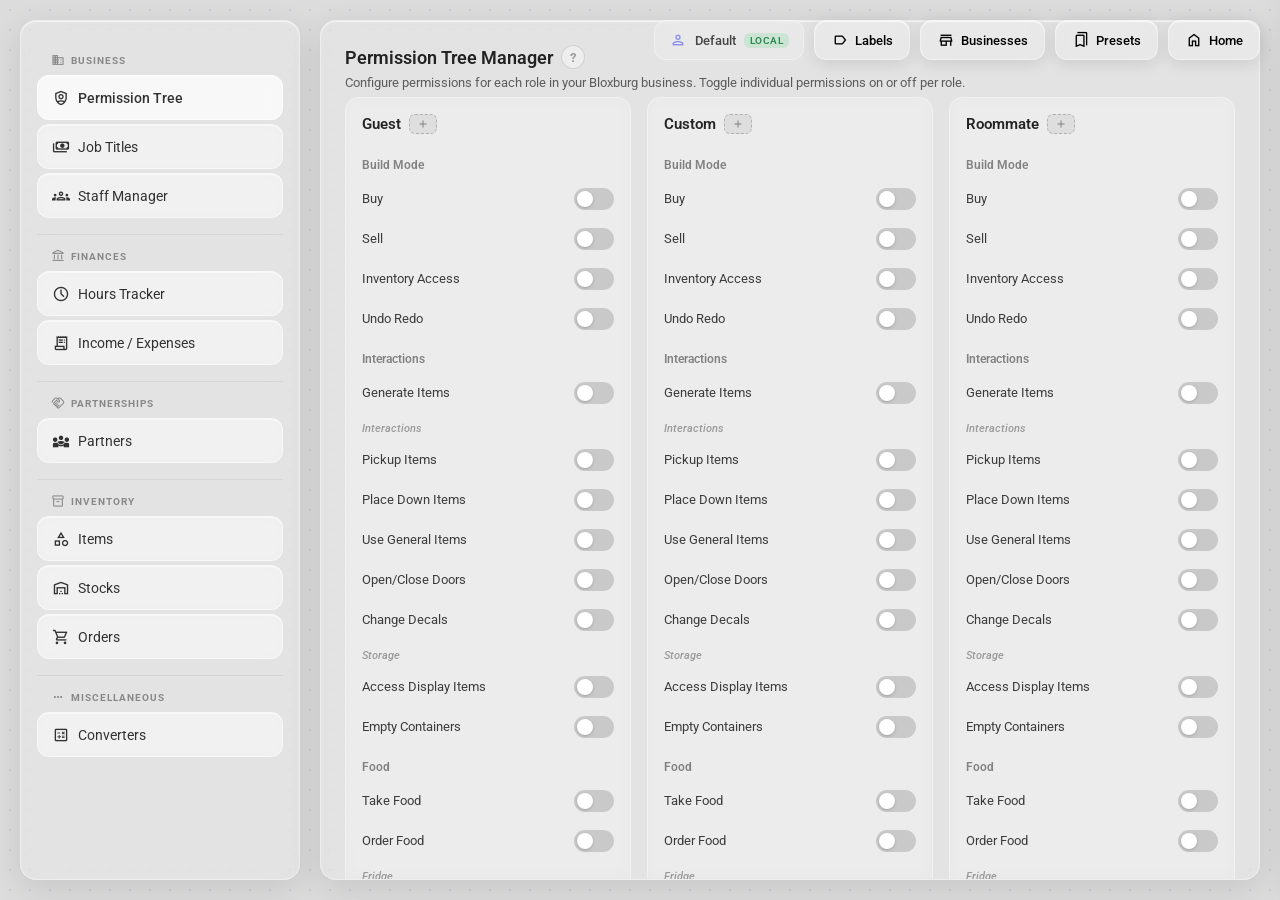
<file: bbbusinessman/index.html>
<!DOCTYPE html>
<html lang="en">

<head>
    <meta charset="UTF-8">
    <meta name="viewport" content="width=device-width, initial-scale=1.0">
    <title>Bloxburg Business Manager</title>

    <link rel="shortcut icon" href="/media/100006.png" type="image/x-icon">
    
    <link rel="stylesheet" href="https://fonts.googleapis.com/css2?family=Roboto:wght@300;400;500;600;700&display=swap" />
    <link rel="stylesheet" href="https://fonts.googleapis.com/css2?family=Material+Symbols+Outlined:opsz,wght,FILL,GRAD@20..48,100..700,0..1,-50..200" />
    <style>
        * {
            box-sizing: border-box;
            margin: 0;
            padding: 0;
            font-family: 'Roboto', sans-serif;
        }

        body {
            background: #DCDCDC url('https://cdn.ecxogames.ca/ecxogames/assets/794037.png') no-repeat center center / cover;
            color: black;
            display: flex;
            flex-direction: column;
            height: 100vh;
            overflow: hidden;
            position: relative;
        }

        .gridOverlay {
            position: absolute;
            top: 0;
            left: 0;
            width: 100vw;
            height: 100vh;
            z-index: 1;
            background-image: radial-gradient(circle, rgba(99, 102, 241, 0.15) 1px, transparent 1px);
            background-size: 20px 20px;
            pointer-events: none;
        }

        /* Themed UI controls */
        .GTextBtn {
            padding: 10px 16px;
            font-size: 13px;
            font-weight: 500;
            border: 1px solid rgba(255, 255, 255, 0.4);
            border-radius: 12px;
            background: rgba(255, 255, 255, 0.2);
            backdrop-filter: blur(12px);
            -webkit-backdrop-filter: blur(12px);
            color: black;
            cursor: pointer;
            transition: transform 0.2s ease, background 0.2s ease, box-shadow 0.2s ease;
            box-shadow: 0 4px 16px rgba(0, 0, 0, 0.1), inset 0 1px 1px rgba(255, 255, 255, 0.6);
            display: flex;
            align-items: center;
            gap: 6px;
            justify-content: center;
            white-space: nowrap;
        }

        .GTextBtn:hover {
            transform: scale(1.05);
            background: rgba(255, 255, 255, 0.35);
            box-shadow: 0 6px 20px rgba(0, 0, 0, 0.15), inset 0 1px 1px rgba(255, 255, 255, 0.8);
        }

        .GTextBtn .material-symbols-outlined {
            font-size: 18px;
        }

        .GTextBtn.primary {
            background: rgba(99, 102, 241, 0.3);
            border-color: rgba(99, 102, 241, 0.5);
        }

        .GTextBtn.primary:hover {
            background: rgba(99, 102, 241, 0.45);
        }

        .GTextBtn.danger {
            background: rgba(239, 68, 68, 0.2);
            border-color: rgba(239, 68, 68, 0.4);
        }

        .GTextBtn.danger:hover {
            background: rgba(239, 68, 68, 0.35);
        }

        /* Layout structure */
        .MainLayout {
            display: flex;
            width: 100%;
            height: 100vh;
            z-index: 10;
            position: relative;
        }

        /* Sidebar */
        .Sidebar {
            width: 280px;
            margin: 20px;
            height: calc(100vh - 40px);
            border-radius: 16px;
            background: rgba(255, 255, 255, 0.2);
            backdrop-filter: blur(16px);
            -webkit-backdrop-filter: blur(16px);
            border: 1px solid rgba(255, 255, 255, 0.4);
            box-shadow: 0 8px 32px rgba(0, 0, 0, 0.1), inset 0 1px 1px rgba(255, 255, 255, 0.6);
            padding: 24px 16px;
            display: flex;
            flex-direction: column;
            gap: 10px;
            overflow-y: auto;
            position: relative;
            z-index: 10;
            flex-shrink: 0;
        }

        .Sidebar::-webkit-scrollbar {
            width: 6px;
        }

        .Sidebar::-webkit-scrollbar-track {
            background: transparent;
        }

        .Sidebar::-webkit-scrollbar-thumb {
            background: rgba(0, 0, 0, 0.15);
            border-radius: 4px;
        }

        .SidebarTab {
            padding: 12px 14px;
            font-size: 14px;
            font-weight: 400;
            border: 1px solid rgba(255, 255, 255, 0.5);
            border-top-width: 2px;
            border-radius: 12px;
            background: rgba(255, 255, 255, 0.4);
            backdrop-filter: blur(8px);
            -webkit-backdrop-filter: blur(8px);
            color: rgba(0, 0, 0, 0.8);
            cursor: pointer;
            transition: all 0.2s ease;
            display: flex;
            align-items: center;
            gap: 8px;
        }

        .SidebarTab:hover {
            background: rgba(255, 255, 255, 0.55);
        }

        .SidebarTab.active {
            background: rgba(255, 255, 255, 0.7);
            border-color: rgba(255, 255, 255, 0.75);
            font-weight: 500;
        }

        .SidebarTab.inactive {
            opacity: 0.5;
        }

        /* Content Area */
        .ContentArea {
            flex: 1;
            margin: 20px 20px 20px 0;
            border-radius: 16px;
            background: rgba(255, 255, 255, 0.2);
            backdrop-filter: blur(16px);
            -webkit-backdrop-filter: blur(16px);
            border: 1px solid rgba(255, 255, 255, 0.4);
            box-shadow: 0 8px 32px rgba(0, 0, 0, 0.1), inset 0 1px 1px rgba(255, 255, 255, 0.6);
            padding: 24px;
            display: flex;
            flex-direction: column;
            gap: 16px;
            overflow-y: auto;
            position: relative;
            z-index: 10;
        }

        .ContentArea::-webkit-scrollbar {
            width: 6px;
        }

        .ContentArea::-webkit-scrollbar-track {
            background: transparent;
        }

        .ContentArea::-webkit-scrollbar-thumb {
            background: rgba(0, 0, 0, 0.15);
            border-radius: 4px;
        }

        .ContentTitle {
            font-size: 18px;
            font-weight: 600;
            color: rgba(0, 0, 0, 0.85);
        }

        .ContentDesc {
            font-size: 13px;
            color: rgba(0, 0, 0, 0.6);
            line-height: 1.5;
        }

        /* Page visibility */
        .page {
            display: none;
            flex-direction: column;
            gap: 16px;
            flex: 1;
        }

        .page.active {
            display: flex;
            gap: 4px;
        }

        /* ===== PERMISSION TREE MANAGER ===== */
        .PermissionGrid {
            display: grid;
            grid-template-columns: repeat(auto-fit, minmax(220px, 1fr));
            gap: 16px;
            flex: 1;
        }

        .RoleColumn {
            background: rgba(255, 255, 255, 0.15);
            border: 1px solid rgba(255, 255, 255, 0.35);
            border-radius: 14px;
            padding: 16px;
            display: flex;
            flex-direction: column;
            gap: 6px;
            backdrop-filter: blur(6px);
            -webkit-backdrop-filter: blur(6px);
        }

        .RoleHeader {
            display: flex;
            align-items: center;
            gap: 8px;
            margin-bottom: 8px;
            position: relative;
        }

        .RoleName {
            font-size: 15px;
            font-weight: 600;
            color: rgba(0, 0, 0, 0.85);
        }

        .RoleLabel {
            font-size: 11px;
            padding: 2px 8px;
            border-radius: 6px;
            background: rgba(255, 255, 255, 0.45);
            border: 1px solid rgba(255, 255, 255, 0.6);
            color: rgba(0, 0, 0, 0.6);
            font-weight: 500;
        }

        .PermCategory {
            font-size: 12px;
            font-weight: 600;
            color: rgba(0, 0, 0, 0.45);
            margin-top: 10px;
            margin-bottom: 4px;
            text-transform: capitalize;
        }

        .PermCategory:first-of-type {
            margin-top: 0;
        }

        .PermRow {
            display: flex;
            align-items: center;
            justify-content: space-between;
            padding: 6px 0;
        }

        .PermName {
            font-size: 13px;
            color: rgba(0, 0, 0, 0.75);
        }

        /* Toggle Switch */
        .toggle {
            position: relative;
            width: 40px;
            height: 22px;
            flex-shrink: 0;
        }

        .toggle input {
            opacity: 0;
            width: 0;
            height: 0;
        }

        .toggle-slider {
            position: absolute;
            cursor: pointer;
            top: 0;
            left: 0;
            right: 0;
            bottom: 0;
            background-color: rgba(0, 0, 0, 0.15);
            transition: 0.3s;
            border-radius: 22px;
        }

        .toggle-slider:before {
            position: absolute;
            content: "";
            height: 16px;
            width: 16px;
            left: 3px;
            bottom: 3px;
            background-color: white;
            transition: 0.3s;
            border-radius: 50%;
            box-shadow: 0 1px 3px rgba(0, 0, 0, 0.2);
        }

        .toggle input:checked + .toggle-slider {
            background-color: rgba(99, 102, 241, 0.7);
        }

        .toggle input:checked + .toggle-slider:before {
            transform: translateX(18px);
        }

        .PermSubCategory {
            font-size: 11px;
            color: rgba(0, 0, 0, 0.35);
            margin-top: 6px;
            margin-bottom: 2px;
            font-weight: 500;
            font-style: italic;
        }

        /* ===== SALARY MANAGER ===== */
        .SalarySection {
            display: flex;
            flex-direction: column;
            gap: 16px;
        }

        .form-group {
            display: flex;
            flex-direction: column;
            gap: 6px;
        }

        .form-group label {
            font-size: 13px;
            font-weight: 600;
            color: rgba(0, 0, 0, 0.7);
        }

        .form-group input,
        .form-group select {
            background: rgba(255, 255, 255, 0.3);
            border: 1px solid rgba(255, 255, 255, 0.5);
            color: black;
            padding: 10px 12px;
            border-radius: 8px;
            font-size: 13px;
            outline: none;
            backdrop-filter: blur(4px);
            transition: all 0.2s ease;
            font-family: 'Roboto', sans-serif;
        }

        .form-group input:focus,
        .form-group select:focus {
            background: rgba(255, 255, 255, 0.5);
            border-color: rgba(99, 102, 241, 0.6);
            box-shadow: 0 0 0 3px rgba(99, 102, 241, 0.2);
        }

        .form-group input::placeholder {
            color: rgba(0, 0, 0, 0.35);
        }

        .InputRow {
            display: flex;
            gap: 8px;
            align-items: flex-end;
        }

        .InputRow .form-group {
            flex: 1;
            min-width: 0;
        }

        .JobTitleList {
            display: flex;
            flex-direction: column;
            gap: 8px;
        }

        .JobTitleItem {
            display: flex;
            align-items: center;
            justify-content: space-between;
            background: rgba(255, 255, 255, 0.3);
            border: 1px solid rgba(255, 255, 255, 0.5);
            border-radius: 12px;
            padding: 12px 16px;
            backdrop-filter: blur(4px);
            -webkit-backdrop-filter: blur(4px);
            transition: all 0.2s ease;
        }

        .JobTitleItem:hover {
            background: rgba(255, 255, 255, 0.4);
        }

        .JobTitleItem.editing {
            border-color: rgba(99, 102, 241, 0.5);
            background: rgba(255, 255, 255, 0.45);
        }

        .JobTitleInfo {
            display: flex;
            flex-direction: column;
            gap: 2px;
        }

        .JobTitleName {
            font-size: 14px;
            font-weight: 500;
            color: rgba(0, 0, 0, 0.85);
        }

        .JobTitleLevel {
            font-size: 12px;
            color: rgba(0, 0, 0, 0.5);
        }

        .JobTitleWage {
            font-size: 16px;
            font-weight: 600;
            color: rgba(99, 102, 241, 0.9);
            min-width: 80px;
            text-align: right;
        }

        .JobTitleActions {
            display: flex;
            align-items: center;
            gap: 10px;
        }

        .RemoveJobBtn {
            background: none;
            border: none;
            cursor: pointer;
            color: rgba(239, 68, 68, 0.7);
            padding: 4px;
            border-radius: 6px;
            display: flex;
            align-items: center;
            justify-content: center;
            transition: all 0.2s;
        }

        .RemoveJobBtn:hover {
            background: rgba(239, 68, 68, 0.1);
            color: rgba(239, 68, 68, 0.9);
        }

        .JobActionBtn {
            background: none;
            border: none;
            cursor: pointer;
            color: rgba(0, 0, 0, 0.35);
            padding: 4px;
            border-radius: 6px;
            display: flex;
            align-items: center;
            justify-content: center;
            transition: all 0.2s;
        }

        .JobActionBtn:hover {
            background: rgba(99, 102, 241, 0.1);
            color: rgba(99, 102, 241, 0.8);
        }

        .JobCountBadge {
            display: inline-flex;
            align-items: center;
            justify-content: center;
            min-width: 22px;
            height: 22px;
            font-size: 11px;
            font-weight: 600;
            border-radius: 6px;
            background: rgba(99, 102, 241, 0.12);
            color: rgba(99, 102, 241, 0.85);
            border: 1px solid rgba(99, 102, 241, 0.2);
            padding: 0 5px;
        }

        .JobTotalCost {
            font-size: 11px;
            color: rgba(0, 0, 0, 0.4);
            text-align: right;
        }

        /* Budget Progress Bar */
        .BudgetBar {
            position: relative;
            height: 10px;
            background: rgba(0, 0, 0, 0.08);
            border-radius: 5px;
            overflow: hidden;
            display: flex;
        }

        .BudgetBarSegment {
            height: 100%;
            transition: width 0.4s ease;
            position: relative;
        }

        .BudgetBarSegment:first-child {
            border-radius: 5px 0 0 5px;
        }

        .BudgetBarSegment:last-child {
            border-radius: 0 5px 5px 0;
        }

        .BudgetBarSegment:first-child:last-child {
            border-radius: 5px;
        }

        .BudgetBarSegment + .BudgetBarSegment {
            border-left: 1px solid rgba(255, 255, 255, 0.5);
        }

        .BudgetBarFill {
            height: 100%;
            border-radius: 5px;
            transition: width 0.4s ease, background 0.4s ease;
            background: rgba(99, 102, 241, 0.6);
        }

        .BudgetBarFill.warning {
            background: rgba(245, 158, 11, 0.7);
        }

        .BudgetBarFill.over {
            background: rgba(239, 68, 68, 0.7);
        }

        .BudgetBarLabels {
            display: flex;
            justify-content: space-between;
            font-size: 11px;
            color: rgba(0, 0, 0, 0.45);
            margin-top: 4px;
        }

        .BudgetBarLabels .pct {
            font-weight: 600;
        }

        .BudgetDayTicks {
            display: flex;
            justify-content: space-between;
            margin-top: 2px;
            padding: 0 1px;
        }

        .BudgetDayTick {
            font-size: 9px;
            color: rgba(0, 0, 0, 0.35);
            text-align: center;
            flex: 1;
        }

        .HourlyRate {
            font-size: 11px;
            color: rgba(0, 0, 0, 0.45);
            font-weight: 400;
        }

        /* Inline editing */
        .InlineEditRow {
            display: flex;
            gap: 6px;
            align-items: center;
            padding: 4px 0;
        }

        .InlineEditRow input,
        .InlineEditRow select {
            background: rgba(255, 255, 255, 0.5);
            border: 1px solid rgba(99, 102, 241, 0.3);
            color: black;
            padding: 5px 8px;
            border-radius: 6px;
            font-size: 12px;
            outline: none;
            font-family: 'Roboto', sans-serif;
        }

        .InlineEditRow input:focus,
        .InlineEditRow select:focus {
            border-color: rgba(99, 102, 241, 0.6);
            box-shadow: 0 0 0 2px rgba(99, 102, 241, 0.15);
        }

        .PayStatusLabel {
            font-size: 11px;
            font-weight: 600;
            padding: 2px 8px;
            border-radius: 6px;
            text-transform: uppercase;
            letter-spacing: 0.3px;
            white-space: nowrap;
        }

        .PayStatusLabel.average {
            background: rgba(99, 102, 241, 0.15);
            color: rgba(99, 102, 241, 0.9);
            border: 1px solid rgba(99, 102, 241, 0.3);
        }

        .PayStatusLabel.underpaid {
            background: rgba(239, 68, 68, 0.12);
            color: rgba(220, 38, 38, 0.9);
            border: 1px solid rgba(239, 68, 68, 0.3);
        }

        .PayStatusLabel.overpaid {
            background: rgba(34, 197, 94, 0.12);
            color: rgba(22, 163, 74, 0.9);
            border: 1px solid rgba(34, 197, 94, 0.3);
        }

        .JobTitleRange {
            font-size: 11px;
            color: rgba(0, 0, 0, 0.4);
        }

        .SalaryModeToggle {
            display: flex;
            gap: 4px;
            background: rgba(255, 255, 255, 0.25);
            border: 1px solid rgba(255, 255, 255, 0.45);
            border-radius: 10px;
            padding: 3px;
            align-self: flex-start;
        }

        .SalaryModeToggle button {
            padding: 6px 14px;
            font-size: 12px;
            font-weight: 500;
            border: none;
            border-radius: 8px;
            background: transparent;
            color: rgba(0, 0, 0, 0.6);
            cursor: pointer;
            transition: all 0.2s ease;
            font-family: 'Roboto', sans-serif;
        }

        .SalaryModeToggle button.active {
            background: rgba(255, 255, 255, 0.6);
            color: rgba(0, 0, 0, 0.85);
            box-shadow: 0 2px 8px rgba(0, 0, 0, 0.08);
        }

        .SectionHeader {
            font-size: 14px;
            font-weight: 600;
            color: rgba(0, 0, 0, 0.8);
            margin-top: 4px;
            padding-bottom: 8px;
            border-bottom: 1px solid rgba(0, 0, 0, 0.1);
            text-transform: uppercase;
            letter-spacing: 0.5px;
        }

        .ResultsSummary {
            display: flex;
            gap: 12px;
            flex-wrap: wrap;
        }

        .SummaryCard {
            flex: 1;
            min-width: 140px;
            background: rgba(255, 255, 255, 0.3);
            border: 1px solid rgba(255, 255, 255, 0.5);
            border-radius: 12px;
            padding: 14px 16px;
            backdrop-filter: blur(4px);
            -webkit-backdrop-filter: blur(4px);
        }

        .SummaryCard .label {
            font-size: 11px;
            color: rgba(0, 0, 0, 0.5);
            font-weight: 500;
            text-transform: uppercase;
            letter-spacing: 0.3px;
        }

        .SummaryCard .value {
            font-size: 20px;
            font-weight: 700;
            color: rgba(0, 0, 0, 0.85);
            margin-top: 4px;
        }

        .SummaryCard .sub {
            font-size: 11px;
            color: rgba(0, 0, 0, 0.4);
            margin-top: 2px;
        }

        .EmptyState {
            text-align: center;
            padding: 40px 20px;
            color: rgba(0, 0, 0, 0.4);
            font-size: 14px;
        }

        .EmptyState .material-symbols-outlined {
            font-size: 48px;
            margin-bottom: 12px;
            opacity: 0.4;
        }

        /* Modal Overlay */
        .ModalOverlay {
            position: fixed;
            top: 0; left: 0;
            width: 100vw; height: 100vh;
            background: rgba(0, 0, 0, 0.25);
            backdrop-filter: blur(4px);
            -webkit-backdrop-filter: blur(4px);
            z-index: 1000;
            display: flex;
            align-items: center;
            justify-content: center;
            opacity: 0;
            pointer-events: none;
            transition: opacity 0.25s ease;
        }

        .ModalOverlay.open {
            opacity: 1;
            pointer-events: all;
        }

        .ModalContent {
            background: rgba(255, 255, 255, 0.65);
            backdrop-filter: blur(24px);
            -webkit-backdrop-filter: blur(24px);
            border: 1px solid rgba(255, 255, 255, 0.6);
            border-radius: 18px;
            box-shadow: 0 12px 48px rgba(0, 0, 0, 0.15), inset 0 1px 1px rgba(255, 255, 255, 0.8);
            padding: 28px;
            min-width: 420px;
            max-width: 600px;
            max-height: 80vh;
            overflow-y: auto;
            display: flex;
            flex-direction: column;
            gap: 16px;
        }

        .ModalContent::-webkit-scrollbar { width: 6px; }
        .ModalContent::-webkit-scrollbar-track { background: transparent; }
        .ModalContent::-webkit-scrollbar-thumb { background: rgba(0,0,0,0.12); border-radius: 4px; }

        .ModalTitle {
            font-size: 18px;
            font-weight: 600;
            color: rgba(0, 0, 0, 0.85);
            display: flex;
            align-items: center;
            justify-content: space-between;
        }

        .ModalClose {
            background: none;
            border: none;
            cursor: pointer;
            color: rgba(0, 0, 0, 0.5);
            padding: 4px;
            border-radius: 8px;
            display: flex;
            align-items: center;
            transition: all 0.2s;
        }

        .ModalClose:hover {
            background: rgba(0, 0, 0, 0.06);
            color: rgba(0, 0, 0, 0.8);
        }

        /* Label pills */
        .LabelPill {
            display: inline-flex;
            align-items: center;
            font-size: 11px;
            padding: 2px 8px;
            border-radius: 6px;
            font-weight: 500;
            color: white;
            white-space: nowrap;
            text-shadow: 0 1px 2px rgba(0, 0, 0, 0.2);
        }

        .LabelPills {
            display: flex;
            flex-wrap: wrap;
            gap: 4px;
            align-items: center;
        }

        .AddLabelBtn {
            background: rgba(0, 0, 0, 0.06);
            border: 1px dashed rgba(0, 0, 0, 0.2);
            border-radius: 6px;
            padding: 2px 6px;
            font-size: 11px;
            color: rgba(0, 0, 0, 0.4);
            cursor: pointer;
            display: flex;
            align-items: center;
            transition: all 0.2s;
        }

        .AddLabelBtn:hover {
            background: rgba(0, 0, 0, 0.1);
            color: rgba(0, 0, 0, 0.6);
        }

        /* Label editor rows */
        .LabelEditorRow {
            display: flex;
            align-items: center;
            gap: 8px;
            padding: 8px 12px;
            background: rgba(255, 255, 255, 0.3);
            border: 1px solid rgba(255, 255, 255, 0.5);
            border-radius: 10px;
        }

        .LabelEditorRow input[type="color"] {
            width: 28px;
            height: 28px;
            border: none;
            border-radius: 6px;
            cursor: pointer;
            padding: 0;
            background: none;
        }

        .LabelEditorRow input[type="text"] {
            flex: 1;
            background: rgba(255, 255, 255, 0.4);
            border: 1px solid rgba(255, 255, 255, 0.5);
            color: black;
            padding: 6px 10px;
            border-radius: 6px;
            font-size: 13px;
            outline: none;
            font-family: 'Roboto', sans-serif;
        }

        .LabelEditorRow input[type="text"]:focus {
            border-color: rgba(99, 102, 241, 0.5);
            box-shadow: 0 0 0 2px rgba(99, 102, 241, 0.15);
        }

        /* Range editor rows */
        .RangeEditorRow {
            display: flex;
            align-items: flex-end;
            gap: 8px;
            padding: 10px 12px;
            background: rgba(255, 255, 255, 0.3);
            border: 1px solid rgba(255, 255, 255, 0.5);
            border-radius: 10px;
        }

        .RangeEditorRow .form-group { min-width: 0; }
        .RangeEditorRow label { font-size: 10px !important; color: rgba(0,0,0,0.45) !important; }
        .RangeEditorRow input { width: 100%; }

        /* Label assign dropdown */
        .LabelDropdown {
            position: absolute;
            top: 100%;
            left: 0;
            min-width: 160px;
            background: rgba(255, 255, 255, 0.75);
            backdrop-filter: blur(20px);
            -webkit-backdrop-filter: blur(20px);
            border: 1px solid rgba(255, 255, 255, 0.6);
            border-radius: 10px;
            box-shadow: 0 6px 24px rgba(0, 0, 0, 0.12);
            padding: 6px;
            z-index: 50;
            display: flex;
            flex-direction: column;
            gap: 2px;
        }

        .LabelDropdownItem {
            display: flex;
            align-items: center;
            gap: 8px;
            padding: 6px 10px;
            border-radius: 6px;
            cursor: pointer;
            font-size: 13px;
            color: rgba(0, 0, 0, 0.75);
            transition: background 0.15s;
        }

        .LabelDropdownItem:hover {
            background: rgba(0, 0, 0, 0.06);
        }

        .LabelDropdownItem .check {
            font-size: 16px;
            width: 18px;
            color: rgba(99, 102, 241, 0.8);
        }

        .LabelColorDot {
            width: 12px;
            height: 12px;
            border-radius: 50%;
            flex-shrink: 0;
        }

        /* Preset items */
        .PresetItem {
            display: flex;
            justify-content: space-between;
            align-items: center;
            background: rgba(255, 255, 255, 0.3);
            padding: 12px 16px;
            border-radius: 12px;
            border: 1px solid rgba(255, 255, 255, 0.5);
            backdrop-filter: blur(4px);
        }

        .PresetItem span {
            font-weight: 500;
            font-size: 14px;
        }

        .PresetActions {
            display: flex;
            gap: 6px;
        }

        /* Modal Tabs */
        .ModalTabBar {
            display: flex;
            gap: 4px;
            background: rgba(255, 255, 255, 0.25);
            border: 1px solid rgba(255, 255, 255, 0.45);
            border-radius: 10px;
            padding: 3px;
            align-self: flex-start;
        }

        .ModalTabBtn {
            padding: 6px 14px;
            font-size: 12px;
            font-weight: 500;
            border: none;
            border-radius: 8px;
            background: transparent;
            color: rgba(0, 0, 0, 0.6);
            cursor: pointer;
            transition: all 0.2s ease;
            font-family: 'Roboto', sans-serif;
        }

        .ModalTabBtn.active {
            background: rgba(255, 255, 255, 0.6);
            color: rgba(0, 0, 0, 0.85);
            box-shadow: 0 2px 8px rgba(0, 0, 0, 0.08);
        }

        /* Range slider rows (Customize tab) */
        .RangeSliderRow {
            display: flex;
            align-items: center;
            gap: 12px;
            padding: 12px;
            background: rgba(255, 255, 255, 0.3);
            border: 1px solid rgba(255, 255, 255, 0.5);
            border-radius: 10px;
        }

        .RangeSliderRow .lvl-num {
            font-weight: 600;
            font-size: 13px;
            color: rgba(0, 0, 0, 0.6);
            min-width: 16px;
            text-align: center;
        }

        .RangeSliderRow .slider-block {
            flex: 1;
            display: flex;
            flex-direction: column;
            gap: 6px;
        }

        .RangeSliderRow input[type="range"] {
            width: 100%;
            height: 6px;
            -webkit-appearance: none;
            appearance: none;
            background: rgba(0, 0, 0, 0.1);
            border-radius: 3px;
            outline: none;
        }

        .RangeSliderRow input[type="range"]::-webkit-slider-thumb {
            -webkit-appearance: none;
            width: 18px;
            height: 18px;
            border-radius: 50%;
            background: rgba(99, 102, 241, 0.8);
            cursor: pointer;
            box-shadow: 0 2px 6px rgba(0, 0, 0, 0.2);
        }

        .RangeSliderRow .range-info {
            display: flex;
            justify-content: space-between;
            font-size: 11px;
            color: rgba(0, 0, 0, 0.45);
        }

        .RangeSliderRow .range-mid {
            font-weight: 600;
            color: rgba(99, 102, 241, 0.8);
            font-size: 13px;
        }

        /* ===== BUSINESS LABELS ===== */
        .BusinessLabelPill {
            display: inline-flex;
            align-items: center;
            font-size: 11px;
            padding: 2px 8px;
            border-radius: 6px;
            font-weight: 500;
            color: white;
            white-space: nowrap;
            text-shadow: 0 1px 2px rgba(0, 0, 0, 0.2);
        }

        .BusinessLabelFilter {
            display: flex;
            flex-wrap: wrap;
            gap: 6px;
            align-items: center;
        }

        .BusinessLabelFilterBtn {
            padding: 4px 10px;
            font-size: 11px;
            font-weight: 500;
            border: 1px solid rgba(255, 255, 255, 0.4);
            border-radius: 8px;
            background: rgba(255, 255, 255, 0.2);
            cursor: pointer;
            transition: all 0.2s;
            display: flex;
            align-items: center;
            gap: 4px;
        }

        .BusinessLabelFilterBtn.active {
            background: rgba(255, 255, 255, 0.5);
            border-color: rgba(255, 255, 255, 0.6);
            box-shadow: 0 2px 8px rgba(0, 0, 0, 0.08);
        }

        .BusinessLabelFilterBtn:hover {
            background: rgba(255, 255, 255, 0.35);
        }

        /* ===== STAFF MANAGER ===== */
        .StaffGrid {
            display: grid;
            grid-template-columns: repeat(auto-fill, minmax(200px, 1fr));
            gap: 14px;
        }

        .StaffCard {
            background: rgba(255, 255, 255, 0.3);
            border: 1px solid rgba(255, 255, 255, 0.5);
            border-radius: 14px;
            padding: 16px;
            backdrop-filter: blur(6px);
            -webkit-backdrop-filter: blur(6px);
            display: flex;
            flex-direction: column;
            align-items: center;
            gap: 8px;
            text-align: center;
            transition: all 0.2s ease;
            position: relative;
        }

        .StaffCard:hover {
            background: rgba(255, 255, 255, 0.4);
        }

        .StaffAvatar {
            width: 64px;
            height: 64px;
            border-radius: 50%;
            object-fit: cover;
            border: 2px solid rgba(255, 255, 255, 0.6);
            box-shadow: 0 2px 10px rgba(0, 0, 0, 0.1);
            background: rgba(255, 255, 255, 0.3);
        }

        .StaffAvatarPlaceholder {
            width: 64px;
            height: 64px;
            border-radius: 50%;
            border: 2px solid rgba(255, 255, 255, 0.6);
            box-shadow: 0 2px 10px rgba(0, 0, 0, 0.1);
            background: rgba(99, 102, 241, 0.12);
            display: flex;
            align-items: center;
            justify-content: center;
            color: rgba(99, 102, 241, 0.6);
        }

        .StaffName {
            font-size: 14px;
            font-weight: 600;
            color: rgba(0, 0, 0, 0.85);
        }

        .StaffUsername {
            font-size: 12px;
            color: rgba(0, 0, 0, 0.45);
        }

        .StaffJob {
            font-size: 12px;
            font-weight: 500;
            color: rgba(99, 102, 241, 0.85);
            background: rgba(99, 102, 241, 0.1);
            border: 1px solid rgba(99, 102, 241, 0.2);
            padding: 2px 8px;
            border-radius: 6px;
        }

        .StaffSalary {
            font-size: 13px;
            font-weight: 600;
            color: rgba(0, 0, 0, 0.7);
        }

        .StaffCardActions {
            position: absolute;
            top: 8px;
            right: 8px;
            display: flex;
            gap: 4px;
            opacity: 0;
            transition: opacity 0.2s;
        }

        .StaffCard:hover .StaffCardActions {
            opacity: 1;
        }

        .StaffCardBtn {
            background: rgba(255, 255, 255, 0.5);
            border: 1px solid rgba(255, 255, 255, 0.6);
            border-radius: 6px;
            cursor: pointer;
            padding: 3px;
            display: flex;
            align-items: center;
            justify-content: center;
            transition: all 0.2s;
        }

        .StaffCardBtn:hover {
            background: rgba(255, 255, 255, 0.7);
        }

        .StaffCardBtn.danger:hover {
            background: rgba(239, 68, 68, 0.15);
        }

        .AddStaffCard {
            background: rgba(255, 255, 255, 0.15);
            border: 2px dashed rgba(0, 0, 0, 0.15);
            border-radius: 14px;
            padding: 16px;
            display: flex;
            flex-direction: column;
            align-items: center;
            justify-content: center;
            gap: 8px;
            cursor: pointer;
            transition: all 0.2s ease;
            min-height: 160px;
            color: rgba(0, 0, 0, 0.35);
        }

        .AddStaffCard:hover {
            background: rgba(255, 255, 255, 0.25);
            border-color: rgba(99, 102, 241, 0.3);
            color: rgba(99, 102, 241, 0.6);
        }

        /* Avatar preview in modal */
        .AvatarPreview {
            width: 80px;
            height: 80px;
            border-radius: 50%;
            object-fit: cover;
            border: 2px solid rgba(255, 255, 255, 0.6);
            box-shadow: 0 2px 10px rgba(0, 0, 0, 0.1);
            align-self: center;
        }

        .AvatarPreviewPlaceholder {
            width: 80px;
            height: 80px;
            border-radius: 50%;
            border: 2px dashed rgba(0, 0, 0, 0.15);
            display: flex;
            align-items: center;
            justify-content: center;
            align-self: center;
            color: rgba(0, 0, 0, 0.3);
            background: rgba(255, 255, 255, 0.2);
            cursor: pointer;
        }

        .AvatarPreviewPlaceholder:hover {
            border-color: rgba(99, 102, 241, 0.3);
            color: rgba(99, 102, 241, 0.5);
        }

        /* Top Buttons */
        .TopButtons {
            position: absolute;
            top: 20px;
            right: 20px;
            display: flex;
            gap: 10px;
            z-index: 100;
        }

        /* ===== SIDEBAR CATEGORIES ===== */
        .SidebarCategory {
            display: flex;
            flex-direction: column;
            gap: 4px;
        }

        .SidebarCategoryHeader {
            font-size: 10px;
            font-weight: 700;
            text-transform: uppercase;
            letter-spacing: 1px;
            color: rgba(0, 0, 0, 0.4);
            padding: 8px 14px 4px;
            display: flex;
            align-items: center;
            gap: 6px;
        }

        .SidebarCategoryHeader .material-symbols-outlined {
            font-size: 14px;
        }

        .SidebarCategory + .SidebarCategory {
            margin-top: 6px;
            padding-top: 6px;
            border-top: 1px solid rgba(0, 0, 0, 0.06);
        }

        /* Job disabled state */
        .JobTitleItem.disabled {
            opacity: 0.45;
        }

        .JobTitleItem.disabled .JobTitleName {
            text-decoration: line-through;
        }

        .JobAvailableSlots {
            font-size: 10px;
            font-weight: 500;
            padding: 2px 6px;
            border-radius: 5px;
            white-space: nowrap;
        }

        .JobAvailableSlots.full {
            background: rgba(34, 197, 94, 0.12);
            color: rgba(22, 163, 74, 0.85);
            border: 1px solid rgba(34, 197, 94, 0.25);
        }

        .JobAvailableSlots.partial {
            background: rgba(245, 158, 11, 0.12);
            color: rgba(180, 110, 0, 0.85);
            border: 1px solid rgba(245, 158, 11, 0.25);
        }

        .JobAvailableSlots.empty {
            background: rgba(99, 102, 241, 0.08);
            color: rgba(99, 102, 241, 0.65);
            border: 1px solid rgba(99, 102, 241, 0.2);
        }

        .StaffSalaryBreakdown {
            font-size: 11px;
            color: rgba(0, 0, 0, 0.4);
        }

        /* ===== CONVERTERS ===== */
        .ConverterCard {
            background: rgba(255, 255, 255, 0.3);
            border: 1px solid rgba(255, 255, 255, 0.5);
            border-radius: 14px;
            padding: 20px;
            backdrop-filter: blur(6px);
            display: flex;
            flex-direction: column;
            gap: 14px;
        }

        .ConverterCard .converter-title {
            font-size: 15px;
            font-weight: 600;
            color: rgba(0, 0, 0, 0.85);
            display: flex;
            align-items: center;
            gap: 8px;
        }

        .ConverterRow {
            display: flex;
            align-items: center;
            gap: 12px;
        }

        .ConverterRow .form-group { flex: 1; min-width: 0; }

        .ConverterRow .swap-icon {
            color: rgba(99, 102, 241, 0.6);
            margin-top: 18px;
        }

        .ConverterRate {
            font-size: 12px;
            color: rgba(0, 0, 0, 0.45);
            font-style: italic;
        }

        /* ===== RECORD VIEWS (Hours/Finance) ===== */
        .RecordGrid {
            display: grid;
            grid-template-columns: repeat(auto-fill, minmax(260px, 1fr));
            gap: 14px;
        }

        .RecordCard {
            background: rgba(255, 255, 255, 0.3);
            border: 1px solid rgba(255, 255, 255, 0.5);
            border-radius: 14px;
            padding: 18px;
            backdrop-filter: blur(6px);
            cursor: pointer;
            transition: all 0.2s ease;
            display: flex;
            flex-direction: column;
            gap: 8px;
            position: relative;
        }

        .RecordCard:hover { background: rgba(255, 255, 255, 0.4); }

        .RecordCardTitle {
            font-size: 15px;
            font-weight: 600;
            color: rgba(0, 0, 0, 0.85);
        }

        .RecordCardMeta {
            font-size: 12px;
            color: rgba(0, 0, 0, 0.5);
            display: flex;
            align-items: center;
            gap: 4px;
        }

        .RecordCardStats {
            display: flex;
            gap: 12px;
            font-size: 12px;
            color: rgba(0, 0, 0, 0.5);
        }

        .RecordCardActions {
            position: absolute;
            top: 10px;
            right: 10px;
            display: flex;
            gap: 4px;
            opacity: 0;
            transition: opacity 0.2s;
        }

        .RecordCard:hover .RecordCardActions { opacity: 1; }

        .AddRecordCard {
            background: rgba(255, 255, 255, 0.15);
            border: 2px dashed rgba(0, 0, 0, 0.15);
            border-radius: 14px;
            padding: 18px;
            display: flex;
            flex-direction: column;
            align-items: center;
            justify-content: center;
            gap: 8px;
            cursor: pointer;
            transition: all 0.2s ease;
            min-height: 120px;
            color: rgba(0, 0, 0, 0.35);
        }

        .AddRecordCard:hover {
            background: rgba(255, 255, 255, 0.25);
            border-color: rgba(99, 102, 241, 0.3);
            color: rgba(99, 102, 241, 0.6);
        }

        .BackBtn {
            background: none;
            border: none;
            cursor: pointer;
            padding: 4px;
            border-radius: 8px;
            display: flex;
            align-items: center;
            transition: all 0.2s;
            color: rgba(0, 0, 0, 0.5);
        }

        .BackBtn:hover {
            background: rgba(0, 0, 0, 0.06);
            color: rgba(0, 0, 0, 0.8);
        }

        .TimeEntryRow {
            display: flex;
            align-items: center;
            gap: 10px;
            background: rgba(255, 255, 255, 0.3);
            border: 1px solid rgba(255, 255, 255, 0.5);
            border-radius: 12px;
            padding: 12px 16px;
            backdrop-filter: blur(4px);
        }

        .TimeEntryRow .emp-info { flex: 1; min-width: 0; }

        .TimeEntryRow .emp-name {
            font-size: 14px;
            font-weight: 500;
            color: rgba(0, 0, 0, 0.85);
        }

        .TimeEntryRow .emp-job {
            font-size: 12px;
            color: rgba(99, 102, 241, 0.8);
        }

        .TimeEntryRow input[type="time"] {
            background: rgba(255, 255, 255, 0.5);
            border: 1px solid rgba(255, 255, 255, 0.6);
            color: black;
            padding: 6px 8px;
            border-radius: 6px;
            font-size: 12px;
            outline: none;
            font-family: 'Roboto', sans-serif;
        }

        .TimeEntryRow input[type="time"]:focus {
            border-color: rgba(99, 102, 241, 0.5);
            box-shadow: 0 0 0 2px rgba(99, 102, 241, 0.15);
        }

        .TimeEntryRow .hours-badge {
            font-size: 12px;
            font-weight: 600;
            color: rgba(99, 102, 241, 0.85);
            min-width: 40px;
            text-align: center;
        }

        .TimeEntryRow .pay-badge {
            font-size: 13px;
            font-weight: 600;
            color: rgba(0, 0, 0, 0.7);
            min-width: 60px;
            text-align: right;
        }

        .FinanceEntryRow {
            display: flex;
            align-items: center;
            gap: 10px;
            background: rgba(255, 255, 255, 0.3);
            border: 1px solid rgba(255, 255, 255, 0.5);
            border-radius: 12px;
            padding: 12px 16px;
            backdrop-filter: blur(4px);
        }

        .FinanceEntryRow .entry-type {
            font-size: 11px;
            font-weight: 600;
            padding: 2px 8px;
            border-radius: 6px;
            text-transform: uppercase;
            white-space: nowrap;
        }

        .FinanceEntryRow .entry-type.income {
            background: rgba(34, 197, 94, 0.12);
            color: rgba(22, 163, 74, 0.9);
            border: 1px solid rgba(34, 197, 94, 0.3);
        }

        .FinanceEntryRow .entry-type.expense {
            background: rgba(239, 68, 68, 0.12);
            color: rgba(220, 38, 38, 0.9);
            border: 1px solid rgba(239, 68, 68, 0.3);
        }

        .FinanceEntryRow .entry-desc {
            flex: 1;
            font-size: 14px;
            color: rgba(0, 0, 0, 0.8);
        }

        .FinanceEntryRow .entry-amount {
            font-size: 14px;
            font-weight: 600;
            min-width: 70px;
            text-align: right;
        }

        .FinanceEntryRow .entry-amount.income { color: rgba(22, 163, 74, 0.9); }
        .FinanceEntryRow .entry-amount.expense { color: rgba(220, 38, 38, 0.9); }

        /* ===== PARTNERSHIPS ===== */
        .PartnerGrid {
            display: grid;
            grid-template-columns: repeat(auto-fill, minmax(280px, 1fr));
            gap: 14px;
        }

        .PartnerCard {
            background: rgba(255, 255, 255, 0.3);
            border: 1px solid rgba(255, 255, 255, 0.5);
            border-radius: 14px;
            padding: 18px;
            backdrop-filter: blur(6px);
            cursor: pointer;
            transition: all 0.2s ease;
            display: flex;
            gap: 14px;
            align-items: flex-start;
            position: relative;
        }

        .PartnerCard:hover { background: rgba(255, 255, 255, 0.4); }

        .PartnerLogo {
            width: 52px;
            height: 52px;
            border-radius: 12px;
            object-fit: cover;
            border: 1px solid rgba(255, 255, 255, 0.5);
            background: rgba(255, 255, 255, 0.3);
            flex-shrink: 0;
        }

        .PartnerLogoPlaceholder {
            width: 52px;
            height: 52px;
            border-radius: 12px;
            border: 1px solid rgba(255, 255, 255, 0.5);
            background: rgba(99, 102, 241, 0.08);
            display: flex;
            align-items: center;
            justify-content: center;
            color: rgba(99, 102, 241, 0.5);
            flex-shrink: 0;
        }

        .PartnerInfo {
            flex: 1;
            min-width: 0;
            display: flex;
            flex-direction: column;
            gap: 4px;
        }

        .PartnerName {
            font-size: 15px;
            font-weight: 600;
            color: rgba(0, 0, 0, 0.85);
        }

        .PartnerOwner {
            font-size: 12px;
            color: rgba(0, 0, 0, 0.5);
        }

        .PartnerDesc {
            font-size: 12px;
            color: rgba(0, 0, 0, 0.5);
            line-height: 1.4;
            overflow: hidden;
            text-overflow: ellipsis;
            display: -webkit-box;
            -webkit-line-clamp: 2;
            line-clamp: 2;
            -webkit-box-orient: vertical;
        }

        .PartnerNetWorth {
            font-size: 13px;
            font-weight: 600;
            color: rgba(99, 102, 241, 0.85);
        }

        .PartnerCardActions {
            position: absolute;
            top: 10px;
            right: 10px;
            display: flex;
            gap: 4px;
            opacity: 0;
            transition: opacity 0.2s;
        }

        .PartnerCard:hover .PartnerCardActions { opacity: 1; }

        .TransactionRow {
            display: flex;
            align-items: center;
            gap: 10px;
            background: rgba(255, 255, 255, 0.3);
            border: 1px solid rgba(255, 255, 255, 0.5);
            border-radius: 12px;
            padding: 12px 16px;
            backdrop-filter: blur(4px);
        }

        .TransactionRow .tx-date {
            font-size: 11px;
            color: rgba(0, 0, 0, 0.4);
            min-width: 70px;
        }

        .TransactionRow .tx-type {
            font-size: 11px;
            font-weight: 600;
            padding: 2px 8px;
            border-radius: 6px;
            text-transform: uppercase;
            white-space: nowrap;
        }

        .TransactionRow .tx-type.investment {
            background: rgba(99, 102, 241, 0.12);
            color: rgba(99, 102, 241, 0.9);
            border: 1px solid rgba(99, 102, 241, 0.3);
        }

        .TransactionRow .tx-type.income {
            background: rgba(34, 197, 94, 0.12);
            color: rgba(22, 163, 74, 0.9);
            border: 1px solid rgba(34, 197, 94, 0.3);
        }

        .TransactionRow .tx-type.expense {
            background: rgba(239, 68, 68, 0.12);
            color: rgba(220, 38, 38, 0.9);
            border: 1px solid rgba(239, 68, 68, 0.3);
        }

        .TransactionRow .tx-desc {
            flex: 1;
            font-size: 14px;
            color: rgba(0, 0, 0, 0.8);
        }

        .TransactionRow .tx-amount {
            font-size: 14px;
            font-weight: 600;
            min-width: 70px;
            text-align: right;
        }

        /* ===== INVENTORY ===== */
        .InventoryGrid {
            display: grid;
            grid-template-columns: repeat(auto-fill, minmax(220px, 1fr));
            gap: 12px;
            margin-top: 16px;
        }

        .InventoryGrid.view-grid {
            grid-template-columns: repeat(6, 1fr);
        }

        .InventoryGrid.view-rows {
            display: flex;
            flex-direction: column;
            gap: 6px;
        }

        .InventoryGrid.view-rows .ItemCard {
            flex-direction: row;
            align-items: center;
            overflow: visible;
        }

        .InventoryGrid.view-rows .ItemCardImage {
            width: 48px;
            height: 48px;
            min-width: 48px;
            border-radius: 10px;
            margin: 10px;
            margin-right: 0;
        }

        .InventoryGrid.view-rows .ItemCardBody {
            flex-direction: row;
            align-items: center;
            gap: 12px;
            flex: 1;
            padding: 10px 14px;
        }

        .InventoryGrid.view-rows .ItemCardName { flex: 1; min-width: 0; }
        .InventoryGrid.view-rows .ItemCardPrice { font-size: 13px; }
        .InventoryGrid.view-rows .ItemCardActions {
            position: static;
            opacity: 0;
            margin: 0 8px;
        }

        .InventoryGrid.view-rows .ItemCard:hover .ItemCardActions { opacity: 1; }

        .InventoryGrid.view-rows .AddItemCard {
            flex-direction: row;
            min-height: auto;
            padding: 12px 16px;
            gap: 8px;
        }

        .InventoryGrid.view-rows .AddItemCard .material-symbols-outlined {
            font-size: 20px !important;
        }

        .ItemCardTypeBadge {
            font-size: 10px;
            font-weight: 600;
            text-transform: uppercase;
            letter-spacing: 0.3px;
            padding: 2px 6px;
            border-radius: 5px;
            align-self: flex-start;
        }

        .ItemCardTypeBadge.resell {
            background: rgba(16, 185, 129, 0.12);
            color: rgba(5, 120, 80, 0.8);
        }

        .ItemCardTypeBadge.rental {
            background: rgba(245, 158, 11, 0.12);
            color: rgba(180, 110, 0, 0.8);
        }

        .ItemCardPricing {
            font-size: 11px;
            color: rgba(0, 0, 0, 0.4);
            line-height: 1.3;
        }

        .ViewToggleBar {
            display: flex;
            align-items: center;
            gap: 6px;
            margin-bottom: 4px;
        }

        .ViewToggleBtn {
            background: rgba(255, 255, 255, 0.2);
            border: 1px solid rgba(255, 255, 255, 0.3);
            border-radius: 8px;
            padding: 4px 8px;
            cursor: pointer;
            display: flex;
            align-items: center;
            gap: 4px;
            font-size: 11px;
            font-weight: 500;
            color: rgba(0, 0, 0, 0.4);
            transition: all 0.15s;
        }

        .ViewToggleBtn:hover { background: rgba(255, 255, 255, 0.35); }

        .ViewToggleBtn.active {
            background: rgba(99, 102, 241, 0.12);
            border-color: rgba(99, 102, 241, 0.3);
            color: rgba(99, 102, 241, 0.8);
        }

        .CategoryGroup {
            margin-bottom: 12px;
        }

        .CategoryGroupTitle {
            font-size: 12px;
            font-weight: 700;
            text-transform: uppercase;
            letter-spacing: 0.5px;
            color: rgba(0, 0, 0, 0.4);
            padding: 6px 0;
            margin-bottom: 6px;
            border-bottom: 1px solid rgba(0, 0, 0, 0.06);
            display: flex;
            align-items: center;
            gap: 6px;
            cursor: pointer;
        }

        .CategoryGroupTitle:hover { color: rgba(0, 0, 0, 0.6); }

        .CategoryGroupTitle .cat-count {
            font-size: 10px;
            font-weight: 600;
            padding: 1px 6px;
            border-radius: 4px;
            background: rgba(0, 0, 0, 0.06);
            color: rgba(0, 0, 0, 0.35);
        }

        .CategoryGroupContent.collapsed {
            display: none;
        }

        .ItemCard {
            background: rgba(255, 255, 255, 0.25);
            border: 1px solid rgba(255, 255, 255, 0.4);
            border-radius: 14px;
            padding: 0;
            backdrop-filter: blur(10px);
            -webkit-backdrop-filter: blur(10px);
            box-shadow: 0 4px 16px rgba(0, 0, 0, 0.06);
            display: flex;
            flex-direction: column;
            gap: 0;
            position: relative;
            transition: transform 0.15s, box-shadow 0.15s;
            overflow: hidden;
        }

        .ItemCard:hover {
            transform: translateY(-2px);
            box-shadow: 0 6px 20px rgba(0, 0, 0, 0.1);
        }

        .ItemCardImage {
            width: 100%;
            height: 120px;
            object-fit: cover;
            background: rgba(0, 0, 0, 0.04);
        }

        .ItemCardBody {
            padding: 14px 16px;
            display: flex;
            flex-direction: column;
            gap: 6px;
        }

        .ItemCardActions {
            position: absolute;
            top: 8px;
            right: 8px;
            display: flex;
            gap: 4px;
            opacity: 0;
            transition: opacity 0.2s;
        }

        .ItemCard:hover .ItemCardActions {
            opacity: 1;
        }

        .ItemCardName {
            font-size: 15px;
            font-weight: 600;
            color: rgba(0, 0, 0, 0.85);
        }

        .ItemCardCategory {
            font-size: 11px;
            font-weight: 600;
            text-transform: uppercase;
            letter-spacing: 0.5px;
            color: rgba(99, 102, 241, 0.8);
            background: rgba(99, 102, 241, 0.1);
            padding: 2px 8px;
            border-radius: 6px;
            align-self: flex-start;
        }

        .ItemCardPrice {
            font-size: 14px;
            font-weight: 600;
        }

        .AddItemCard {
            background: rgba(255, 255, 255, 0.15);
            border: 2px dashed rgba(0, 0, 0, 0.15);
            border-radius: 14px;
            padding: 16px;
            display: flex;
            flex-direction: column;
            align-items: center;
            justify-content: center;
            gap: 8px;
            cursor: pointer;
            transition: all 0.2s ease;
            min-height: 120px;
            color: rgba(0, 0, 0, 0.35);
        }

        .AddItemCard:hover {
            background: rgba(255, 255, 255, 0.25);
            border-color: rgba(99, 102, 241, 0.3);
            color: rgba(99, 102, 241, 0.6);
        }

        /* Item Charts */
        .OrderBusinessBadge {
            font-size: 11px;
            font-weight: 600;
            padding: 3px 10px;
            border-radius: 8px;
            display: inline-block;
            align-self: flex-start;
        }

        .ItemImagePreview {
            width: 100%;
            max-height: 160px;
            object-fit: cover;
            border-radius: 10px;
        }

        .ItemImagePreviewPlaceholder {
            width: 100%;
            height: 80px;
            border: 2px dashed rgba(0, 0, 0, 0.15);
            border-radius: 10px;
            display: flex;
            flex-direction: column;
            align-items: center;
            justify-content: center;
            gap: 4px;
            color: rgba(0, 0, 0, 0.3);
            font-size: 12px;
            cursor: pointer;
            transition: all 0.2s;
        }

        .ItemImagePreviewPlaceholder:hover {
            border-color: rgba(99, 102, 241, 0.3);
            color: rgba(99, 102, 241, 0.6);
        }

        /* Help Button */
        .HelpBtn {
            width: 24px;
            height: 24px;
            border-radius: 50%;
            border: 1px solid rgba(0, 0, 0, 0.12);
            background: rgba(255, 255, 255, 0.3);
            backdrop-filter: blur(8px);
            color: rgba(0, 0, 0, 0.35);
            font-size: 13px;
            font-weight: 700;
            cursor: pointer;
            display: inline-flex;
            align-items: center;
            justify-content: center;
            transition: all 0.2s;
            flex-shrink: 0;
        }

        .HelpBtn:hover {
            background: rgba(99, 102, 241, 0.15);
            border-color: rgba(99, 102, 241, 0.3);
            color: rgba(99, 102, 241, 0.8);
        }

        .HelpPopover {
            position: fixed;
            width: 380px;
            max-width: 90vw;
            background: rgba(255, 255, 255, 0.85);
            backdrop-filter: blur(20px);
            -webkit-backdrop-filter: blur(20px);
            border: 1px solid rgba(255, 255, 255, 0.6);
            border-radius: 14px;
            padding: 16px;
            box-shadow: 0 8px 32px rgba(0, 0, 0, 0.15);
            z-index: 10000;
            font-size: 13px;
            line-height: 1.6;
            color: rgba(0, 0, 0, 0.7);
            animation: helpFadeIn 0.15s ease;
        }

        @keyframes helpFadeIn {
            from { opacity: 0; transform: translateY(-4px); }
            to { opacity: 1; transform: translateY(0); }
        }

        .HelpPopover strong {
            color: rgba(0, 0, 0, 0.85);
        }

        .HelpPopover .help-example {
            margin-top: 8px;
            padding: 8px 12px;
            background: rgba(99, 102, 241, 0.06);
            border-left: 3px solid rgba(99, 102, 241, 0.3);
            border-radius: 0 8px 8px 0;
            font-size: 12px;
            color: rgba(0, 0, 0, 0.55);
        }

        /* Stock/Inventory Cards */
        .StockCard {
            background: rgba(255, 255, 255, 0.25);
            border: 1px solid rgba(255, 255, 255, 0.4);
            border-radius: 14px;
            padding: 16px;
            backdrop-filter: blur(10px);
            -webkit-backdrop-filter: blur(10px);
            box-shadow: 0 4px 16px rgba(0, 0, 0, 0.06);
            cursor: pointer;
            transition: transform 0.15s, box-shadow 0.15s;
            position: relative;
            display: flex;
            flex-direction: column;
            gap: 6px;
        }

        .StockCard:hover {
            transform: translateY(-2px);
            box-shadow: 0 6px 20px rgba(0, 0, 0, 0.1);
        }

        .StockCardActions {
            position: absolute;
            top: 8px;
            right: 8px;
            display: flex;
            gap: 4px;
            opacity: 0;
            transition: opacity 0.2s;
        }

        .StockCard:hover .StockCardActions {
            opacity: 1;
        }

        .StockCardName {
            font-size: 15px;
            font-weight: 600;
            color: rgba(0, 0, 0, 0.85);
        }

        .StockCardMeta {
            font-size: 12px;
            color: rgba(0, 0, 0, 0.45);
        }

        .StockCardValue {
            font-size: 14px;
            font-weight: 600;
            color: rgba(99, 102, 241, 0.8);
            margin-top: 2px;
        }

        .AddStockCard {
            background: rgba(255, 255, 255, 0.15);
            border: 2px dashed rgba(0, 0, 0, 0.15);
            border-radius: 14px;
            padding: 16px;
            display: flex;
            flex-direction: column;
            align-items: center;
            justify-content: center;
            gap: 8px;
            cursor: pointer;
            transition: all 0.2s ease;
            min-height: 100px;
            color: rgba(0, 0, 0, 0.35);
        }

        .AddStockCard:hover {
            background: rgba(255, 255, 255, 0.25);
            border-color: rgba(99, 102, 241, 0.3);
            color: rgba(99, 102, 241, 0.6);
        }

        .StockItemRow {
            display: flex;
            align-items: center;
            gap: 10px;
            padding: 10px 12px;
            background: rgba(255, 255, 255, 0.2);
            border-radius: 10px;
        }

        .StockItemRow img {
            width: 36px;
            height: 36px;
            border-radius: 6px;
            object-fit: cover;
            flex-shrink: 0;
        }

        .StockItemRow .si-name {
            flex: 1;
            font-size: 14px;
            color: rgba(0, 0, 0, 0.8);
        }

        .StockItemRow .si-price {
            font-size: 13px;
            color: rgba(0, 0, 0, 0.5);
            min-width: 60px;
            text-align: right;
        }

        .StockItemRow .si-stock {
            display: flex;
            align-items: center;
            gap: 4px;
        }

        .StockItemRow .si-stock input {
            width: 64px;
            text-align: center;
            padding: 6px 4px;
            border-radius: 8px;
            border: 1px solid rgba(255, 255, 255, 0.5);
            background: rgba(255, 255, 255, 0.3);
            backdrop-filter: blur(4px);
            font-size: 13px;
            font-weight: 600;
            font-family: 'Roboto', sans-serif;
            color: rgba(0, 0, 0, 0.7);
            outline: none;
            transition: all 0.2s;
            -moz-appearance: textfield;
        }

        .StockItemRow .si-stock input::-webkit-inner-spin-button,
        .StockItemRow .si-stock input::-webkit-outer-spin-button {
            -webkit-appearance: none;
            margin: 0;
        }

        .StockItemRow .si-stock input:focus {
            background: rgba(255, 255, 255, 0.5);
            border-color: rgba(99, 102, 241, 0.6);
            box-shadow: 0 0 0 3px rgba(99, 102, 241, 0.15);
        }

        .StockItemRow .si-stock.low input {
            border-color: rgba(239, 68, 68, 0.4);
            background: rgba(239, 68, 68, 0.06);
            color: rgba(239, 68, 68, 0.8);
        }

        .StockItemRow .si-stock.low input:focus {
            box-shadow: 0 0 0 3px rgba(239, 68, 68, 0.12);
        }

        .StockItemRow .si-value {
            font-size: 13px;
            font-weight: 600;
            color: rgba(0, 0, 0, 0.7);
            min-width: 70px;
            text-align: right;
        }

        .StockItemRow .si-remove {
            background: none;
            border: none;
            cursor: pointer;
            color: rgba(239, 68, 68, 0.5);
            padding: 2px;
            display: flex;
            transition: color 0.2s;
        }

        .StockItemRow .si-remove:hover {
            color: rgba(239, 68, 68, 0.9);
        }

        /* Business Detail */
        .BusinessDetailGrid {
            display: grid;
            grid-template-columns: repeat(auto-fill, minmax(280px, 1fr));
            gap: 12px;
        }

        .BusinessDetailCard {
            background: rgba(255, 255, 255, 0.25);
            border: 1px solid rgba(255, 255, 255, 0.4);
            border-radius: 14px;
            padding: 0;
            overflow: hidden;
            backdrop-filter: blur(10px);
            -webkit-backdrop-filter: blur(10px);
            box-shadow: 0 4px 16px rgba(0, 0, 0, 0.06);
            cursor: pointer;
            transition: transform 0.15s, box-shadow 0.15s;
            position: relative;
        }

        .BusinessDetailCard:hover {
            transform: translateY(-2px);
            box-shadow: 0 6px 20px rgba(0, 0, 0, 0.1);
        }

        .BusinessDetailCard .bdc-banner {
            height: 6px;
            width: 100%;
        }

        .BusinessDetailCard .bdc-body {
            padding: 14px 16px;
            display: flex;
            flex-direction: column;
            gap: 6px;
        }

        .BusinessDetailCard .bdc-header {
            display: flex;
            align-items: center;
            gap: 10px;
        }

        .BusinessDetailCard .bdc-logo {
            width: 40px;
            height: 40px;
            border-radius: 10px;
            object-fit: cover;
            background: rgba(0, 0, 0, 0.05);
            flex-shrink: 0;
        }

        .BusinessDetailCard .bdc-logo-placeholder {
            width: 40px;
            height: 40px;
            border-radius: 10px;
            background: rgba(0, 0, 0, 0.06);
            display: flex;
            align-items: center;
            justify-content: center;
            color: rgba(0, 0, 0, 0.25);
            flex-shrink: 0;
        }

        .BusinessDetailCard .bdc-name {
            font-size: 15px;
            font-weight: 600;
            color: rgba(0, 0, 0, 0.85);
        }

        .BusinessDetailCard .bdc-owner {
            font-size: 12px;
            color: rgba(0, 0, 0, 0.45);
        }

        .BusinessDetailCard .bdc-desc {
            font-size: 12px;
            color: rgba(0, 0, 0, 0.5);
            line-height: 1.4;
        }

        .BusinessDetailCard .bdc-actions {
            position: absolute;
            top: 12px;
            right: 8px;
            display: flex;
            gap: 4px;
            opacity: 0;
            transition: opacity 0.2s;
        }

        .BusinessDetailCard:hover .bdc-actions {
            opacity: 1;
        }

        .AddBusinessDetailCard {
            background: rgba(255, 255, 255, 0.15);
            border: 2px dashed rgba(0, 0, 0, 0.15);
            border-radius: 14px;
            padding: 16px;
            display: flex;
            flex-direction: column;
            align-items: center;
            justify-content: center;
            gap: 8px;
            cursor: pointer;
            transition: all 0.2s ease;
            min-height: 100px;
            color: rgba(0, 0, 0, 0.35);
        }

        .AddBusinessDetailCard:hover {
            background: rgba(255, 255, 255, 0.25);
            border-color: rgba(99, 102, 241, 0.3);
            color: rgba(99, 102, 241, 0.6);
        }

        /* Image preview in item modal */
        .ItemImagePreview {
            width: 100%;
            height: 100px;
            border-radius: 10px;
            object-fit: cover;
            border: 1px solid rgba(255, 255, 255, 0.4);
        }

        .ItemImagePreviewPlaceholder {
            width: 100%;
            height: 80px;
            border-radius: 10px;
            border: 2px dashed rgba(0, 0, 0, 0.12);
            display: flex;
            align-items: center;
            justify-content: center;
            color: rgba(0, 0, 0, 0.25);
            background: rgba(255, 255, 255, 0.15);
            cursor: pointer;
            gap: 6px;
            font-size: 13px;
            transition: all 0.2s;
        }

        .ItemImagePreviewPlaceholder:hover {
            border-color: rgba(99, 102, 241, 0.3);
            color: rgba(99, 102, 241, 0.5);
        }

        /* Orders */
        .OrderGrid {
            display: grid;
            grid-template-columns: repeat(auto-fill, minmax(280px, 1fr));
            gap: 12px;
            margin-top: 16px;
        }

        .OrderCard {
            background: rgba(255, 255, 255, 0.25);
            border: 1px solid rgba(255, 255, 255, 0.4);
            border-radius: 14px;
            padding: 16px;
            backdrop-filter: blur(10px);
            -webkit-backdrop-filter: blur(10px);
            box-shadow: 0 4px 16px rgba(0, 0, 0, 0.06);
            display: flex;
            flex-direction: column;
            gap: 8px;
            position: relative;
            cursor: pointer;
            transition: transform 0.15s, box-shadow 0.15s;
        }

        .OrderCard:hover {
            transform: translateY(-2px);
            box-shadow: 0 6px 20px rgba(0, 0, 0, 0.1);
        }

        .OrderCardActions {
            position: absolute;
            top: 8px;
            right: 8px;
            display: flex;
            gap: 4px;
            opacity: 0;
            transition: opacity 0.2s;
        }

        .OrderCard:hover .OrderCardActions {
            opacity: 1;
        }

        .OrderCardHeader {
            display: flex;
            align-items: center;
            justify-content: space-between;
            gap: 8px;
        }

        .OrderCardId {
            font-size: 14px;
            font-weight: 600;
            color: rgba(0, 0, 0, 0.85);
        }

        .OrderStatusBadge {
            font-size: 11px;
            font-weight: 600;
            text-transform: uppercase;
            letter-spacing: 0.5px;
            padding: 3px 10px;
            border-radius: 8px;
        }

        .OrderStatusBadge.pending {
            background: rgba(245, 158, 11, 0.15);
            color: rgba(180, 110, 0, 0.9);
        }

        .OrderStatusBadge.completed {
            background: rgba(34, 197, 94, 0.15);
            color: rgba(22, 130, 62, 0.9);
        }

        .OrderStatusBadge.cancelled {
            background: rgba(239, 68, 68, 0.15);
            color: rgba(180, 40, 40, 0.9);
        }

        .OrderCardMeta {
            font-size: 12px;
            color: rgba(0, 0, 0, 0.5);
        }

        .OrderCardTotal {
            font-size: 16px;
            font-weight: 700;
            color: rgba(0, 0, 0, 0.8);
        }

        .OrderItemRow {
            display: flex;
            align-items: center;
            justify-content: space-between;
            padding: 8px 12px;
            background: rgba(255, 255, 255, 0.2);
            border-radius: 8px;
            font-size: 13px;
        }

        .OrderItemRow .oir-name {
            flex: 1;
            color: rgba(0, 0, 0, 0.8);
        }

        .OrderItemRow .oir-qty {
            min-width: 40px;
            text-align: center;
            color: rgba(0, 0, 0, 0.5);
        }

        .OrderItemRow .oir-price {
            min-width: 70px;
            text-align: right;
            font-weight: 600;
            color: rgba(0, 0, 0, 0.7);
        }

        .OrderLineItemRow {
            display: flex;
            align-items: center;
            gap: 8px;
            padding: 6px 0;
        }

        .OrderLineItemRow select,
        .OrderLineItemRow input {
            flex: 1;
        }

        .OrderLineItemRow .remove-line-btn {
            background: none;
            border: none;
            cursor: pointer;
            color: rgba(239, 68, 68, 0.6);
            padding: 4px;
            display: flex;
            align-items: center;
            transition: color 0.2s;
        }

        .OrderLineItemRow .remove-line-btn:hover {
            color: rgba(239, 68, 68, 0.9);
        }

        .InventoryStats {
            display: flex;
            gap: 12px;
            flex-wrap: wrap;
            margin-top: 8px;
        }

        .InventoryStat {
            background: rgba(255, 255, 255, 0.2);
            border: 1px solid rgba(255, 255, 255, 0.4);
            border-radius: 12px;
            padding: 12px 18px;
            backdrop-filter: blur(10px);
            display: flex;
            flex-direction: column;
            gap: 2px;
            min-width: 120px;
        }

        .InventoryStat .stat-label {
            font-size: 11px;
            text-transform: uppercase;
            letter-spacing: 0.5px;
            color: rgba(0, 0, 0, 0.4);
            font-weight: 600;
        }

        .InventoryStat .stat-value {
            font-size: 20px;
            font-weight: 700;
            color: rgba(0, 0, 0, 0.8);
        }

        /* Mobile responsive */
        @media (max-width: 768px) {

            .HelpPopover {
                top: auto !important;
                bottom: 10px !important;
                left: 10px !important;
                right: 10px !important;
                max-width: none !important;
                width: auto !important;
            }

            .MainLayout {
                flex-direction: column;
            }

            .Sidebar {
                width: auto;
                height: auto;
                margin: 10px;
                padding: 12px;
                flex-direction: row;
                flex-wrap: wrap;
                gap: 6px;
                overflow-x: auto;
                overflow-y: hidden;
            }

            .SidebarCategory {
                display: flex;
                align-items: center;
                gap: 4px;
                flex-wrap: nowrap;
            }

            .SidebarCategory h3 {
                font-size: 10px;
                margin: 0;
                writing-mode: vertical-rl;
                text-orientation: mixed;
            }

            .SidebarTab {
                padding: 8px 12px;
                font-size: 12px;
                white-space: nowrap;
            }

            .ContentArea {
                margin: 0 10px 10px;
                padding: 16px;
                height: auto;
                min-height: 0;
                flex: 1;
                overflow-y: auto;
            }

            .StaffGrid,
            .RecordGrid,
            .PartnerGrid,
            .InventoryGrid,
            .OrderGrid {
                grid-template-columns: 1fr !important;
            }

            .InputRow {
                flex-direction: column;
            }

            .InputRow .InputGroup {
                width: 100%;
            }

            .ModalOverlay .ModalContent {
                width: 95% !important;
                max-width: none !important;
                margin: 10px;
                max-height: 85vh;
            }

            .TopBar {
                flex-wrap: wrap;
                gap: 6px;
            }

            .TopBar input[type="text"],
            .TopBar input[type="search"] {
                width: 100%;
                min-width: 0;
            }

            .ConverterCard {
                padding: 16px;
            }
        }

        /* ===== PROFILE SYSTEM ===== */
        .ProfileBar {
            display: flex;
            align-items: center;
            gap: 8px;
            padding: 8px 14px;
            background: rgba(255, 255, 255, 0.18);
            border: 1px solid rgba(255, 255, 255, 0.35);
            border-radius: 12px;
            backdrop-filter: blur(12px);
            -webkit-backdrop-filter: blur(12px);
            cursor: pointer;
            transition: all 0.2s;
            max-width: 220px;
        }

        .ProfileBar:hover {
            background: rgba(255, 255, 255, 0.28);
        }

        .ProfileBar .profile-icon {
            font-size: 18px;
            color: rgba(99, 102, 241, 0.7);
        }

        .ProfileBar .profile-name {
            font-size: 13px;
            font-weight: 500;
            color: rgba(0, 0, 0, 0.7);
            white-space: nowrap;
            overflow: hidden;
            text-overflow: ellipsis;
            flex: 1;
        }

        .ProfileBar .profile-type {
            font-size: 10px;
            font-weight: 600;
            text-transform: uppercase;
            letter-spacing: 0.5px;
            padding: 2px 6px;
            border-radius: 6px;
        }

        .ProfileBar .profile-type.local {
            background: rgba(34, 197, 94, 0.15);
            color: rgba(22, 130, 62, 0.9);
        }

        .ProfileBar .profile-type.shared {
            background: rgba(99, 102, 241, 0.15);
            color: rgba(79, 70, 229, 0.9);
        }

        .ProfilePanel {
            position: fixed;
            top: 0;
            right: -420px;
            width: 400px;
            height: 100vh;
            background: rgba(245, 245, 250, 0.85);
            backdrop-filter: blur(24px);
            -webkit-backdrop-filter: blur(24px);
            border-left: 1px solid rgba(255, 255, 255, 0.4);
            box-shadow: -8px 0 32px rgba(0, 0, 0, 0.12);
            z-index: 1000;
            transition: right 0.3s ease;
            display: flex;
            flex-direction: column;
            overflow-y: auto;
        }

        .ProfilePanel.open {
            right: 0;
        }

        .ProfilePanel .panel-header {
            display: flex;
            align-items: center;
            justify-content: space-between;
            padding: 20px;
            border-bottom: 1px solid rgba(0, 0, 0, 0.06);
        }

        .ProfilePanel .panel-header h3 {
            font-size: 16px;
            font-weight: 600;
            color: rgba(0, 0, 0, 0.8);
        }

        .ProfilePanel .panel-section {
            padding: 16px 20px;
        }

        .ProfilePanel .panel-section-title {
            font-size: 11px;
            font-weight: 700;
            text-transform: uppercase;
            letter-spacing: 0.8px;
            color: rgba(0, 0, 0, 0.4);
            margin-bottom: 10px;
        }

        .ProfileCard {
            display: flex;
            align-items: center;
            gap: 10px;
            padding: 10px 12px;
            background: rgba(255, 255, 255, 0.3);
            border: 1px solid rgba(255, 255, 255, 0.4);
            border-radius: 10px;
            cursor: pointer;
            transition: all 0.15s;
            margin-bottom: 6px;
        }

        .ProfileCard:hover {
            background: rgba(255, 255, 255, 0.45);
        }

        .ProfileCard.active {
            border-color: rgba(99, 102, 241, 0.4);
            background: rgba(99, 102, 241, 0.08);
        }

        .ProfileCard .pc-icon {
            width: 32px;
            height: 32px;
            border-radius: 8px;
            display: flex;
            align-items: center;
            justify-content: center;
            font-size: 16px;
            flex-shrink: 0;
        }

        .ProfileCard .pc-icon.local {
            background: rgba(34, 197, 94, 0.12);
            color: rgba(22, 130, 62, 0.8);
        }

        .ProfileCard .pc-icon.shared {
            background: rgba(99, 102, 241, 0.12);
            color: rgba(79, 70, 229, 0.8);
        }

        .ProfileCard .pc-info {
            flex: 1;
            min-width: 0;
        }

        .ProfileCard .pc-name {
            font-size: 13px;
            font-weight: 600;
            color: rgba(0, 0, 0, 0.8);
            white-space: nowrap;
            overflow: hidden;
            text-overflow: ellipsis;
        }

        .ProfileCard .pc-meta {
            font-size: 11px;
            color: rgba(0, 0, 0, 0.4);
        }

        .ProfileCard .pc-actions {
            display: flex;
            gap: 4px;
            opacity: 0;
            transition: opacity 0.15s;
        }

        .ProfileCard:hover .pc-actions {
            opacity: 1;
        }

        .ProfileCard .pc-actions button {
            background: none;
            border: none;
            cursor: pointer;
            padding: 4px;
            border-radius: 6px;
            color: rgba(0, 0, 0, 0.4);
            display: flex;
            transition: all 0.15s;
        }

        .ProfileCard .pc-actions button:hover {
            background: rgba(0, 0, 0, 0.06);
            color: rgba(0, 0, 0, 0.7);
        }

        .ProfileCard .pc-actions button.danger:hover {
            color: rgba(239, 68, 68, 0.8);
        }

        .AddProfileCard {
            display: flex;
            align-items: center;
            justify-content: center;
            gap: 6px;
            padding: 10px;
            border: 1.5px dashed rgba(0, 0, 0, 0.12);
            border-radius: 10px;
            cursor: pointer;
            color: rgba(0, 0, 0, 0.3);
            font-size: 12px;
            font-weight: 500;
            transition: all 0.15s;
            margin-bottom: 6px;
        }

        .AddProfileCard:hover {
            border-color: rgba(99, 102, 241, 0.3);
            color: rgba(99, 102, 241, 0.6);
            background: rgba(99, 102, 241, 0.04);
        }

        .ProfileOverlay {
            position: fixed;
            top: 0;
            left: 0;
            right: 0;
            bottom: 0;
            background: rgba(0, 0, 0, 0.2);
            z-index: 999;
            opacity: 0;
            pointer-events: none;
            transition: opacity 0.3s;
        }

        .ProfileOverlay.open {
            opacity: 1;
            pointer-events: auto;
        }

        .SyncIndicator {
            display: inline-flex;
            align-items: center;
            gap: 4px;
            font-size: 10px;
            font-weight: 600;
            text-transform: uppercase;
            letter-spacing: 0.5px;
            padding: 2px 8px;
            border-radius: 6px;
        }

        .SyncIndicator.synced {
            background: rgba(34, 197, 94, 0.12);
            color: rgba(22, 130, 62, 0.8);
        }

        .SyncIndicator.syncing {
            background: rgba(245, 158, 11, 0.12);
            color: rgba(180, 110, 0, 0.8);
        }

        .SyncIndicator.offline {
            background: rgba(239, 68, 68, 0.12);
            color: rgba(180, 40, 40, 0.8);
        }

        .SyncIndicator .sync-dot {
            width: 6px;
            height: 6px;
            border-radius: 50%;
        }

        .SyncIndicator.synced .sync-dot { background: rgba(34, 197, 94, 0.8); }
        .SyncIndicator.syncing .sync-dot { background: rgba(245, 158, 11, 0.8); animation: pulse 1s infinite; }
        .SyncIndicator.offline .sync-dot { background: rgba(239, 68, 68, 0.8); }

        @keyframes pulse {
            0%, 100% { opacity: 1; }
            50% { opacity: 0.3; }
        }

        .RemoteCursor {
            position: fixed;
            pointer-events: none;
            z-index: 900;
            transition: left 0.3s ease, top 0.3s ease;
        }

        .RemoteCursor .cursor-pointer {
            width: 0;
            height: 0;
            border-left: 6px solid transparent;
            border-right: 6px solid transparent;
            border-top: 10px solid var(--cursor-color, #6366f1);
        }

        .RemoteCursor .cursor-label {
            background: var(--cursor-color, #6366f1);
            color: white;
            font-size: 10px;
            font-weight: 600;
            padding: 1px 6px;
            border-radius: 4px;
            white-space: nowrap;
            margin-top: 2px;
            margin-left: 6px;
        }

        .RemoteTypingIndicator {
            position: absolute;
            top: -18px;
            left: 0;
            font-size: 10px;
            font-weight: 600;
            color: var(--cursor-color, #6366f1);
            white-space: nowrap;
            animation: fadeInOut 2s ease infinite;
        }

        @keyframes fadeInOut {
            0%, 100% { opacity: 0.5; }
            50% { opacity: 1; }
        }

        .CollaboratorBubbles {
            display: flex;
            margin-left: 2px;
        }

        .CollaboratorBubble {
            width: 24px;
            height: 24px;
            border-radius: 50%;
            display: flex;
            align-items: center;
            justify-content: center;
            font-size: 10px;
            font-weight: 700;
            color: white;
            border: 2px solid rgba(255, 255, 255, 0.6);
            margin-left: -6px;
        }

        .CollaboratorBubble:first-child {
            margin-left: 0;
        }

        .SyncCollabCount {
            font-size: 10px;
            font-weight: 700;
            margin-left: 4px;
            opacity: 0.7;
        }

        .CollabPopover {
            position: fixed;
            width: 280px;
            background: rgba(255, 255, 255, 0.85);
            backdrop-filter: blur(20px);
            -webkit-backdrop-filter: blur(20px);
            border: 1px solid rgba(255, 255, 255, 0.6);
            border-radius: 14px;
            padding: 12px;
            box-shadow: 0 8px 32px rgba(0, 0, 0, 0.15);
            z-index: 10000;
            animation: helpFadeIn 0.15s ease;
        }

        .CollabPopover .collab-title {
            font-size: 11px;
            font-weight: 700;
            text-transform: uppercase;
            letter-spacing: 0.5px;
            color: rgba(0, 0, 0, 0.4);
            margin-bottom: 8px;
        }

        .CollabPopover .collab-item {
            display: flex;
            align-items: center;
            gap: 10px;
            padding: 8px;
            border-radius: 10px;
            transition: background 0.15s;
        }

        .CollabPopover .collab-item:hover {
            background: rgba(99, 102, 241, 0.06);
        }

        .CollabPopover .collab-avatar {
            width: 28px;
            height: 28px;
            border-radius: 50%;
            overflow: hidden;
            flex-shrink: 0;
            background: rgba(99, 102, 241, 0.12);
            display: flex;
            align-items: center;
            justify-content: center;
        }

        .CollabPopover .collab-avatar img {
            width: 100%;
            height: 100%;
            object-fit: cover;
        }

        .CollabPopover .collab-info {
            flex: 1;
            min-width: 0;
        }

        .CollabPopover .collab-name {
            font-size: 13px;
            font-weight: 600;
            color: rgba(0, 0, 0, 0.8);
            white-space: nowrap;
            overflow: hidden;
            text-overflow: ellipsis;
        }

        .CollabPopover .collab-username {
            font-size: 11px;
            color: rgba(0, 0, 0, 0.4);
            white-space: nowrap;
            overflow: hidden;
            text-overflow: ellipsis;
        }

        .CollabPopover .collab-username a {
            color: rgba(99, 102, 241, 0.7);
            text-decoration: none;
        }

        .CollabPopover .collab-username a:hover {
            text-decoration: underline;
        }

        .CollabPopover .collab-status {
            width: 8px;
            height: 8px;
            border-radius: 50%;
            flex-shrink: 0;
        }

        .CollabPopover .collab-status.online {
            background: rgba(34, 197, 94, 0.8);
            box-shadow: 0 0 6px rgba(34, 197, 94, 0.4);
        }

        .CollabPopover .collab-status.offline {
            background: rgba(0, 0, 0, 0.15);
        }

        @media (max-width: 768px) {
            .ProfilePanel {
                width: 100%;
                right: -100%;
            }

            .ProfileBar {
                max-width: 160px;
            }

            .ProfileBar .profile-name {
                font-size: 12px;
            }
        }
    </style>
    <style>
        @media (max-width: 768px) {
            .MobileBlock { display: flex !important; }
            body > *:not(.MobileBlock) { display: none !important; }
        }
    </style>
</head>

<body>
    <div class="MobileBlock" style="display:none;position:fixed;inset:0;z-index:999999;flex-direction:column;align-items:center;justify-content:center;padding:2rem;text-align:center;font-family:'Roboto',sans-serif;">
        <div style="background:rgba(255,255,255,0.2);backdrop-filter:blur(16px);-webkit-backdrop-filter:blur(16px);border:1px solid rgba(255,255,255,0.4);border-radius:20px;padding:2.5rem 2rem;max-width:380px;width:100%;box-shadow:0 8px 32px rgba(0,0,0,0.1);">
            <span style="font-size:48px;display:block;margin-bottom:16px;">🖥️</span>
            <h2 style="font-size:20px;font-weight:600;margin-bottom:8px;color:rgba(0,0,0,0.8);">Desktop Only</h2>
            <p style="font-size:14px;color:rgba(0,0,0,0.5);line-height:1.6;">Sorry, this site is currently only available on desktop devices.</p>
        </div>
    </div>
    <div class="gridOverlay"></div>

    <div class="TopButtons">
        <div class="ProfileBar" onclick="toggleProfilePanel()" id="profileBarBtn">
            <span class="material-symbols-outlined profile-icon">person</span>
            <span class="profile-name" id="profileBarName">Default</span>
            <span class="profile-type local" id="profileBarType">Local</span>
        </div>
        <button class="GTextBtn" id="syncIndicatorWrapper" style="display:none;padding:6px 12px;cursor:pointer;gap:8px;position:relative;" onmouseenter="showCollabPopover()" onmouseleave="hideCollabPopover()">
            <div class="SyncIndicator synced" id="syncIndicator">
                <span class="sync-dot"></span>
                <span id="syncStatusText">Synced</span>
                <span class="SyncCollabCount" id="syncCollabCount"></span>
            </div>
            <div class="CollaboratorBubbles" id="collaboratorBubbles"></div>
        </button>
        <button class="GTextBtn" id="labelsTopBtn" onclick="openModal('labelManager')" title="Manage Labels">
            <span class="material-symbols-outlined">label</span>
            Labels
        </button>
        <button class="GTextBtn" onclick="openModal('businessLabels')" title="Business Labels">
            <span class="material-symbols-outlined">store</span>
            Businesses
        </button>
        <button class="GTextBtn" onclick="openModal('presets')" title="Presets">
            <span class="material-symbols-outlined">bookmarks</span>
            Presets
        </button>
        <button class="GTextBtn" onclick="window.location.href='../'" title="Back to Desktop">
            <span class="material-symbols-outlined">home</span>
            Home
        </button>
    </div>

    <div class="MainLayout">
        <!-- Sidebar -->
        <div class="Sidebar">
            <div class="SidebarCategory">
                <div class="SidebarCategoryHeader">
                    <span class="material-symbols-outlined">business</span>
                    Business
                </div>
                <div class="SidebarTab active" data-page="permissions" onclick="switchPage('permissions')">
                    <span class="material-symbols-outlined" style="font-size: 18px;">shield_person</span>
                    Permission Tree
                </div>
                <div class="SidebarTab" data-page="salary" onclick="switchPage('salary')">
                    <span class="material-symbols-outlined" style="font-size: 18px;">payments</span>
                    Job Titles
                </div>
                <div class="SidebarTab" data-page="staff" onclick="switchPage('staff')">
                    <span class="material-symbols-outlined" style="font-size: 18px;">groups</span>
                    Staff Manager
                </div>
            </div>
            <div class="SidebarCategory">
                <div class="SidebarCategoryHeader">
                    <span class="material-symbols-outlined">account_balance</span>
                    Finances
                </div>
                <div class="SidebarTab" data-page="hours" onclick="switchPage('hours')">
                    <span class="material-symbols-outlined" style="font-size: 18px;">schedule</span>
                    Hours Tracker
                </div>
                <div class="SidebarTab" data-page="finance" onclick="switchPage('finance')">
                    <span class="material-symbols-outlined" style="font-size: 18px;">receipt_long</span>
                    Income / Expenses
                </div>
            </div>
            <div class="SidebarCategory">
                <div class="SidebarCategoryHeader">
                    <span class="material-symbols-outlined">handshake</span>
                    Partnerships
                </div>
                <div class="SidebarTab" data-page="partnerships" onclick="switchPage('partnerships')">
                    <span class="material-symbols-outlined" style="font-size: 18px;">diversity_3</span>
                    Partners
                </div>
            </div>
            <div class="SidebarCategory">
                <div class="SidebarCategoryHeader">
                    <span class="material-symbols-outlined">inventory_2</span>
                    Inventory
                </div>
                <div class="SidebarTab" data-page="inventory" onclick="switchPage('inventory')">
                    <span class="material-symbols-outlined" style="font-size: 18px;">category</span>
                    Items
                </div>
                <div class="SidebarTab" data-page="stocks" onclick="switchPage('stocks')">
                    <span class="material-symbols-outlined" style="font-size: 18px;">warehouse</span>
                    Stocks
                </div>
                <div class="SidebarTab" data-page="orders" onclick="switchPage('orders')">
                    <span class="material-symbols-outlined" style="font-size: 18px;">shopping_cart</span>
                    Orders
                </div>
            </div>
            <div class="SidebarCategory">
                <div class="SidebarCategoryHeader">
                    <span class="material-symbols-outlined">more_horiz</span>
                    Miscellaneous
                </div>
                <div class="SidebarTab" data-page="converters" onclick="switchPage('converters')">
                    <span class="material-symbols-outlined" style="font-size: 18px;">calculate</span>
                    Converters
                </div>
            </div>
        </div>

        <!-- Content Area -->
        <div class="ContentArea">
            <!-- Permission Tree Manager Page -->
            <div class="page active" id="page-permissions">
                <div style="display:flex;align-items:center;gap:8px;position:relative;">
                    <div class="ContentTitle">Permission Tree Manager</div>
                    <button class="HelpBtn" onclick="toggleHelp(this, 'permissions')">?</button>
                </div>
                <div class="ContentDesc">Configure permissions for each role in your Bloxburg business. Toggle individual permissions on or off per role.</div>
                <div class="PermissionGrid" id="permissionGrid">
                    <!-- Generated by JS -->
                </div>
            </div>

            <!-- Salary Manager Page -->
            <div class="page" id="page-salary">
                <div style="display:flex;align-items:center;gap:8px;position:relative;">
                    <div class="ContentTitle">Job Titles</div>
                    <button class="HelpBtn" onclick="toggleHelp(this, 'salary')">?</button>
                </div>
                <div class="ContentDesc">Wages update in real time as you add jobs and set a budget. Each level maps to a salary range and jobs are labeled as average, underpaid, or overpaid relative to your budget.</div>

                <div class="SalarySection">
                    <div class="SectionHeader">Configuration</div>
                    <div class="InputRow">
                        <div class="form-group" style="flex: 1;">
                            <label>Total Budget ($)</label>
                            <input type="number" id="budgetInput" placeholder="e.g. 10000" min="0" step="100" oninput="recalcWages()">
                        </div>
                        <div class="form-group" style="max-width: 100px;">
                            <label>Hours / Day</label>
                            <input type="number" id="hoursPerDayInput" value="24" min="1" max="24" step="1" oninput="recalcWages()">
                        </div>
                        <div class="form-group" style="max-width: 80px;">
                            <label>Days</label>
                            <input type="number" id="daysInput" value="1" min="1" max="365" step="1" oninput="recalcWages()">
                        </div>
                    </div>
                    <div id="budgetBarContainer" style="display: none;">
                        <div class="BudgetBar" id="budgetBar"></div>
                        <div class="BudgetDayTicks" id="budgetDayTicks"></div>
                        <div class="BudgetBarLabels">
                            <span id="budgetBarUsed">$0 used</span>
                            <span class="pct" id="budgetBarPct">0%</span>
                        </div>
                    </div>

                    <div class="ResultsSummary" id="resultsSummary" style="display: none;"></div>

                    <div class="SectionHeader" style="display: flex; justify-content: space-between; align-items: center;">
                        <span>Job Titles</span>
                        <button class="GTextBtn danger" onclick="clearAllJobs()" style="padding: 4px 10px; font-size: 12px;">
                            <span class="material-symbols-outlined" style="font-size: 14px;">delete</span>
                            Clear
                        </button>
                    </div>
                    <div class="InputRow">
                        <div class="form-group">
                            <label>Job Title</label>
                            <input type="text" id="jobTitleInput" placeholder="e.g. Manager">
                        </div>
                        <div class="form-group" style="max-width: 70px;">
                            <label>Count</label>
                            <input type="number" id="jobCountInput" value="1" min="1" max="99" step="1">
                        </div>
                        <div class="form-group" style="max-width: 160px;">
                            <label>Pay Type</label>
                            <div class="SalaryModeToggle" id="salaryModeToggle">
                                <button class="active" data-mode="level" onclick="setSalaryMode('level')">Level</button>
                                <button data-mode="fixed" onclick="setSalaryMode('fixed')">Fixed</button>
                            </div>
                        </div>
                        <div class="form-group" style="max-width: 230px;" id="levelSelectGroup">
                            <label>Level</label>
                            <select id="jobLevelInput" onchange="handleLevelSelect(this)">
                                <!-- Populated by JS -->
                            </select>
                        </div>
                        <div class="form-group" style="max-width: 130px; display: none;" id="fixedSalaryGroup">
                            <label>Salary ($)</label>
                            <input type="number" id="fixedSalaryInput" placeholder="e.g. 500" min="0" step="5">
                        </div>
                        <button class="GTextBtn" onclick="addJobTitle()" style="margin-bottom: 0; height: 38px; align-self: flex-end;">
                            <span class="material-symbols-outlined">add</span>
                            Add
                        </button>
                    </div>

                    <div class="JobTitleList" id="jobTitleList">
                        <div class="EmptyState" id="jobEmptyState">
                            <span class="material-symbols-outlined">work</span>
                            <div>No job titles added yet. Add one above to get started.</div>
                        </div>
                    </div>
                </div>
            </div>

            <!-- Staff Manager Page -->
            <div class="page" id="page-staff">
                <div style="display:flex;align-items:center;gap:8px;position:relative;">
                    <div class="ContentTitle">Staff Manager</div>
                    <button class="HelpBtn" onclick="toggleHelp(this, 'staff')">?</button>
                </div>
                <div class="ContentDesc">Manage your employee roster. Assign job titles and business labels to each employee.</div>

                <div class="BusinessLabelFilter" id="staffBusinessFilter"></div>

                <div class="StaffGrid" id="staffGrid">
                    <div class="AddStaffCard" onclick="openAddEmployeeModal()">
                        <span class="material-symbols-outlined" style="font-size: 36px;">person_add</span>
                        <span style="font-size: 13px; font-weight: 500;">Add Employee</span>
                    </div>
                </div>
            </div>

            <!-- Hours Tracker Page -->
            <div class="page" id="page-hours">
                <div id="hoursListView">
                    <div style="display:flex;align-items:center;gap:8px;position:relative;">
                        <div class="ContentTitle">Hours Tracker</div>
                        <button class="HelpBtn" onclick="toggleHelp(this, 'hours')">?</button>
                    </div>
                    <div class="ContentDesc">Track employee work hours and generate pay reports. Create a workday record, add employee clock-in/out times, and see calculated pay.</div>
                    <div class="RecordGrid" id="hoursRecordGrid"></div>
                </div>
                <div id="hoursDetailView" style="display: none;">
                    <div style="display: flex; align-items: center; gap: 12px;">
                        <button class="BackBtn" onclick="closeHoursDetail()">
                            <span class="material-symbols-outlined">arrow_back</span>
                        </button>
                        <div class="ContentTitle" id="hoursDetailTitle">Workday</div>
                    </div>
                    <div class="ContentDesc" id="hoursDetailMeta"></div>
                    <div class="ResultsSummary" id="hoursDetailSummary"></div>
                    <div class="SectionHeader" style="display: flex; justify-content: space-between; align-items: center;">
                        <span>Time Entries</span>
                        <button class="GTextBtn" onclick="openAddTimeEntry()" style="padding: 4px 10px; font-size: 12px;">
                            <span class="material-symbols-outlined" style="font-size: 14px;">add</span>
                            Add Entry
                        </button>
                    </div>
                    <div id="timeEntryList" style="display: flex; flex-direction: column; gap: 8px;"></div>
                </div>
            </div>

            <!-- Income / Expenses Page -->
            <div class="page" id="page-finance">
                <div id="financeListView">
                    <div style="display:flex;align-items:center;gap:8px;position:relative;">
                        <div class="ContentTitle">Income / Expenses</div>
                        <button class="HelpBtn" onclick="toggleHelp(this, 'finance')">?</button>
                    </div>
                    <div class="ContentDesc">Track all income and expenses for each day. Create daily records and log individual transactions.</div>
                    <div class="RecordGrid" id="financeRecordGrid"></div>
                </div>
                <div id="financeDetailView" style="display: none;">
                    <div style="display: flex; align-items: center; gap: 12px;">
                        <button class="BackBtn" onclick="closeFinanceDetail()">
                            <span class="material-symbols-outlined">arrow_back</span>
                        </button>
                        <div class="ContentTitle" id="financeDetailTitle">Daily Record</div>
                    </div>
                    <div class="ContentDesc" id="financeDetailMeta"></div>
                    <div class="ResultsSummary" id="financeDetailSummary"></div>
                    <div class="SectionHeader" style="display: flex; justify-content: space-between; align-items: center;">
                        <span>Entries</span>
                        <button class="GTextBtn" onclick="openAddFinanceEntry()" style="padding: 4px 10px; font-size: 12px;">
                            <span class="material-symbols-outlined" style="font-size: 14px;">add</span>
                            Add Entry
                        </button>
                    </div>
                    <div id="financeEntryList" style="display: flex; flex-direction: column; gap: 8px;"></div>
                </div>
            </div>

            <!-- Partnerships Page -->
            <div class="page" id="page-partnerships">
                <div id="partnershipsListView">
                    <div style="display:flex;align-items:center;gap:8px;position:relative;">
                        <div class="ContentTitle">Partnerships</div>
                        <button class="HelpBtn" onclick="toggleHelp(this, 'partnerships')">?</button>
                    </div>
                    <div class="ContentDesc">Manage your business partnerships. Track partner information, investments, and shared transactions.</div>
                    <div class="PartnerGrid" id="partnerGrid"></div>
                </div>
                <div id="partnerDetailView" style="display: none;">
                    <div style="display: flex; align-items: center; gap: 12px;">
                        <button class="BackBtn" onclick="closePartnerDetail()">
                            <span class="material-symbols-outlined">arrow_back</span>
                        </button>
                        <div class="ContentTitle" id="partnerDetailTitle">Partner</div>
                    </div>
                    <div class="ResultsSummary" id="partnerDetailInfo"></div>
                    <div class="SectionHeader" style="display: flex; justify-content: space-between; align-items: center;">
                        <span>Transactions</span>
                        <button class="GTextBtn" onclick="openAddTransaction()" style="padding: 4px 10px; font-size: 12px;">
                            <span class="material-symbols-outlined" style="font-size: 14px;">add</span>
                            Add Transaction
                        </button>
                    </div>
                    <div id="transactionList" style="display: flex; flex-direction: column; gap: 8px;"></div>
                </div>
            </div>

            <!-- Inventory Items Page -->
            <div class="page" id="page-inventory">
                <div style="display:flex;align-items:center;gap:8px;position:relative;">
                    <div class="ContentTitle">Items Catalog</div>
                    <button class="HelpBtn" onclick="toggleHelp(this, 'items')">?</button>
                </div>
                <div class="ContentDesc">Define your product catalog. Create items here, then add them to inventories in the Stocks tab.</div>
                <div class="InventoryStats" id="inventoryStats"></div>
                <div class="ViewToggleBar">
                    <button class="ViewToggleBtn active" id="viewRowBtn" onclick="setInventoryView('rows')" title="Row view">
                        <span class="material-symbols-outlined" style="font-size:16px;">view_list</span>
                    </button>
                    <button class="ViewToggleBtn" id="viewGridBtn" onclick="setInventoryView('grid')" title="Grid view">
                        <span class="material-symbols-outlined" style="font-size:16px;">grid_view</span>
                    </button>
                    <div style="flex:1;"></div>
                    <select id="inventoryCategoryFilter" onchange="renderInventoryGrid()" style="padding:4px 10px;border-radius:8px;border:1px solid rgba(255,255,255,0.4);background:rgba(255,255,255,0.2);backdrop-filter:blur(10px);font-size:12px;cursor:pointer;">
                        <option value="all">All Categories</option>
                    </select>
                    <label style="display:flex;align-items:center;gap:4px;font-size:11px;color:rgba(0,0,0,0.4);cursor:pointer;">
                        <input type="checkbox" id="inventoryGroupByCategory" onchange="renderInventoryGrid()" style="accent-color:#6366f1;">
                        Group
                    </label>
                </div>
                <div class="InventoryGrid" id="inventoryGrid">
                    <div class="AddItemCard" onclick="openAddItemModal()">
                        <span class="material-symbols-outlined" style="font-size: 36px;">add_shopping_cart</span>
                        <span style="font-size: 13px; font-weight: 500;">Add Item</span>
                    </div>
                </div>
            </div>

            <!-- Stocks / Inventories Page -->
            <div class="page" id="page-stocks">
                <div id="stocksListView">
                    <div style="display:flex;align-items:center;gap:8px;position:relative;">
                        <div class="ContentTitle">Stocks</div>
                        <button class="HelpBtn" onclick="toggleHelp(this, 'stocks')">?</button>
                    </div>
                    <div class="ContentDesc">Create named inventories for your businesses and track stock levels per item. Total value is calculated per inventory.</div>
                    <div class="InventoryGrid" id="stocksGrid" style="margin-top:12px;"></div>
                </div>
                <div id="stockDetailView" style="display: none;">
                    <div style="display: flex; align-items: center; gap: 12px;">
                        <button class="BackBtn" onclick="closeStockDetail()">
                            <span class="material-symbols-outlined">arrow_back</span>
                        </button>
                        <div class="ContentTitle" id="stockDetailTitle">Inventory</div>
                    </div>
                    <div class="InventoryStats" id="stockDetailStats"></div>
                    <div style="display: flex; gap: 8px; flex-wrap: wrap; margin-bottom: 4px; align-items: center;">
                        <div style="position:relative;flex:1;min-width:140px;max-width:260px;">
                            <span class="material-symbols-outlined" style="position:absolute;left:10px;top:50%;transform:translateY(-50%);font-size:18px;color:rgba(0,0,0,0.25);pointer-events:none;">search</span>
                            <input type="text" id="stockSearchInput" placeholder="Search items..." oninput="renderStockDetail()" style="width:100%;padding:7px 12px 7px 34px;border-radius:10px;border:1px solid rgba(255,255,255,0.5);background:rgba(255,255,255,0.25);backdrop-filter:blur(10px);font-size:13px;font-family:'Roboto',sans-serif;outline:none;transition:all 0.2s;box-sizing:border-box;" onfocus="this.style.background='rgba(255,255,255,0.5)';this.style.borderColor='rgba(99,102,241,0.6)';this.style.boxShadow='0 0 0 3px rgba(99,102,241,0.15)'" onblur="this.style.background='rgba(255,255,255,0.25)';this.style.borderColor='rgba(255,255,255,0.5)';this.style.boxShadow='none'">
                        </div>
                        <button class="GTextBtn" onclick="openAddItemToStock()" style="padding: 4px 10px; font-size: 12px;">
                            <span class="material-symbols-outlined" style="font-size: 14px;">add</span>
                            Add Item
                        </button>
                    </div>
                    <div id="stockDetailItems" style="display: flex; flex-direction: column; gap: 6px;"></div>
                </div>
            </div>

            <!-- Orders Page -->
            <div class="page" id="page-orders">
                <div id="ordersListView">
                    <div style="display:flex;align-items:center;gap:8px;position:relative;">
                        <div class="ContentTitle">Orders</div>
                        <button class="HelpBtn" onclick="toggleHelp(this, 'orders')">?</button>
                    </div>
                    <div class="ContentDesc">Create and manage customer orders. Track order status, discounts, and payment methods.</div>
                    <div style="display: flex; gap: 8px; flex-wrap: wrap; margin-bottom: 8px;">
                        <button class="GTextBtn primary" onclick="openCreateOrderModal()">
                            <span class="material-symbols-outlined">add</span>
                            New Order
                        </button>
                        <select id="orderStatusFilter" onchange="renderOrderGrid()" style="padding: 6px 12px; border-radius: 10px; border: 1px solid rgba(255,255,255,0.4); background: rgba(255,255,255,0.2); backdrop-filter: blur(10px); font-size: 13px; cursor: pointer;">
                            <option value="all">All Status</option>
                            <option value="pending">Pending</option>
                            <option value="completed">Completed</option>
                            <option value="cancelled">Cancelled</option>
                        </select>
                        <select id="orderBusinessFilter" onchange="renderOrderGrid()" style="padding: 6px 12px; border-radius: 10px; border: 1px solid rgba(255,255,255,0.4); background: rgba(255,255,255,0.2); backdrop-filter: blur(10px); font-size: 13px; cursor: pointer;">
                            <option value="all">All Businesses</option>
                        </select>
                    </div>
                    <div class="OrderGrid" id="orderGrid"></div>
                </div>
                <div id="orderDetailView" style="display: none;">
                    <div style="display: flex; align-items: center; gap: 12px;">
                        <button class="BackBtn" onclick="closeOrderDetail()">
                            <span class="material-symbols-outlined">arrow_back</span>
                        </button>
                        <div class="ContentTitle" id="orderDetailTitle">Order</div>
                    </div>
                    <div class="ResultsSummary" id="orderDetailSummary"></div>
                    <div class="SectionHeader">Items</div>
                    <div id="orderDetailItems" style="display: flex; flex-direction: column; gap: 6px;"></div>
                </div>
            </div>

            <!-- Converters Page -->
            <div class="page" id="page-converters">
                <div style="display:flex;align-items:center;gap:8px;position:relative;">
                    <div class="ContentTitle">Converters</div>
                    <button class="HelpBtn" onclick="toggleHelp(this, 'converters')">?</button>
                </div>
                <div class="ContentDesc">Quick conversion tools for Bloxburg values.</div>

                <div style="display: flex; flex-direction: column; gap: 16px;">
                    <div class="ConverterCard">
                        <div class="converter-title">
                            <span class="material-symbols-outlined" style="font-size: 20px;">currency_exchange</span>
                            Dollar ↔ Blockbux
                        </div>
                        <div class="ConverterRate">1 Blockbux = $20</div>
                        <div class="ConverterRow">
                            <div class="form-group">
                                <label>Dollars ($)</label>
                                <input type="number" id="convDollars" placeholder="0" min="0" step="1" oninput="convertDollarToBlockbux()">
                            </div>
                            <span class="material-symbols-outlined swap-icon">sync_alt</span>
                            <div class="form-group">
                                <label>Blockbux (B$)</label>
                                <input type="number" id="convBlockbux" placeholder="0" min="0" step="0.01" oninput="convertBlockbuxToDollar()">
                            </div>
                        </div>
                    </div>

                    <div class="ConverterCard">
                        <div class="converter-title">
                            <span class="material-symbols-outlined" style="font-size: 20px;">schedule</span>
                            Bloxburg Time ↔ Real Time
                        </div>
                        <div class="ConverterRate">1 in-game day = 72 real minutes</div>
                        <div class="ConverterRow">
                            <div class="form-group">
                                <label>In-Game Days</label>
                                <input type="number" id="convGameDays" placeholder="0" min="0" step="0.01" oninput="convertGameToReal()">
                            </div>
                            <span class="material-symbols-outlined swap-icon">sync_alt</span>
                            <div class="form-group">
                                <label>Real Time</label>
                                <input type="text" id="convRealTime" placeholder="0h 0m" oninput="convertRealToGame()">
                            </div>
                        </div>
                    </div>
                </div>
            </div>
        </div>
    </div>

    <!-- Label Manager Modal -->
    <div class="ModalOverlay" id="labelManagerModal" onclick="if(event.target===this)closeModal('labelManager')">
        <div class="ModalContent">
            <div class="ModalTitle">
                <span>Manage Labels</span>
                <button class="ModalClose" onclick="closeModal('labelManager')">
                    <span class="material-symbols-outlined">close</span>
                </button>
            </div>
            <div class="ContentDesc">Create labels with custom colors to tag roles in the Permission Tree.</div>
            <div id="labelEditorList" style="display: flex; flex-direction: column; gap: 8px;"></div>
            <button class="GTextBtn" onclick="addLabel()" style="align-self: flex-start;">
                <span class="material-symbols-outlined">add</span>
                Add Label
            </button>
        </div>
    </div>

    <!-- Range Customizer Modal -->
    <div class="ModalOverlay" id="rangeCustomizerModal" onclick="if(event.target===this)closeModal('rangeCustomizer')">
        <div class="ModalContent">
            <div class="ModalTitle">
                <span>Customize Salary Ranges</span>
                <button class="ModalClose" onclick="closeModal('rangeCustomizer')">
                    <span class="material-symbols-outlined">close</span>
                </button>
            </div>
            <div class="ModalTabBar">
                <button class="ModalTabBtn active" data-tab="customize" onclick="setRangeEditorTab('customize')">Customize</button>
                <button class="ModalTabBtn" data-tab="advanced" onclick="setRangeEditorTab('advanced')">Advanced</button>
            </div>
            <div class="ContentDesc" id="rangeEditorDesc">Drag the sliders to set the typical salary for each level. Min and max are calculated automatically.</div>
            <div id="rangeEditorList" style="display: flex; flex-direction: column; gap: 8px;"></div>
            <div style="display: flex; gap: 8px;">
                <button class="GTextBtn" onclick="addRangeLevel()" style="flex: 1;">
                    <span class="material-symbols-outlined">add</span>
                    Add Level
                </button>
                <button class="GTextBtn primary" onclick="saveRanges()">
                    <span class="material-symbols-outlined">save</span>
                    Save
                </button>
            </div>
        </div>
    </div>

    <!-- Presets Modal -->
    <div class="ModalOverlay" id="presetsModal" onclick="if(event.target===this)closeModal('presets')">
        <div class="ModalContent">
            <div class="ModalTitle">
                <span>Presets</span>
                <button class="ModalClose" onclick="closeModal('presets')">
                    <span class="material-symbols-outlined">close</span>
                </button>
            </div>
            <div class="ContentDesc">Save and load different configurations of your business settings.</div>
            <div class="form-group">
                <label>Save Current Preset</label>
                <div class="InputRow">
                    <div class="form-group" style="flex: 1;">
                        <input type="text" id="presetNameInput" placeholder="Preset Name...">
                    </div>
                    <button class="GTextBtn" onclick="savePreset()" style="height: 38px; align-self: flex-end;">Save</button>
                </div>
            </div>
            <div class="SectionHeader" style="display: flex; justify-content: space-between; align-items: center;">
                <span>Saved Presets</span>
                <div style="display: flex; gap: 6px;">
                    <button class="GTextBtn" onclick="document.getElementById('importPresetFile').click()" style="padding: 4px 8px; font-size: 12px;">
                        <span class="material-symbols-outlined" style="font-size: 14px;">upload</span> Import
                    </button>
                    <input type="file" id="importPresetFile" accept=".json" style="display:none;" onchange="importPreset(event)">
                </div>
            </div>
            <div id="presetsList" style="display: flex; flex-direction: column; gap: 8px;"></div>
        </div>
    </div>

    <!-- Business Labels Modal -->
    <div class="ModalOverlay" id="businessLabelsModal" onclick="if(event.target===this)closeModal('businessLabels')">
        <div class="ModalContent" style="max-width: 480px;">
            <div class="ModalTitle">
                <span id="businessModalTitle">Manage Businesses</span>
                <button class="ModalClose" onclick="closeModal('businessLabels')">
                    <span class="material-symbols-outlined">close</span>
                </button>
            </div>
            <div id="businessListView">
                <div class="ContentDesc">Create and manage your businesses. Each business has a name, color, logo, and owner details.</div>
                <div class="BusinessDetailGrid" id="businessDetailGrid"></div>
            </div>
            <div id="businessEditView" style="display:none;">
                <div style="display:flex;align-items:center;gap:10px;margin-bottom:12px;">
                    <button class="BackBtn" onclick="closeBusinessEdit()" style="width:28px;height:28px;">
                        <span class="material-symbols-outlined" style="font-size:18px;">arrow_back</span>
                    </button>
                    <span style="font-weight:600;font-size:15px;" id="businessEditTitle">Edit Business</span>
                </div>
                <div style="display: flex; flex-direction: column; gap: 12px;">
                    <div class="InputRow">
                        <div class="form-group" style="flex: 1;">
                            <label>Business Name</label>
                            <input type="text" id="businessNameInput" placeholder="e.g. Golhem Markets">
                        </div>
                        <div class="form-group" style="max-width: 60px;">
                            <label>Color</label>
                            <input type="color" id="businessColorInput" value="#6366f1" style="width:100%;height:38px;border:none;padding:0;cursor:pointer;">
                        </div>
                    </div>
                    <div class="form-group">
                        <label>Logo</label>
                        <div id="businessLogoPreview" class="ItemImagePreviewPlaceholder" onclick="document.getElementById('businessLogoFile').click()" style="height:60px;">
                            <span class="material-symbols-outlined" style="font-size: 20px;">image</span>
                            Click to upload or enter URL
                        </div>
                        <input type="file" id="businessLogoFile" accept="image/*" style="display:none" onchange="handleBusinessLogoFile(this)">
                        <input type="text" id="businessLogoUrlInput" placeholder="Or paste logo URL" oninput="previewBusinessLogo(this.value)" style="margin-top: 4px;">
                    </div>
                    <div class="form-group">
                        <label>Owner Name</label>
                        <input type="text" id="businessOwnerInput" placeholder="e.g. Techtoby">
                    </div>
                    <div class="form-group">
                        <label>Owner Profile URL</label>
                        <input type="text" id="businessOwnerProfileInput" placeholder="e.g. roblox.com/users/...">
                    </div>
                    <div class="form-group">
                        <label>Description</label>
                        <textarea id="businessDescInput" placeholder="What does this business do?" rows="2" style="resize:vertical;"></textarea>
                    </div>
                    <div class="form-group">
                        <label>Type / Category</label>
                        <input type="text" id="businessTypeInput" placeholder="e.g. Restaurant, Shop, Café">
                    </div>
                </div>
                <input type="hidden" id="editBusinessId" value="">
                <div style="display: flex; justify-content: flex-end; gap: 8px; margin-top: 8px;">
                    <button class="GTextBtn" onclick="closeBusinessEdit()">Cancel</button>
                    <button class="GTextBtn primary" onclick="saveBusinessDetail()">
                        <span class="material-symbols-outlined">check</span>
                        <span id="saveBusinessBtnText">Save</span>
                    </button>
                </div>
            </div>
        </div>
    </div>

    <!-- Add/Edit Employee Modal -->
    <div class="ModalOverlay" id="addEmployeeModal" onclick="if(event.target===this)closeModal('addEmployee')">
        <div class="ModalContent">
            <div class="ModalTitle">
                <span id="employeeModalTitle">Add Employee</span>
                <button class="ModalClose" onclick="closeModal('addEmployee')">
                    <span class="material-symbols-outlined">close</span>
                </button>
            </div>
            <div id="employeeAvatarPreview" class="AvatarPreviewPlaceholder" onclick="document.getElementById('employeeAvatarFile').click()" style="cursor:pointer;">
                <span class="material-symbols-outlined" style="font-size: 32px;">add_a_photo</span>
            </div>
            <div class="form-group">
                <label>Profile Picture URL</label>
                <div class="InputRow">
                    <div class="form-group" style="flex: 1;">
                        <input type="text" id="employeeAvatarUrl" placeholder="Paste image URL..." oninput="previewEmployeeAvatar()">
                    </div>
                    <button class="GTextBtn" onclick="document.getElementById('employeeAvatarFile').click()" style="height: 38px; align-self: flex-end;">
                        <span class="material-symbols-outlined" style="font-size: 16px;">upload_file</span>
                    </button>
                    <input type="file" id="employeeAvatarFile" accept="image/*" style="display:none;" onchange="handleEmployeeAvatarFile(event)">
                </div>
            </div>
            <div class="InputRow">
                <div class="form-group" style="flex: 1;">
                    <label>Display Name</label>
                    <input type="text" id="employeeName" placeholder="e.g. John Smith">
                </div>
                <div class="form-group" style="flex: 1;">
                    <label>Username</label>
                    <input type="text" id="employeeUsername" placeholder="e.g. JohnSmith123">
                </div>
            </div>
            <div class="InputRow">
                <div class="form-group" style="flex: 1;">
                    <label>Job Title</label>
                    <select id="employeeJobSelect">
                        <option value="">— None —</option>
                    </select>
                </div>
                <div class="form-group" style="flex: 1;">
                    <label>Business</label>
                    <select id="employeeBusinessSelect">
                        <option value="">— None —</option>
                    </select>
                </div>
            </div>
            <div style="display: flex; justify-content: flex-end; gap: 8px;">
                <button class="GTextBtn" onclick="closeModal('addEmployee')">Cancel</button>
                <button class="GTextBtn primary" onclick="saveEmployee()">
                    <span class="material-symbols-outlined">check</span>
                    Save
                </button>
            </div>
        </div>
    </div>

    <!-- Workday Record Modal -->
    <div class="ModalOverlay" id="workdayRecordModal" onclick="if(event.target===this)closeModal('workdayRecord')">
        <div class="ModalContent" style="min-width:360px;">
            <div class="ModalTitle">
                <span id="workdayRecordModalTitle">New Workday Record</span>
                <button class="ModalClose" onclick="closeModal('workdayRecord')">
                    <span class="material-symbols-outlined">close</span>
                </button>
            </div>
            <div class="form-group">
                <label>Date</label>
                <input type="date" id="workdayDate">
            </div>
            <div class="form-group">
                <label>In-Game Day</label>
                <select id="workdayInGameDay">
                    <option value="Monday">Monday</option>
                    <option value="Tuesday">Tuesday</option>
                    <option value="Wednesday">Wednesday</option>
                    <option value="Thursday">Thursday</option>
                    <option value="Friday">Friday</option>
                    <option value="Saturday">Saturday</option>
                    <option value="Sunday">Sunday</option>
                </select>
            </div>
            <div style="display: flex; justify-content: flex-end; gap: 8px;">
                <button class="GTextBtn" onclick="closeModal('workdayRecord')">Cancel</button>
                <button class="GTextBtn primary" onclick="saveWorkdayRecord()">
                    <span class="material-symbols-outlined">check</span> Save
                </button>
            </div>
        </div>
    </div>

    <!-- Time Entry Modal -->
    <div class="ModalOverlay" id="timeEntryModal" onclick="if(event.target===this)closeModal('timeEntry')">
        <div class="ModalContent" style="min-width:360px;">
            <div class="ModalTitle">
                <span>Add Time Entry</span>
                <button class="ModalClose" onclick="closeModal('timeEntry')">
                    <span class="material-symbols-outlined">close</span>
                </button>
            </div>
            <div class="form-group">
                <label>Employee</label>
                <select id="timeEntryEmployee"></select>
            </div>
            <div class="InputRow">
                <div class="form-group" style="flex: 1;">
                    <label>Clock In</label>
                    <input type="time" id="timeEntryClockIn" value="09:00">
                </div>
                <div class="form-group" style="flex: 1;">
                    <label>Clock Out</label>
                    <input type="time" id="timeEntryClockOut" value="17:00">
                </div>
            </div>
            <div style="display: flex; justify-content: flex-end; gap: 8px;">
                <button class="GTextBtn" onclick="closeModal('timeEntry')">Cancel</button>
                <button class="GTextBtn primary" onclick="saveTimeEntry()">
                    <span class="material-symbols-outlined">check</span> Add
                </button>
            </div>
        </div>
    </div>

    <!-- Finance Record Modal -->
    <div class="ModalOverlay" id="financeRecordModal" onclick="if(event.target===this)closeModal('financeRecord')">
        <div class="ModalContent" style="min-width:360px;">
            <div class="ModalTitle">
                <span id="financeRecordModalTitle">New Daily Record</span>
                <button class="ModalClose" onclick="closeModal('financeRecord')">
                    <span class="material-symbols-outlined">close</span>
                </button>
            </div>
            <div class="form-group">
                <label>Record Name</label>
                <input type="text" id="financeRecordName" placeholder="e.g. Opening Day Sales">
            </div>
            <div class="form-group">
                <label>Date</label>
                <input type="date" id="financeRecordDate">
            </div>
            <div class="form-group">
                <label>In-Game Day</label>
                <select id="financeRecordInGameDay">
                    <option value="Monday">Monday</option>
                    <option value="Tuesday">Tuesday</option>
                    <option value="Wednesday">Wednesday</option>
                    <option value="Thursday">Thursday</option>
                    <option value="Friday">Friday</option>
                    <option value="Saturday">Saturday</option>
                    <option value="Sunday">Sunday</option>
                </select>
            </div>
            <div style="display: flex; justify-content: flex-end; gap: 8px;">
                <button class="GTextBtn" onclick="closeModal('financeRecord')">Cancel</button>
                <button class="GTextBtn primary" onclick="saveFinanceRecord()">
                    <span class="material-symbols-outlined">check</span> Save
                </button>
            </div>
        </div>
    </div>

    <!-- Finance Entry Modal -->
    <div class="ModalOverlay" id="financeEntryModal" onclick="if(event.target===this)closeModal('financeEntry')">
        <div class="ModalContent" style="min-width:360px;">
            <div class="ModalTitle">
                <span>Add Entry</span>
                <button class="ModalClose" onclick="closeModal('financeEntry')">
                    <span class="material-symbols-outlined">close</span>
                </button>
            </div>
            <div class="form-group">
                <label>Type</label>
                <select id="financeEntryType">
                    <option value="income">Income</option>
                    <option value="expense">Expense</option>
                </select>
            </div>
            <div class="form-group">
                <label>Description</label>
                <input type="text" id="financeEntryDesc" placeholder="e.g. Sold 10 pizzas">
            </div>
            <div class="InputRow">
                <div class="form-group" style="flex: 1;">
                    <label>Amount ($)</label>
                    <input type="number" id="financeEntryAmount" placeholder="0" min="0" step="1">
                </div>
                <div class="form-group" style="flex: 1;">
                    <label>Category</label>
                    <select id="financeEntryCategory">
                        <option value="Sales">Sales</option>
                        <option value="Tips">Tips</option>
                        <option value="Salary">Salary</option>
                        <option value="Supplies">Supplies</option>
                        <option value="Rent">Rent</option>
                        <option value="Utilities">Utilities</option>
                        <option value="Investment">Investment</option>
                        <option value="Other">Other</option>
                    </select>
                </div>
            </div>
            <div style="display: flex; justify-content: flex-end; gap: 8px;">
                <button class="GTextBtn" onclick="closeModal('financeEntry')">Cancel</button>
                <button class="GTextBtn primary" onclick="saveFinanceEntry()">
                    <span class="material-symbols-outlined">check</span> Add
                </button>
            </div>
        </div>
    </div>

    <!-- Partnership Modal -->
    <div class="ModalOverlay" id="partnershipModal" onclick="if(event.target===this)closeModal('partnership')">
        <div class="ModalContent">
            <div class="ModalTitle">
                <span id="partnershipModalTitle">Add Partner</span>
                <button class="ModalClose" onclick="closeModal('partnership')">
                    <span class="material-symbols-outlined">close</span>
                </button>
            </div>
            <div class="form-group">
                <label>Business Name</label>
                <input type="text" id="partnerName" placeholder="e.g. Bob's Burgers">
            </div>
            <div class="InputRow">
                <div class="form-group" style="flex: 1;">
                    <label>Owner Username</label>
                    <input type="text" id="partnerOwner" placeholder="e.g. BobTheBuilder">
                </div>
                <div class="form-group" style="flex: 1;">
                    <label>Owner Profile URL</label>
                    <input type="text" id="partnerProfileUrl" placeholder="https://roblox.com/users/...">
                </div>
            </div>
            <div class="form-group">
                <label>Logo URL</label>
                <input type="text" id="partnerLogoUrl" placeholder="Paste image URL...">
            </div>
            <div class="form-group">
                <label>Description</label>
                <input type="text" id="partnerDescription" placeholder="Brief description...">
            </div>
            <div class="form-group">
                <label>Net Worth ($)</label>
                <input type="number" id="partnerNetWorth" placeholder="0" min="0" step="100">
            </div>
            <div style="display: flex; justify-content: flex-end; gap: 8px;">
                <button class="GTextBtn" onclick="closeModal('partnership')">Cancel</button>
                <button class="GTextBtn primary" onclick="savePartnership()">
                    <span class="material-symbols-outlined">check</span> Save
                </button>
            </div>
        </div>
    </div>

    <!-- Transaction Modal -->
    <div class="ModalOverlay" id="transactionModal" onclick="if(event.target===this)closeModal('transaction')">
        <div class="ModalContent" style="min-width:360px;">
            <div class="ModalTitle">
                <span>Add Transaction</span>
                <button class="ModalClose" onclick="closeModal('transaction')">
                    <span class="material-symbols-outlined">close</span>
                </button>
            </div>
            <div class="form-group">
                <label>Date</label>
                <input type="date" id="transactionDate">
            </div>
            <div class="form-group">
                <label>Type</label>
                <select id="transactionType">
                    <option value="investment">Investment</option>
                    <option value="income">Income</option>
                    <option value="expense">Expense</option>
                </select>
            </div>
            <div class="form-group">
                <label>Description</label>
                <input type="text" id="transactionDesc" placeholder="e.g. Initial investment">
            </div>
            <div class="form-group">
                <label>Amount ($)</label>
                <input type="number" id="transactionAmount" placeholder="0" min="0" step="1">
            </div>
            <div style="display: flex; justify-content: flex-end; gap: 8px;">
                <button class="GTextBtn" onclick="closeModal('transaction')">Cancel</button>
                <button class="GTextBtn primary" onclick="saveTransaction()">
                    <span class="material-symbols-outlined">check</span> Add
                </button>
            </div>
        </div>
    </div>

    <!-- Add/Edit Item Modal -->
    <div class="ModalOverlay" id="addItemModal" onclick="if(event.target===this)closeModal('addItem')">
        <div class="ModalContent" style="max-width: 420px;">
            <div class="ModalTitle">
                <span id="addItemModalTitle">Add Item</span>
                <button class="ModalClose" onclick="closeModal('addItem')">
                    <span class="material-symbols-outlined">close</span>
                </button>
            </div>
            <div style="display: flex; flex-direction: column; gap: 12px;">
                <div class="form-group">
                    <label>Image</label>
                    <div id="itemImagePreviewArea">
                        <div class="ItemImagePreviewPlaceholder" onclick="document.getElementById('itemImageFileInput').click()">
                            <span class="material-symbols-outlined" style="font-size: 20px;">image</span>
                            Click to upload or enter URL below
                        </div>
                    </div>
                    <input type="file" id="itemImageFileInput" accept="image/*" style="display:none" onchange="handleItemImageFile(this)">
                    <input type="text" id="itemImageUrlInput" placeholder="Or paste image URL" oninput="previewItemImageUrl(this.value)" style="margin-top: 6px;">
                </div>
                <div class="form-group">
                    <label>Item Name</label>
                    <input type="text" id="itemNameInput" placeholder="e.g. Bloxy Cola">
                </div>
                <div class="InputRow">
                    <div class="form-group" style="flex: 1;">
                        <label>Category</label>
                        <input type="text" id="itemCategoryInput" placeholder="e.g. Drinks" list="itemCategoryList">
                        <datalist id="itemCategoryList"></datalist>
                    </div>
                    <div class="form-group" style="max-width: 130px;">
                        <label>Type</label>
                        <select id="itemTypeInput" onchange="updateItemTypeFields()">
                            <option value="">Standard</option>
                            <option value="resell">Resell</option>
                            <option value="rental">Rental</option>
                        </select>
                    </div>
                </div>
                <div class="InputRow">
                    <div class="form-group" style="max-width:150px;">
                        <label>Currency</label>
                        <select id="itemCurrencyInput" onchange="updateItemCurrencyFields()">
                            <option value="money">Money ($)</option>
                            <option value="blockbux">Blockbux (B$)</option>
                        </select>
                    </div>
                </div>
                <div id="itemStandardPriceFields">
                    <div class="InputRow">
                        <div class="form-group" style="flex:1;">
                            <label id="itemPriceLabel">Price ($)</label>
                            <input type="number" id="itemPriceInput" placeholder="0" min="0" step="1">
                        </div>
                        <div class="form-group" style="flex:1;display:none;" id="itemSecondaryPriceGroup">
                            <label id="itemSecondaryPriceLabel">Secondary (B$)</label>
                            <input type="number" id="itemSecondaryPriceInput" placeholder="0" min="0" step="1">
                        </div>
                    </div>
                </div>
                <div id="itemResellFields" style="display:none;">
                    <div class="InputRow">
                        <div class="form-group" style="flex:1;">
                            <label id="itemResellCostLabel">Original Cost ($)</label>
                            <input type="number" id="itemOriginalCostInput" placeholder="0" min="0" step="1" oninput="calcItemPricing()">
                        </div>
                        <div class="form-group" style="flex:1;">
                            <label>Profit (%)</label>
                            <input type="number" id="itemProfitPctInput" placeholder="0" min="0" step="1" oninput="calcItemPricing()">
                        </div>
                    </div>
                    <div class="form-group" style="display:none;" id="itemResellSecondaryGroup">
                        <label id="itemResellSecondaryLabel">Secondary (B$)</label>
                        <input type="number" id="itemResellSecondaryInput" placeholder="0" min="0" step="1">
                    </div>
                    <div id="itemResellPreview" style="font-size:12px;color:rgba(0,0,0,0.45);padding:4px 0;"></div>
                </div>
                <div id="itemRentalFields" style="display:none;">
                    <div class="InputRow">
                        <div class="form-group" style="flex:1;">
                            <label id="itemRentalCostLabel">Original Cost ($)</label>
                            <input type="number" id="itemRentalCostInput" placeholder="0" min="0" step="1" oninput="calcItemPricing()">
                        </div>
                        <div class="form-group" style="flex:1;">
                            <label>Profit (%)</label>
                            <input type="number" id="itemRentalProfitInput" placeholder="0" min="0" step="1" oninput="calcItemPricing()">
                        </div>
                        <div class="form-group" style="flex:1;">
                            <label>ROI (periods)</label>
                            <input type="number" id="itemRoiInput" placeholder="1" min="1" step="1" oninput="calcItemPricing()">
                        </div>
                    </div>
                    <div class="form-group" style="display:none;" id="itemRentalSecondaryGroup">
                        <label id="itemRentalSecondaryLabel">Secondary (B$)</label>
                        <input type="number" id="itemRentalSecondaryInput" placeholder="0" min="0" step="1">
                    </div>
                    <div id="itemRentalPreview" style="font-size:12px;color:rgba(0,0,0,0.45);padding:4px 0;"></div>
                </div>
                <div class="form-group">
                    <label>Notes</label>
                    <input type="text" id="itemNotesInput" placeholder="Optional notes">
                </div>
            </div>
            <input type="hidden" id="editItemId" value="">
            <div style="display: flex; justify-content: flex-end; gap: 8px; margin-top: 8px;">
                <button class="GTextBtn" onclick="closeModal('addItem')">Cancel</button>
                <button class="GTextBtn primary" onclick="saveItem()">
                    <span class="material-symbols-outlined">check</span>
                    <span id="saveItemBtnText">Add</span>
                </button>
            </div>
        </div>
    </div>

    <!-- Create Order Modal -->
    <div class="ModalOverlay" id="createOrderModal" onclick="if(event.target===this)closeModal('createOrder')">
        <div class="ModalContent" style="max-width: 560px;">
            <div class="ModalTitle">
                <span id="createOrderModalTitle">New Order</span>
                <button class="ModalClose" onclick="closeModal('createOrder')">
                    <span class="material-symbols-outlined">close</span>
                </button>
            </div>
            <div style="display: flex; flex-direction: column; gap: 12px;">
                <div class="InputRow">
                    <div class="form-group" style="flex: 1;">
                        <label>Customer Name</label>
                        <input type="text" id="orderCustomerInput" placeholder="e.g. Player123">
                    </div>
                    <div class="form-group" style="max-width: 160px;">
                        <label>Business</label>
                        <select id="orderBusinessInput">
                            <option value="">None</option>
                        </select>
                    </div>
                </div>
                <div class="InputRow">
                    <div class="form-group" style="flex: 1;">
                        <label>Payment Method</label>
                        <select id="orderPaymentInput">
                            <option value="cash">Cash ($)</option>
                            <option value="blockbux">Blockbux (B$)</option>
                            <option value="card">Card</option>
                        </select>
                    </div>
                </div>
                <div class="SectionHeader" style="display: flex; justify-content: space-between; align-items: center;">
                    <span>Line Items</span>
                    <button class="GTextBtn" onclick="addOrderLineItem()" style="padding: 4px 10px; font-size: 12px;">
                        <span class="material-symbols-outlined" style="font-size: 14px;">add</span>
                        Add Item
                    </button>
                </div>
                <div id="orderLineItems" style="display: flex; flex-direction: column; gap: 6px;"></div>
                <div class="InputRow">
                    <div class="form-group" style="max-width: 120px;">
                        <label>Discount (%)</label>
                        <input type="number" id="orderDiscountInput" value="0" min="0" max="100" step="1" oninput="updateOrderPreview()">
                    </div>
                    <div class="form-group" style="flex: 1;">
                        <label>Notes</label>
                        <input type="text" id="orderNotesInput" placeholder="Optional">
                    </div>
                </div>
                <div class="ResultsSummary" id="orderPreviewSummary" style="display: none;"></div>
            </div>
            <input type="hidden" id="editOrderId" value="">
            <div style="display: flex; justify-content: flex-end; gap: 8px; margin-top: 8px;">
                <button class="GTextBtn" onclick="closeModal('createOrder')">Cancel</button>
                <button class="GTextBtn primary" onclick="saveOrder()">
                    <span class="material-symbols-outlined">check</span>
                    <span id="saveOrderBtnText">Create</span>
                </button>
            </div>
        </div>
    </div>

    <!-- Profile Panel Overlay -->
    <div class="ProfileOverlay" id="profileOverlay" onclick="toggleProfilePanel()"></div>

    <!-- Profile Side Panel -->
    <div class="ProfilePanel" id="profilePanel">
        <div class="panel-header">
            <h3>Profiles</h3>
            <button class="ModalClose" onclick="toggleProfilePanel()">
                <span class="material-symbols-outlined">close</span>
            </button>
        </div>
        <div class="panel-section">
            <div class="panel-section-title">Personal Profiles</div>
            <div id="localProfilesList"></div>
            <a href="../settings/" style="display:flex;align-items:center;justify-content:center;gap:6px;padding:8px;font-size:12px;color:rgba(99,102,241,0.7);text-decoration:none;font-weight:500;border-radius:8px;transition:background 0.2s;" onmouseover="this.style.background='rgba(99,102,241,0.06)'" onmouseout="this.style.background='transparent'">
                <span class="material-symbols-outlined" style="font-size:14px;">settings</span>
                Manage in Settings
            </a>
        </div>
        <div class="panel-section" style="border-top: 1px solid rgba(0,0,0,0.06);">
            <div class="panel-section-title" style="display:flex;align-items:center;gap:6px;position:relative;">
                Shared Profiles
                <span style="font-size:9px;font-weight:700;text-transform:uppercase;letter-spacing:0.5px;padding:2px 6px;border-radius:4px;background:rgba(245,158,11,0.15);color:rgba(180,110,0,0.8);">Experimental</span>
                <button class="HelpBtn" onclick="toggleHelp(this, 'sharedProfiles')" style="margin-left:auto;">?</button>
            </div>
            <div id="sharedProfilesList"></div>
            <div style="display: flex; gap: 6px;">
                <div class="AddProfileCard" onclick="createSharedProfile()" style="flex:1;">
                    <span class="material-symbols-outlined" style="font-size:16px;">add</span>
                    Create
                </div>
                <div class="AddProfileCard" onclick="joinSharedProfile()" style="flex:1;">
                    <span class="material-symbols-outlined" style="font-size:16px;">login</span>
                    Join
                </div>
            </div>
        </div>
    </div>

    <!-- Create Profile Modal -->
    <div class="ModalOverlay" id="createProfileModal" onclick="if(event.target===this)closeModal('createProfile')">
        <div class="ModalContent" style="max-width: 420px;">
            <div class="ModalTitle">
                <span id="createProfileModalTitle">Create Shared Profile</span>
                <button class="ModalClose" onclick="closeModal('createProfile')">
                    <span class="material-symbols-outlined">close</span>
                </button>
            </div>
            <div style="display: flex; flex-direction: column; gap: 12px;">
                <div class="form-group">
                    <label>Profile Name</label>
                    <input type="text" id="newProfileNameInput" placeholder="e.g. My Café Business">
                </div>
                <div class="form-group" id="sharedProfileFields">
                    <label>Business Label</label>
                    <input type="text" id="newProfileBusinessInput" placeholder="e.g. Golhem Markets">
                    <div style="font-size:11px;color:rgba(0,0,0,0.4);margin-top:4px;">This label will show to users when they join your session.</div>
                </div>
                <div class="form-group" id="sharedProfileAffiliate">
                    <label>Use Profile</label>
                    <select id="newProfileAffiliateSelect">
                        <option value="">— Choose a profile —</option>
                    </select>
                    <div style="font-size:11px;color:rgba(0,0,0,0.4);margin-top:4px;">Select which profile's data to use for this shared session.</div>
                </div>
                <div class="form-group" id="sharedProfileMaxField">
                    <label>Max Collaborators</label>
                    <input type="number" id="newProfileMaxInput" value="3" min="1" max="10">
                </div>
            </div>
            <input type="hidden" id="createProfileType" value="shared">
            <div style="display: flex; justify-content: flex-end; gap: 8px; margin-top: 8px;">
                <button class="GTextBtn" onclick="closeModal('createProfile')">Cancel</button>
                <button class="GTextBtn primary" onclick="confirmCreateProfile()">
                    <span class="material-symbols-outlined">check</span>
                    Create
                </button>
            </div>
        </div>
    </div>

    <!-- Join Shared Profile Modal -->
    <div class="ModalOverlay" id="joinProfileModal" onclick="if(event.target===this)closeModal('joinProfile')">
        <div class="ModalContent" style="max-width: 380px;">
            <div class="ModalTitle">
                <span>Join Shared Profile</span>
                <button class="ModalClose" onclick="closeModal('joinProfile')">
                    <span class="material-symbols-outlined">close</span>
                </button>
            </div>
            <div style="display: flex; flex-direction: column; gap: 12px;">
                <div class="form-group">
                    <label>Session Code</label>
                    <input type="text" id="joinProfileCodeInput" placeholder="Enter the unique word" style="text-transform: lowercase;">
                </div>
                <div class="form-group">
                    <label>Join with Profile</label>
                    <select id="joinProfileAffiliateSelect">
                        <option value="">— Choose a profile —</option>
                    </select>
                </div>
                <div id="joinProfilePreview" style="display:none;padding:10px;background:rgba(99,102,241,0.06);border-radius:10px;">
                    <div style="font-size:13px;font-weight:600;" id="joinPreviewBusiness"></div>
                    <div style="font-size:12px;color:rgba(0,0,0,0.5);" id="joinPreviewMeta"></div>
                </div>
                <div id="joinProfileError" style="display:none;padding:8px 10px;background:rgba(239,68,68,0.08);border-radius:8px;font-size:12px;color:rgba(239,68,68,0.8);"></div>
            </div>
            <div style="display: flex; justify-content: flex-end; gap: 8px; margin-top: 8px;">
                <button class="GTextBtn" onclick="closeModal('joinProfile')">Cancel</button>
                <button class="GTextBtn primary" onclick="confirmJoinProfile()">
                    <span class="material-symbols-outlined">login</span>
                    Join
                </button>
            </div>
        </div>
    </div>

    <!-- Shared Profile Settings Modal -->
    <div class="ModalOverlay" id="sharedSettingsModal" onclick="if(event.target===this)closeModal('sharedSettings')">
        <div class="ModalContent" style="max-width: 420px;">
            <div class="ModalTitle">
                <span>Shared Profile Settings</span>
                <button class="ModalClose" onclick="closeModal('sharedSettings')">
                    <span class="material-symbols-outlined">close</span>
                </button>
            </div>
            <div style="display: flex; flex-direction: column; gap: 12px;">
                <div class="form-group">
                    <label>Session Code</label>
                    <div style="display:flex;gap:6px;align-items:center;">
                        <input type="text" id="sharedSettingsCodeInput" readonly style="flex:1;font-weight:600;letter-spacing:1px;">
                        <button class="GTextBtn" onclick="copySessionCode()" style="padding:6px 10px;">
                            <span class="material-symbols-outlined" style="font-size:16px;">content_copy</span>
                        </button>
                        <button class="GTextBtn" onclick="regenerateSessionCode()" style="padding:6px 10px;" title="Generate new code">
                            <span class="material-symbols-outlined" style="font-size:16px;">refresh</span>
                        </button>
                    </div>
                </div>
                <div class="form-group">
                    <label>Custom Code (optional)</label>
                    <div style="display:flex;gap:6px;">
                        <input type="text" id="sharedSettingsCustomCode" placeholder="Choose a custom word" style="flex:1;text-transform:lowercase;">
                        <button class="GTextBtn primary" onclick="applyCustomCode()" style="padding:6px 10px;">Apply</button>
                    </div>
                </div>
                <div class="form-group">
                    <label>Max Collaborators</label>
                    <input type="number" id="sharedSettingsMaxInput" min="1" max="10" onchange="updateSharedMax(this.value)">
                </div>
                <div class="form-group">
                    <label>Collaborators</label>
                    <div id="sharedSettingsCollaborators" style="display:flex;flex-direction:column;gap:4px;"></div>
                </div>
                <div style="display:flex;gap:8px;margin-top:8px;">
                    <button class="GTextBtn danger" onclick="kickAllCollaborators()" style="flex:1;">
                        <span class="material-symbols-outlined" style="font-size:16px;">group_remove</span>
                        Kick All
                    </button>
                </div>
            </div>
        </div>
    </div>

    <script>
        // ===== PROFILE SYSTEM =====
        const API_BASE = 'https://api.shawnyxx.dev';
        const DB_PARAMS = 'db=techtoby&table=sessions';

        // Roblox-safe words for session codes
        const SAFE_WORDS = [
            'apple','banana','cherry','dolphin','eagle','falcon','garden','harbor','island','jungle',
            'kitten','lemon','mountain','neptune','ocean','panda','quartz','rainbow','sunset','tiger',
            'umbrella','valley','waterfall','yellow','zephyr','anchor','bridge','castle','diamond','ember',
            'forest','glacier','horizon','ivory','jasper','knight','lantern','marble','nebula','orchid',
            'phoenix','crystal','ripple','silver','thunder','velvet','willow','cobalt','breeze','coral',
            'desert','eclipse','feather','galaxy','harvest','indigo','jewel','krypton','lotus','meadow',
            'nimbus','oasis','prism','redwood','sapphire','tulip','voyage','whisper','zenith','aurora',
            'blizzard','canyon','dusk','evergreen','flame','grove','hemlock','icicle','jade','kayak',
            'lightning','mosaic','nucleus','onyx','plateau','quasar','riviera','summit','tornado','unity',
            'vortex','wildfire','blossom','compass','dragonfly','emerald','frostbite','golden','haven',
            'inferno','jetstream','kindle','lunar','mirage','nova','osprey','pinnacle','rapids','starlight',
            'timber','ultraviolet','vapor','windmill','amber','basalt','crimson','dewdrop','element'
        ];

        // All localStorage keys used by the app
        const PROFILE_DATA_KEYS = [
            'bbBusinessPermissions','bbSalaryMode','bbBusinessJobs','bbBudget','bbHoursPerDay','bbDays',
            'bbPermLabels','bbRoleLabels','bbCustomRanges','bbBusinessPresets','bbBusinessLabels',
            'bbBusinessEmployees','bbWorkdayRecords','bbFinanceRecords','bbPartnerships',
            'bbInventoryItems','bbInventories','bbOrders','bbWhiteboards'
        ];

        // Settings profile integration
        const TTC_PROFILES_KEY = 'ttcProfiles';
        const TTC_ACTIVE_KEY = 'ttcActiveProfile';
        const TTC_DATA_PREFIX = 'ttcData_';
        const BB_SHARED_KEY = 'bbSharedProfiles';

        let profiles = [];
        let activeProfileId = null;
        let syncInterval = null;
        let presenceInterval = null;
        let lastSyncHash = '';
        let remotePresences = {};
        let remoteCursorEls = {};
        let myPresence = { x: 0, y: 0, page: '', typing: null };

        function loadProfiles() {
            // Read personal profiles from Settings app
            const settingsProfiles = (JSON.parse(localStorage.getItem(TTC_PROFILES_KEY) || '[]')).map(p => ({
                ...p,
                id: String(p.id),
                type: 'local',
                name: p.name || 'Unnamed'
            }));

            // Read shared profiles
            const sharedProfiles = JSON.parse(localStorage.getItem(BB_SHARED_KEY) || '[]');

            profiles = [...settingsProfiles, ...sharedProfiles];
            activeProfileId = localStorage.getItem('bbActiveProfileId');

            // Default to Settings active profile if current doesn't match
            if (!activeProfileId || !profiles.find(p => String(p.id) === String(activeProfileId))) {
                const settingsActive = localStorage.getItem(TTC_ACTIVE_KEY);
                if (settingsActive && profiles.find(p => String(p.id) === String(settingsActive))) {
                    activeProfileId = String(settingsActive);
                } else if (profiles.length > 0) {
                    activeProfileId = String(profiles[0].id);
                }
                if (activeProfileId) localStorage.setItem('bbActiveProfileId', activeProfileId);
            }

            updateProfileBar();
        }

        function saveProfiles() {
            // Only save shared profiles — Settings profiles are managed by the Settings app
            const sharedOnly = profiles.filter(p => p.type === 'shared').map(p => {
                const { data, ...rest } = p;
                return rest;
            });
            localStorage.setItem(BB_SHARED_KEY, JSON.stringify(sharedOnly));
            localStorage.setItem('bbActiveProfileId', activeProfileId);
        }

        function getActiveProfile() {
            return profiles.find(p => String(p.id) === String(activeProfileId));
        }

        function saveCurrentDataToProfile() {
            const profile = getActiveProfile();
            if (!profile) return;
            const data = {};
            PROFILE_DATA_KEYS.forEach(key => {
                const val = localStorage.getItem(key);
                if (val) data[key] = val;
            });

            if (profile.type === 'shared') {
                localStorage.setItem('bbProfileData_' + profile.id, JSON.stringify(data));
                if (profile.sessionId) debouncedCloudSync();
            } else {
                // Merge BB data into Settings profile data store
                const existing = JSON.parse(localStorage.getItem(TTC_DATA_PREFIX + profile.id) || '{}');
                PROFILE_DATA_KEYS.forEach(key => {
                    if (data[key]) existing[key] = data[key];
                    else delete existing[key];
                });
                localStorage.setItem(TTC_DATA_PREFIX + profile.id, JSON.stringify(existing));
            }
        }

        function loadProfileData(profileId) {
            const profile = profiles.find(p => String(p.id) === String(profileId));
            if (profile && profile.type === 'shared') {
                const saved = localStorage.getItem('bbProfileData_' + profileId);
                return saved ? JSON.parse(saved) : {};
            }
            // Settings profile — read from ttcData_
            const saved = localStorage.getItem(TTC_DATA_PREFIX + profileId);
            if (!saved) return {};
            const allData = JSON.parse(saved);
            const bbData = {};
            Object.keys(allData).forEach(key => {
                if (PROFILE_DATA_KEYS.includes(key)) bbData[key] = allData[key];
            });
            return bbData;
        }

        function switchProfile(profileId) {
            // Save current profile data first
            saveCurrentDataToProfile();

            // Stop sync if was shared
            stopSync();

            // Clear current data keys
            PROFILE_DATA_KEYS.forEach(key => localStorage.removeItem(key));

            // Load new profile data
            activeProfileId = profileId;
            localStorage.setItem('bbActiveProfileId', profileId);
            const data = loadProfileData(profileId);
            Object.entries(data).forEach(([key, val]) => {
                localStorage.setItem(key, val);
            });

            // Reload all app data
            reloadAllData();

            // Start sync if shared
            const profile = getActiveProfile();
            if (profile && profile.type === 'shared' && profile.sessionId) {
                startSync();
            }

            updateProfileBar();
            renderProfilePanel();
        }

        function reloadAllData() {
            loadLabels();
            loadBusinessLabels();
            initPermissions();
            loadPermissions();
            renderPermissions();
            loadCustomRanges();
            loadJobTitles();
            loadEmployees();
            loadWorkdayRecords();
            loadFinanceRecords();
            loadPartnerships();
            loadInventoryItems();
            loadOrders();
            renderLevelDropdown();

            const savedBudget = localStorage.getItem('bbBudget');
            if (savedBudget !== null) document.getElementById('budgetInput').value = savedBudget;
            const savedHpd = localStorage.getItem('bbHoursPerDay');
            if (savedHpd !== null) document.getElementById('hoursPerDayInput').value = savedHpd;
            const savedDays = localStorage.getItem('bbDays');
            if (savedDays !== null) document.getElementById('daysInput').value = savedDays;
            const savedMode = localStorage.getItem('bbSalaryMode');
            if (savedMode) setSalaryMode(savedMode);

            recalcWages();

            const savedPage = localStorage.getItem('bbActivePage');
            if (savedPage) switchPage(savedPage);
            else switchPage('permissions');
        }

        function updateProfileBar() {
            const profile = getActiveProfile();
            if (!profile) return;
            document.getElementById('profileBarName').textContent = profile.name || 'Unnamed';
            const typeEl = document.getElementById('profileBarType');
            typeEl.textContent = profile.type === 'shared' ? 'Shared' : 'Local';
            typeEl.className = 'profile-type ' + (profile.type === 'shared' ? 'shared' : 'local');

            const syncWrapper = document.getElementById('syncIndicatorWrapper');
            syncWrapper.style.display = profile.type === 'shared' ? '' : 'none';
        }

        function toggleProfilePanel() {
            const panel = document.getElementById('profilePanel');
            const overlay = document.getElementById('profileOverlay');
            const isOpen = panel.classList.contains('open');
            panel.classList.toggle('open');
            overlay.classList.toggle('open');
            if (!isOpen) renderProfilePanel();
        }

        function renderProfilePanel() {
            const localList = document.getElementById('localProfilesList');
            const sharedList = document.getElementById('sharedProfilesList');
            const settingsProfiles = profiles.filter(p => p.type === 'local');
            const sharedProfiles = profiles.filter(p => p.type === 'shared');

            if (settingsProfiles.length === 0) {
                localList.innerHTML = '<div style="padding:12px;text-align:center;font-size:12px;color:rgba(0,0,0,0.3);">No profiles yet. Create one in <a href="../settings/" style="color:rgba(99,102,241,0.8);text-decoration:none;font-weight:500;">Settings</a>.</div>';
            } else {
                localList.innerHTML = settingsProfiles.map(p => `
                    <div class="ProfileCard ${String(p.id) === String(activeProfileId) ? 'active' : ''}" onclick="switchProfile('${p.id}')">
                        ${p.avatarUrl
                            ? `<div class="pc-icon local" style="background:none;border:none;width:24px;height:24px;overflow:hidden;border-radius:50%;"><img src="${escapeHtml(p.avatarUrl)}" style="width:100%;height:100%;object-fit:cover;" onerror="this.parentElement.innerHTML='<span class=\\'material-symbols-outlined\\' style=\\'font-size:16px;\\'>person</span>';this.parentElement.style.background='rgba(99,102,241,0.12)';"></div>`
                            : '<div class="pc-icon local"><span class="material-symbols-outlined" style="font-size:16px;">person</span></div>'
                        }
                        <div class="pc-info">
                            <div class="pc-name">${escapeHtml(p.name)}</div>
                            <div class="pc-meta">${p.username ? '@' + escapeHtml(p.username) : 'No username'}</div>
                        </div>
                    </div>
                `).join('');
            }

            sharedList.innerHTML = sharedProfiles.map(p => `
                <div class="ProfileCard ${p.id === activeProfileId ? 'active' : ''}" onclick="switchProfile('${p.id}')">
                    <div class="pc-icon shared"><span class="material-symbols-outlined" style="font-size:16px;">cloud</span></div>
                    <div class="pc-info">
                        <div class="pc-name">${escapeHtml(p.name)}</div>
                        <div class="pc-meta">${p.sessionId ? 'Code: ' + p.sessionId : 'Syncing...'} · ${p.business || ''}</div>
                    </div>
                    <div class="pc-actions">
                        ${p.isOwner ? `<button onclick="event.stopPropagation();mergeLocalIntoShared('${p.id}')" title="Merge local profile">
                            <span class="material-symbols-outlined" style="font-size:16px;">merge</span>
                        </button>` : ''}
                        ${p.isOwner ? `<button onclick="event.stopPropagation();openSharedSettings('${p.id}')" title="Settings">
                            <span class="material-symbols-outlined" style="font-size:16px;">settings</span>
                        </button>` : ''}
                        <button class="danger" onclick="event.stopPropagation();leaveSharedProfile('${p.id}')" title="${p.isOwner ? 'Delete' : 'Leave'}">
                            <span class="material-symbols-outlined" style="font-size:16px;">${p.isOwner ? 'delete' : 'logout'}</span>
                        </button>
                    </div>
                </div>
            `).join('');

            if (sharedProfiles.length === 0) {
                sharedList.innerHTML = '<div style="padding:12px;text-align:center;font-size:12px;color:rgba(0,0,0,0.3);">No shared profiles yet. Create or join one!</div>';
            }
        }

        // ===== LOCAL PROFILE MANAGEMENT =====
        // Personal profiles are managed in Settings — no local CRUD needed here

        function createSharedProfile() {
            const settingsProfiles = profiles.filter(p => p.type === 'local');
            if (settingsProfiles.length === 0) {
                return alert('You need to create a profile in Settings first.');
            }

            document.getElementById('createProfileModalTitle').textContent = 'Create Shared Profile';
            document.getElementById('newProfileNameInput').value = '';
            document.getElementById('newProfileBusinessInput').value = '';

            // Populate affiliate dropdown with Settings profiles
            const sel = document.getElementById('newProfileAffiliateSelect');
            sel.innerHTML = '<option value="">— Choose a profile —</option>';
            settingsProfiles.forEach(p => {
                sel.innerHTML += `<option value="${p.id}">${escapeHtml(p.name)}${p.username ? ' (@' + escapeHtml(p.username) + ')' : ''}</option>`;
            });

            openModal('createProfile');
        }

        async function confirmCreateProfile() {
            const name = document.getElementById('newProfileNameInput').value.trim();
            if (!name) return alert('Please enter a profile name.');

            // Shared profile creation only
            const business = document.getElementById('newProfileBusinessInput').value.trim();
            if (!business) return alert('Please enter a business label.');
            const affiliateId = document.getElementById('newProfileAffiliateSelect').value;
            if (!affiliateId) return alert('Please select a profile to use.');
            const max = parseInt(document.getElementById('newProfileMaxInput').value) || 3;

            // Get affiliate profile data as owner identity
            const affiliateData = loadProfileData(affiliateId);
            const ownerB64 = btoa(unescape(encodeURIComponent(JSON.stringify(affiliateData))));

            // Pick a unique word
            const sessionId = await generateUniqueCode();
            if (!sessionId) return alert('Could not generate a session code. Try again.');

            setSyncStatus('syncing');

            // Bootstrap: ensure sessions table exists
            await fetch(`${API_BASE}/db?${DB_PARAMS}&action=create-table`).catch(() => {});

            // Create on the cloud
            try {
                const resp = await fetch(`${API_BASE}/db?${DB_PARAMS}`, {
                    method: 'POST',
                    headers: { 'Content-Type': 'application/json' },
                    body: JSON.stringify({
                        id: sessionId,
                        data: '',
                        owner: ownerB64.substring(0, 50000),
                        max: max,
                        collaborators: '',
                        business: business,
                        memory: ''
                    })
                });
                if (!resp.ok) throw new Error('Failed to create session');

                const profile = {
                    id: 'shared_' + Date.now(),
                    name,
                    type: 'shared',
                    created: Date.now(),
                    sessionId,
                    business,
                    affiliateProfileId: affiliateId,
                    isOwner: true,
                    max
                };
                profiles.push(profile);
                saveProfiles();
                localStorage.setItem('bbProfileData_' + profile.id, JSON.stringify({}));
                switchProfile(profile.id);
                closeModal('createProfile');
                renderProfilePanel();
                setSyncStatus('synced');
            } catch (err) {
                console.error('Create shared profile error:', err);
                alert('Failed to create shared profile: ' + err.message);
                setSyncStatus('offline');
            }
        }

        async function generateUniqueCode() {
            // Try random words until we find one that's not taken
            const shuffled = [...SAFE_WORDS].sort(() => Math.random() - 0.5);
            for (const word of shuffled.slice(0, 20)) {
                try {
                    const resp = await fetch(`${API_BASE}/db?${DB_PARAMS}&key=${word}`);
                    const data = await resp.json();
                    if (!data || !data.id) return word;
                } catch (e) {
                    continue;
                }
            }
            // Fallback: word + random digits
            return shuffled[0] + Math.floor(Math.random() * 99);
        }

        function renameProfile(id) {
            const profile = profiles.find(p => p.id === id);
            if (!profile || profile.type === 'local') return; // Settings profiles are managed in Settings
            const name = prompt('Rename profile:', profile.name);
            if (!name || !name.trim()) return;
            profile.name = name.trim();
            saveProfiles();
            updateProfileBar();
            renderProfilePanel();
        }

        function deleteProfile(id) {
            const profile = profiles.find(p => p.id === id);
            if (!profile || profile.type === 'local') return; // Settings profiles are managed in Settings
            if (!confirm('Delete profile "' + profile.name + '"? All data will be lost.')) return;

            localStorage.removeItem('bbProfileData_' + id);
            profiles = profiles.filter(p => p.id !== id);

            if (activeProfileId === id) {
                const fallback = profiles.find(p => p.type === 'local') || profiles[0];
                if (fallback) activeProfileId = String(fallback.id);
            }
            saveProfiles();
            switchProfile(activeProfileId);
            renderProfilePanel();
        }

        // ===== SHARED PROFILE: JOIN =====
        function joinSharedProfile() {
            document.getElementById('joinProfileCodeInput').value = '';
            document.getElementById('joinProfileError').style.display = 'none';
            document.getElementById('joinProfilePreview').style.display = 'none';

            const sel = document.getElementById('joinProfileAffiliateSelect');
            sel.innerHTML = '<option value="">— Choose a profile —</option>';
            profiles.filter(p => p.type === 'local').forEach(p => {
                sel.innerHTML += `<option value="${p.id}">${escapeHtml(p.name)}${p.username ? ' (@' + escapeHtml(p.username) + ')' : ''}</option>`;
            });

            openModal('joinProfile');

            // Auto-lookup on typing
            document.getElementById('joinProfileCodeInput').oninput = debounce(async function() {
                const code = this.value.trim().toLowerCase();
                if (code.length < 2) {
                    document.getElementById('joinProfilePreview').style.display = 'none';
                    return;
                }
                try {
                    const resp = await fetch(`${API_BASE}/db?${DB_PARAMS}&key=${code}`);
                    const data = await resp.json();
                    if (data && data.id) {
                        document.getElementById('joinPreviewBusiness').textContent = data.business;
                        const collabCount = data.collaborators ? data.collaborators.split(',').filter(Boolean).length : 0;
                        document.getElementById('joinPreviewMeta').textContent = `${collabCount}/${data.max} collaborators`;
                        document.getElementById('joinProfilePreview').style.display = '';
                        document.getElementById('joinProfileError').style.display = 'none';
                    } else {
                        document.getElementById('joinProfilePreview').style.display = 'none';
                        document.getElementById('joinProfileError').textContent = 'No session found with this code.';
                        document.getElementById('joinProfileError').style.display = '';
                    }
                } catch (e) {
                    document.getElementById('joinProfileError').textContent = 'Error looking up session.';
                    document.getElementById('joinProfileError').style.display = '';
                }
            }, 500);
        }

        async function confirmJoinProfile() {
            const code = document.getElementById('joinProfileCodeInput').value.trim().toLowerCase();
            if (!code) return alert('Please enter a session code.');
            const affiliateId = document.getElementById('joinProfileAffiliateSelect').value;
            if (!affiliateId) return alert('Please select a profile to join with.');

            try {
                setSyncStatus('syncing');
                const resp = await fetch(`${API_BASE}/db?${DB_PARAMS}&key=${code}`);
                const session = await resp.json();

                if (!session || !session.id) {
                    document.getElementById('joinProfileError').textContent = 'Session not found.';
                    document.getElementById('joinProfileError').style.display = '';
                    setSyncStatus('offline');
                    return;
                }

                // Check capacity
                const currentCollabs = session.collaborators ? session.collaborators.split(',').filter(Boolean) : [];
                if (currentCollabs.length >= session.max) {
                    document.getElementById('joinProfileError').textContent = 'This session is full.';
                    document.getElementById('joinProfileError').style.display = '';
                    setSyncStatus('offline');
                    return;
                }

                // Check if already joined
                if (profiles.some(p => p.type === 'shared' && p.sessionId === code)) {
                    document.getElementById('joinProfileError').textContent = 'You have already joined this session.';
                    document.getElementById('joinProfileError').style.display = '';
                    setSyncStatus('offline');
                    return;
                }

                // Add our profile to collaborators
                const affiliateData = loadProfileData(affiliateId);
                const myB64 = btoa(unescape(encodeURIComponent(JSON.stringify(affiliateData))));
                const shortB64 = myB64.substring(0, 50000);

                currentCollabs.push(shortB64);
                await fetch(`${API_BASE}/db?${DB_PARAMS}&key=${code}`, {
                    method: 'PUT',
                    headers: { 'Content-Type': 'application/json' },
                    body: JSON.stringify({ collaborators: currentCollabs.join(',') })
                });

                // Create local shared profile
                const profile = {
                    id: 'shared_' + Date.now(),
                    name: session.business,
                    type: 'shared',
                    created: Date.now(),
                    sessionId: code,
                    business: session.business,
                    affiliateProfileId: affiliateId,
                    isOwner: false,
                    max: session.max,
                    collabIndex: currentCollabs.length - 1
                };

                profiles.push(profile);
                saveProfiles();

                // Load session data
                if (session.data) {
                    try {
                        const decoded = JSON.parse(decodeURIComponent(escape(atob(session.data))));
                        localStorage.setItem('bbProfileData_' + profile.id, JSON.stringify(decoded));
                    } catch (e) {
                        localStorage.setItem('bbProfileData_' + profile.id, JSON.stringify({}));
                    }
                } else {
                    localStorage.setItem('bbProfileData_' + profile.id, JSON.stringify({}));
                }

                switchProfile(profile.id);
                closeModal('joinProfile');
                renderProfilePanel();
                setSyncStatus('synced');
            } catch (err) {
                console.error('Join error:', err);
                document.getElementById('joinProfileError').textContent = 'Error joining session: ' + err.message;
                document.getElementById('joinProfileError').style.display = '';
                setSyncStatus('offline');
            }
        }

        async function leaveSharedProfile(id) {
            const profile = profiles.find(p => p.id === id);
            if (!profile) return;
            const msg = profile.isOwner ? 'Delete this shared session? All collaborators will lose access.' : 'Leave this shared session?';
            if (!confirm(msg)) return;

            if (profile.isOwner && profile.sessionId) {
                // Delete from cloud
                try {
                    await fetch(`${API_BASE}/db?${DB_PARAMS}&key=${profile.sessionId}`, { method: 'DELETE' });
                } catch (e) {}
            }

            localStorage.removeItem('bbProfileData_' + id);
            profiles = profiles.filter(p => p.id !== id);

            if (activeProfileId === id) {
                const fallback = profiles.find(p => p.type === 'local') || profiles[0];
                activeProfileId = fallback.id;
            }
            saveProfiles();
            switchProfile(activeProfileId);
            renderProfilePanel();
        }

        function silentLeaveProfile(id) {
            stopSync();
            localStorage.removeItem('bbProfileData_' + id);
            profiles = profiles.filter(p => p.id !== id);

            if (activeProfileId === id) {
                const fallback = profiles.find(p => p.type === 'local') || profiles[0];
                activeProfileId = fallback ? fallback.id : null;
            }
            saveProfiles();
            if (activeProfileId) switchProfile(activeProfileId);
            renderProfilePanel();
        }

        function mergeLocalIntoShared(sharedId) {
            const sharedProfile = profiles.find(p => p.id === sharedId);
            if (!sharedProfile || sharedProfile.type !== 'shared' || !sharedProfile.isOwner) return;

            const settingsProfiles = profiles.filter(p => p.type === 'local');
            if (settingsProfiles.length === 0) return alert('No profiles to merge from. Create one in Settings first.');

            // Build pick list
            const overlay = document.createElement('div');
            overlay.className = 'ModalOverlay open';
            overlay.onclick = (e) => { if (e.target === overlay) overlay.remove(); };
            overlay.innerHTML = `
                <div class="ModalContent" style="min-width:360px;">
                    <div class="ModalTitle">
                        <span>Merge Profile → ${escapeHtml(sharedProfile.name)}</span>
                        <button class="ModalClose" onclick="this.closest('.ModalOverlay').remove()">
                            <span class="material-symbols-outlined">close</span>
                        </button>
                    </div>
                    <div style="font-size:13px;color:rgba(0,0,0,0.5);margin-bottom:12px;">
                        Select a profile whose data will be copied into the shared profile. The shared profile's current data will be overwritten with the selected profile's data.
                    </div>
                    <div id="mergeProfileList" style="display:flex;flex-direction:column;gap:6px;">
                        ${settingsProfiles.map(p => `
                            <div class="ProfileCard" style="cursor:pointer;" onclick="executeMerge('${p.id}','${sharedId}');this.closest('.ModalOverlay').remove();">
                                ${p.avatarUrl
                                    ? `<div class="pc-icon local" style="background:none;border:none;width:24px;height:24px;overflow:hidden;border-radius:50%;"><img src="${escapeHtml(p.avatarUrl)}" style="width:100%;height:100%;object-fit:cover;"></div>`
                                    : '<div class="pc-icon local"><span class="material-symbols-outlined" style="font-size:16px;">person</span></div>'
                                }
                                <div class="pc-info">
                                    <div class="pc-name">${escapeHtml(p.name)}</div>
                                    <div class="pc-meta">${p.username ? '@' + escapeHtml(p.username) : 'No username'}</div>
                                </div>
                            </div>
                        `).join('')}
                    </div>
                </div>
            `;
            document.body.appendChild(overlay);
        }

        function executeMerge(localId, sharedId) {
            if (!confirm('Copy all data from the local profile into the shared profile? The shared profile\'s current data will be overwritten.')) return;
            const localData = loadProfileData(localId);
            // Save local data to the shared profile
            localStorage.setItem('bbProfileData_' + sharedId, JSON.stringify(localData));
            // If this shared profile is active, apply it to localStorage
            if (activeProfileId === sharedId) {
                PROFILE_DATA_KEYS.forEach(key => {
                    if (localData[key] !== undefined) localStorage.setItem(key, localData[key]);
                    else localStorage.removeItem(key);
                });
                reloadAllData();
            }
            // Push to cloud
            const profile = profiles.find(p => p.id === sharedId);
            if (profile && profile.sessionId) {
                pushToCloud();
            }
            renderProfilePanel();
        }

        // ===== SHARED SETTINGS =====
        function openSharedSettings(id) {
            const profile = profiles.find(p => p.id === id);
            if (!profile || !profile.isOwner) return;

            document.getElementById('sharedSettingsCodeInput').value = profile.sessionId || '';
            document.getElementById('sharedSettingsMaxInput').value = profile.max || 3;
            document.getElementById('sharedSettingsCustomCode').value = '';

            // Store which profile we're configuring
            document.getElementById('sharedSettingsModal').dataset.profileId = id;

            loadCollaboratorsList(profile);
            openModal('sharedSettings');
        }

        async function loadCollaboratorsList(profile) {
            const el = document.getElementById('sharedSettingsCollaborators');
            if (!profile.sessionId) { el.innerHTML = '<div style="font-size:12px;color:rgba(0,0,0,0.4);">No session.</div>'; return; }

            try {
                const resp = await fetch(`${API_BASE}/db?${DB_PARAMS}&key=${profile.sessionId}`);
                const session = await resp.json();
                if (!session) { el.innerHTML = '<div style="font-size:12px;color:rgba(0,0,0,0.4);">Session not found.</div>'; return; }

                const collabs = session.collaborators ? session.collaborators.split(',').filter(Boolean) : [];
                if (collabs.length === 0) {
                    el.innerHTML = '<div style="font-size:12px;color:rgba(0,0,0,0.4);">No collaborators yet.</div>';
                    return;
                }

                // Get member metadata from memory
                let members = {};
                if (session.memory) {
                    try {
                        const mem = JSON.parse(decodeURIComponent(escape(atob(session.memory))));
                        members = mem.members || {};
                    } catch (e) {}
                }

                // Match collaborators to member entries by index
                // Members are keyed by profile ID; build ordered list of non-owner members
                const ownerIds = profiles.filter(p => p.type === 'shared' && p.sessionId === profile.sessionId && p.isOwner).map(p => p.id);
                const memberEntries = Object.entries(members).filter(([id]) => !ownerIds.includes(id));

                el.innerHTML = collabs.map((c, i) => {
                    const memberInfo = memberEntries[i];
                    const name = memberInfo ? escapeHtml(memberInfo[1].name || 'Unknown') : 'Collaborator ' + (i + 1);
                    const avatarUrl = memberInfo ? memberInfo[1].avatarUrl : '';
                    const username = memberInfo ? memberInfo[1].username : '';
                    const memberId = memberInfo ? memberInfo[0] : '';
                    const avatarHtml = avatarUrl
                        ? `<div style="width:24px;height:24px;border-radius:50%;overflow:hidden;flex-shrink:0;"><img src="${escapeHtml(avatarUrl)}" style="width:100%;height:100%;object-fit:cover;" onerror="this.parentElement.innerHTML='<span class=\'material-symbols-outlined\' style=\'font-size:16px;color:rgba(99,102,241,0.6);\'>person</span>';"></div>`
                        : '<span class="material-symbols-outlined" style="font-size:16px;color:rgba(99,102,241,0.6);">person</span>';
                    const usernameHtml = username ? `<span style="font-size:11px;color:rgba(0,0,0,0.35);">@${escapeHtml(username)}</span>` : '';

                    return `
                        <div style="display:flex;align-items:center;gap:8px;padding:6px 8px;background:rgba(255,255,255,0.2);border-radius:8px;">
                            ${avatarHtml}
                            <div style="flex:1;min-width:0;">
                                <div style="font-size:13px;font-weight:500;">${name}</div>
                                ${usernameHtml}
                            </div>
                            <button class="StaffCardBtn danger" onclick="kickCollaborator(${i},'${memberId}')" style="padding:2px;" title="Kick">
                                <span class="material-symbols-outlined" style="font-size:14px;">person_remove</span>
                            </button>
                        </div>
                    `;
                }).join('');
            } catch (e) {
                el.innerHTML = '<div style="font-size:12px;color:rgba(239,68,68,0.6);">Error loading collaborators.</div>';
            }
        }

        async function kickCollaborator(index, memberId) {
            const profileId = document.getElementById('sharedSettingsModal').dataset.profileId;
            const profile = profiles.find(p => p.id === profileId);
            if (!profile || !profile.sessionId) return;

            try {
                const resp = await fetch(`${API_BASE}/db?${DB_PARAMS}&key=${profile.sessionId}`);
                const session = await resp.json();
                const collabs = session.collaborators ? session.collaborators.split(',').filter(Boolean) : [];
                collabs.splice(index, 1);

                // Add to kicked list in memory so the collaborator gets notified
                let mem = {};
                if (session.memory) {
                    try { mem = JSON.parse(decodeURIComponent(escape(atob(session.memory)))); } catch (e) { mem = {}; }
                }
                if (!mem.kicked) mem.kicked = [];
                if (memberId && !mem.kicked.includes(memberId)) mem.kicked.push(memberId);

                // Clean up member entry
                if (memberId && mem.members) delete mem.members[memberId];
                if (memberId && mem.presences) delete mem.presences[memberId];

                const memB64 = btoa(unescape(encodeURIComponent(JSON.stringify(mem))));

                await fetch(`${API_BASE}/db?${DB_PARAMS}&key=${profile.sessionId}`, {
                    method: 'PUT',
                    headers: { 'Content-Type': 'application/json' },
                    body: JSON.stringify({ collaborators: collabs.join(','), memory: memB64 })
                });
                loadCollaboratorsList(profile);
            } catch (e) {
                alert('Error kicking collaborator.');
            }
        }

        async function kickAllCollaborators() {
            const profileId = document.getElementById('sharedSettingsModal').dataset.profileId;
            const profile = profiles.find(p => p.id === profileId);
            if (!profile || !profile.sessionId) return;
            if (!confirm('Kick all collaborators?')) return;

            try {
                const resp = await fetch(`${API_BASE}/db?${DB_PARAMS}&key=${profile.sessionId}`);
                const session = await resp.json();

                // Add all non-owner members to kicked list
                let mem = {};
                if (session.memory) {
                    try { mem = JSON.parse(decodeURIComponent(escape(atob(session.memory)))); } catch (e) { mem = {}; }
                }
                if (!mem.kicked) mem.kicked = [];
                if (mem.members) {
                    Object.keys(mem.members).forEach(id => {
                        if (id !== profile.id && !mem.kicked.includes(id)) mem.kicked.push(id);
                    });
                    // Clear non-owner members and presences
                    Object.keys(mem.members).forEach(id => {
                        if (id !== profile.id) {
                            delete mem.members[id];
                            if (mem.presences) delete mem.presences[id];
                        }
                    });
                }

                const memB64 = btoa(unescape(encodeURIComponent(JSON.stringify(mem))));

                await fetch(`${API_BASE}/db?${DB_PARAMS}&key=${profile.sessionId}`, {
                    method: 'PUT',
                    headers: { 'Content-Type': 'application/json' },
                    body: JSON.stringify({ collaborators: '', memory: memB64 })
                });
                loadCollaboratorsList(profile);
            } catch (e) {
                alert('Error kicking collaborators.');
            }
        }

        function copySessionCode() {
            const code = document.getElementById('sharedSettingsCodeInput').value;
            navigator.clipboard.writeText(code);
        }

        async function regenerateSessionCode() {
            const profileId = document.getElementById('sharedSettingsModal').dataset.profileId;
            const profile = profiles.find(p => p.id === profileId);
            if (!profile || !profile.sessionId) return;

            const keepMembers = confirm('Keep current collaborators?');
            const newCode = await generateUniqueCode();
            if (!newCode) return alert('Could not generate a new code.');

            try {
                // Get current data
                const resp = await fetch(`${API_BASE}/db?${DB_PARAMS}&key=${profile.sessionId}`);
                const session = await resp.json();

                // Create new entry
                await fetch(`${API_BASE}/db?${DB_PARAMS}`, {
                    method: 'POST',
                    headers: { 'Content-Type': 'application/json' },
                    body: JSON.stringify({
                        id: newCode,
                        data: session.data || '',
                        owner: session.owner || '',
                        max: session.max || 3,
                        collaborators: keepMembers ? (session.collaborators || '') : '',
                        business: session.business || '',
                        memory: ''
                    })
                });

                // Delete old entry
                await fetch(`${API_BASE}/db?${DB_PARAMS}&key=${profile.sessionId}`, { method: 'DELETE' });

                profile.sessionId = newCode;
                saveProfiles();
                document.getElementById('sharedSettingsCodeInput').value = newCode;
                loadCollaboratorsList(profile);
            } catch (e) {
                alert('Error regenerating code: ' + e.message);
            }
        }

        async function applyCustomCode() {
            const profileId = document.getElementById('sharedSettingsModal').dataset.profileId;
            const profile = profiles.find(p => p.id === profileId);
            if (!profile || !profile.sessionId) return;

            const customCode = document.getElementById('sharedSettingsCustomCode').value.trim().toLowerCase().replace(/[^a-z0-9]/g, '');
            if (!customCode || customCode.length < 3) return alert('Code must be at least 3 characters (letters/numbers only).');

            try {
                // Check if taken
                const checkResp = await fetch(`${API_BASE}/db?${DB_PARAMS}&key=${customCode}`);
                const existing = await checkResp.json();
                if (existing && existing.id) return alert('This code is already taken.');

                // Get current data
                const resp = await fetch(`${API_BASE}/db?${DB_PARAMS}&key=${profile.sessionId}`);
                const session = await resp.json();

                // Create new entry
                await fetch(`${API_BASE}/db?${DB_PARAMS}`, {
                    method: 'POST',
                    headers: { 'Content-Type': 'application/json' },
                    body: JSON.stringify({
                        id: customCode,
                        data: session.data || '',
                        owner: session.owner || '',
                        max: session.max || 3,
                        collaborators: session.collaborators || '',
                        business: session.business || '',
                        memory: ''
                    })
                });

                // Delete old entry
                await fetch(`${API_BASE}/db?${DB_PARAMS}&key=${profile.sessionId}`, { method: 'DELETE' });

                profile.sessionId = customCode;
                saveProfiles();
                document.getElementById('sharedSettingsCodeInput').value = customCode;
                document.getElementById('sharedSettingsCustomCode').value = '';
            } catch (e) {
                alert('Error: ' + e.message);
            }
        }

        async function updateSharedMax(val) {
            const profileId = document.getElementById('sharedSettingsModal').dataset.profileId;
            const profile = profiles.find(p => p.id === profileId);
            if (!profile || !profile.sessionId) return;
            const max = parseInt(val) || 3;
            profile.max = max;
            saveProfiles();
            try {
                await fetch(`${API_BASE}/db?${DB_PARAMS}&key=${profile.sessionId}`, {
                    method: 'PUT',
                    headers: { 'Content-Type': 'application/json' },
                    body: JSON.stringify({ max })
                });
            } catch (e) {}
        }

        // ===== CLOUD SYNC ENGINE =====
        let lastSessionMemberCount = 1;
        let lastPresenceData = {};
        let lastMembersData = {};

        function setSyncStatus(status) {
            const el = document.getElementById('syncIndicator');
            const textEl = document.getElementById('syncStatusText');
            el.className = 'SyncIndicator ' + status;
            textEl.textContent = status === 'synced' ? 'Synced' : status === 'syncing' ? 'Syncing' : 'Offline';
        }

        let syncDebounceTimer = null;
        function debouncedCloudSync() {
            clearTimeout(syncDebounceTimer);
            syncDebounceTimer = setTimeout(() => pushToCloud(), 2000);
        }

        async function pushToCloud() {
            const profile = getActiveProfile();
            if (!profile || profile.type !== 'shared' || !profile.sessionId) return;

            setSyncStatus('syncing');
            try {
                const data = {};
                PROFILE_DATA_KEYS.forEach(key => {
                    const val = localStorage.getItem(key);
                    if (val) data[key] = val;
                });
                const compressed = btoa(unescape(encodeURIComponent(JSON.stringify(data))));
                const hash = simpleHash(compressed);

                if (hash === lastSyncHash) {
                    setSyncStatus('synced');
                    return;
                }

                await fetch(`${API_BASE}/db?${DB_PARAMS}&key=${profile.sessionId}`, {
                    method: 'PUT',
                    headers: { 'Content-Type': 'application/json' },
                    body: JSON.stringify({ data: compressed })
                });

                lastSyncHash = hash;
                setSyncStatus('synced');
            } catch (err) {
                console.error('Push sync error:', err);
                setSyncStatus('offline');
            }
        }

        async function pullFromCloud() {
            const profile = getActiveProfile();
            if (!profile || profile.type !== 'shared' || !profile.sessionId) return;

            try {
                const resp = await fetch(`${API_BASE}/db?${DB_PARAMS}&key=${profile.sessionId}`);
                const session = await resp.json();

                // Check if session was deleted
                if (!session || !session.id) {
                    alert('This shared session has been deleted by the owner.');
                    silentLeaveProfile(profile.id);
                    return;
                }

                // Check if we've been kicked (before processing data)
                if (session.memory) {
                    try {
                        const mem = JSON.parse(decodeURIComponent(escape(atob(session.memory))));
                        if (mem.kicked && mem.kicked.includes(profile.id)) {
                            alert('You have been removed from this shared session by the owner.');
                            silentLeaveProfile(profile.id);
                            return;
                        }
                    } catch (e) {}
                }

                if (!session.data) {
                    // Still check memory for presence even with no data
                    if (session.memory) {
                        try {
                            const mem = JSON.parse(decodeURIComponent(escape(atob(session.memory))));
                            handleMemoryUpdate(mem);
                        } catch (e) {}
                    }
                    return;
                }

                const hash = simpleHash(session.data);
                if (hash === lastSyncHash) {
                    // Data unchanged, but still process memory for presence updates
                    if (session.memory) {
                        try {
                            const mem = JSON.parse(decodeURIComponent(escape(atob(session.memory))));
                            handleMemoryUpdate(mem);
                        } catch (e) {}
                    }
                    const totalCollabs = session.collaborators ? session.collaborators.split(',').filter(Boolean).length : 0;
                    lastSessionMemberCount = 1 + totalCollabs;
                    return;
                }

                // Decode cloud data
                const decoded = JSON.parse(decodeURIComponent(escape(atob(session.data))));

                // Apply to localStorage
                PROFILE_DATA_KEYS.forEach(key => {
                    if (decoded[key] !== undefined) {
                        localStorage.setItem(key, decoded[key]);
                    } else {
                        localStorage.removeItem(key);
                    }
                });

                // Save locally
                localStorage.setItem('bbProfileData_' + profile.id, JSON.stringify(decoded));
                lastSyncHash = hash;

                // Reload UI without full page reset
                reloadAllData();

                // Parse memory for presence
                if (session.memory) {
                    try {
                        const mem = JSON.parse(decodeURIComponent(escape(atob(session.memory))));
                        handleMemoryUpdate(mem);
                    } catch (e) {}
                }

                // Track total session members for collaborator count
                const totalCollabs = session.collaborators ? session.collaborators.split(',').filter(Boolean).length : 0;
                lastSessionMemberCount = 1 + totalCollabs; // owner + collaborators
            } catch (err) {
                console.error('Pull sync error:', err);
                setSyncStatus('offline');
            }
        }

        function startSync() {
            stopSync();
            const profile = getActiveProfile();
            if (!profile || profile.type !== 'shared') return;

            setSyncStatus('synced');

            // Pull every 5 seconds
            syncInterval = setInterval(() => pullFromCloud(), 5000);

            // Send presence every 5 seconds
            presenceInterval = setInterval(() => sendPresence(), 5000);

            // Initial push
            pushToCloud();
        }

        function stopSync() {
            if (syncInterval) { clearInterval(syncInterval); syncInterval = null; }
            if (presenceInterval) { clearInterval(presenceInterval); presenceInterval = null; }
            clearRemoteCursors();
            setSyncStatus('synced');
        }

        // ===== PRESENCE & CURSOR SHARING =====
        let lastMouseX = 0, lastMouseY = 0, lastMouseMoved = false;

        document.addEventListener('mousemove', (e) => {
            lastMouseX = e.clientX;
            lastMouseY = e.clientY;
            lastMouseMoved = true;
        });

        async function sendPresence() {
            const profile = getActiveProfile();
            if (!profile || profile.type !== 'shared' || !profile.sessionId) return;
            if (!lastMouseMoved && !myPresence.typing) return;
            lastMouseMoved = false;

            // Get display info from affiliated Settings profile
            const affiliateProfile = profiles.find(p => p.id === profile.affiliateProfileId);
            const displayName = affiliateProfile ? affiliateProfile.name : profile.name;
            const avatarUrl = affiliateProfile ? (affiliateProfile.avatarUrl || '') : '';
            const username = affiliateProfile ? (affiliateProfile.username || '') : '';

            const activePage = localStorage.getItem('bbActivePage') || 'permissions';
            const presenceData = {
                id: profile.id,
                name: displayName,
                avatarUrl: avatarUrl,
                username: username,
                x: lastMouseX,
                y: lastMouseY,
                page: activePage,
                typing: myPresence.typing,
                ts: Date.now()
            };

            try {
                const resp = await fetch(`${API_BASE}/db?${DB_PARAMS}&key=${profile.sessionId}`);
                const session = await resp.json();
                if (!session) return;

                // Update total member count
                const totalCollabs = session.collaborators ? session.collaborators.split(',').filter(Boolean).length : 0;
                lastSessionMemberCount = 1 + totalCollabs;

                let mem = {};
                if (session.memory) {
                    try { mem = JSON.parse(decodeURIComponent(escape(atob(session.memory)))); } catch (e) { mem = {}; }
                }

                if (!mem.presences) mem.presences = {};
                mem.presences[profile.id] = presenceData;

                // Store persistent member metadata
                if (!mem.members) mem.members = {};
                mem.members[profile.id] = {
                    name: displayName,
                    avatarUrl: avatarUrl,
                    username: username
                };

                // Clean stale presences (older than 15s)
                const now = Date.now();
                Object.keys(mem.presences).forEach(k => {
                    if (now - mem.presences[k].ts > 15000) delete mem.presences[k];
                });

                const memB64 = btoa(unescape(encodeURIComponent(JSON.stringify(mem))));
                await fetch(`${API_BASE}/db?${DB_PARAMS}&key=${profile.sessionId}`, {
                    method: 'PUT',
                    headers: { 'Content-Type': 'application/json' },
                    body: JSON.stringify({ memory: memB64 })
                });
            } catch (e) {}
        }

        function handleMemoryUpdate(mem) {
            if (!mem.presences) return;
            const profile = getActiveProfile();
            if (!profile) return;
            const myPage = localStorage.getItem('bbActivePage') || 'permissions';

            // Clean old remote cursors
            const now = Date.now();
            Object.entries(mem.presences).forEach(([id, presence]) => {
                if (id === profile.id) return; // Skip self
                if (now - presence.ts > 15000) return; // Stale

                if (presence.page === myPage) {
                    showRemoteCursor(id, presence);
                } else {
                    hideRemoteCursor(id);
                }
            });

            // Store persistent members data
            if (mem.members) lastMembersData = mem.members;

            // Update collaborator bubbles
            updateCollaboratorBubbles(mem.presences, profile.id);
        }

        const CURSOR_COLORS = ['#6366f1', '#ec4899', '#f59e0b', '#10b981', '#ef4444', '#8b5cf6', '#06b6d4', '#84cc16'];

        function showRemoteCursor(id, presence) {
            let el = remoteCursorEls[id];
            if (!el) {
                el = document.createElement('div');
                el.className = 'RemoteCursor';
                const colorIdx = Object.keys(remoteCursorEls).length % CURSOR_COLORS.length;
                el.style.setProperty('--cursor-color', CURSOR_COLORS[colorIdx]);
                el.innerHTML = `
                    <div class="cursor-pointer"></div>
                    <div class="cursor-label">${escapeHtml(presence.name || 'User')}</div>
                `;
                document.body.appendChild(el);
                remoteCursorEls[id] = el;
            }

            el.style.left = presence.x + 'px';
            el.style.top = presence.y + 'px';
            el.style.display = '';

            // Show typing indicator
            if (presence.typing) {
                let typingEl = el.querySelector('.RemoteTypingIndicator');
                if (!typingEl) {
                    typingEl = document.createElement('div');
                    typingEl.className = 'RemoteTypingIndicator';
                    el.appendChild(typingEl);
                }
                typingEl.textContent = 'typing in ' + (presence.typing || '...');
                typingEl.style.display = '';
            } else {
                const typingEl = el.querySelector('.RemoteTypingIndicator');
                if (typingEl) typingEl.style.display = 'none';
            }
        }

        function hideRemoteCursor(id) {
            if (remoteCursorEls[id]) remoteCursorEls[id].style.display = 'none';
        }

        function clearRemoteCursors() {
            Object.values(remoteCursorEls).forEach(el => el.remove());
            remoteCursorEls = {};
            document.getElementById('collaboratorBubbles').innerHTML = '';
            document.getElementById('syncCollabCount').textContent = '';
            lastPresenceData = {};
            lastMembersData = {};
        }

        function updateCollaboratorBubbles(presences, myId) {
            const bubblesEl = document.getElementById('collaboratorBubbles');
            const countEl = document.getElementById('syncCollabCount');
            const now = Date.now();
            const allActive = Object.entries(presences).filter(([, p]) => now - p.ts < 15000);
            const others = allActive.filter(([id]) => id !== myId);

            // Store all presence data for the popover (including self)
            lastPresenceData = {};
            allActive.forEach(([id, p]) => { lastPresenceData[id] = p; });

            // Update count: connected / total members
            const connectedCount = allActive.length;
            if (lastSessionMemberCount > 1) {
                countEl.textContent = connectedCount + '/' + lastSessionMemberCount;
            } else {
                countEl.textContent = '';
            }

            if (others.length === 0) {
                bubblesEl.innerHTML = '';
                return;
            }

            bubblesEl.innerHTML = others.map(([id, p], i) => {
                const color = CURSOR_COLORS[i % CURSOR_COLORS.length];
                if (p.avatarUrl) {
                    return `<div class="CollaboratorBubble" style="background:none;border-color:${color};overflow:hidden;padding:0;"><img src="${escapeHtml(p.avatarUrl)}" style="width:100%;height:100%;object-fit:cover;" onerror="this.parentElement.textContent='${(p.name || 'U')[0].toUpperCase()}';this.parentElement.style.background='${color}';"></div>`;
                }
                const initial = (p.name || 'U')[0].toUpperCase();
                return `<div class="CollaboratorBubble" style="background:${color};">${initial}</div>`;
            }).join('');
        }

        let activeCollabPopover = null;
        let collabPopoverTimer = null;

        function showCollabPopover() {
            clearTimeout(collabPopoverTimer);
            if (activeCollabPopover) return;

            const wrapper = document.getElementById('syncIndicatorWrapper');
            const allMembers = Object.entries(lastMembersData);
            if (allMembers.length === 0) return;

            const profile = getActiveProfile();
            const myId = profile ? profile.id : null;
            const now = Date.now();

            // Build set of currently online IDs
            const onlineIds = new Set();
            Object.entries(lastPresenceData).forEach(([id]) => onlineIds.add(id));

            const popover = document.createElement('div');
            popover.className = 'CollabPopover';

            // Sort: online first, then by name
            const sorted = allMembers.sort(([aId, a], [bId, b]) => {
                const aOnline = onlineIds.has(aId) ? 0 : 1;
                const bOnline = onlineIds.has(bId) ? 0 : 1;
                if (aOnline !== bOnline) return aOnline - bOnline;
                return (a.name || '').localeCompare(b.name || '');
            });

            let html = '<div class="collab-title">Collaborators</div>';
            sorted.forEach(([id, m]) => {
                const isMe = id === myId;
                const isOnline = onlineIds.has(id);
                const name = escapeHtml(m.name || 'Unknown');
                const uname = m.username ? escapeHtml(m.username) : '';
                const avatarHtml = m.avatarUrl
                    ? `<img src="${escapeHtml(m.avatarUrl)}" onerror="this.parentElement.innerHTML='<span class=\\'material-symbols-outlined\\' style=\\'font-size:16px;color:rgba(99,102,241,0.6);\\'>person</span>';">`
                    : `<span class="material-symbols-outlined" style="font-size:16px;color:rgba(99,102,241,0.6);">person</span>`;
                const profileLink = uname
                    ? `<a href="https://www.roblox.com/users/profile?username=${encodeURIComponent(m.username)}" target="_blank" rel="noopener">@${uname}</a>`
                    : 'No username';

                html += `
                    <div class="collab-item"${!isOnline ? ' style="opacity:0.5;"' : ''}>
                        <div class="collab-avatar">${avatarHtml}</div>
                        <div class="collab-info">
                            <div class="collab-name">${name}${isMe ? ' <span style="font-size:10px;opacity:0.5;font-weight:400;">(you)</span>' : ''}</div>
                            <div class="collab-username">${profileLink}</div>
                        </div>
                        <div class="collab-status ${isOnline ? 'online' : 'offline'}" title="${isOnline ? 'Online' : 'Offline'}"></div>
                    </div>
                `;
            });

            popover.innerHTML = html;
            document.body.appendChild(popover);

            // Position below the wrapper
            const rect = wrapper.getBoundingClientRect();
            let top = rect.bottom + 8;
            let left = rect.left;

            const pw = popover.offsetWidth;
            const ph = popover.offsetHeight;
            if (left + pw > window.innerWidth - 12) left = window.innerWidth - pw - 12;
            if (left < 12) left = 12;
            if (top + ph > window.innerHeight - 12) top = rect.top - ph - 8;

            popover.style.top = top + 'px';
            popover.style.left = left + 'px';

            // Keep popover open when hovering over it
            popover.addEventListener('mouseenter', () => clearTimeout(collabPopoverTimer));
            popover.addEventListener('mouseleave', () => hideCollabPopover());

            activeCollabPopover = popover;
        }

        function hideCollabPopover() {
            collabPopoverTimer = setTimeout(() => {
                if (activeCollabPopover) {
                    activeCollabPopover.remove();
                    activeCollabPopover = null;
                }
            }, 150);
        }

        // Track typing for presence
        document.addEventListener('input', (e) => {
            const tag = e.target.tagName;
            if (tag === 'INPUT' || tag === 'TEXTAREA' || tag === 'SELECT') {
                const label = e.target.closest('.form-group')?.querySelector('label')?.textContent || e.target.placeholder || 'a field';
                myPresence.typing = label;
                clearTimeout(myPresence._typingTimer);
                myPresence._typingTimer = setTimeout(() => { myPresence.typing = null; }, 3000);
            }
        });

        // ===== PROFILE-AWARE SAVE WRAPPER =====
        // Override all save functions to also save to current profile
        const _originalSetItem = localStorage.setItem.bind(localStorage);
        const profileDataKeysSet = new Set(PROFILE_DATA_KEYS);

        localStorage.setItem = function(key, value) {
            _originalSetItem(key, value);
            if (profileDataKeysSet.has(key)) {
                // Debounced save to profile
                clearTimeout(localStorage._profileSaveTimer);
                localStorage._profileSaveTimer = setTimeout(() => saveCurrentDataToProfile(), 1000);
            }
        };

        // ===== UTILITY =====
        function simpleHash(str) {
            let hash = 0;
            for (let i = 0; i < str.length; i++) {
                const ch = str.charCodeAt(i);
                hash = ((hash << 5) - hash) + ch;
                hash |= 0;
            }
            return hash.toString(36);
        }

        function debounce(fn, delay) {
            let timer;
            return function(...args) {
                clearTimeout(timer);
                timer = setTimeout(() => fn.apply(this, args), delay);
            };
        }

        // ===== PAGE SWITCHING =====
        function switchPage(pageId) {
            document.querySelectorAll('.page').forEach(p => p.classList.remove('active'));
            document.querySelectorAll('.SidebarTab').forEach(t => {
                t.classList.remove('active');
                t.classList.remove('inactive');
            });

            document.getElementById('page-' + pageId).classList.add('active');
            const activeTab = document.querySelector(`.SidebarTab[data-page="${pageId}"]`);
            activeTab.classList.add('active');

            // Make non-active tabs slightly dimmed
            document.querySelectorAll('.SidebarTab').forEach(t => {
                if (!t.classList.contains('active')) {
                    t.classList.add('inactive');
                }
            });

            // Toggle Labels button visibility
            const labelsBtn = document.getElementById('labelsTopBtn');
            if (labelsBtn) labelsBtn.style.display = pageId === 'permissions' ? '' : 'none';

            // Refresh views when switching
            if (pageId === 'staff') renderStaffGrid();
            if (pageId === 'hours') renderHoursRecordGrid();
            if (pageId === 'finance') renderFinanceRecordGrid();
            if (pageId === 'partnerships') renderPartnerGrid();
            if (pageId === 'inventory') { renderInventoryGrid(); restoreInventoryView(); }
            if (pageId === 'stocks') renderStocksGrid();
            if (pageId === 'orders') renderOrderGrid();

            localStorage.setItem('bbActivePage', pageId);
        }

        // ===== PERMISSION TREE MANAGER =====
        const roles = ['Guest', 'Custom', 'Roommate', 'Co-Owner'];

        const permissionTree = {
            'Build Mode': {
                _perms: ['Buy', 'Sell', 'Inventory Access', 'Undo Redo']
            },
            'Interactions': {
                _perms: ['Generate Items'],
                'Interactions': ['Pickup Items', 'Place Down Items', 'Use General Items', 'Open/Close Doors', 'Change Decals'],
                'Storage': ['Access Display Items', 'Empty Containers']
            },
            'Food': {
                _perms: ['Take Food', 'Order Food'],
                'Fridge': ['Take Quick Meal', 'Take Ingredients', 'Content Access', 'Store Content']
            }
        };

        // Default states: Co-Owner gets everything on, others start off
        const permState = {};

        function initPermissions() {
            roles.forEach(role => {
                permState[role] = {};
                for (const category in permissionTree) {
                    const cat = permissionTree[category];
                    if (cat._perms) {
                        cat._perms.forEach(p => {
                            permState[role][`${category}::${p}`] = role === 'Co-Owner';
                        });
                    }
                    for (const sub in cat) {
                        if (sub === '_perms') continue;
                        cat[sub].forEach(p => {
                            permState[role][`${category}::${sub}::${p}`] = role === 'Co-Owner';
                        });
                    }
                }
            });
        }

        function renderPermissions() {
            const grid = document.getElementById('permissionGrid');
            grid.innerHTML = '';

            roles.forEach(role => {
                const col = document.createElement('div');
                col.className = 'RoleColumn';

                const header = document.createElement('div');
                header.className = 'RoleHeader';

                const nameSpan = document.createElement('span');
                nameSpan.className = 'RoleName';
                nameSpan.textContent = role;
                header.appendChild(nameSpan);

                const pillsDiv = document.createElement('div');
                pillsDiv.className = 'LabelPills';
                (roleLabels[role] || []).forEach(id => {
                    const lbl = permLabels.find(l => l.id === id);
                    if (!lbl) return;
                    const pill = document.createElement('span');
                    pill.className = 'LabelPill';
                    pill.style.background = lbl.color;
                    pill.textContent = lbl.name;
                    pillsDiv.appendChild(pill);
                });
                const addLblBtn = document.createElement('button');
                addLblBtn.className = 'AddLabelBtn';
                addLblBtn.title = 'Assign labels';
                addLblBtn.innerHTML = '<span class="material-symbols-outlined" style="font-size: 14px;">add</span>';
                addLblBtn.onclick = (e) => toggleLabelDropdown(role, e);
                pillsDiv.appendChild(addLblBtn);
                header.appendChild(pillsDiv);

                col.appendChild(header);

                for (const category in permissionTree) {
                    const cat = permissionTree[category];

                    const catLabel = document.createElement('div');
                    catLabel.className = 'PermCategory';
                    catLabel.textContent = category;
                    col.appendChild(catLabel);

                    if (cat._perms) {
                        cat._perms.forEach(perm => {
                            col.appendChild(createPermRow(role, `${category}::${perm}`, perm));
                        });
                    }

                    for (const sub in cat) {
                        if (sub === '_perms') continue;

                        const subLabel = document.createElement('div');
                        subLabel.className = 'PermSubCategory';
                        subLabel.textContent = sub;
                        col.appendChild(subLabel);

                        cat[sub].forEach(perm => {
                            col.appendChild(createPermRow(role, `${category}::${sub}::${perm}`, perm));
                        });
                    }
                }

                grid.appendChild(col);
            });
        }

        function createPermRow(role, key, label) {
            const row = document.createElement('div');
            row.className = 'PermRow';

            const name = document.createElement('span');
            name.className = 'PermName';
            name.textContent = label;

            const toggle = document.createElement('label');
            toggle.className = 'toggle';

            const input = document.createElement('input');
            input.type = 'checkbox';
            input.checked = permState[role][key] || false;
            input.addEventListener('change', () => {
                permState[role][key] = input.checked;
                savePermissions();
            });

            const slider = document.createElement('span');
            slider.className = 'toggle-slider';

            toggle.appendChild(input);
            toggle.appendChild(slider);

            row.appendChild(name);
            row.appendChild(toggle);

            return row;
        }

        function savePermissions() {
            localStorage.setItem('bbBusinessPermissions', JSON.stringify(permState));
        }

        function loadPermissions() {
            const saved = localStorage.getItem('bbBusinessPermissions');
            if (saved) {
                const parsed = JSON.parse(saved);
                for (const role in parsed) {
                    if (permState[role]) {
                        Object.assign(permState[role], parsed[role]);
                    }
                }
            }
        }

        // ===== SALARY MANAGER =====
        let jobTitles = [];
        let currentSalaryMode = 'level';

        // Salary ranges per level (min, mid, max)
        let levelRanges = {
            1: { min: 50,  mid: 100,  max: 200,  label: 'Entry' },
            2: { min: 150, mid: 300,  max: 500,  label: 'Junior' },
            3: { min: 400, mid: 700,  max: 1000, label: 'Senior' },
            4: { min: 800, mid: 1200, max: 1800, label: 'Executive' }
        };

        function setSalaryMode(mode) {
            currentSalaryMode = mode;
            document.querySelectorAll('#salaryModeToggle button').forEach(b => {
                b.classList.toggle('active', b.dataset.mode === mode);
            });
            document.getElementById('levelSelectGroup').style.display = '';
            document.querySelector('#levelSelectGroup label').textContent = mode === 'fixed' ? 'Range' : 'Level';
            document.getElementById('fixedSalaryGroup').style.display = mode === 'fixed' ? '' : 'none';
            localStorage.setItem('bbSalaryMode', mode);
        }

        function loadJobTitles() {
            const saved = localStorage.getItem('bbBusinessJobs');
            if (saved) {
                jobTitles = JSON.parse(saved);
                // Migrate old data
                jobTitles.forEach(j => {
                    if (!j.count) j.count = 1;
                    if (!j.hoursPerDay) j.hoursPerDay = 24;
                    if (j.disabled === undefined) j.disabled = false;
                });
            }
        }

        function saveJobTitles() {
            localStorage.setItem('bbBusinessJobs', JSON.stringify(jobTitles));
        }

        function addJobTitle() {
            const titleInput = document.getElementById('jobTitleInput');
            const title = titleInput.value.trim();
            if (!title) return;
            const count = Math.max(1, parseInt(document.getElementById('jobCountInput').value) || 1);
            const hoursPerDay = Math.max(1, Math.min(24, parseInt(document.getElementById('hoursPerDayInput').value) || 24));

            if (currentSalaryMode === 'level') {
                const level = parseInt(document.getElementById('jobLevelInput').value);
                jobTitles.push({ title, level, fixedSalary: null, wage: null, count, hoursPerDay, disabled: false });
                document.getElementById('jobLevelInput').value = Object.keys(levelRanges).map(Number).sort((a,b) => a-b)[0];
            } else {
                const fixed = parseFloat(document.getElementById('fixedSalaryInput').value);
                if (!fixed || fixed <= 0) {
                    document.getElementById('fixedSalaryInput').focus();
                    return;
                }
                const level = parseInt(document.getElementById('jobLevelInput').value);
                jobTitles.push({ title, level, fixedSalary: fixed, wage: fixed, count, hoursPerDay, disabled: false });
                document.getElementById('fixedSalaryInput').value = '';
            }

            titleInput.value = '';
            document.getElementById('jobCountInput').value = '1';
            titleInput.focus();
            saveJobTitles();
            recalcWages();
        }

        function removeJobTitle(index) {
            jobTitles.splice(index, 1);
            saveJobTitles();
            recalcWages();
        }

        function duplicateJob(index) {
            const job = JSON.parse(JSON.stringify(jobTitles[index]));
            job.wage = null;
            job.payStatus = undefined;
            jobTitles.splice(index + 1, 0, job);
            saveJobTitles();
            recalcWages();
        }

        function clearAllJobs() {
            jobTitles = [];
            saveJobTitles();
            recalcWages();
        }

        let editingJobIndex = -1;

        function startEditJob(index) {
            editingJobIndex = index;
            renderJobTitles();
        }

        function saveEditJob(index) {
            const row = document.querySelector(`[data-edit-index="${index}"]`);
            if (!row) return;
            const titleInput = row.querySelector('[data-field="title"]');
            const countInput = row.querySelector('[data-field="count"]');
            const levelInput = row.querySelector('[data-field="level"]');
            const fixedInput = row.querySelector('[data-field="fixed"]');

            if (titleInput) jobTitles[index].title = titleInput.value.trim() || jobTitles[index].title;
            if (countInput) jobTitles[index].count = Math.max(1, parseInt(countInput.value) || 1);
            if (levelInput) jobTitles[index].level = parseInt(levelInput.value);
            const hpdInput = row.querySelector('[data-field="hoursPerDay"]');
            if (hpdInput) jobTitles[index].hoursPerDay = Math.max(1, Math.min(24, parseInt(hpdInput.value) || 24));
            if (fixedInput && jobTitles[index].fixedSalary !== null) {
                const v = parseFloat(fixedInput.value);
                if (v > 0) { jobTitles[index].fixedSalary = v; jobTitles[index].wage = v; }
            }

            editingJobIndex = -1;
            saveJobTitles();
            recalcWages();
        }

        function cancelEditJob() {
            editingJobIndex = -1;
            renderJobTitles();
        }

        function toggleJobDisabled(index) {
            jobTitles[index].disabled = !jobTitles[index].disabled;
            saveJobTitles();
            recalcWages();
        }

        function getJobEmployeeCounts() {
            const counts = {};
            employees.forEach(emp => {
                if (emp.jobIndex !== null && emp.jobIndex !== undefined) {
                    counts[emp.jobIndex] = (counts[emp.jobIndex] || 0) + 1;
                }
            });
            return counts;
        }

        function renderJobTitles() {
            const list = document.getElementById('jobTitleList');
            const emptyState = document.getElementById('jobEmptyState');

            list.querySelectorAll('.JobTitleItem').forEach(el => el.remove());

            if (jobTitles.length === 0) {
                emptyState.style.display = '';
                return;
            }

            emptyState.style.display = 'none';

            const empCounts = getJobEmployeeCounts();

            jobTitles.forEach((job, i) => {
                const item = document.createElement('div');
                item.className = 'JobTitleItem' + (editingJobIndex === i ? ' editing' : '') + (job.disabled ? ' disabled' : '');

                // Inline edit mode
                if (editingJobIndex === i) {
                    item.dataset.editIndex = i;
                    const editRow = document.createElement('div');
                    editRow.className = 'InlineEditRow';
                    editRow.style.cssText = 'flex: 1; flex-wrap: wrap;';

                    const makeInput = (type, val, field, placeholder, style) => {
                        const inp = document.createElement('input');
                        inp.type = type;
                        inp.value = val;
                        inp.placeholder = placeholder || '';
                        inp.dataset.field = field;
                        inp.style.cssText = style || '';
                        inp.addEventListener('keydown', (e) => {
                            if (e.key === 'Enter') saveEditJob(i);
                            if (e.key === 'Escape') cancelEditJob();
                        });
                        return inp;
                    };

                    editRow.appendChild(makeInput('text', job.title, 'title', 'Job title', 'flex:1;min-width:100px;'));
                    editRow.appendChild(makeInput('number', job.count || 1, 'count', '#', 'width:55px;'));
                    editRow.appendChild(makeInput('number', job.hoursPerDay || 24, 'hoursPerDay', 'h/d', 'width:55px;'));

                    const levelSel = document.createElement('select');
                    levelSel.dataset.field = 'level';
                    levelSel.style.cssText = 'background:rgba(255,255,255,0.5);border:1px solid rgba(99,102,241,0.3);color:black;padding:5px 8px;border-radius:6px;font-size:12px;outline:none;font-family:Roboto,sans-serif;';
                    Object.keys(levelRanges).map(Number).sort((a,b)=>a-b).forEach(lvl => {
                        const opt = document.createElement('option');
                        opt.value = lvl;
                        opt.textContent = 'Lvl ' + lvl + ' — ' + levelRanges[lvl].label;
                        opt.selected = job.level === lvl;
                        levelSel.appendChild(opt);
                    });
                    editRow.appendChild(levelSel);

                    if (job.fixedSalary !== null) {
                        editRow.appendChild(makeInput('number', job.fixedSalary, 'fixed', '$', 'width:80px;'));
                    }

                    const saveBtn = document.createElement('button');
                    saveBtn.className = 'JobActionBtn';
                    saveBtn.title = 'Save';
                    saveBtn.innerHTML = '<span class="material-symbols-outlined" style="font-size:18px;color:rgba(34,197,94,0.8);">check</span>';
                    saveBtn.onclick = () => saveEditJob(i);
                    editRow.appendChild(saveBtn);

                    const cancelBtn = document.createElement('button');
                    cancelBtn.className = 'JobActionBtn';
                    cancelBtn.title = 'Cancel';
                    cancelBtn.innerHTML = '<span class="material-symbols-outlined" style="font-size:18px;">close</span>';
                    cancelBtn.onclick = () => cancelEditJob();
                    editRow.appendChild(cancelBtn);

                    item.appendChild(editRow);
                    list.appendChild(item);
                    // Focus the title input
                    setTimeout(() => editRow.querySelector('[data-field="title"]').select(), 0);
                    return;
                }

                const count = job.count || 1;
                const hpd = job.hoursPerDay || 24;
                const hourlyRate = job.wage !== null ? Math.round(job.wage / 24 * 100) / 100 : null;
                const dailyWage = hourlyRate !== null ? Math.round(hourlyRate * hpd * 100) / 100 : null;

                let subtitle = '';
                if (job.fixedSalary !== null) {
                    const range = job.level && levelRanges[job.level] ? levelRanges[job.level] : null;
                    subtitle = range ? `Fixed $${job.fixedSalary.toLocaleString()}/24h — Level ${job.level} (${range.label})` : `Fixed — $${job.fixedSalary.toLocaleString()}/24h`;
                } else if (job.level) {
                    const range = levelRanges[job.level];
                    subtitle = `Level ${job.level} — ${range.label} ($${range.min}–$${range.max}/24h)`;
                }

                let wageHTML = '';
                if (dailyWage !== null) {
                    const totalCost = count > 1 ? `<div class="JobTotalCost">${count}× = $${(dailyWage * count).toLocaleString()}/day</div>` : '';
                    const hourlyInfo = `<div class="HourlyRate">$${hourlyRate.toLocaleString()}/hr × ${hpd}h</div>`;
                    wageHTML = `<div style="text-align: right;"><span class="JobTitleWage">$${dailyWage.toLocaleString()}</span>${hourlyInfo}${totalCost}</div>`;
                }

                let statusHTML = '';
                if (job.payStatus) {
                    statusHTML = `<span class="PayStatusLabel ${job.payStatus}">${job.payStatus}</span>`;
                }

                const countBadge = count > 1 ? `<span class="JobCountBadge">${count}×</span>` : '';

                const assigned = empCounts[i] || 0;
                const available = count - assigned;
                const slotsClass = available <= 0 ? 'full' : assigned > 0 ? 'partial' : 'empty';
                const slotsHTML = `<span class="JobAvailableSlots ${slotsClass}">${assigned}/${count} filled</span>`;

                item.innerHTML = `
                    <div class="JobTitleInfo">
                        <div class="JobTitleName">${countBadge} ${escapeHtml(job.title)}</div>
                        <div class="JobTitleLevel">${subtitle}</div>
                        ${slotsHTML}
                    </div>
                    <div class="JobTitleActions">
                        ${statusHTML}
                        ${wageHTML}
                        <button class="JobActionBtn" onclick="toggleJobDisabled(${i})" title="${job.disabled ? 'Enable' : 'Disable'}">
                            <span class="material-symbols-outlined" style="font-size: 16px; color: ${job.disabled ? 'rgba(239,68,68,0.6)' : 'rgba(34,197,94,0.6)'};">${job.disabled ? 'toggle_off' : 'toggle_on'}</span>
                        </button>
                        <button class="JobActionBtn" onclick="startEditJob(${i})" title="Edit">
                            <span class="material-symbols-outlined" style="font-size: 16px;">edit</span>
                        </button>
                        <button class="JobActionBtn" onclick="duplicateJob(${i})" title="Duplicate">
                            <span class="material-symbols-outlined" style="font-size: 16px;">content_copy</span>
                        </button>
                        <button class="RemoveJobBtn" onclick="removeJobTitle(${i})" title="Remove">
                            <span class="material-symbols-outlined" style="font-size: 18px;">close</span>
                        </button>
                    </div>
                `;

                list.appendChild(item);
            });
        }

        function updateBudgetBar(dailyTotal, budget, days) {
            const container = document.getElementById('budgetBarContainer');
            const bar = document.getElementById('budgetBar');
            const ticks = document.getElementById('budgetDayTicks');
            const used = document.getElementById('budgetBarUsed');
            const pct = document.getElementById('budgetBarPct');

            if (!budget || budget <= 0) {
                container.style.display = 'none';
                return;
            }
            container.style.display = '';

            const totalCost = dailyTotal * days;
            const ratio = totalCost / budget;

            // Build segmented bar: one segment per day
            bar.innerHTML = '';
            ticks.innerHTML = '';

            const segPct = 100 / days;
            const dayColors = [
                'rgba(99, 102, 241, 0.55)',
                'rgba(79, 82, 221, 0.55)',
                'rgba(99, 102, 241, 0.4)',
                'rgba(79, 82, 221, 0.4)'
            ];

            for (let d = 0; d < days; d++) {
                const seg = document.createElement('div');
                seg.className = 'BudgetBarSegment';
                const dayEnd = dailyTotal * (d + 1);
                const dayStart = dailyTotal * d;
                let segFillPct;
                if (dayEnd <= budget) {
                    segFillPct = 100;
                } else if (dayStart >= budget) {
                    segFillPct = 0;
                } else {
                    segFillPct = ((budget - dayStart) / dailyTotal) * 100;
                }

                const colorIdx = d % dayColors.length;
                const isOver = dayStart >= budget;
                const isPartial = dayEnd > budget && dayStart < budget;

                seg.style.cssText = 'width:' + segPct + '%;background:' + (isOver ? 'rgba(239, 68, 68, 0.2)' : dayColors[colorIdx]) + ';';
                if (isPartial) {
                    seg.style.background = 'linear-gradient(to right, ' + dayColors[colorIdx] + ' ' + segFillPct + '%, rgba(239, 68, 68, 0.25) ' + segFillPct + '%)';
                }

                bar.appendChild(seg);

                const tick = document.createElement('div');
                tick.className = 'BudgetDayTick';
                tick.textContent = days <= 14 ? 'D' + (d + 1) : (d + 1);
                ticks.appendChild(tick);
            }

            ticks.style.display = days > 1 ? '' : 'none';

            used.textContent = '$' + totalCost.toLocaleString() + ' total' + (days > 1 ? ' (' + days + ' days × $' + dailyTotal.toLocaleString() + '/day)' : '');
            pct.textContent = Math.round(ratio * 100) + '%';
            pct.style.color = ratio > 1 ? 'rgba(239, 68, 68, 0.9)' : ratio > 0.85 ? 'rgba(245, 158, 11, 0.9)' : '';
        }

        function recalcWages() {
            const budget = parseFloat(document.getElementById('budgetInput').value) || 0;
            const days = Math.max(1, parseInt(document.getElementById('daysInput').value) || 1);

            // Persist config fields
            localStorage.setItem('bbBudget', document.getElementById('budgetInput').value);
            localStorage.setItem('bbHoursPerDay', document.getElementById('hoursPerDayInput').value);
            localStorage.setItem('bbDays', document.getElementById('daysInput').value);

            if (jobTitles.length === 0 || budget <= 0) {
                jobTitles.forEach(job => { job.wage = job.fixedSalary; job.payStatus = null; });
                saveJobTitles();
                renderJobTitles();
                updateBudgetBar(0, 0, 1);
                document.getElementById('resultsSummary').style.display = 'none';
                return;
            }

            // Budget is the total across all days.
            // Daily budget = budget / days.
            // Wages (levelRanges) are defined as 24h rates.
            // Each job's daily cost = (wage/24) * hoursPerDay * count
            const dailyBudget = budget / days;

            // Calculate fixed salary total first (daily cost with hours)
            let fixedDailyTotal = 0;
            let levelJobs = [];

            jobTitles.forEach(job => {
                const count = job.count || 1;
                const hpd = job.hoursPerDay || 24;
                if (job.disabled) {
                    job.wage = job.fixedSalary;
                    job.payStatus = null;
                    return;
                }
                if (job.fixedSalary !== null) {
                    job.wage = job.fixedSalary; // stored as 24h rate
                    fixedDailyTotal += (job.fixedSalary / 24) * hpd * count;
                } else {
                    levelJobs.push(job);
                }
            });

            // Remaining daily budget for level-based jobs
            const remainingDailyBudget = dailyBudget - fixedDailyTotal;

            if (levelJobs.length > 0) {
                // Scale mid-points to fit remaining daily budget (accounting for hours and count)
                const totalMidDaily = levelJobs.reduce((sum, job) => {
                    const hpd = job.hoursPerDay || 24;
                    return sum + (levelRanges[job.level].mid / 24) * hpd * (job.count || 1);
                }, 0);
                const scale = totalMidDaily > 0 ? remainingDailyBudget / totalMidDaily : 1;

                levelJobs.forEach(job => {
                    const range = levelRanges[job.level];
                    let raw = range.mid * scale;
                    raw = Math.max(range.min, Math.min(range.max, raw));
                    job.wage = Math.round(raw / 5) * 5; // stored as 24h rate
                });
            }

            // Determine pay status + compute daily total
            let dailyTotal = 0;
            let totalEmployees = 0;
            jobTitles.forEach(job => {
                if (job.disabled) return;
                const count = job.count || 1;
                const hpd = job.hoursPerDay || 24;
                const dailyCost = (job.wage / 24) * hpd * count;
                dailyTotal += dailyCost;
                totalEmployees += count;

                const range = job.level && levelRanges[job.level] ? levelRanges[job.level] : null;
                if (range) {
                    const rangeSpan = range.max - range.min;
                    const pos = rangeSpan > 0 ? (job.wage - range.min) / rangeSpan : 0.5;
                    if (pos < 0.3) job.payStatus = 'underpaid';
                    else if (pos > 0.7) job.payStatus = 'overpaid';
                    else job.payStatus = 'average';
                } else {
                    job.payStatus = 'average';
                }
            });

            dailyTotal = Math.round(dailyTotal * 100) / 100;
            const totalCost = Math.round(dailyTotal * days * 100) / 100;

            saveJobTitles();
            renderJobTitles();
            updateBudgetBar(dailyTotal, budget, days);

            // Update inline summary
            const summaryDiv = document.getElementById('resultsSummary');
            summaryDiv.style.display = '';
            const remaining = budget - totalCost;
            const avgPerEmployee = totalEmployees > 0 ? Math.round(dailyTotal / totalEmployees) : 0;

            summaryDiv.innerHTML = `
                <div class="SummaryCard">
                    <div class="label">Budget</div>
                    <div class="value">$${budget.toLocaleString()}</div>
                    <div class="sub">${days > 1 ? '$' + Math.round(dailyBudget).toLocaleString() + '/day' : 'total'}</div>
                </div>
                <div class="SummaryCard">
                    <div class="label">Daily Cost</div>
                    <div class="value">$${dailyTotal.toLocaleString()}</div>
                    <div class="sub">${days} day${days !== 1 ? 's' : ''} = $${totalCost.toLocaleString()}</div>
                </div>
                <div class="SummaryCard">
                    <div class="label">Remaining</div>
                    <div class="value" style="color: ${remaining >= 0 ? 'rgba(34, 197, 94, 0.9)' : 'rgba(239, 68, 68, 0.9)'}">$${remaining.toLocaleString()}</div>
                </div>
                <div class="SummaryCard">
                    <div class="label">Employees</div>
                    <div class="value">${totalEmployees}</div>
                    <div class="sub">${jobTitles.length} title${jobTitles.length !== 1 ? 's' : ''} · avg $${avgPerEmployee.toLocaleString()}/day</div>
                </div>
            `;
        }

        function escapeHtml(text) {
            const div = document.createElement('div');
            div.textContent = text;
            return div.innerHTML;
        }

        // Allow Enter key to add job titles
        document.getElementById('jobTitleInput').addEventListener('keydown', (e) => {
            if (e.key === 'Enter') addJobTitle();
        });
        document.getElementById('fixedSalaryInput').addEventListener('keydown', (e) => {
            if (e.key === 'Enter') addJobTitle();
        });
        document.getElementById('jobCountInput').addEventListener('keydown', (e) => {
            if (e.key === 'Enter') addJobTitle();
        });

        // ===== LABELS SYSTEM =====
        let permLabels = [];
        let roleLabels = {};

        function loadLabels() {
            const s1 = localStorage.getItem('bbPermLabels');
            if (s1) permLabels = JSON.parse(s1);
            const s2 = localStorage.getItem('bbRoleLabels');
            if (s2) roleLabels = JSON.parse(s2);
        }

        function saveLabels() {
            localStorage.setItem('bbPermLabels', JSON.stringify(permLabels));
            localStorage.setItem('bbRoleLabels', JSON.stringify(roleLabels));
        }

        function openModal(id) {
            document.getElementById(id + 'Modal').classList.add('open');
            if (id === 'labelManager') renderLabelEditor();
            if (id === 'businessLabels') {
                document.getElementById('businessListView').style.display = '';
                document.getElementById('businessEditView').style.display = 'none';
                renderBusinessDetailGrid();
            }
            if (id === 'rangeCustomizer') {
                editingRanges = JSON.parse(JSON.stringify(levelRanges));
                renderRangeEditor();
            }
            if (id === 'presets') renderPresetsList();
        }

        function closeModal(id) {
            document.getElementById(id + 'Modal').classList.remove('open');
        }

        function addLabel() {
            permLabels.push({ id: Date.now(), name: 'New Label', color: '#6366f1' });
            saveLabels();
            renderLabelEditor();
        }

        function removeLabel(id) {
            permLabels = permLabels.filter(l => l.id !== id);
            for (const role in roleLabels) {
                roleLabels[role] = roleLabels[role].filter(lid => lid !== id);
            }
            saveLabels();
            renderLabelEditor();
            renderPermissions();
        }

        function updateLabel(id, field, value) {
            const label = permLabels.find(l => l.id === id);
            if (label) {
                label[field] = value;
                saveLabels();
                renderPermissions();
            }
        }

        function renderLabelEditor() {
            const list = document.getElementById('labelEditorList');
            list.innerHTML = '';
            if (permLabels.length === 0) {
                list.innerHTML = '<div class="EmptyState" style="padding: 20px;"><span class="material-symbols-outlined" style="font-size: 32px; margin-bottom: 8px;">label_off</span><div>No labels yet. Add one to get started.</div></div>';
                return;
            }
            permLabels.forEach(label => {
                const row = document.createElement('div');
                row.className = 'LabelEditorRow';
                const colorInput = document.createElement('input');
                colorInput.type = 'color';
                colorInput.value = label.color;
                colorInput.addEventListener('input', () => updateLabel(label.id, 'color', colorInput.value));
                const nameInput = document.createElement('input');
                nameInput.type = 'text';
                nameInput.value = label.name;
                nameInput.placeholder = 'Label name';
                nameInput.addEventListener('change', () => updateLabel(label.id, 'name', nameInput.value));
                const removeBtn = document.createElement('button');
                removeBtn.className = 'RemoveJobBtn';
                removeBtn.title = 'Remove label';
                removeBtn.innerHTML = '<span class="material-symbols-outlined" style="font-size: 18px;">close</span>';
                removeBtn.addEventListener('click', () => removeLabel(label.id));
                row.appendChild(colorInput);
                row.appendChild(nameInput);
                row.appendChild(removeBtn);
                list.appendChild(row);
            });
        }

        function toggleRoleLabel(role, labelId) {
            if (!roleLabels[role]) roleLabels[role] = [];
            const idx = roleLabels[role].indexOf(labelId);
            if (idx >= 0) roleLabels[role].splice(idx, 1);
            else roleLabels[role].push(labelId);
            saveLabels();
            renderPermissions();
        }

        let openLabelDropdownRole = null;

        function toggleLabelDropdown(role, event) {
            event.stopPropagation();
            if (openLabelDropdownRole === role) { closeLabelDropdowns(); return; }
            closeLabelDropdowns();
            openLabelDropdownRole = role;
            const header = event.currentTarget.closest('.RoleHeader');
            const dropdown = document.createElement('div');
            dropdown.className = 'LabelDropdown';
            dropdown.id = 'activeLabelDropdown';
            dropdown.onclick = (e) => e.stopPropagation();
            if (permLabels.length === 0) {
                dropdown.innerHTML = '<div style="padding: 8px 10px; font-size: 12px; color: rgba(0,0,0,0.4);">No labels created yet</div>';
            } else {
                permLabels.forEach(label => {
                    const assigned = (roleLabels[role] || []).includes(label.id);
                    const item = document.createElement('div');
                    item.className = 'LabelDropdownItem';
                    const check = document.createElement('span');
                    check.className = 'check material-symbols-outlined';
                    check.textContent = assigned ? 'check_box' : 'check_box_outline_blank';
                    const dot = document.createElement('span');
                    dot.className = 'LabelColorDot';
                    dot.style.background = label.color;
                    const name = document.createElement('span');
                    name.textContent = label.name;
                    item.appendChild(check);
                    item.appendChild(dot);
                    item.appendChild(name);
                    item.onclick = (e) => { e.stopPropagation(); toggleRoleLabel(role, label.id); };
                    dropdown.appendChild(item);
                });
            }
            header.appendChild(dropdown);
        }

        function closeLabelDropdowns() {
            openLabelDropdownRole = null;
            const el = document.getElementById('activeLabelDropdown');
            if (el) el.remove();
        }

        document.addEventListener('click', closeLabelDropdowns);

        // ===== RANGE CUSTOMIZATION =====
        let editingRanges = {};

        function loadCustomRanges() {
            const saved = localStorage.getItem('bbCustomRanges');
            if (saved) {
                const parsed = JSON.parse(saved);
                for (const k in levelRanges) delete levelRanges[k];
                Object.assign(levelRanges, parsed);
            }
        }

        function saveCustomRanges() {
            localStorage.setItem('bbCustomRanges', JSON.stringify(levelRanges));
        }

        function renderLevelDropdown() {
            const select = document.getElementById('jobLevelInput');
            select.innerHTML = '';
            const keys = Object.keys(levelRanges).map(Number).sort((a, b) => a - b);
            keys.forEach(lvl => {
                const range = levelRanges[lvl];
                const opt = document.createElement('option');
                opt.value = lvl;
                opt.textContent = 'Level ' + lvl + ' ($' + range.min.toLocaleString() + ' \u2013 $' + range.max.toLocaleString() + ')';
                select.appendChild(opt);
            });
            const customOpt = document.createElement('option');
            customOpt.value = 'customize';
            customOpt.textContent = '\u2699 Customize\u2026';
            select.appendChild(customOpt);
        }

        function handleLevelSelect(select) {
            if (select.value === 'customize') {
                const keys = Object.keys(levelRanges).map(Number).sort((a, b) => a - b);
                select.value = keys[0];
                openModal('rangeCustomizer');
            }
        }

        function readRangeEditorValues() {
            document.querySelectorAll('#rangeEditorList [data-level][data-field]').forEach(input => {
                const lvl = parseInt(input.dataset.level);
                const field = input.dataset.field;
                if (!editingRanges[lvl]) return;
                if (field === 'label') editingRanges[lvl][field] = input.value;
                else editingRanges[lvl][field] = parseFloat(input.value) || 0;
            });
            if (rangeEditorTab === 'customize') {
                for (const lvl in editingRanges) {
                    const mid = editingRanges[lvl].mid;
                    editingRanges[lvl].min = Math.round(mid * 0.5 / 5) * 5;
                    editingRanges[lvl].max = Math.round(mid * 1.8 / 5) * 5;
                }
            }
        }

        let rangeEditorTab = 'customize';

        function setRangeEditorTab(tab) {
            readRangeEditorValues();
            rangeEditorTab = tab;
            document.querySelectorAll('#rangeCustomizerModal .ModalTabBtn').forEach(b => b.classList.toggle('active', b.dataset.tab === tab));
            document.getElementById('rangeEditorDesc').textContent = tab === 'customize'
                ? 'Drag the sliders to set the typical salary for each level. Min and max are calculated automatically.'
                : 'Manually set the minimum, midpoint, and maximum salary for each level.';
            renderRangeEditor();
        }

        function renderRangeEditor() {
            if (rangeEditorTab === 'customize') renderCustomizeEditor();
            else renderAdvancedEditor();
        }

        function renderCustomizeEditor() {
            const list = document.getElementById('rangeEditorList');
            list.innerHTML = '';
            const keys = Object.keys(editingRanges).map(Number).sort((a, b) => a - b);
            keys.forEach(lvl => {
                const range = editingRanges[lvl];
                const row = document.createElement('div');
                row.className = 'RangeSliderRow';

                const lvlNum = document.createElement('div');
                lvlNum.className = 'lvl-num';
                lvlNum.textContent = lvl;
                row.appendChild(lvlNum);

                const labelInput = document.createElement('input');
                labelInput.type = 'text';
                labelInput.value = range.label;
                labelInput.placeholder = 'Label';
                labelInput.dataset.level = lvl;
                labelInput.dataset.field = 'label';
                labelInput.style.cssText = 'width:80px;background:rgba(255,255,255,0.4);border:1px solid rgba(255,255,255,0.5);color:black;padding:6px 8px;border-radius:6px;font-size:12px;outline:none;font-family:Roboto,sans-serif;';
                row.appendChild(labelInput);

                const sliderBlock = document.createElement('div');
                sliderBlock.className = 'slider-block';

                const slider = document.createElement('input');
                slider.type = 'range';
                slider.min = '10';
                slider.max = '5000';
                slider.step = '10';
                slider.value = range.mid;
                slider.dataset.level = lvl;
                slider.dataset.field = 'mid';

                const infoDiv = document.createElement('div');
                infoDiv.className = 'range-info';

                const updateInfo = () => {
                    const mid = parseInt(slider.value);
                    const cMin = Math.round(mid * 0.5 / 5) * 5;
                    const cMax = Math.round(mid * 1.8 / 5) * 5;
                    infoDiv.innerHTML = '<span>$' + cMin.toLocaleString() + '</span><span class="range-mid">$' + mid.toLocaleString() + '</span><span>$' + cMax.toLocaleString() + '</span>';
                };
                slider.addEventListener('input', updateInfo);
                updateInfo();

                sliderBlock.appendChild(slider);
                sliderBlock.appendChild(infoDiv);
                row.appendChild(sliderBlock);

                const removeBtn = document.createElement('button');
                removeBtn.className = 'RemoveJobBtn';
                removeBtn.title = 'Remove level';
                removeBtn.innerHTML = '<span class="material-symbols-outlined" style="font-size:18px;">close</span>';
                removeBtn.addEventListener('click', () => removeRangeLevel(lvl));
                row.appendChild(removeBtn);

                list.appendChild(row);
            });
        }

        function renderAdvancedEditor() {
            const list = document.getElementById('rangeEditorList');
            list.innerHTML = '';
            const keys = Object.keys(editingRanges).map(Number).sort((a, b) => a - b);
            keys.forEach(lvl => {
                const range = editingRanges[lvl];
                const row = document.createElement('div');
                row.className = 'RangeEditorRow';

                const lvlLabel = document.createElement('div');
                lvlLabel.style.cssText = 'font-weight:600;font-size:13px;color:rgba(0,0,0,0.6);min-width:16px;text-align:center;margin-bottom:8px;';
                lvlLabel.textContent = lvl;
                row.appendChild(lvlLabel);

                const makeGroup = (lbl, type, val, field) => {
                    const g = document.createElement('div');
                    g.className = 'form-group';
                    g.style.flex = '1';
                    const l = document.createElement('label');
                    l.textContent = lbl;
                    const inp = document.createElement('input');
                    inp.type = type;
                    inp.value = val;
                    if (type === 'number') inp.min = '0';
                    inp.dataset.level = lvl;
                    inp.dataset.field = field;
                    g.appendChild(l);
                    g.appendChild(inp);
                    return g;
                };

                row.appendChild(makeGroup('Label', 'text', range.label, 'label'));
                row.appendChild(makeGroup('Min ($)', 'number', range.min, 'min'));
                row.appendChild(makeGroup('Mid ($)', 'number', range.mid, 'mid'));
                row.appendChild(makeGroup('Max ($)', 'number', range.max, 'max'));

                const removeBtn = document.createElement('button');
                removeBtn.className = 'RemoveJobBtn';
                removeBtn.title = 'Remove level';
                removeBtn.style.cssText = 'align-self:center;';
                removeBtn.innerHTML = '<span class="material-symbols-outlined" style="font-size:18px;">close</span>';
                removeBtn.addEventListener('click', () => removeRangeLevel(lvl));
                row.appendChild(removeBtn);

                list.appendChild(row);
            });
        }

        function addRangeLevel() {
            readRangeEditorValues();
            const keys = Object.keys(editingRanges).map(Number);
            const newLevel = keys.length > 0 ? Math.max(...keys) + 1 : 1;
            const last = keys.length > 0 ? editingRanges[Math.max(...keys)] : { min: 0, mid: 50, max: 100 };
            editingRanges[newLevel] = { min: last.max, mid: Math.round(last.max * 1.5), max: last.max * 2, label: 'New' };
            renderRangeEditor();
        }

        function removeRangeLevel(level) {
            if (Object.keys(editingRanges).length <= 1) return;
            readRangeEditorValues();
            delete editingRanges[level];
            renderRangeEditor();
        }

        function saveRanges() {
            readRangeEditorValues();
            const oldKeys = Object.keys(editingRanges).map(Number).sort((a, b) => a - b);
            const mapping = {};
            const reindexed = {};
            oldKeys.forEach((oldKey, i) => {
                mapping[oldKey] = i + 1;
                reindexed[i + 1] = editingRanges[oldKey];
            });
            for (const k in levelRanges) delete levelRanges[k];
            Object.assign(levelRanges, reindexed);
            const validLevels = Object.keys(levelRanges).map(Number);
            jobTitles.forEach(job => {
                if (job.level !== null) {
                    if (mapping[job.level] !== undefined) job.level = mapping[job.level];
                    else job.level = validLevels[0] || 1;
                }
            });
            saveCustomRanges();
            saveJobTitles();
            renderLevelDropdown();
            recalcWages();
            closeModal('rangeCustomizer');
        }

        // ===== PRESETS =====
        function getAppState() {
            return {
                permState: JSON.parse(JSON.stringify(permState)),
                permLabels: JSON.parse(JSON.stringify(permLabels)),
                roleLabels: JSON.parse(JSON.stringify(roleLabels)),
                jobTitles: JSON.parse(JSON.stringify(jobTitles)),
                levelRanges: JSON.parse(JSON.stringify(levelRanges)),
                budget: document.getElementById('budgetInput').value,
                days: document.getElementById('daysInput').value,
                businessLabels: JSON.parse(JSON.stringify(businessLabels)),
                employees: JSON.parse(JSON.stringify(employees)),
                workdayRecords: JSON.parse(JSON.stringify(workdayRecords)),
                financeRecords: JSON.parse(JSON.stringify(financeRecords)),
                partnerships: JSON.parse(JSON.stringify(partnerships))
            };
        }

        function loadAppState(state) {
            if (state.permState) {
                for (const role in permState) delete permState[role];
                Object.assign(permState, state.permState);
                savePermissions();
            }
            if (state.permLabels) permLabels = state.permLabels;
            if (state.roleLabels) roleLabels = state.roleLabels;
            saveLabels();
            if (state.levelRanges) {
                for (const k in levelRanges) delete levelRanges[k];
                Object.assign(levelRanges, state.levelRanges);
                saveCustomRanges();
                renderLevelDropdown();
            }
            if (state.jobTitles) {
                jobTitles = state.jobTitles;
                saveJobTitles();
            }
            if (state.budget !== undefined) {
                document.getElementById('budgetInput').value = state.budget;
            }
            if (state.days !== undefined) {
                document.getElementById('daysInput').value = state.days;
            }
            if (state.businessLabels) {
                businessLabels = state.businessLabels;
                saveBusinessLabels();
            }
            if (state.employees) {
                employees = state.employees;
                saveEmployees();
            }
            if (state.workdayRecords) {
                workdayRecords = state.workdayRecords;
                saveWorkdayRecords();
            }
            if (state.financeRecords) {
                financeRecords = state.financeRecords;
                saveFinanceRecords();
            }
            if (state.partnerships) {
                partnerships = state.partnerships;
                savePartnerships();
            }
            renderPermissions();
            recalcWages();
            renderStaffGrid();
        }

        function savePreset() {
            const nameInput = document.getElementById('presetNameInput');
            const name = nameInput.value.trim();
            if (!name) { nameInput.focus(); return; }
            const presets = JSON.parse(localStorage.getItem('bbBusinessPresets') || '{}');
            if (presets[name] && !confirm('A preset named "' + name + '" already exists. Overwrite?')) return;
            presets[name] = getAppState();
            localStorage.setItem('bbBusinessPresets', JSON.stringify(presets));
            nameInput.value = '';
            renderPresetsList();
        }

        function renderPresetsList() {
            const list = document.getElementById('presetsList');
            list.innerHTML = '';
            const presets = JSON.parse(localStorage.getItem('bbBusinessPresets') || '{}');
            const keys = Object.keys(presets);
            if (keys.length === 0) {
                list.innerHTML = '<div class="EmptyState" style="padding: 16px;"><span class="material-symbols-outlined" style="font-size: 32px; margin-bottom: 8px;">bookmarks</span><div>No presets saved yet.</div></div>';
                return;
            }
            keys.forEach(name => {
                const item = document.createElement('div');
                item.className = 'PresetItem';
                const span = document.createElement('span');
                span.textContent = name;
                const actions = document.createElement('div');
                actions.className = 'PresetActions';

                const loadBtn = document.createElement('button');
                loadBtn.className = 'GTextBtn';
                loadBtn.style.cssText = 'padding: 6px 10px;';
                loadBtn.title = 'Load Preset';
                loadBtn.textContent = 'Load';
                loadBtn.onclick = () => { loadAppState(presets[name]); closeModal('presets'); };

                const overwriteBtn = document.createElement('button');
                overwriteBtn.className = 'GTextBtn';
                overwriteBtn.style.cssText = 'padding: 6px; background: rgba(59, 130, 246, 0.2); border-color: rgba(59, 130, 246, 0.4); color: #3b82f6;';
                overwriteBtn.title = 'Overwrite with Current';
                overwriteBtn.innerHTML = '<span class="material-symbols-outlined" style="font-size: 16px;">save</span>';
                overwriteBtn.onclick = () => {
                    if (confirm('Overwrite "' + name + '" with current settings?')) {
                        presets[name] = getAppState();
                        localStorage.setItem('bbBusinessPresets', JSON.stringify(presets));
                        renderPresetsList();
                    }
                };

                const exportBtn = document.createElement('button');
                exportBtn.className = 'GTextBtn';
                exportBtn.style.cssText = 'padding: 6px; background: rgba(34, 197, 94, 0.2); border-color: rgba(34, 197, 94, 0.4); color: #22c55e;';
                exportBtn.title = 'Export JSON';
                exportBtn.innerHTML = '<span class="material-symbols-outlined" style="font-size: 16px;">download</span>';
                exportBtn.onclick = () => {
                    const dataStr = 'data:text/json;charset=utf-8,' + encodeURIComponent(JSON.stringify(presets[name]));
                    const a = document.createElement('a');
                    a.href = dataStr;
                    a.download = 'bb_preset_' + name.replace(/\s+/g, '_') + '.json';
                    document.body.appendChild(a); a.click(); a.remove();
                };

                const delBtn = document.createElement('button');
                delBtn.className = 'GTextBtn';
                delBtn.style.cssText = 'padding: 6px; background: rgba(239, 68, 68, 0.2); border-color: rgba(239, 68, 68, 0.4); color: #ef4444;';
                delBtn.title = 'Delete Preset';
                delBtn.innerHTML = '<span class="material-symbols-outlined" style="font-size: 16px;">delete</span>';
                delBtn.onclick = () => {
                    if (confirm('Delete preset "' + name + '"?')) {
                        delete presets[name];
                        localStorage.setItem('bbBusinessPresets', JSON.stringify(presets));
                        renderPresetsList();
                    }
                };

                actions.appendChild(loadBtn);
                actions.appendChild(overwriteBtn);
                actions.appendChild(exportBtn);
                actions.appendChild(delBtn);
                item.appendChild(span);
                item.appendChild(actions);
                list.appendChild(item);
            });
        }

        function importPreset(event) {
            const file = event.target.files[0];
            if (!file) return;
            const reader = new FileReader();
            reader.onload = (e) => {
                try {
                    const state = JSON.parse(e.target.result);
                    const name = file.name.replace(/\.json$/, '').replace(/_/g, ' ');
                    const presets = JSON.parse(localStorage.getItem('bbBusinessPresets') || '{}');
                    presets[name] = state;
                    localStorage.setItem('bbBusinessPresets', JSON.stringify(presets));
                    renderPresetsList();
                } catch (err) {
                    alert('Invalid preset file.');
                }
            };
            reader.readAsText(file);
            event.target.value = '';
        }

        // ===== BUSINESS LABELS =====
        let businessLabels = [];

        function loadBusinessLabels() {
            const saved = localStorage.getItem('bbBusinessLabels');
            if (saved) businessLabels = JSON.parse(saved);
        }

        function saveBusinessLabels() {
            localStorage.setItem('bbBusinessLabels', JSON.stringify(businessLabels));
        }

        function addBusinessLabel() {
            businessLabels.push({ id: Date.now(), name: 'New Business', color: '#6366f1', logo: null, ownerName: '', ownerProfile: '', description: '', type: '' });
            saveBusinessLabels();
            renderBusinessDetailGrid();
            openBusinessEdit(businessLabels.length - 1);
        }

        function removeBusinessLabel(id) {
            businessLabels = businessLabels.filter(l => l.id !== id);
            employees.forEach(emp => {
                if (emp.businessLabelId === id) emp.businessLabelId = null;
            });
            saveEmployees();
            saveBusinessLabels();
            renderBusinessDetailGrid();
            renderStaffGrid();
        }

        function updateBusinessLabel(id, field, value) {
            const label = businessLabels.find(l => l.id === id);
            if (label) {
                label[field] = value;
                saveBusinessLabels();
                renderStaffGrid();
            }
        }

        function renderBusinessDetailGrid() {
            const grid = document.getElementById('businessDetailGrid');
            let html = '';
            businessLabels.forEach((biz, idx) => {
                html += `
                    <div class="BusinessDetailCard">
                        <div class="bdc-banner" style="background:${biz.color || '#6366f1'};"></div>
                        <div class="bdc-body">
                            <div class="bdc-header">
                                ${biz.logo ? `<img class="bdc-logo" src="${biz.logo}" onerror="this.style.display='none'">` : `<div class="bdc-logo-placeholder"><span class="material-symbols-outlined" style="font-size:18px;">store</span></div>`}
                                <div>
                                    <div class="bdc-name">${escapeHtml(biz.name)}</div>
                                    ${biz.type ? `<div style="font-size:11px;color:rgba(0,0,0,0.4);margin-top:1px;">${escapeHtml(biz.type)}</div>` : ''}
                                </div>
                            </div>
                            ${biz.ownerName ? `<div class="bdc-owner"><span class="material-symbols-outlined" style="font-size:14px;">person</span> ${escapeHtml(biz.ownerName)}</div>` : ''}
                            ${biz.description ? `<div class="bdc-desc">${escapeHtml(biz.description)}</div>` : ''}
                            <div class="bdc-actions">
                                <button class="GTextBtn" onclick="openBusinessEdit(${idx})" style="padding:3px 8px;font-size:11px;">
                                    <span class="material-symbols-outlined" style="font-size:14px;">edit</span> Edit
                                </button>
                                <button class="GTextBtn danger" onclick="removeBusinessLabel(${biz.id})" style="padding:3px 8px;font-size:11px;">
                                    <span class="material-symbols-outlined" style="font-size:14px;">delete</span>
                                </button>
                            </div>
                        </div>
                    </div>
                `;
            });
            html += `
                <div class="AddBusinessDetailCard" onclick="addBusinessLabel()">
                    <span class="material-symbols-outlined" style="font-size:24px;">add_business</span>
                    <span style="font-size:12px;font-weight:500;">Add Business</span>
                </div>
            `;
            grid.innerHTML = html;
        }

        function openBusinessEdit(idx) {
            const biz = businessLabels[idx];
            if (!biz) return;
            document.getElementById('businessListView').style.display = 'none';
            document.getElementById('businessEditView').style.display = '';
            document.getElementById('editBusinessId').value = idx;
            document.getElementById('businessEditTitle').textContent = biz.name || 'Edit Business';
            document.getElementById('businessNameInput').value = biz.name || '';
            document.getElementById('businessColorInput').value = biz.color || '#6366f1';
            document.getElementById('businessOwnerInput').value = biz.ownerName || '';
            document.getElementById('businessOwnerProfileInput').value = biz.ownerProfile || '';
            document.getElementById('businessDescInput').value = biz.description || '';
            document.getElementById('businessTypeInput').value = biz.type || '';
            document.getElementById('businessLogoUrlInput').value = biz.logo || '';
            if (biz.logo) {
                previewBusinessLogo(biz.logo);
            } else {
                resetBusinessLogoPreview();
            }
        }

        function closeBusinessEdit() {
            document.getElementById('businessListView').style.display = '';
            document.getElementById('businessEditView').style.display = 'none';
            renderBusinessDetailGrid();
        }

        function handleBusinessLogoFile(input) {
            const file = input.files[0];
            if (!file) return;
            const reader = new FileReader();
            reader.onload = (e) => {
                document.getElementById('businessLogoUrlInput').value = e.target.result;
                previewBusinessLogo(e.target.result);
            };
            reader.readAsDataURL(file);
            input.value = '';
        }

        function previewBusinessLogo(url) {
            const area = document.getElementById('businessLogoPreview');
            if (url && url.trim()) {
                area.innerHTML = `<img src="${url}" style="max-height:56px;border-radius:8px;object-fit:contain;" onerror="resetBusinessLogoPreview()">
                    <button class="GTextBtn danger" onclick="clearBusinessLogo()" style="padding:3px 8px;font-size:11px;margin-top:4px;align-self:flex-start;">
                        <span class="material-symbols-outlined" style="font-size:14px">close</span> Remove
                    </button>`;
                area.style.cursor = 'default';
            } else {
                resetBusinessLogoPreview();
            }
        }

        function resetBusinessLogoPreview() {
            const area = document.getElementById('businessLogoPreview');
            area.innerHTML = `<span class="material-symbols-outlined" style="font-size: 20px;">image</span> Click to upload or enter URL`;
            area.style.cursor = 'pointer';
        }

        function clearBusinessLogo() {
            document.getElementById('businessLogoUrlInput').value = '';
            resetBusinessLogoPreview();
        }

        function saveBusinessDetail() {
            const idx = parseInt(document.getElementById('editBusinessId').value);
            const biz = businessLabels[idx];
            if (!biz) return;
            biz.name = document.getElementById('businessNameInput').value.trim() || 'Unnamed';
            biz.color = document.getElementById('businessColorInput').value;
            biz.logo = document.getElementById('businessLogoUrlInput').value.trim() || null;
            biz.ownerName = document.getElementById('businessOwnerInput').value.trim();
            biz.ownerProfile = document.getElementById('businessOwnerProfileInput').value.trim();
            biz.description = document.getElementById('businessDescInput').value.trim();
            biz.type = document.getElementById('businessTypeInput').value.trim();
            saveBusinessLabels();
            renderStaffGrid();
            closeBusinessEdit();
        }

        function renderBusinessLabelEditor() {
            renderBusinessDetailGrid();
        }

        // ===== STAFF MANAGER =====
        let employees = [];
        let editingEmployeeIndex = -1;
        let staffFilterBusinessId = null;

        function loadEmployees() {
            const saved = localStorage.getItem('bbBusinessEmployees');
            if (saved) employees = JSON.parse(saved);
        }

        function saveEmployees() {
            localStorage.setItem('bbBusinessEmployees', JSON.stringify(employees));
        }

        function openAddEmployeeModal(index) {
            editingEmployeeIndex = index !== undefined ? index : -1;
            document.getElementById('employeeModalTitle').textContent = editingEmployeeIndex >= 0 ? 'Edit Employee' : 'Add Employee';

            // Populate job title dropdown (only enabled jobs)
            const jobSel = document.getElementById('employeeJobSelect');
            jobSel.innerHTML = '<option value="">— None —</option>';
            jobTitles.forEach((job, i) => {
                if (job.disabled) return;
                const opt = document.createElement('option');
                opt.value = i;
                opt.textContent = job.title;
                jobSel.appendChild(opt);
            });

            // Populate business label dropdown
            const bizSel = document.getElementById('employeeBusinessSelect');
            bizSel.innerHTML = '<option value="">— None —</option>';
            businessLabels.forEach(bl => {
                const opt = document.createElement('option');
                opt.value = bl.id;
                opt.textContent = bl.name;
                bizSel.appendChild(opt);
            });

            // Fill form if editing
            if (editingEmployeeIndex >= 0) {
                const emp = employees[editingEmployeeIndex];
                document.getElementById('employeeAvatarUrl').value = emp.avatarUrl || '';
                document.getElementById('employeeName').value = emp.name || '';
                document.getElementById('employeeUsername').value = emp.username || '';
                if (emp.jobIndex !== null && emp.jobIndex !== undefined && emp.jobIndex < jobTitles.length) {
                    jobSel.value = emp.jobIndex;
                }
                if (emp.businessLabelId) bizSel.value = emp.businessLabelId;
                previewEmployeeAvatar();
            } else {
                document.getElementById('employeeAvatarUrl').value = '';
                document.getElementById('employeeName').value = '';
                document.getElementById('employeeUsername').value = '';
                resetEmployeeAvatarPreview();
            }

            openModal('addEmployee');
        }

        function previewEmployeeAvatar() {
            const url = document.getElementById('employeeAvatarUrl').value.trim();
            const preview = document.getElementById('employeeAvatarPreview');
            if (url) {
                preview.className = '';
                preview.innerHTML = '';
                const img = document.createElement('img');
                img.src = url;
                img.className = 'AvatarPreview';
                img.onerror = () => resetEmployeeAvatarPreview();
                preview.replaceWith(img);
                img.id = 'employeeAvatarPreview';
            } else {
                resetEmployeeAvatarPreview();
            }
        }

        function resetEmployeeAvatarPreview() {
            const existing = document.getElementById('employeeAvatarPreview');
            const placeholder = document.createElement('div');
            placeholder.id = 'employeeAvatarPreview';
            placeholder.className = 'AvatarPreviewPlaceholder';
            placeholder.onclick = () => document.getElementById('employeeAvatarFile').click();
            placeholder.style.cursor = 'pointer';
            placeholder.innerHTML = '<span class="material-symbols-outlined" style="font-size: 32px;">add_a_photo</span>';
            existing.replaceWith(placeholder);
        }

        function handleEmployeeAvatarFile(event) {
            const file = event.target.files[0];
            if (!file) return;
            const reader = new FileReader();
            reader.onload = (e) => {
                document.getElementById('employeeAvatarUrl').value = e.target.result;
                previewEmployeeAvatar();
            };
            reader.readAsDataURL(file);
            event.target.value = '';
        }

        function saveEmployee() {
            const name = document.getElementById('employeeName').value.trim();
            const username = document.getElementById('employeeUsername').value.trim();
            if (!name && !username) {
                document.getElementById('employeeName').focus();
                return;
            }
            const avatarUrl = document.getElementById('employeeAvatarUrl').value.trim();
            const jobVal = document.getElementById('employeeJobSelect').value;
            const jobIndex = jobVal !== '' ? parseInt(jobVal) : null;
            const bizVal = document.getElementById('employeeBusinessSelect').value;
            const businessLabelId = bizVal !== '' ? parseInt(bizVal) : null;

            const emp = {
                id: editingEmployeeIndex >= 0 ? employees[editingEmployeeIndex].id : Date.now(),
                name,
                username,
                avatarUrl,
                jobIndex,
                businessLabelId
            };

            if (editingEmployeeIndex >= 0) {
                employees[editingEmployeeIndex] = emp;
            } else {
                employees.push(emp);
            }

            saveEmployees();
            closeModal('addEmployee');
            renderStaffGrid();
        }

        function removeEmployee(index) {
            employees.splice(index, 1);
            saveEmployees();
            renderStaffGrid();
        }

        function renderStaffBusinessFilter() {
            const container = document.getElementById('staffBusinessFilter');
            container.innerHTML = '';
            if (businessLabels.length === 0) return;

            const allBtn = document.createElement('button');
            allBtn.className = 'BusinessLabelFilterBtn' + (staffFilterBusinessId === null ? ' active' : '');
            allBtn.textContent = 'All';
            allBtn.onclick = () => { staffFilterBusinessId = null; renderStaffGrid(); };
            container.appendChild(allBtn);

            businessLabels.forEach(bl => {
                const btn = document.createElement('button');
                btn.className = 'BusinessLabelFilterBtn' + (staffFilterBusinessId === bl.id ? ' active' : '');
                const dot = document.createElement('span');
                dot.style.cssText = 'width:10px;height:10px;border-radius:50%;background:' + bl.color + ';';
                btn.appendChild(dot);
                btn.appendChild(document.createTextNode(bl.name));
                btn.onclick = () => { staffFilterBusinessId = staffFilterBusinessId === bl.id ? null : bl.id; renderStaffGrid(); };
                container.appendChild(btn);
            });
        }

        function renderStaffGrid() {
            renderStaffBusinessFilter();
            const grid = document.getElementById('staffGrid');
            grid.innerHTML = '';

            // Filter employees
            const filtered = staffFilterBusinessId !== null
                ? employees.filter(emp => emp.businessLabelId === staffFilterBusinessId)
                : employees;

            filtered.forEach((emp, filteredIdx) => {
                const realIdx = employees.indexOf(emp);
                const card = document.createElement('div');
                card.className = 'StaffCard';

                // Actions
                const actions = document.createElement('div');
                actions.className = 'StaffCardActions';
                const editBtn = document.createElement('button');
                editBtn.className = 'StaffCardBtn';
                editBtn.title = 'Edit';
                editBtn.innerHTML = '<span class="material-symbols-outlined" style="font-size: 15px;">edit</span>';
                editBtn.onclick = (e) => { e.stopPropagation(); openAddEmployeeModal(realIdx); };
                const delBtn = document.createElement('button');
                delBtn.className = 'StaffCardBtn danger';
                delBtn.title = 'Remove';
                delBtn.innerHTML = '<span class="material-symbols-outlined" style="font-size: 15px; color: rgba(239,68,68,0.7);">close</span>';
                delBtn.onclick = (e) => { e.stopPropagation(); removeEmployee(realIdx); };
                actions.appendChild(editBtn);
                actions.appendChild(delBtn);
                card.appendChild(actions);

                // Avatar
                if (emp.avatarUrl) {
                    const img = document.createElement('img');
                    img.className = 'StaffAvatar';
                    img.src = emp.avatarUrl;
                    img.onerror = () => {
                        const ph = document.createElement('div');
                        ph.className = 'StaffAvatarPlaceholder';
                        ph.innerHTML = '<span class="material-symbols-outlined" style="font-size: 28px;">person</span>';
                        img.replaceWith(ph);
                    };
                    card.appendChild(img);
                } else {
                    const ph = document.createElement('div');
                    ph.className = 'StaffAvatarPlaceholder';
                    ph.innerHTML = '<span class="material-symbols-outlined" style="font-size: 28px;">person</span>';
                    card.appendChild(ph);
                }

                // Name
                if (emp.name) {
                    const nameEl = document.createElement('div');
                    nameEl.className = 'StaffName';
                    nameEl.textContent = emp.name;
                    card.appendChild(nameEl);
                }

                // Username
                if (emp.username) {
                    const userEl = document.createElement('div');
                    userEl.className = 'StaffUsername';
                    userEl.textContent = '@' + emp.username;
                    card.appendChild(userEl);
                }

                // Job title + salary
                if (emp.jobIndex !== null && emp.jobIndex !== undefined && emp.jobIndex < jobTitles.length) {
                    const job = jobTitles[emp.jobIndex];
                    const jobEl = document.createElement('div');
                    jobEl.className = 'StaffJob';
                    jobEl.textContent = job.title;
                    card.appendChild(jobEl);

                    if (job.wage !== null && job.wage !== undefined) {
                        const hpd = job.hoursPerDay || 24;
                        const hourlyRate = Math.round(job.wage / 24 * 100) / 100;
                        const dailyWage = Math.round(hourlyRate * hpd * 100) / 100;
                        const salaryEl = document.createElement('div');
                        salaryEl.className = 'StaffSalary';
                        salaryEl.textContent = '$' + dailyWage.toLocaleString() + '/day';
                        card.appendChild(salaryEl);

                        const breakdownEl = document.createElement('div');
                        breakdownEl.className = 'StaffSalaryBreakdown';
                        breakdownEl.textContent = '$' + hourlyRate.toLocaleString() + '/hr × ' + hpd + 'h';
                        card.appendChild(breakdownEl);
                    }
                }

                // Business label
                if (emp.businessLabelId) {
                    const bl = businessLabels.find(b => b.id === emp.businessLabelId);
                    if (bl) {
                        const pill = document.createElement('span');
                        pill.className = 'BusinessLabelPill';
                        pill.style.background = bl.color;
                        pill.textContent = bl.name;
                        card.appendChild(pill);
                    }
                }

                grid.appendChild(card);
            });

            // Add card always at end
            const addCard = document.createElement('div');
            addCard.className = 'AddStaffCard';
            addCard.onclick = () => openAddEmployeeModal();
            addCard.innerHTML = '<span class="material-symbols-outlined" style="font-size: 36px;">person_add</span><span style="font-size: 13px; font-weight: 500;">Add Employee</span>';
            grid.appendChild(addCard);
        }

        // ===== HOURS TRACKER =====
        let workdayRecords = [];
        let activeWorkdayId = null;
        let editingWorkdayId = null;

        function loadWorkdayRecords() {
            const saved = localStorage.getItem('bbWorkdayRecords');
            if (saved) workdayRecords = JSON.parse(saved);
        }

        function saveWorkdayRecords() {
            localStorage.setItem('bbWorkdayRecords', JSON.stringify(workdayRecords));
        }

        function openNewWorkdayModal() {
            document.getElementById('workdayRecordModalTitle').textContent = 'New Workday Record';
            document.getElementById('workdayDate').value = new Date().toISOString().split('T')[0];
            document.getElementById('workdayInGameDay').value = 'Monday';
            editingWorkdayId = null;
            openModal('workdayRecord');
        }

        function openEditWorkdayModal(id) {
            const record = workdayRecords.find(r => r.id === id);
            if (!record) return;
            document.getElementById('workdayRecordModalTitle').textContent = 'Edit Workday Record';
            document.getElementById('workdayDate').value = record.date;
            document.getElementById('workdayInGameDay').value = record.inGameDay;
            editingWorkdayId = id;
            openModal('workdayRecord');
        }

        function saveWorkdayRecord() {
            const date = document.getElementById('workdayDate').value;
            const inGameDay = document.getElementById('workdayInGameDay').value;
            if (!date) return;
            if (editingWorkdayId !== null) {
                const record = workdayRecords.find(r => r.id === editingWorkdayId);
                if (record) { record.date = date; record.inGameDay = inGameDay; }
            } else {
                workdayRecords.push({ id: Date.now(), date, inGameDay, entries: [] });
            }
            saveWorkdayRecords();
            closeModal('workdayRecord');
            renderHoursRecordGrid();
        }

        function removeWorkdayRecord(id) {
            if (!confirm('Delete this workday record?')) return;
            workdayRecords = workdayRecords.filter(r => r.id !== id);
            saveWorkdayRecords();
            if (activeWorkdayId === id) closeHoursDetail();
            renderHoursRecordGrid();
        }

        function renderHoursRecordGrid() {
            const grid = document.getElementById('hoursRecordGrid');
            grid.innerHTML = '';
            const sorted = [...workdayRecords].sort((a, b) => b.date.localeCompare(a.date));
            sorted.forEach(record => {
                const totalHours = record.entries.reduce((sum, e) => sum + (e.hoursWorked || 0), 0);
                const totalPay = record.entries.reduce((sum, e) => sum + (e.pay || 0), 0);
                const card = document.createElement('div');
                card.className = 'RecordCard';
                card.onclick = () => openHoursDetail(record.id);
                card.innerHTML = `
                    <div class="RecordCardActions">
                        <button class="StaffCardBtn" onclick="event.stopPropagation();openEditWorkdayModal(${record.id})" title="Edit"><span class="material-symbols-outlined" style="font-size:15px;">edit</span></button>
                        <button class="StaffCardBtn danger" onclick="event.stopPropagation();removeWorkdayRecord(${record.id})" title="Delete"><span class="material-symbols-outlined" style="font-size:15px;color:rgba(239,68,68,0.7);">close</span></button>
                    </div>
                    <div class="RecordCardTitle">${escapeHtml(record.inGameDay)}</div>
                    <div class="RecordCardMeta"><span class="material-symbols-outlined" style="font-size:14px;">calendar_today</span> ${record.date}</div>
                    <div class="RecordCardStats">
                        <span>${record.entries.length} employee${record.entries.length !== 1 ? 's' : ''}</span>
                        <span>${Math.round(totalHours * 10) / 10}h total</span>
                        <span>$${Math.round(totalPay).toLocaleString()}</span>
                    </div>
                `;
                grid.appendChild(card);
            });
            const addCard = document.createElement('div');
            addCard.className = 'AddRecordCard';
            addCard.onclick = () => openNewWorkdayModal();
            addCard.innerHTML = '<span class="material-symbols-outlined" style="font-size:36px;">add_circle</span><span style="font-size:13px;font-weight:500;">New Workday</span>';
            grid.appendChild(addCard);
        }

        function openHoursDetail(id) {
            activeWorkdayId = id;
            document.getElementById('hoursListView').style.display = 'none';
            const dv = document.getElementById('hoursDetailView');
            dv.style.display = 'flex';
            dv.style.flexDirection = 'column';
            dv.style.gap = '16px';
            renderHoursDetail();
        }

        function closeHoursDetail() {
            activeWorkdayId = null;
            document.getElementById('hoursListView').style.display = '';
            document.getElementById('hoursDetailView').style.display = 'none';
            renderHoursRecordGrid();
        }

        function renderHoursDetail() {
            const record = workdayRecords.find(r => r.id === activeWorkdayId);
            if (!record) return;

            document.getElementById('hoursDetailTitle').textContent = record.inGameDay + ' — Workday';
            document.getElementById('hoursDetailMeta').textContent = 'Date: ' + record.date;

            const totalHours = record.entries.reduce((sum, e) => sum + (e.hoursWorked || 0), 0);
            const totalPay = record.entries.reduce((sum, e) => sum + (e.pay || 0), 0);

            document.getElementById('hoursDetailSummary').innerHTML = `
                <div class="SummaryCard"><div class="label">Employees</div><div class="value">${record.entries.length}</div></div>
                <div class="SummaryCard"><div class="label">Total Hours</div><div class="value">${Math.round(totalHours * 10) / 10}h</div></div>
                <div class="SummaryCard"><div class="label">Total Pay</div><div class="value">$${Math.round(totalPay).toLocaleString()}</div></div>
            `;

            const list = document.getElementById('timeEntryList');
            list.innerHTML = '';

            if (record.entries.length === 0) {
                list.innerHTML = '<div class="EmptyState" style="padding:20px;"><span class="material-symbols-outlined" style="font-size:32px;margin-bottom:8px;">schedule</span><div>No time entries yet. Add employees who worked this day.</div></div>';
                return;
            }

            record.entries.forEach((entry, i) => {
                const emp = employees.find(e => e.id === entry.employeeId);
                const empName = emp ? (emp.name || emp.username) : 'Unknown';
                let empJob = '';
                let hourlyRate = 0;
                if (emp && emp.jobIndex !== null && emp.jobIndex !== undefined && emp.jobIndex < jobTitles.length) {
                    const job = jobTitles[emp.jobIndex];
                    empJob = job.title;
                    if (job.wage !== null) hourlyRate = Math.round(job.wage / 24 * 100) / 100;
                }
                const row = document.createElement('div');
                row.className = 'TimeEntryRow';
                row.innerHTML = `
                    <div class="emp-info">
                        <div class="emp-name">${escapeHtml(empName)}</div>
                        ${empJob ? '<div class="emp-job">' + escapeHtml(empJob) + ' &middot; $' + hourlyRate.toLocaleString() + '/hr</div>' : ''}
                    </div>
                    <input type="time" value="${entry.clockIn}" onchange="updateTimeEntry(${i},'clockIn',this.value)">
                    <span style="color:rgba(0,0,0,0.3);">&rarr;</span>
                    <input type="time" value="${entry.clockOut}" onchange="updateTimeEntry(${i},'clockOut',this.value)">
                    <div class="hours-badge">${Math.round((entry.hoursWorked || 0) * 10) / 10}h</div>
                    <div class="pay-badge">$${Math.round(entry.pay || 0).toLocaleString()}</div>
                    <button class="RemoveJobBtn" onclick="removeTimeEntry(${i})" title="Remove"><span class="material-symbols-outlined" style="font-size:18px;">close</span></button>
                `;
                list.appendChild(row);
            });
        }

        function openAddTimeEntry() {
            const select = document.getElementById('timeEntryEmployee');
            select.innerHTML = '';
            employees.forEach(emp => {
                const opt = document.createElement('option');
                opt.value = emp.id;
                opt.textContent = (emp.name || emp.username || 'Employee');
                select.appendChild(opt);
            });
            if (employees.length === 0) {
                select.innerHTML = '<option value="">No employees available</option>';
            }
            document.getElementById('timeEntryClockIn').value = '09:00';
            document.getElementById('timeEntryClockOut').value = '17:00';
            openModal('timeEntry');
        }

        function saveTimeEntry() {
            const record = workdayRecords.find(r => r.id === activeWorkdayId);
            if (!record) return;
            const empId = parseInt(document.getElementById('timeEntryEmployee').value);
            if (!empId) return;
            const clockIn = document.getElementById('timeEntryClockIn').value;
            const clockOut = document.getElementById('timeEntryClockOut').value;
            const hoursWorked = calcHours(clockIn, clockOut);

            const emp = employees.find(e => e.id === empId);
            let pay = 0;
            if (emp && emp.jobIndex !== null && emp.jobIndex !== undefined && emp.jobIndex < jobTitles.length) {
                const job = jobTitles[emp.jobIndex];
                if (job.wage !== null) pay = (job.wage / 24) * hoursWorked;
            }

            record.entries.push({ employeeId: empId, clockIn, clockOut, hoursWorked, pay });
            saveWorkdayRecords();
            closeModal('timeEntry');
            renderHoursDetail();
        }

        function updateTimeEntry(i, field, value) {
            const record = workdayRecords.find(r => r.id === activeWorkdayId);
            if (!record || !record.entries[i]) return;
            record.entries[i][field] = value;
            record.entries[i].hoursWorked = calcHours(record.entries[i].clockIn, record.entries[i].clockOut);

            const emp = employees.find(e => e.id === record.entries[i].employeeId);
            let pay = 0;
            if (emp && emp.jobIndex !== null && emp.jobIndex !== undefined && emp.jobIndex < jobTitles.length) {
                const job = jobTitles[emp.jobIndex];
                if (job.wage !== null) pay = (job.wage / 24) * record.entries[i].hoursWorked;
            }
            record.entries[i].pay = pay;

            saveWorkdayRecords();
            renderHoursDetail();
        }

        function removeTimeEntry(i) {
            const record = workdayRecords.find(r => r.id === activeWorkdayId);
            if (!record) return;
            record.entries.splice(i, 1);
            saveWorkdayRecords();
            renderHoursDetail();
        }

        function calcHours(clockIn, clockOut) {
            if (!clockIn || !clockOut) return 0;
            const [h1, m1] = clockIn.split(':').map(Number);
            const [h2, m2] = clockOut.split(':').map(Number);
            let mins = (h2 * 60 + m2) - (h1 * 60 + m1);
            if (mins < 0) mins += 1440;
            return Math.round(mins / 60 * 100) / 100;
        }

        // ===== INCOME / EXPENSES TRACKER =====
        let financeRecords = [];
        let activeFinanceId = null;
        let editingFinanceRecordId = null;

        function loadFinanceRecords() {
            const saved = localStorage.getItem('bbFinanceRecords');
            if (saved) financeRecords = JSON.parse(saved);
        }

        function saveFinanceRecords() {
            localStorage.setItem('bbFinanceRecords', JSON.stringify(financeRecords));
        }

        function openNewFinanceRecordModal() {
            document.getElementById('financeRecordModalTitle').textContent = 'New Daily Record';
            document.getElementById('financeRecordName').value = '';
            document.getElementById('financeRecordDate').value = new Date().toISOString().split('T')[0];
            document.getElementById('financeRecordInGameDay').value = 'Monday';
            editingFinanceRecordId = null;
            openModal('financeRecord');
        }

        function openEditFinanceRecordModal(id) {
            const record = financeRecords.find(r => r.id === id);
            if (!record) return;
            document.getElementById('financeRecordModalTitle').textContent = 'Edit Daily Record';
            document.getElementById('financeRecordName').value = record.name || '';
            document.getElementById('financeRecordDate').value = record.date;
            document.getElementById('financeRecordInGameDay').value = record.inGameDay;
            editingFinanceRecordId = id;
            openModal('financeRecord');
        }

        function saveFinanceRecord() {
            const name = document.getElementById('financeRecordName').value.trim();
            const date = document.getElementById('financeRecordDate').value;
            const inGameDay = document.getElementById('financeRecordInGameDay').value;
            if (!date) return;
            if (editingFinanceRecordId !== null) {
                const record = financeRecords.find(r => r.id === editingFinanceRecordId);
                if (record) { record.name = name; record.date = date; record.inGameDay = inGameDay; }
            } else {
                financeRecords.push({ id: Date.now(), name, date, inGameDay, entries: [] });
            }
            saveFinanceRecords();
            closeModal('financeRecord');
            renderFinanceRecordGrid();
        }

        function removeFinanceRecord(id) {
            if (!confirm('Delete this record?')) return;
            financeRecords = financeRecords.filter(r => r.id !== id);
            saveFinanceRecords();
            if (activeFinanceId === id) closeFinanceDetail();
            renderFinanceRecordGrid();
        }

        function renderFinanceRecordGrid() {
            const grid = document.getElementById('financeRecordGrid');
            grid.innerHTML = '';
            const sorted = [...financeRecords].sort((a, b) => b.date.localeCompare(a.date));

            sorted.forEach(record => {
                const totalIncome = record.entries.filter(e => e.type === 'income').reduce((s, e) => s + (e.amount || 0), 0);
                const totalExpense = record.entries.filter(e => e.type === 'expense').reduce((s, e) => s + (e.amount || 0), 0);
                const net = totalIncome - totalExpense;

                const card = document.createElement('div');
                card.className = 'RecordCard';
                card.onclick = () => openFinanceDetail(record.id);
                card.innerHTML = `
                    <div class="RecordCardActions">
                        <button class="StaffCardBtn" onclick="event.stopPropagation();openEditFinanceRecordModal(${record.id})" title="Edit"><span class="material-symbols-outlined" style="font-size:15px;">edit</span></button>
                        <button class="StaffCardBtn danger" onclick="event.stopPropagation();removeFinanceRecord(${record.id})" title="Delete"><span class="material-symbols-outlined" style="font-size:15px;color:rgba(239,68,68,0.7);">close</span></button>
                    </div>
                    <div class="RecordCardTitle">${escapeHtml(record.name || record.inGameDay)}</div>
                    <div class="RecordCardMeta"><span class="material-symbols-outlined" style="font-size:14px;">calendar_today</span> ${record.date}${record.name ? ' · ' + escapeHtml(record.inGameDay) : ''}</div>
                    <div class="RecordCardStats">
                        <span>${record.entries.length} entr${record.entries.length !== 1 ? 'ies' : 'y'}</span>
                        <span style="color:rgba(22,163,74,0.9);">+$${totalIncome.toLocaleString()}</span>
                        <span style="color:rgba(220,38,38,0.9);">-$${totalExpense.toLocaleString()}</span>
                    </div>
                    <div style="font-size:13px;font-weight:600;color:${net >= 0 ? 'rgba(22,163,74,0.9)' : 'rgba(220,38,38,0.9)'};">Net: ${net >= 0 ? '+' : ''}$${net.toLocaleString()}</div>
                `;
                grid.appendChild(card);
            });

            const addCard = document.createElement('div');
            addCard.className = 'AddRecordCard';
            addCard.onclick = () => openNewFinanceRecordModal();
            addCard.innerHTML = '<span class="material-symbols-outlined" style="font-size:36px;">add_circle</span><span style="font-size:13px;font-weight:500;">New Record</span>';
            grid.appendChild(addCard);
        }

        function openFinanceDetail(id) {
            activeFinanceId = id;
            document.getElementById('financeListView').style.display = 'none';
            const dv = document.getElementById('financeDetailView');
            dv.style.display = 'flex';
            dv.style.flexDirection = 'column';
            dv.style.gap = '16px';
            renderFinanceDetail();
        }

        function closeFinanceDetail() {
            activeFinanceId = null;
            document.getElementById('financeListView').style.display = '';
            document.getElementById('financeDetailView').style.display = 'none';
            renderFinanceRecordGrid();
        }

        function renderFinanceDetail() {
            const record = financeRecords.find(r => r.id === activeFinanceId);
            if (!record) return;

            document.getElementById('financeDetailTitle').textContent = (record.name || record.inGameDay) + ' — Daily Record';
            document.getElementById('financeDetailMeta').textContent = 'Date: ' + record.date;

            const totalIncome = record.entries.filter(e => e.type === 'income').reduce((s, e) => s + (e.amount || 0), 0);
            const totalExpense = record.entries.filter(e => e.type === 'expense').reduce((s, e) => s + (e.amount || 0), 0);
            const net = totalIncome - totalExpense;

            document.getElementById('financeDetailSummary').innerHTML = `
                <div class="SummaryCard"><div class="label">Income</div><div class="value" style="color:rgba(22,163,74,0.9);">$${totalIncome.toLocaleString()}</div></div>
                <div class="SummaryCard"><div class="label">Expenses</div><div class="value" style="color:rgba(220,38,38,0.9);">$${totalExpense.toLocaleString()}</div></div>
                <div class="SummaryCard"><div class="label">Net</div><div class="value" style="color:${net >= 0 ? 'rgba(22,163,74,0.9)' : 'rgba(220,38,38,0.9)'};">${net >= 0 ? '+' : ''}$${net.toLocaleString()}</div></div>
            `;

            const list = document.getElementById('financeEntryList');
            list.innerHTML = '';

            if (record.entries.length === 0) {
                list.innerHTML = '<div class="EmptyState" style="padding:20px;"><span class="material-symbols-outlined" style="font-size:32px;margin-bottom:8px;">receipt_long</span><div>No entries yet. Add income or expenses.</div></div>';
                return;
            }

            record.entries.forEach((entry, i) => {
                const row = document.createElement('div');
                row.className = 'FinanceEntryRow';
                row.innerHTML = `
                    <span class="entry-type ${entry.type}">${entry.type}</span>
                    <span class="entry-desc">${escapeHtml(entry.description || '')}</span>
                    <span style="font-size:11px;color:rgba(0,0,0,0.4);padding:2px 6px;background:rgba(0,0,0,0.04);border-radius:4px;">${escapeHtml(entry.category || '')}</span>
                    <span class="entry-amount ${entry.type}">${entry.type === 'income' ? '+' : '-'}$${(entry.amount || 0).toLocaleString()}</span>
                    <button class="RemoveJobBtn" onclick="removeFinanceEntry(${i})" title="Remove"><span class="material-symbols-outlined" style="font-size:18px;">close</span></button>
                `;
                list.appendChild(row);
            });
        }

        function openAddFinanceEntry() {
            document.getElementById('financeEntryType').value = 'income';
            document.getElementById('financeEntryDesc').value = '';
            document.getElementById('financeEntryAmount').value = '';
            document.getElementById('financeEntryCategory').value = 'Sales';
            openModal('financeEntry');
        }

        function saveFinanceEntry() {
            const record = financeRecords.find(r => r.id === activeFinanceId);
            if (!record) return;
            const type = document.getElementById('financeEntryType').value;
            const description = document.getElementById('financeEntryDesc').value.trim();
            const amount = parseFloat(document.getElementById('financeEntryAmount').value) || 0;
            const category = document.getElementById('financeEntryCategory').value;
            if (amount <= 0) return;

            record.entries.push({ id: Date.now(), type, description, amount, category });
            saveFinanceRecords();
            closeModal('financeEntry');
            renderFinanceDetail();
        }

        function removeFinanceEntry(i) {
            const record = financeRecords.find(r => r.id === activeFinanceId);
            if (!record) return;
            record.entries.splice(i, 1);
            saveFinanceRecords();
            renderFinanceDetail();
        }

        // ===== PARTNERSHIPS =====
        let partnerships = [];
        let activePartnerId = null;
        let editingPartnerIndex = -1;

        function loadPartnerships() {
            const saved = localStorage.getItem('bbPartnerships');
            if (saved) partnerships = JSON.parse(saved);
        }

        function savePartnerships() {
            localStorage.setItem('bbPartnerships', JSON.stringify(partnerships));
        }

        function openNewPartnerModal() {
            editingPartnerIndex = -1;
            document.getElementById('partnershipModalTitle').textContent = 'Add Partner';
            document.getElementById('partnerName').value = '';
            document.getElementById('partnerOwner').value = '';
            document.getElementById('partnerProfileUrl').value = '';
            document.getElementById('partnerLogoUrl').value = '';
            document.getElementById('partnerDescription').value = '';
            document.getElementById('partnerNetWorth').value = '';
            openModal('partnership');
        }

        function openEditPartnerModal(index) {
            editingPartnerIndex = index;
            const p = partnerships[index];
            document.getElementById('partnershipModalTitle').textContent = 'Edit Partner';
            document.getElementById('partnerName').value = p.name || '';
            document.getElementById('partnerOwner').value = p.ownerUsername || '';
            document.getElementById('partnerProfileUrl').value = p.ownerProfileUrl || '';
            document.getElementById('partnerLogoUrl').value = p.logoUrl || '';
            document.getElementById('partnerDescription').value = p.description || '';
            document.getElementById('partnerNetWorth').value = p.netWorth || '';
            openModal('partnership');
        }

        function savePartnership() {
            const name = document.getElementById('partnerName').value.trim();
            if (!name) { document.getElementById('partnerName').focus(); return; }
            const data = {
                name,
                ownerUsername: document.getElementById('partnerOwner').value.trim(),
                ownerProfileUrl: document.getElementById('partnerProfileUrl').value.trim(),
                logoUrl: document.getElementById('partnerLogoUrl').value.trim(),
                description: document.getElementById('partnerDescription').value.trim(),
                netWorth: parseFloat(document.getElementById('partnerNetWorth').value) || 0
            };
            if (editingPartnerIndex >= 0) {
                Object.assign(partnerships[editingPartnerIndex], data);
            } else {
                partnerships.push({ id: Date.now(), ...data, transactions: [] });
            }
            savePartnerships();
            closeModal('partnership');
            if (activePartnerId !== null) renderPartnerDetail();
            renderPartnerGrid();
        }

        function removePartnership(index) {
            if (!confirm('Delete this partner?')) return;
            const id = partnerships[index].id;
            partnerships.splice(index, 1);
            savePartnerships();
            if (activePartnerId === id) closePartnerDetail();
            renderPartnerGrid();
        }

        function renderPartnerGrid() {
            const grid = document.getElementById('partnerGrid');
            grid.innerHTML = '';
            partnerships.forEach((p, i) => {
                const totalTx = p.transactions ? p.transactions.length : 0;
                const card = document.createElement('div');
                card.className = 'PartnerCard';
                card.onclick = () => openPartnerDetail(p.id);
                const logoHTML = p.logoUrl
                    ? `<img class="PartnerLogo" src="${escapeHtml(p.logoUrl)}" onerror="this.outerHTML='<div class=\\'PartnerLogoPlaceholder\\'><span class=\\'material-symbols-outlined\\' style=\\'font-size:24px;\\'>storefront</span></div>'">`
                    : '<div class="PartnerLogoPlaceholder"><span class="material-symbols-outlined" style="font-size:24px;">storefront</span></div>';
                card.innerHTML = `
                    <div class="PartnerCardActions">
                        <button class="StaffCardBtn" onclick="event.stopPropagation();openEditPartnerModal(${i})" title="Edit"><span class="material-symbols-outlined" style="font-size:15px;">edit</span></button>
                        <button class="StaffCardBtn danger" onclick="event.stopPropagation();removePartnership(${i})" title="Delete"><span class="material-symbols-outlined" style="font-size:15px;color:rgba(239,68,68,0.7);">close</span></button>
                    </div>
                    ${logoHTML}
                    <div class="PartnerInfo">
                        <div class="PartnerName">${escapeHtml(p.name)}</div>
                        ${p.ownerUsername ? '<div class="PartnerOwner">@' + escapeHtml(p.ownerUsername) + '</div>' : ''}
                        ${p.description ? '<div class="PartnerDesc">' + escapeHtml(p.description) + '</div>' : ''}
                        ${p.netWorth ? '<div class="PartnerNetWorth">Net Worth: $' + p.netWorth.toLocaleString() + '</div>' : ''}
                        <div style="font-size:11px;color:rgba(0,0,0,0.4);margin-top:2px;">${totalTx} transaction${totalTx !== 1 ? 's' : ''}</div>
                    </div>
                `;
                grid.appendChild(card);
            });

            const addCard = document.createElement('div');
            addCard.className = 'AddRecordCard';
            addCard.onclick = () => openNewPartnerModal();
            addCard.innerHTML = '<span class="material-symbols-outlined" style="font-size:36px;">handshake</span><span style="font-size:13px;font-weight:500;">Add Partner</span>';
            grid.appendChild(addCard);
        }

        function openPartnerDetail(id) {
            activePartnerId = id;
            document.getElementById('partnershipsListView').style.display = 'none';
            const dv = document.getElementById('partnerDetailView');
            dv.style.display = 'flex';
            dv.style.flexDirection = 'column';
            dv.style.gap = '16px';
            renderPartnerDetail();
        }

        function closePartnerDetail() {
            activePartnerId = null;
            document.getElementById('partnershipsListView').style.display = '';
            document.getElementById('partnerDetailView').style.display = 'none';
            renderPartnerGrid();
        }

        function renderPartnerDetail() {
            const p = partnerships.find(x => x.id === activePartnerId);
            if (!p) return;

            document.getElementById('partnerDetailTitle').textContent = p.name;

            const totalInvestment = (p.transactions || []).filter(t => t.type === 'investment').reduce((s, t) => s + (t.amount || 0), 0);
            const totalIncome = (p.transactions || []).filter(t => t.type === 'income').reduce((s, t) => s + (t.amount || 0), 0);
            const totalExpense = (p.transactions || []).filter(t => t.type === 'expense').reduce((s, t) => s + (t.amount || 0), 0);

            let infoHTML = '';
            if (p.ownerUsername) infoHTML += `<div class="SummaryCard"><div class="label">Owner</div><div class="value" style="font-size:16px;">@${escapeHtml(p.ownerUsername)}</div>${p.ownerProfileUrl ? '<div class="sub"><a href="' + escapeHtml(p.ownerProfileUrl) + '" target="_blank" rel="noopener noreferrer" style="color:rgba(99,102,241,0.8);">Profile</a></div>' : ''}</div>`;
            if (p.netWorth) infoHTML += `<div class="SummaryCard"><div class="label">Net Worth</div><div class="value" style="font-size:16px;">$${p.netWorth.toLocaleString()}</div></div>`;
            infoHTML += `<div class="SummaryCard"><div class="label">Invested</div><div class="value" style="font-size:16px;color:rgba(99,102,241,0.9);">$${totalInvestment.toLocaleString()}</div></div>`;
            infoHTML += `<div class="SummaryCard"><div class="label">Income</div><div class="value" style="font-size:16px;color:rgba(22,163,74,0.9);">$${totalIncome.toLocaleString()}</div></div>`;
            infoHTML += `<div class="SummaryCard"><div class="label">Expenses</div><div class="value" style="font-size:16px;color:rgba(220,38,38,0.9);">$${totalExpense.toLocaleString()}</div></div>`;

            document.getElementById('partnerDetailInfo').innerHTML = infoHTML;

            const list = document.getElementById('transactionList');
            list.innerHTML = '';

            if (!p.transactions || p.transactions.length === 0) {
                list.innerHTML = '<div class="EmptyState" style="padding:20px;"><span class="material-symbols-outlined" style="font-size:32px;margin-bottom:8px;">receipt_long</span><div>No transactions recorded yet.</div></div>';
                return;
            }

            const sorted = [...p.transactions].sort((a, b) => (b.date || '').localeCompare(a.date || ''));
            sorted.forEach(tx => {
                const realIdx = p.transactions.indexOf(tx);
                const row = document.createElement('div');
                row.className = 'TransactionRow';
                row.innerHTML = `
                    <span class="tx-date">${tx.date || '—'}</span>
                    <span class="tx-type ${tx.type}">${tx.type}</span>
                    <span class="tx-desc">${escapeHtml(tx.description || '')}</span>
                    <span class="tx-amount" style="color:${tx.type === 'expense' ? 'rgba(220,38,38,0.9)' : tx.type === 'income' ? 'rgba(22,163,74,0.9)' : 'rgba(99,102,241,0.9)'};">${tx.type === 'expense' ? '-' : '+'}$${(tx.amount || 0).toLocaleString()}</span>
                    <button class="RemoveJobBtn" onclick="removeTransaction(${realIdx})" title="Remove"><span class="material-symbols-outlined" style="font-size:18px;">close</span></button>
                `;
                list.appendChild(row);
            });
        }

        function openAddTransaction() {
            document.getElementById('transactionDate').value = new Date().toISOString().split('T')[0];
            document.getElementById('transactionType').value = 'investment';
            document.getElementById('transactionDesc').value = '';
            document.getElementById('transactionAmount').value = '';
            openModal('transaction');
        }

        function saveTransaction() {
            const p = partnerships.find(x => x.id === activePartnerId);
            if (!p) return;
            const date = document.getElementById('transactionDate').value;
            const type = document.getElementById('transactionType').value;
            const description = document.getElementById('transactionDesc').value.trim();
            const amount = parseFloat(document.getElementById('transactionAmount').value) || 0;
            if (amount <= 0) return;
            if (!p.transactions) p.transactions = [];
            p.transactions.push({ id: Date.now(), date, type, description, amount });
            savePartnerships();
            closeModal('transaction');
            renderPartnerDetail();
        }

        function removeTransaction(i) {
            const p = partnerships.find(x => x.id === activePartnerId);
            if (!p) return;
            p.transactions.splice(i, 1);
            savePartnerships();
            renderPartnerDetail();
        }

        // ===== CONVERTERS =====
        function convertDollarToBlockbux() {
            const dollars = parseFloat(document.getElementById('convDollars').value) || 0;
            document.getElementById('convBlockbux').value = dollars > 0 ? Math.round(dollars / 20 * 100) / 100 : '';
        }

        function convertBlockbuxToDollar() {
            const blockbux = parseFloat(document.getElementById('convBlockbux').value) || 0;
            document.getElementById('convDollars').value = blockbux > 0 ? Math.round(blockbux * 20) : '';
        }

        function convertGameToReal() {
            const days = parseFloat(document.getElementById('convGameDays').value) || 0;
            if (days <= 0) { document.getElementById('convRealTime').value = ''; return; }
            const totalMins = Math.round(days * 72);
            const h = Math.floor(totalMins / 60);
            const m = totalMins % 60;
            document.getElementById('convRealTime').value = h + 'h ' + m + 'm';
        }

        function convertRealToGame() {
            const raw = document.getElementById('convRealTime').value.trim();
            if (!raw) { document.getElementById('convGameDays').value = ''; return; }
            let totalMins = 0;
            const hm = raw.match(/(\d+)\s*h\s*(\d+)\s*m/i);
            const hOnly = raw.match(/^(\d+)\s*h$/i);
            const mOnly = raw.match(/^(\d+)\s*m$/i);
            const numOnly = raw.match(/^(\d+\.?\d*)$/);
            if (hm) totalMins = parseInt(hm[1]) * 60 + parseInt(hm[2]);
            else if (hOnly) totalMins = parseInt(hOnly[1]) * 60;
            else if (mOnly) totalMins = parseInt(mOnly[1]);
            else if (numOnly) totalMins = parseFloat(numOnly[1]);
            else return;
            document.getElementById('convGameDays').value = totalMins > 0 ? Math.round(totalMins / 72 * 100) / 100 : '';
        }

        // ===== INVENTORY ITEMS =====
        let inventoryItems = [];
        let inventories = [];

        function loadInventoryItems() {
            inventoryItems = JSON.parse(localStorage.getItem('bbInventoryItems') || '[]');
            inventories = JSON.parse(localStorage.getItem('bbInventories') || '[]');
            // Migrate old itemCharts to inventories
            const oldCharts = localStorage.getItem('bbItemCharts');
            if (oldCharts && inventories.length === 0) {
                try {
                    const charts = JSON.parse(oldCharts);
                    charts.forEach(c => {
                        inventories.push({
                            id: Date.now() + Math.random(),
                            name: c.name,
                            items: (c.itemIds || []).map(itemId => ({ itemId, stock: null, lowStock: null }))
                        });
                    });
                    saveInventories();
                    localStorage.removeItem('bbItemCharts');
                } catch(e) {}
            }
        }

        function saveInventoryItems() {
            localStorage.setItem('bbInventoryItems', JSON.stringify(inventoryItems));
        }

        function saveInventories() {
            localStorage.setItem('bbInventories', JSON.stringify(inventories));
        }

        function getItemCategories() {
            const cats = new Set();
            inventoryItems.forEach(i => { if (i.category) cats.add(i.category); });
            return [...cats].sort();
        }

        function renderInventoryGrid() {
            const grid = document.getElementById('inventoryGrid');
            const statsEl = document.getElementById('inventoryStats');
            const categoryFilter = document.getElementById('inventoryCategoryFilter')?.value || 'all';
            const groupByCategory = document.getElementById('inventoryGroupByCategory')?.checked || false;

            const totalItems = inventoryItems.length;
            const categories = getItemCategories();

            // Update category filter dropdown
            const filterEl = document.getElementById('inventoryCategoryFilter');
            if (filterEl) {
                const currentVal = filterEl.value;
                filterEl.innerHTML = '<option value="all">All Categories</option>' + categories.map(c => `<option value="${escapeHtml(c)}">${escapeHtml(c)}</option>`).join('');
                filterEl.value = currentVal;
            }

            statsEl.innerHTML = `
                <div class="InventoryStat"><span class="stat-label">Items</span><span class="stat-value">${totalItems}</span></div>
                <div class="InventoryStat"><span class="stat-label">Categories</span><span class="stat-value">${categories.length}</span></div>
            `;

            let filteredItems = inventoryItems.map((item, idx) => ({ ...item, _idx: idx }));
            if (categoryFilter !== 'all') {
                filteredItems = filteredItems.filter(i => i.category === categoryFilter);
            }

            if (groupByCategory) {
                // Group items by category
                const groups = {};
                const uncategorized = [];
                filteredItems.forEach(item => {
                    const cat = item.category || '';
                    if (!cat) { uncategorized.push(item); return; }
                    if (!groups[cat]) groups[cat] = [];
                    groups[cat].push(item);
                });

                let html = '';
                const sortedCats = Object.keys(groups).sort();
                sortedCats.forEach(cat => {
                    html += `<div class="CategoryGroup">
                        <div class="CategoryGroupTitle" onclick="this.nextElementSibling.classList.toggle('collapsed')">
                            <span class="material-symbols-outlined" style="font-size:16px;">folder</span>
                            ${escapeHtml(cat)}
                            <span class="cat-count">${groups[cat].length}</span>
                        </div>
                        <div class="CategoryGroupContent">
                            ${groups[cat].map(item => buildItemCard(item)).join('')}
                        </div>
                    </div>`;
                });
                if (uncategorized.length > 0) {
                    html += `<div class="CategoryGroup">
                        <div class="CategoryGroupTitle" onclick="this.nextElementSibling.classList.toggle('collapsed')">
                            <span class="material-symbols-outlined" style="font-size:16px;">folder_off</span>
                            Uncategorized
                            <span class="cat-count">${uncategorized.length}</span>
                        </div>
                        <div class="CategoryGroupContent">
                            ${uncategorized.map(item => buildItemCard(item)).join('')}
                        </div>
                    </div>`;
                }
                html += buildAddItemCard();
                grid.innerHTML = html;
            } else {
                let html = filteredItems.map(item => buildItemCard(item)).join('');
                html += buildAddItemCard();
                grid.innerHTML = html;
            }
        }

        function buildItemCard(item) {
            const idx = item._idx;
            const pricingHtml = getItemPricingHtml(item);
            const typeBadge = item.itemType === 'resell'
                ? '<div class="ItemCardTypeBadge resell">Resell</div>'
                : item.itemType === 'rental'
                ? '<div class="ItemCardTypeBadge rental">Rental</div>'
                : '';
            return `
                <div class="ItemCard">
                    <div class="ItemCardActions">
                        <button class="StaffCardBtn" onclick="editItem(${idx})" title="Edit">
                            <span class="material-symbols-outlined" style="font-size:16px">edit</span>
                        </button>
                        <button class="StaffCardBtn danger" onclick="deleteItem(${idx})" title="Delete">
                            <span class="material-symbols-outlined" style="font-size:16px">delete</span>
                        </button>
                    </div>
                    ${item.image ? `<img class="ItemCardImage" src="${item.image}" onerror="this.style.display='none'">` : ''}
                    <div class="ItemCardBody">
                        ${item.category ? `<div class="ItemCardCategory">${escapeHtml(item.category)}</div>` : ''}
                        ${typeBadge}
                        <div class="ItemCardName">${escapeHtml(item.name)}</div>
                        <div class="ItemCardPrice">${getItemDisplayPrice(item)}</div>
                        ${getItemSecondaryPriceHtml(item)}
                        ${pricingHtml}
                        ${item.notes ? `<div style="font-size:12px;color:rgba(0,0,0,0.4);font-style:italic">${escapeHtml(item.notes)}</div>` : ''}
                    </div>
                </div>
            `;
        }

        function buildAddItemCard() {
            return `<div class="AddItemCard" onclick="openAddItemModal()">
                <span class="material-symbols-outlined" style="font-size: 36px;">add_shopping_cart</span>
                <span style="font-size: 13px; font-weight: 500;">Add Item</span>
            </div>`;
        }

        function formatCurrency(amount, currency) {
            if (currency === 'blockbux') return `<span style="color:#8b5cf6;font-weight:600;">B$${amount.toLocaleString()}</span>`;
            return `<span style="color:#16a34a;font-weight:600;">$${amount.toLocaleString()}</span>`;
        }

        function formatCurrencyPlain(amount, currency) {
            if (currency === 'blockbux') return `B$${amount.toLocaleString()}`;
            return `$${amount.toLocaleString()}`;
        }

        function getItemDisplayPrice(item) {
            const cur = item.currency || 'money';
            if (item.itemType === 'resell') {
                const cost = item.originalCost || 0;
                const pct = item.profitPct || 0;
                const customerPrice = Math.round(cost + cost * pct / 100);
                return formatCurrency(customerPrice, cur);
            } else if (item.itemType === 'rental') {
                const cost = item.originalCost || 0;
                const pct = item.profitPct || 0;
                const roi = item.roi || 1;
                const customerPrice = Math.round((cost + cost * pct / 100) / roi);
                return formatCurrency(customerPrice, cur) + `<span style="font-size:11px;color:rgba(0,0,0,0.35);">/period</span>`;
            }
            return formatCurrency(item.price || 0, cur);
        }

        function getItemSecondaryPriceHtml(item) {
            if (item.currency === 'money' && item.secondaryPrice != null && item.secondaryPrice > 0) {
                return `<div style="font-size:11px;">${formatCurrency(item.secondaryPrice, 'blockbux')}</div>`;
            }
            return '';
        }

        function getItemPricingHtml(item) {
            const cur = item.currency || 'money';
            const fmtC = (v) => formatCurrencyPlain(v, cur);
            if (item.itemType === 'resell') {
                const cost = item.originalCost || 0;
                const pct = item.profitPct || 0;
                const customerPrice = Math.round(cost + cost * pct / 100);
                return `<div class="ItemCardPricing">Cost: ${fmtC(cost)} · Profit: ${pct}% · Sells: ${fmtC(customerPrice)}</div>`;
            } else if (item.itemType === 'rental') {
                const cost = item.originalCost || 0;
                const pct = item.profitPct || 0;
                const roi = item.roi || 1;
                const totalReturn = Math.round(cost + cost * pct / 100);
                const perPeriod = Math.round(totalReturn / roi);
                return `<div class="ItemCardPricing">Cost: ${fmtC(cost)} · ${pct}% profit · ROI: ${roi} periods · ${fmtC(perPeriod)}/period</div>`;
            }
            return '';
        }

        let currentInventoryView = localStorage.getItem('bbInventoryView') || 'rows';

        function setInventoryView(view) {
            currentInventoryView = view;
            localStorage.setItem('bbInventoryView', view);
            const grid = document.getElementById('inventoryGrid');
            const rowBtn = document.getElementById('viewRowBtn');
            const gridBtn = document.getElementById('viewGridBtn');

            rowBtn.classList.toggle('active', view === 'rows');
            gridBtn.classList.toggle('active', view === 'grid');

            grid.className = 'InventoryGrid';
            if (view === 'rows') {
                grid.classList.add('view-rows');
            } else {
                grid.classList.add('view-grid');
            }
        }

        function restoreInventoryView() {
            setInventoryView(currentInventoryView);
        }

        function openAddItemModal() {
            document.getElementById('editItemId').value = '';
            document.getElementById('addItemModalTitle').textContent = 'Add Item';
            document.getElementById('saveItemBtnText').textContent = 'Add';
            document.getElementById('itemNameInput').value = '';
            document.getElementById('itemCategoryInput').value = '';
            document.getElementById('itemPriceInput').value = '';
            document.getElementById('itemNotesInput').value = '';
            document.getElementById('itemImageUrlInput').value = '';
            document.getElementById('itemTypeInput').value = '';
            document.getElementById('itemCurrencyInput').value = 'money';
            document.getElementById('itemOriginalCostInput').value = '';
            document.getElementById('itemProfitPctInput').value = '';
            document.getElementById('itemRentalCostInput').value = '';
            document.getElementById('itemRentalProfitInput').value = '';
            document.getElementById('itemRoiInput').value = '';
            document.getElementById('itemSecondaryPriceInput').value = '';
            document.getElementById('itemResellSecondaryInput').value = '';
            document.getElementById('itemRentalSecondaryInput').value = '';
            resetItemImagePreview();
            updateItemTypeFields();
            updateItemCurrencyFields();

            const dl = document.getElementById('itemCategoryList');
            dl.innerHTML = getItemCategories().map(c => `<option value="${c}">`).join('');
            openModal('addItem');
        }

        function editItem(idx) {
            const item = inventoryItems[idx];
            if (!item) return;
            document.getElementById('editItemId').value = idx;
            document.getElementById('addItemModalTitle').textContent = 'Edit Item';
            document.getElementById('saveItemBtnText').textContent = 'Save';
            document.getElementById('itemNameInput').value = item.name || '';
            document.getElementById('itemCategoryInput').value = item.category || '';
            document.getElementById('itemPriceInput').value = item.price || '';
            document.getElementById('itemNotesInput').value = item.notes || '';
            document.getElementById('itemImageUrlInput').value = item.image || '';
            document.getElementById('itemTypeInput').value = item.itemType || '';
            document.getElementById('itemCurrencyInput').value = item.currency || 'money';

            if (item.itemType === 'resell') {
                document.getElementById('itemOriginalCostInput').value = item.originalCost || '';
                document.getElementById('itemProfitPctInput').value = item.profitPct || '';
                document.getElementById('itemResellSecondaryInput').value = item.secondaryPrice || '';
            } else if (item.itemType === 'rental') {
                document.getElementById('itemRentalCostInput').value = item.originalCost || '';
                document.getElementById('itemRentalProfitInput').value = item.profitPct || '';
                document.getElementById('itemRoiInput').value = item.roi || '';
                document.getElementById('itemRentalSecondaryInput').value = item.secondaryPrice || '';
            } else {
                document.getElementById('itemSecondaryPriceInput').value = item.secondaryPrice || '';
            }

            if (item.image) {
                showItemImagePreview(item.image);
            } else {
                resetItemImagePreview();
            }

            updateItemTypeFields();
            updateItemCurrencyFields();

            const dl = document.getElementById('itemCategoryList');
            dl.innerHTML = getItemCategories().map(c => `<option value="${c}">`).join('');
            openModal('addItem');
        }

        function handleItemImageFile(input) {
            const file = input.files[0];
            if (!file) return;
            const reader = new FileReader();
            reader.onload = (e) => {
                document.getElementById('itemImageUrlInput').value = e.target.result;
                showItemImagePreview(e.target.result);
            };
            reader.readAsDataURL(file);
            input.value = '';
        }

        function previewItemImageUrl(url) {
            if (url.trim()) {
                showItemImagePreview(url.trim());
            } else {
                resetItemImagePreview();
            }
        }

        function showItemImagePreview(src) {
            const area = document.getElementById('itemImagePreviewArea');
            area.innerHTML = `<img class="ItemImagePreview" src="${src}" onerror="resetItemImagePreview()">
                <button class="GTextBtn danger" onclick="clearItemImage()" style="padding:4px 10px;font-size:11px;align-self:flex-start;margin-top:4px;">
                    <span class="material-symbols-outlined" style="font-size:14px">close</span> Remove
                </button>`;
        }

        function resetItemImagePreview() {
            const area = document.getElementById('itemImagePreviewArea');
            area.innerHTML = `<div class="ItemImagePreviewPlaceholder" onclick="document.getElementById('itemImageFileInput').click()">
                <span class="material-symbols-outlined" style="font-size: 20px;">image</span>
                Click to upload or enter URL below
            </div>`;
        }

        function clearItemImage() {
            document.getElementById('itemImageUrlInput').value = '';
            resetItemImagePreview();
        }

        function saveItem() {
            const name = document.getElementById('itemNameInput').value.trim();
            if (!name) return;
            const category = document.getElementById('itemCategoryInput').value.trim();
            const notes = document.getElementById('itemNotesInput').value.trim();
            const image = document.getElementById('itemImageUrlInput').value.trim() || null;
            const itemType = document.getElementById('itemTypeInput').value || '';
            const currency = document.getElementById('itemCurrencyInput').value || 'money';

            const item = { name, category, notes, image, itemType, currency };

            if (itemType === 'resell') {
                item.originalCost = parseFloat(document.getElementById('itemOriginalCostInput').value) || 0;
                item.profitPct = parseFloat(document.getElementById('itemProfitPctInput').value) || 0;
                item.price = Math.round(item.originalCost + item.originalCost * item.profitPct / 100);
                if (currency === 'money') {
                    item.secondaryPrice = parseFloat(document.getElementById('itemResellSecondaryInput').value) || 0;
                }
            } else if (itemType === 'rental') {
                item.originalCost = parseFloat(document.getElementById('itemRentalCostInput').value) || 0;
                item.profitPct = parseFloat(document.getElementById('itemRentalProfitInput').value) || 0;
                item.roi = parseInt(document.getElementById('itemRoiInput').value) || 1;
                item.price = Math.round((item.originalCost + item.originalCost * item.profitPct / 100) / item.roi);
                if (currency === 'money') {
                    item.secondaryPrice = parseFloat(document.getElementById('itemRentalSecondaryInput').value) || 0;
                }
            } else {
                item.price = parseFloat(document.getElementById('itemPriceInput').value) || 0;
                if (currency === 'money') {
                    item.secondaryPrice = parseFloat(document.getElementById('itemSecondaryPriceInput').value) || 0;
                }
            }

            const editId = document.getElementById('editItemId').value;

            if (editId !== '') {
                const oldItem = inventoryItems[parseInt(editId)];
                item.id = oldItem.id || parseInt(editId);
                inventoryItems[parseInt(editId)] = item;
            } else {
                item.id = Date.now();
                inventoryItems.push(item);
            }

            saveInventoryItems();
            renderInventoryGrid();
            closeModal('addItem');
        }

        function updateItemTypeFields() {
            const type = document.getElementById('itemTypeInput').value;
            document.getElementById('itemStandardPriceFields').style.display = type === '' ? '' : 'none';
            document.getElementById('itemResellFields').style.display = type === 'resell' ? '' : 'none';
            document.getElementById('itemRentalFields').style.display = type === 'rental' ? '' : 'none';
            updateItemCurrencyFields();
            calcItemPricing();
        }

        function updateItemCurrencyFields() {
            const currency = document.getElementById('itemCurrencyInput').value;
            const type = document.getElementById('itemTypeInput').value;
            const isMoney = currency === 'money';
            const sym = isMoney ? '$' : 'B$';
            const secSym = isMoney ? 'B$' : '$';

            // Update labels
            document.getElementById('itemPriceLabel').textContent = `Price (${sym})`;
            document.getElementById('itemResellCostLabel').textContent = `Original Cost (${sym})`;
            document.getElementById('itemRentalCostLabel').textContent = `Original Cost (${sym})`;

            // Secondary price fields (only for money currency)
            document.getElementById('itemSecondaryPriceGroup').style.display = isMoney && type === '' ? '' : 'none';
            document.getElementById('itemSecondaryPriceLabel').textContent = `Secondary (${secSym})`;
            document.getElementById('itemResellSecondaryGroup').style.display = isMoney && type === 'resell' ? '' : 'none';
            document.getElementById('itemResellSecondaryLabel').textContent = `Secondary (${secSym})`;
            document.getElementById('itemRentalSecondaryGroup').style.display = isMoney && type === 'rental' ? '' : 'none';
            document.getElementById('itemRentalSecondaryLabel').textContent = `Secondary (${secSym})`;

            calcItemPricing();
        }

        function calcItemPricing() {
            const type = document.getElementById('itemTypeInput').value;
            const currency = document.getElementById('itemCurrencyInput').value;
            const sym = currency === 'blockbux' ? 'B$' : '$';
            if (type === 'resell') {
                const cost = parseFloat(document.getElementById('itemOriginalCostInput').value) || 0;
                const pct = parseFloat(document.getElementById('itemProfitPctInput').value) || 0;
                const customerPrice = Math.round(cost + cost * pct / 100);
                document.getElementById('itemResellPreview').textContent = cost > 0 ? `Customer pays: ${sym}${customerPrice.toLocaleString()} (profit: ${sym}${(customerPrice - cost).toLocaleString()})` : '';
            } else if (type === 'rental') {
                const cost = parseFloat(document.getElementById('itemRentalCostInput').value) || 0;
                const pct = parseFloat(document.getElementById('itemRentalProfitInput').value) || 0;
                const roi = parseInt(document.getElementById('itemRoiInput').value) || 1;
                const totalReturn = Math.round(cost + cost * pct / 100);
                const perPeriod = Math.round(totalReturn / roi);
                document.getElementById('itemRentalPreview').textContent = cost > 0 ? `Customer pays: ${sym}${perPeriod.toLocaleString()}/period · Total return: ${sym}${totalReturn.toLocaleString()} over ${roi} periods` : '';
            }
        }

        function deleteItem(idx) {
            if (!confirm('Delete "' + inventoryItems[idx].name + '"?')) return;
            const itemId = inventoryItems[idx].id;
            inventoryItems.splice(idx, 1);
            // Remove from inventories
            inventories.forEach(inv => {
                inv.items = (inv.items || []).filter(si => si.itemId !== itemId);
            });
            saveInventoryItems();
            saveInventories();
            renderInventoryGrid();
        }

        // ===== STOCKS / INVENTORIES =====
        let activeStockIdx = null;

        function renderStocksGrid() {
            const grid = document.getElementById('stocksGrid');
            let html = '';
            inventories.forEach((inv, idx) => {
                const items = (inv.items || []).map(si => {
                    const item = inventoryItems.find(i => i.id === si.itemId);
                    return item ? { ...item, stock: si.stock, lowStock: si.lowStock } : null;
                }).filter(Boolean);
                const totalValue = items.reduce((s, i) => s + (i.price || 0) * (i.stock != null ? i.stock : 0), 0);
                const itemCount = items.length;
                const lowStock = items.filter(i => i.stock != null && i.lowStock != null && i.stock <= i.lowStock).length;

                html += `
                    <div class="StockCard" onclick="openStockDetail(${idx})">
                        <div class="StockCardActions">
                            <button class="StaffCardBtn" onclick="event.stopPropagation();editStock(${idx})" title="Rename">
                                <span class="material-symbols-outlined" style="font-size:16px">edit</span>
                            </button>
                            <button class="StaffCardBtn danger" onclick="event.stopPropagation();deleteStock(${idx})" title="Delete">
                                <span class="material-symbols-outlined" style="font-size:16px">delete</span>
                            </button>
                        </div>
                        <div class="StockCardName">${escapeHtml(inv.name)}</div>
                        <div class="StockCardMeta">${itemCount} item${itemCount !== 1 ? 's' : ''}${lowStock > 0 ? ' · <span style="color:rgba(239,68,68,0.8)">' + lowStock + ' low</span>' : ''}</div>
                        <div class="StockCardValue">$${totalValue.toLocaleString()}</div>
                    </div>
                `;
            });
            html += `
                <div class="AddStockCard" onclick="createStock()">
                    <span class="material-symbols-outlined" style="font-size: 28px;">add_business</span>
                    <span style="font-size: 13px; font-weight: 500;">New Inventory</span>
                </div>
            `;
            grid.innerHTML = html;
        }

        function createStock() {
            const name = prompt('Inventory name (e.g. "Golhem Markets Bobba Shop"):');
            if (!name || !name.trim()) return;
            inventories.push({ id: Date.now(), name: name.trim(), items: [] });
            saveInventories();
            renderStocksGrid();
        }

        function editStock(idx) {
            const name = prompt('Rename inventory:', inventories[idx].name);
            if (!name || !name.trim()) return;
            inventories[idx].name = name.trim();
            saveInventories();
            renderStocksGrid();
        }

        function deleteStock(idx) {
            if (!confirm('Delete inventory "' + inventories[idx].name + '"?')) return;
            inventories.splice(idx, 1);
            saveInventories();
            renderStocksGrid();
        }

        function openStockDetail(idx) {
            activeStockIdx = idx;
            document.getElementById('stocksListView').style.cssText = `display: none;`;
            document.getElementById('stockDetailView').style.cssText = `
                display: flex;
                flex-direction: column;
                gap: 6px;
                animation: fadeIn 0.3s ease;
            `;
            renderStockDetail();
        }

        function closeStockDetail() {
            activeStockIdx = null;
            document.getElementById('stocksListView').style.display = '';
            document.getElementById('stockDetailView').style.display = 'none';
            renderStocksGrid();
        }

        function renderStockDetail() {
            const inv = inventories[activeStockIdx];
            if (!inv) return;
            document.getElementById('stockDetailTitle').textContent = inv.name;

            const searchQuery = (document.getElementById('stockSearchInput')?.value || '').trim().toLowerCase();

            const items = (inv.items || []).map((si, i) => {
                const item = inventoryItems.find(it => it.id === si.itemId);
                return item ? { ...item, stock: si.stock, lowStock: si.lowStock, _idx: i } : null;
            }).filter(Boolean).filter(item => {
                if (!searchQuery) return true;
                return (item.name || '').toLowerCase().includes(searchQuery) ||
                       (item.category || '').toLowerCase().includes(searchQuery);
            });

            const totalValue = items.reduce((s, i) => s + (i.price || 0) * (i.stock != null ? i.stock : 0), 0);
            const lowStock = items.filter(i => i.stock != null && i.lowStock != null && i.stock <= i.lowStock).length;

            document.getElementById('stockDetailStats').innerHTML = `
                <div class="InventoryStat"><span class="stat-label">Items</span><span class="stat-value">${items.length}</span></div>
                <div class="InventoryStat"><span class="stat-label">Total Value</span><span class="stat-value">$${totalValue.toLocaleString()}</span></div>
                ${lowStock > 0 ? `<div class="InventoryStat"><span class="stat-label">Low Stock</span><span class="stat-value" style="color:rgba(239,68,68,0.8)">${lowStock}</span></div>` : ''}
            `;

            const listEl = document.getElementById('stockDetailItems');
            if (items.length === 0) {
                listEl.innerHTML = '<div class="EmptyState" style="padding:20px;"><span class="material-symbols-outlined" style="font-size:32px;margin-bottom:8px;">inventory_2</span><div>No items in this inventory yet. Add items from your catalog!</div></div>';
                return;
            }

            listEl.innerHTML = items.map(item => {
                const isLow = item.stock != null && item.lowStock != null && item.stock <= item.lowStock;
                const value = (item.price || 0) * (item.stock != null ? item.stock : 0);
                const cur = item.currency || 'money';
                const fmtC = (v) => formatCurrencyPlain(v, cur);

                let priceHtml = '';
                if (item.itemType === 'resell') {
                    const cost = item.originalCost || 0;
                    const customerPrice = item.price || 0;
                    priceHtml = `<span class="si-price" style="display:flex;flex-direction:column;align-items:flex-end;gap:1px;">
                        <span style="font-size:11px;color:rgba(0,0,0,0.35);">Cost: ${fmtC(cost)}</span>
                        <span>${formatCurrency(customerPrice, cur)}</span>
                    </span>`;
                } else if (item.itemType === 'rental') {
                    const cost = item.originalCost || 0;
                    const customerPrice = item.price || 0;
                    priceHtml = `<span class="si-price" style="display:flex;flex-direction:column;align-items:flex-end;gap:1px;">
                        <span style="font-size:11px;color:rgba(0,0,0,0.35);">Cost: ${fmtC(cost)}</span>
                        <span>${formatCurrency(customerPrice, cur)}/pd</span>
                    </span>`;
                } else {
                    priceHtml = `<span class="si-price">${formatCurrency(item.price || 0, cur)}</span>`;
                }

                const typeBadge = item.itemType === 'resell'
                    ? '<span style="font-size:9px;font-weight:700;text-transform:uppercase;padding:1px 5px;border-radius:4px;background:rgba(16,185,129,0.12);color:rgba(5,120,80,0.7);margin-left:4px;">R</span>'
                    : item.itemType === 'rental'
                    ? '<span style="font-size:9px;font-weight:700;text-transform:uppercase;padding:1px 5px;border-radius:4px;background:rgba(245,158,11,0.12);color:rgba(180,110,0,0.7);margin-left:4px;">L</span>'
                    : '';

                return `
                    <div class="StockItemRow">
                        ${item.image ? `<img src="${item.image}" onerror="this.style.display='none'">` : `<span class="material-symbols-outlined" style="font-size:24px;color:rgba(0,0,0,0.2);width:36px;text-align:center;">inventory_2</span>`}
                        <span class="si-name">${escapeHtml(item.name)}${typeBadge}${item.category ? ' <span style="color:rgba(99,102,241,0.6);font-size:11px;">(' + escapeHtml(item.category) + ')</span>' : ''}</span>
                        ${priceHtml}
                        <div class="si-stock ${isLow ? 'low' : ''}">
                            <input type="number" value="${item.stock != null ? item.stock : ''}" placeholder="∞" min="0" onchange="updateStockQty(${item._idx},'stock',this.value)">
                        </div>
                        <span class="si-value">${formatCurrency(value, cur)}</span>
                        <button class="si-remove" onclick="removeItemFromStock(${item._idx})" title="Remove from inventory">
                            <span class="material-symbols-outlined" style="font-size:18px">close</span>
                        </button>
                    </div>
                `;
            }).join('');
        }

        function updateStockQty(itemIdx, field, value) {
            const inv = inventories[activeStockIdx];
            if (!inv || !inv.items[itemIdx]) return;
            inv.items[itemIdx][field] = value.trim() !== '' ? parseInt(value) : null;
            saveInventories();
            renderStockDetail();
        }

        function openAddItemToStock() {
            const inv = inventories[activeStockIdx];
            if (!inv) return;
            const existingIds = new Set((inv.items || []).map(si => si.itemId));
            const available = inventoryItems.filter(i => !existingIds.has(i.id));

            if (available.length === 0) {
                alert('All catalog items are already in this inventory.');
                return;
            }

            // Group available items by category
            const groups = {};
            const uncategorized = [];
            available.forEach(item => {
                const cat = item.category || '';
                if (!cat) { uncategorized.push(item); return; }
                if (!groups[cat]) groups[cat] = [];
                groups[cat].push(item);
            });

            function buildItemLabel(item) {
                return `<label class="stock-add-item-label" data-name="${escapeHtml(item.name.toLowerCase())}" style="display:flex;align-items:center;gap:10px;padding:8px 12px;background:rgba(255,255,255,0.2);border-radius:10px;cursor:pointer;">
                    <input type="checkbox" value="${item.id}" style="accent-color:#6366f1;">
                    ${item.image ? `<img src="${item.image}" style="width:32px;height:32px;border-radius:6px;object-fit:cover;" onerror="this.style.display='none'">` : ''}
                    <span style="flex:1;font-size:14px;">${escapeHtml(item.name)}</span>
                    <span style="font-size:13px;color:rgba(0,0,0,0.5);">${getItemDisplayPrice(item)}</span>
                </label>`;
            }

            let itemsHtml = '';
            const sortedCats = Object.keys(groups).sort();
            sortedCats.forEach(cat => {
                itemsHtml += `<div class="stock-add-category-group">
                    <div class="CategoryGroupTitle" onclick="this.nextElementSibling.classList.toggle('collapsed')" style="margin:0;padding:6px 0;">
                        <span class="material-symbols-outlined" style="font-size:16px;">folder</span>
                        ${escapeHtml(cat)}
                        <span class="cat-count">${groups[cat].length}</span>
                    </div>
                    <div class="CategoryGroupContent" style="display:flex;flex-direction:column;gap:4px;">
                        ${groups[cat].map(item => buildItemLabel(item)).join('')}
                    </div>
                </div>`;
            });
            if (uncategorized.length > 0) {
                itemsHtml += `<div class="stock-add-category-group">
                    <div class="CategoryGroupTitle" onclick="this.nextElementSibling.classList.toggle('collapsed')" style="margin:0;padding:6px 0;">
                        <span class="material-symbols-outlined" style="font-size:16px;">folder_off</span>
                        Uncategorized
                        <span class="cat-count">${uncategorized.length}</span>
                    </div>
                    <div class="CategoryGroupContent" style="display:flex;flex-direction:column;gap:4px;">
                        ${uncategorized.map(item => buildItemLabel(item)).join('')}
                    </div>
                </div>`;
            }

            const overlay = document.createElement('div');
            overlay.className = 'ModalOverlay open';
            overlay.onclick = (e) => { if (e.target === overlay) overlay.remove(); };

            overlay.innerHTML = `
                <div class="ModalContent" style="max-width:420px;">
                    <div class="ModalTitle">
                        <span>Add Items to Inventory</span>
                        <button class="ModalClose" onclick="this.closest('.ModalOverlay').remove()">
                            <span class="material-symbols-outlined">close</span>
                        </button>
                    </div>
                    <div style="position:relative;margin-bottom:10px;">
                        <span class="material-symbols-outlined" style="position:absolute;left:10px;top:50%;transform:translateY(-50%);font-size:18px;color:rgba(0,0,0,0.25);pointer-events:none;">search</span>
                        <input type="text" id="stockAddItemSearch" placeholder="Search items..." oninput="filterStockAddItems(this.value)" style="width:100%;padding:8px 12px 8px 34px;border-radius:10px;border:1px solid rgba(255,255,255,0.5);background:rgba(255,255,255,0.3);backdrop-filter:blur(4px);font-size:13px;font-family:'Roboto',sans-serif;outline:none;transition:all 0.2s;box-sizing:border-box;" onfocus="this.style.background='rgba(255,255,255,0.5)';this.style.borderColor='rgba(99,102,241,0.6)';this.style.boxShadow='0 0 0 3px rgba(99,102,241,0.15)'" onblur="this.style.background='rgba(255,255,255,0.3)';this.style.borderColor='rgba(255,255,255,0.5)';this.style.boxShadow='none'">
                    </div>
                    <div id="stockAddItemsList" style="display:flex;flex-direction:column;gap:6px;max-height:300px;overflow-y:auto;">
                        ${itemsHtml}
                    </div>
                    <div style="display:flex;justify-content:flex-end;gap:8px;margin-top:12px;">
                        <button class="GTextBtn" onclick="this.closest('.ModalOverlay').remove()">Cancel</button>
                        <button class="GTextBtn primary" id="confirmAddToStockBtn">
                            <span class="material-symbols-outlined">check</span> Add Selected
                        </button>
                    </div>
                </div>
            `;

            document.body.appendChild(overlay);

            document.getElementById('confirmAddToStockBtn').onclick = () => {
                const checked = overlay.querySelectorAll('input[type="checkbox"]:checked');
                checked.forEach(cb => {
                    inv.items.push({ itemId: parseInt(cb.value), stock: null, lowStock: null });
                });
                saveInventories();
                renderStockDetail();
                overlay.remove();
            };
        }

        function filterStockAddItems(query) {
            const q = query.toLowerCase().trim();
            const labels = document.querySelectorAll('.stock-add-item-label');
            labels.forEach(label => {
                const name = label.dataset.name || '';
                label.style.display = !q || name.includes(q) ? '' : 'none';
            });
            // Hide category groups with no visible items
            document.querySelectorAll('.stock-add-category-group').forEach(group => {
                const visibleLabels = group.querySelectorAll('.stock-add-item-label:not([style*="display: none"])');
                group.style.display = visibleLabels.length > 0 ? '' : 'none';
            });
        }

        function removeItemFromStock(itemIdx) {
            const inv = inventories[activeStockIdx];
            if (!inv) return;
            inv.items.splice(itemIdx, 1);
            saveInventories();
            renderStockDetail();
        }

        // ===== ORDERS =====
        let orders = [];

        function loadOrders() {
            orders = JSON.parse(localStorage.getItem('bbOrders') || '[]');
        }

        function saveOrders() {
            localStorage.setItem('bbOrders', JSON.stringify(orders));
        }

        function getNextOrderId() {
            if (orders.length === 0) return 1;
            return Math.max(...orders.map(o => o.id || 0)) + 1;
        }

        function renderOrderGrid() {
            const grid = document.getElementById('orderGrid');
            const statusFilter = document.getElementById('orderStatusFilter').value;
            const businessFilter = document.getElementById('orderBusinessFilter').value;

            // Populate business filter dropdown
            const bizSelect = document.getElementById('orderBusinessFilter');
            const currentBizVal = bizSelect.value;
            bizSelect.innerHTML = '<option value="all">All Businesses</option><option value="none">No Business</option>';
            businessLabels.forEach(bl => {
                const opt = document.createElement('option');
                opt.value = bl.id;
                opt.textContent = bl.name;
                bizSelect.appendChild(opt);
            });
            bizSelect.value = currentBizVal || 'all';

            let filtered = orders;
            if (statusFilter !== 'all') filtered = filtered.filter(o => o.status === statusFilter);
            if (bizSelect.value !== 'all') {
                if (bizSelect.value === 'none') {
                    filtered = filtered.filter(o => !o.businessId);
                } else {
                    filtered = filtered.filter(o => o.businessId === parseInt(bizSelect.value));
                }
            }

            if (filtered.length === 0) {
                grid.innerHTML = `
                    <div style="grid-column: 1 / -1; text-align: center; padding: 40px; color: rgba(0,0,0,0.35);">
                        <span class="material-symbols-outlined" style="font-size: 40px; display: block; margin-bottom: 8px;">receipt_long</span>
                        No orders yet. Create one to get started.
                    </div>
                `;
                return;
            }

            let html = '';
            filtered.forEach((order, idx) => {
                const realIdx = orders.indexOf(order);
                const itemCount = (order.items || []).reduce((s, li) => s + (li.qty || 0), 0);
                const biz = order.businessId ? businessLabels.find(b => b.id === order.businessId) : null;
                html += `
                    <div class="OrderCard" onclick="openOrderDetail(${realIdx})">
                        <div class="OrderCardActions">
                            <button class="StaffCardBtn danger" onclick="event.stopPropagation();deleteOrder(${realIdx})" title="Delete">
                                <span class="material-symbols-outlined" style="font-size:16px">delete</span>
                            </button>
                        </div>
                        <div class="OrderCardHeader">
                            <div class="OrderCardId">Order #${order.id}</div>
                            <div class="OrderStatusBadge ${order.status}">${order.status}</div>
                        </div>
                        ${biz ? `<span class="OrderBusinessBadge" style="background:${biz.color}22;color:${biz.color};">${escapeHtml(biz.name)}</span>` : ''}
                        <div class="OrderCardMeta">${order.customer ? escapeHtml(order.customer) + ' · ' : ''}${itemCount} item${itemCount !== 1 ? 's' : ''} · ${order.payment === 'blockbux' ? 'Blockbux' : order.payment === 'card' ? 'Card' : 'Cash'}</div>
                        ${order.discount > 0 ? `<div class="OrderCardMeta">Discount: ${order.discount}%</div>` : ''}
                        <div class="OrderCardTotal">$${(order.total || 0).toLocaleString()}</div>
                    </div>
                `;
            });
            grid.innerHTML = html;
        }

        function openCreateOrderModal() {
            document.getElementById('editOrderId').value = '';
            document.getElementById('createOrderModalTitle').textContent = 'New Order';
            document.getElementById('saveOrderBtnText').textContent = 'Create';
            document.getElementById('orderCustomerInput').value = '';
            document.getElementById('orderPaymentInput').value = 'cash';
            document.getElementById('orderDiscountInput').value = '0';
            document.getElementById('orderNotesInput').value = '';
            document.getElementById('orderLineItems').innerHTML = '';
            document.getElementById('orderPreviewSummary').style.display = 'none';

            // Populate business dropdown
            const bizSel = document.getElementById('orderBusinessInput');
            bizSel.innerHTML = '<option value="">None</option>';
            businessLabels.forEach(bl => {
                const opt = document.createElement('option');
                opt.value = bl.id;
                opt.textContent = bl.name;
                bizSel.appendChild(opt);
            });
            bizSel.value = '';

            addOrderLineItem();
            openModal('createOrder');
        }

        function addOrderLineItem() {
            const container = document.getElementById('orderLineItems');
            const row = document.createElement('div');
            row.className = 'OrderLineItemRow';

            let options = '<option value="">Select item...</option>';
            inventoryItems.forEach((item, idx) => {
                options += `<option value="${idx}">$${item.price} — ${item.name}</option>`;
            });

            row.innerHTML = `
                <select onchange="updateOrderPreview()" style="flex:2">${options}</select>
                <input type="number" value="1" min="1" step="1" onchange="updateOrderPreview()" style="max-width:70px" placeholder="Qty">
                <button class="remove-line-btn" onclick="this.parentElement.remove();updateOrderPreview()">
                    <span class="material-symbols-outlined" style="font-size:18px">close</span>
                </button>
            `;
            container.appendChild(row);
        }

        function updateOrderPreview() {
            const rows = document.querySelectorAll('#orderLineItems .OrderLineItemRow');
            let subtotal = 0;
            let lineCount = 0;
            rows.forEach(row => {
                const sel = row.querySelector('select');
                const qty = parseInt(row.querySelector('input').value) || 0;
                const itemIdx = sel.value;
                if (itemIdx !== '' && qty > 0) {
                    subtotal += (inventoryItems[parseInt(itemIdx)]?.price || 0) * qty;
                    lineCount++;
                }
            });

            const discount = parseFloat(document.getElementById('orderDiscountInput').value) || 0;
            const total = Math.round(subtotal * (1 - discount / 100));

            const summary = document.getElementById('orderPreviewSummary');
            if (lineCount > 0) {
                summary.style.display = '';
                summary.innerHTML = `
                    <div style="display:flex;justify-content:space-between"><span>Subtotal</span><span>$${subtotal.toLocaleString()}</span></div>
                    ${discount > 0 ? `<div style="display:flex;justify-content:space-between;color:rgba(239,68,68,0.8)"><span>Discount (${discount}%)</span><span>-$${(subtotal - total).toLocaleString()}</span></div>` : ''}
                    <div style="display:flex;justify-content:space-between;font-weight:700;font-size:16px;border-top:1px solid rgba(0,0,0,0.1);padding-top:6px;margin-top:4px"><span>Total</span><span>$${total.toLocaleString()}</span></div>
                `;
            } else {
                summary.style.display = 'none';
            }
        }

        function saveOrder() {
            const customer = document.getElementById('orderCustomerInput').value.trim();
            const payment = document.getElementById('orderPaymentInput').value;
            const discount = parseFloat(document.getElementById('orderDiscountInput').value) || 0;
            const notes = document.getElementById('orderNotesInput').value.trim();
            const bizVal = document.getElementById('orderBusinessInput').value;
            const businessId = bizVal ? parseInt(bizVal) : null;

            const rows = document.querySelectorAll('#orderLineItems .OrderLineItemRow');
            const items = [];
            let subtotal = 0;
            rows.forEach(row => {
                const sel = row.querySelector('select');
                const qty = parseInt(row.querySelector('input').value) || 0;
                const itemIdx = sel.value;
                if (itemIdx !== '' && qty > 0) {
                    const inv = inventoryItems[parseInt(itemIdx)];
                    items.push({ name: inv.name, price: inv.price, qty });
                    subtotal += inv.price * qty;
                }
            });

            if (items.length === 0) return;

            const total = Math.round(subtotal * (1 - discount / 100));
            const editId = document.getElementById('editOrderId').value;

            if (editId !== '') {
                const order = orders[parseInt(editId)];
                order.customer = customer;
                order.payment = payment;
                order.discount = discount;
                order.notes = notes;
                order.items = items;
                order.subtotal = subtotal;
                order.total = total;
                order.businessId = businessId;
            } else {
                orders.push({
                    id: getNextOrderId(),
                    customer,
                    payment,
                    discount,
                    notes,
                    items,
                    subtotal,
                    total,
                    businessId,
                    status: 'pending',
                    date: new Date().toISOString()
                });
            }

            saveOrders();
            renderOrderGrid();
            closeModal('createOrder');
        }

        function deleteOrder(idx) {
            if (!confirm('Delete Order #' + orders[idx].id + '?')) return;
            orders.splice(idx, 1);
            saveOrders();
            renderOrderGrid();
        }

        function openOrderDetail(idx) {
            const order = orders[idx];
            if (!order) return;

            document.getElementById('ordersListView').style.display = 'none';
            document.getElementById('orderDetailView').style.display = '';
            document.getElementById('orderDetailTitle').textContent = 'Order #' + order.id;

            const biz = order.businessId ? businessLabels.find(b => b.id === order.businessId) : null;
            const summaryEl = document.getElementById('orderDetailSummary');
            summaryEl.innerHTML = `
                <div style="display:flex;justify-content:space-between"><span>Customer</span><span>${order.customer || 'N/A'}</span></div>
                ${biz ? `<div style="display:flex;justify-content:space-between;align-items:center"><span>Business</span><span class="OrderBusinessBadge" style="background:${biz.color}22;color:${biz.color};">${escapeHtml(biz.name)}</span></div>` : ''}
                <div style="display:flex;justify-content:space-between"><span>Payment</span><span>${order.payment === 'blockbux' ? 'Blockbux' : order.payment === 'card' ? 'Card' : 'Cash'}</span></div>
                <div style="display:flex;justify-content:space-between"><span>Date</span><span>${new Date(order.date).toLocaleDateString()}</span></div>
                ${order.discount > 0 ? `<div style="display:flex;justify-content:space-between"><span>Discount</span><span>${order.discount}%</span></div>` : ''}
                <div style="display:flex;justify-content:space-between"><span>Subtotal</span><span>$${(order.subtotal || 0).toLocaleString()}</span></div>
                <div style="display:flex;justify-content:space-between;font-weight:700;font-size:16px"><span>Total</span><span>$${(order.total || 0).toLocaleString()}</span></div>
                ${order.notes ? `<div style="font-size:12px;color:rgba(0,0,0,0.5);font-style:italic;margin-top:4px">${order.notes}</div>` : ''}
                <div style="display:flex;gap:8px;margin-top:8px">
                    <button class="GTextBtn ${order.status === 'pending' ? 'primary' : ''}" onclick="setOrderStatus(${idx},'pending')">Pending</button>
                    <button class="GTextBtn ${order.status === 'completed' ? 'primary' : ''}" onclick="setOrderStatus(${idx},'completed')">Completed</button>
                    <button class="GTextBtn ${order.status === 'cancelled' ? 'danger' : ''}" onclick="setOrderStatus(${idx},'cancelled')">Cancelled</button>
                </div>
            `;

            const itemsEl = document.getElementById('orderDetailItems');
            itemsEl.innerHTML = (order.items || []).map(li => `
                <div class="OrderItemRow">
                    <span class="oir-name">${li.name}</span>
                    <span class="oir-qty">×${li.qty}</span>
                    <span class="oir-price">$${(li.price * li.qty).toLocaleString()}</span>
                </div>
            `).join('');
        }

        function closeOrderDetail() {
            document.getElementById('ordersListView').style.display = '';
            document.getElementById('orderDetailView').style.display = 'none';
        }

        function setOrderStatus(idx, status) {
            orders[idx].status = status;
            saveOrders();
            openOrderDetail(idx);
        }

        // ===== HELP SYSTEM =====
        const helpContent = {
            permissions: {
                title: 'Permission Tree',
                text: 'Define what each role/level can do in your Bloxburg business. Toggle permissions on or off per role to set clear boundaries.',
                example: 'Example: Level 3 (Manager) can access the register and manage employees, but only Level 5 (Owner) can change business settings.'
            },
            salary: {
                title: 'Job Titles & Wages',
                text: 'Create job positions and set salary ranges. Use the budget to see how wages compare — each job is labeled as average, underpaid, or overpaid.',
                example: 'Example: Set a $50,000 budget. "Cashier" at $8/hr might be average, while "Janitor" at $4/hr shows as underpaid.'
            },
            staff: {
                title: 'Staff Manager',
                text: 'Track your employee roster. Assign each employee a job title and associate them with a business. Use the filter to view staff per business.',
                example: 'Example: Add "Player123" as a Cashier under "Golhem Markets" business.'
            },
            hours: {
                title: 'Hours Tracker',
                text: 'Create workday records to log employee clock-in and clock-out times. The system automatically calculates hours worked and pay.',
                example: 'Example: Create a "Monday Shift" record, add employees with their clock-in/out times, and see total pay calculated.'
            },
            finance: {
                title: 'Income & Expenses',
                text: 'Track daily income and expenses. Create a record for each business day and log individual transactions as income or expense.',
                example: 'Example: Day record "Dec 15" — Income: $500 from sales, Expense: $120 for supplies. Net profit: $380.'
            },
            partnerships: {
                title: 'Partnerships',
                text: 'Manage business partnerships. Track partner contact info, investment amounts, shared revenue, and transaction history.',
                example: 'Example: Partner with "CoolBuilder99" who invested $10,000 for a 30% revenue share in your café.'
            },
            items: {
                title: 'Items Catalog',
                text: 'This is your product catalog — define items with names, prices, categories, and images. Items created here can be added to inventories in the Stocks tab.',
                example: 'Example: Create "Bloxy Cola" ($5, category: Drinks) and "Burger" ($12, category: Food). Then add them to a store inventory in Stocks.'
            },
            stocks: {
                title: 'Stocks / Inventories',
                text: 'Create named inventories for each store or business. Add items from your catalog and set stock levels. Total value is calculated per inventory based on price × stock.',
                example: 'Example: Create "Golhem Markets Bobba Shop" inventory → add Bobba Tea (stock: 50) and Cookies (stock: 30). Total value shows automatically.'
            },
            orders: {
                title: 'Orders',
                text: 'Create and manage customer orders. Track items ordered, total price, discounts, payment method, status, and assign orders to a business.',
                example: 'Example: New order from "BuilderKing" — 3x Burger ($36), 10% discount, paid via Bloxbux, status: Pending.'
            },
            converters: {
                title: 'Converters',
                text: 'Quick tools to convert between Bloxburg currencies and values. Useful for pricing and calculating costs.',
                example: 'Example: Convert $1,000 Bloxburg dollars to Blockbux, or calculate the real-money equivalent.'
            },
            sharedProfiles: {
                title: 'Shared Profiles (Experimental)',
                text: 'Shared profiles let you sync your business data to the cloud and collaborate with managers in real-time. Create profiles in Settings first, then create a shared session here and select which profile to use. The owner gets a Roblox-safe code word to share — collaborators join by entering it. Use the merge button (⇄) to copy a profile\'s data into the shared session.',
                example: 'Example: Create a shared profile for "Golhem Markets", pick your profile, get the code "dolphin", and tell your managers to join. They\'ll see live updates as you edit.'
            }
        };

        let activeHelpPopover = null;

        function toggleHelp(btn, pageId) {
            // Close existing popover
            if (activeHelpPopover) {
                activeHelpPopover.remove();
                if (activeHelpPopover._btn === btn) {
                    activeHelpPopover = null;
                    return;
                }
                activeHelpPopover = null;
            }

            const info = helpContent[pageId];
            if (!info) return;

            const popover = document.createElement('div');
            popover.className = 'HelpPopover';
            popover._btn = btn;
            popover.innerHTML = `
                <div style="font-weight:600;font-size:14px;margin-bottom:6px;">${info.title}</div>
                <div style="font-size:13px;color:rgba(0,0,0,0.6);line-height:1.5;">${info.text}</div>
                <div style="margin-top:8px;padding:8px 10px;background:rgba(99,102,241,0.08);border-radius:8px;font-size:12px;color:rgba(99,102,241,0.8);line-height:1.4;">
                    <strong>💡</strong> ${info.example}
                </div>
            `;

            document.body.appendChild(popover);

            // Position fixed relative to button
            const rect = btn.getBoundingClientRect();
            let top = rect.bottom + 8;
            let left = rect.left;

            // Keep within viewport
            const pw = popover.offsetWidth;
            const ph = popover.offsetHeight;
            if (left + pw > window.innerWidth - 12) left = window.innerWidth - pw - 12;
            if (left < 12) left = 12;
            if (top + ph > window.innerHeight - 12) top = rect.top - ph - 8;

            popover.style.top = top + 'px';
            popover.style.left = left + 'px';

            activeHelpPopover = popover;

            // Close on outside click
            const closeHandler = (e) => {
                if (!popover.contains(e.target) && e.target !== btn) {
                    popover.remove();
                    activeHelpPopover = null;
                    document.removeEventListener('click', closeHandler);
                }
            };
            setTimeout(() => document.addEventListener('click', closeHandler), 0);
        }

        // ===== INIT =====
        loadProfiles();
        loadLabels();
        loadBusinessLabels();
        initPermissions();
        loadPermissions();
        renderPermissions();
        loadCustomRanges();
        loadJobTitles();
        loadEmployees();
        loadWorkdayRecords();
        loadFinanceRecords();
        loadPartnerships();
        loadInventoryItems();
        loadOrders();
        restoreInventoryView();
        renderLevelDropdown();

        // Restore config fields
        const savedBudget = localStorage.getItem('bbBudget');
        if (savedBudget !== null) document.getElementById('budgetInput').value = savedBudget;
        const savedHpd = localStorage.getItem('bbHoursPerDay');
        if (savedHpd !== null) document.getElementById('hoursPerDayInput').value = savedHpd;
        const savedDays = localStorage.getItem('bbDays');
        if (savedDays !== null) document.getElementById('daysInput').value = savedDays;
        const savedMode = localStorage.getItem('bbSalaryMode');
        if (savedMode) setSalaryMode(savedMode);

        recalcWages();

        // Restore active page
        const savedPage = localStorage.getItem('bbActivePage');
        if (savedPage) switchPage(savedPage);

        // Show Labels button if permissions page is active on load
        const labelsBtn = document.getElementById('labelsTopBtn');
        if (labelsBtn && document.getElementById('page-permissions').classList.contains('active')) {
            labelsBtn.style.display = '';
        }

        // Start sync if active profile is shared
        const initProfile = getActiveProfile();
        if (initProfile && initProfile.type === 'shared' && initProfile.sessionId) {
            startSync();
        }
    </script>
</body>

</html>
</file>
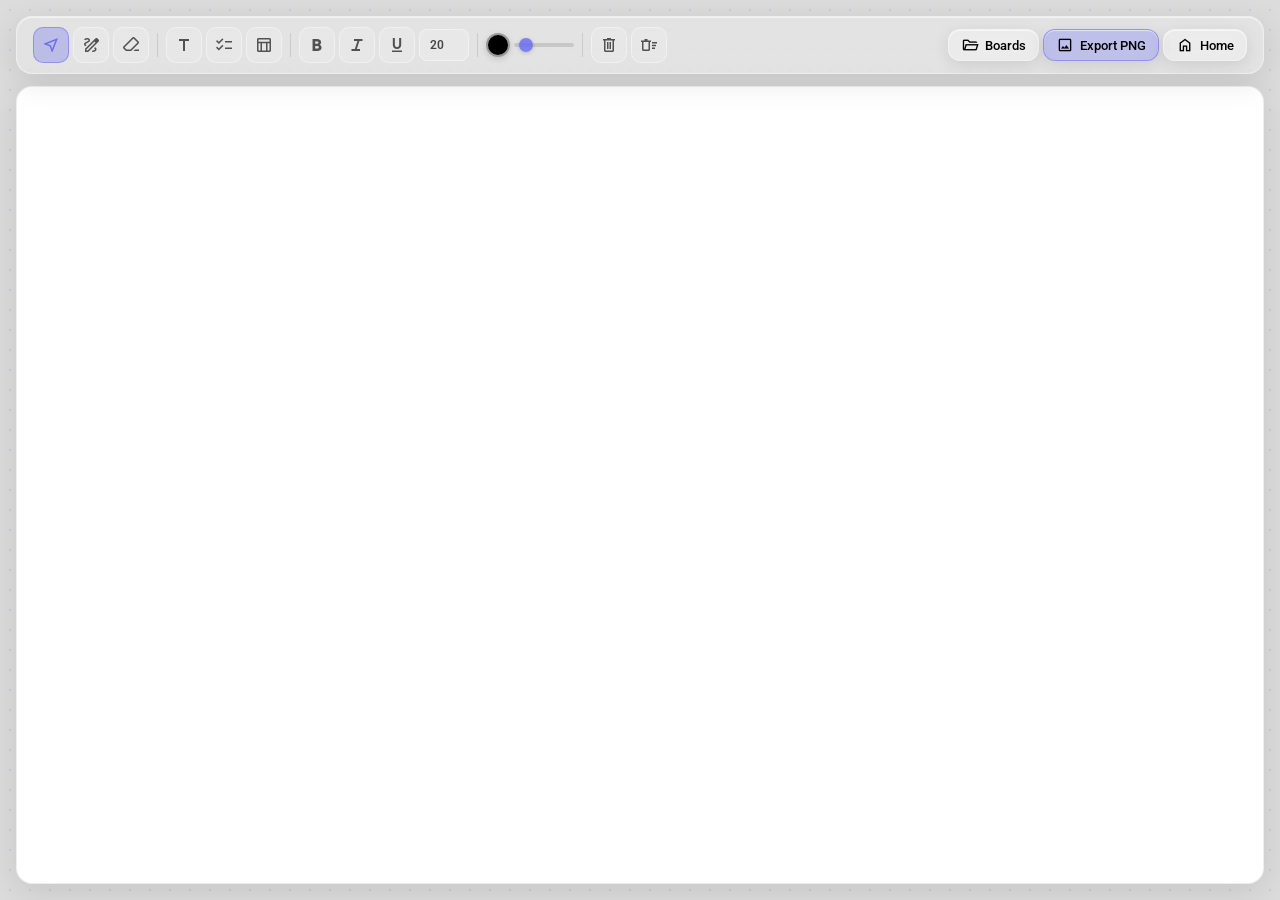
<file: bbwhiteboard/index.html>
<!DOCTYPE html>
<html lang="en">

<head>
    <meta charset="UTF-8">
    <meta name="viewport" content="width=device-width, initial-scale=1.0">
    <title>Bloxburg Whiteboard</title>

    <link rel="icon" type="image/svg+xml" href="data:image/svg+xml,%3Csvg xmlns='http://www.w3.org/2000/svg' viewBox='0 0 64 64'%3E%3Crect x='6' y='10' width='52' height='38' rx='3' fill='%23fff' stroke='%236366f1' stroke-width='3'/%3E%3Crect x='10' y='46' width='8' height='8' rx='1' fill='%236366f1'/%3E%3Crect x='46' y='46' width='8' height='8' rx='1' fill='%236366f1'/%3E%3Cline x1='14' y1='20' x2='36' y2='20' stroke='%236366f1' stroke-width='2' stroke-linecap='round'/%3E%3Cline x1='14' y1='27' x2='44' y2='27' stroke='%23a5b4fc' stroke-width='2' stroke-linecap='round'/%3E%3Cline x1='14' y1='34' x2='30' y2='34' stroke='%23a5b4fc' stroke-width='2' stroke-linecap='round'/%3E%3Ccircle cx='44' cy='36' r='5' fill='none' stroke='%23ef4444' stroke-width='1.5'/%3E%3Cpath d='M42 34 Q44 38 46 34' fill='none' stroke='%23ef4444' stroke-width='1.5' stroke-linecap='round'/%3E%3C/svg%3E">

    <link rel="stylesheet" href="https://fonts.googleapis.com/css2?family=Roboto:wght@300;400;500;600;700&display=swap" />
    <link rel="stylesheet" href="https://fonts.googleapis.com/css2?family=Caveat:wght@400;500;600;700&display=swap" />
    <link rel="stylesheet" href="https://fonts.googleapis.com/css2?family=Material+Symbols+Outlined:opsz,wght,FILL,GRAD@20..48,100..700,0..1,-50..200" />
    <style>
        * {
            box-sizing: border-box;
            margin: 0;
            padding: 0;
            font-family: 'Roboto', sans-serif;
        }

        body {
            background: #DCDCDC url('https://cdn.ecxogames.ca/ecxogames/assets/794037.png') no-repeat center center / cover;
            color: black;
            display: flex;
            flex-direction: column;
            height: 100vh;
            overflow: hidden;
            position: relative;
        }

        .gridOverlay {
            position: absolute;
            top: 0;
            left: 0;
            width: 100vw;
            height: 100vh;
            z-index: 1;
            background-image: radial-gradient(circle, rgba(99, 102, 241, 0.15) 1px, transparent 1px);
            background-size: 20px 20px;
            pointer-events: none;
        }

        /* Themed Buttons */
        .GTextBtn {
            padding: 8px 14px;
            font-size: 13px;
            font-weight: 500;
            border: 1px solid rgba(255, 255, 255, 0.4);
            border-radius: 12px;
            background: rgba(255, 255, 255, 0.2);
            backdrop-filter: blur(12px);
            -webkit-backdrop-filter: blur(12px);
            color: black;
            cursor: pointer;
            transition: transform 0.2s ease, background 0.2s ease, box-shadow 0.2s ease;
            box-shadow: 0 4px 16px rgba(0, 0, 0, 0.1), inset 0 1px 1px rgba(255, 255, 255, 0.6);
            display: flex;
            align-items: center;
            gap: 6px;
            justify-content: center;
            white-space: nowrap;
        }

        .GTextBtn:hover {
            transform: scale(1.05);
            background: rgba(255, 255, 255, 0.35);
            box-shadow: 0 6px 20px rgba(0, 0, 0, 0.15), inset 0 1px 1px rgba(255, 255, 255, 0.8);
        }

        .GTextBtn .material-symbols-outlined { font-size: 18px; }

        .GTextBtn.primary {
            background: rgba(99, 102, 241, 0.3);
            border-color: rgba(99, 102, 241, 0.5);
        }

        .GTextBtn.primary:hover { background: rgba(99, 102, 241, 0.45); }

        .GTextBtn.danger {
            background: rgba(239, 68, 68, 0.2);
            border-color: rgba(239, 68, 68, 0.4);
        }

        .GTextBtn.danger:hover { background: rgba(239, 68, 68, 0.35); }

        .GTextBtn.active {
            background: rgba(99, 102, 241, 0.35);
            border-color: rgba(99, 102, 241, 0.5);
            box-shadow: 0 4px 16px rgba(99, 102, 241, 0.2), inset 0 1px 1px rgba(255, 255, 255, 0.6);
        }

        /* Layout */
        .AppLayout {
            display: flex;
            flex-direction: column;
            width: 100%;
            height: 100vh;
            z-index: 10;
            position: relative;
        }

        /* Top Toolbar */
        .Toolbar {
            margin: 16px 16px 0;
            border-radius: 16px;
            background: rgba(255, 255, 255, 0.2);
            backdrop-filter: blur(16px);
            -webkit-backdrop-filter: blur(16px);
            border: 1px solid rgba(255, 255, 255, 0.4);
            box-shadow: 0 8px 32px rgba(0, 0, 0, 0.1), inset 0 1px 1px rgba(255, 255, 255, 0.6);
            padding: 10px 16px;
            display: flex;
            align-items: center;
            gap: 8px;
            flex-shrink: 0;
            flex-wrap: wrap;
            z-index: 20;
        }

        .ToolbarDivider {
            width: 1px;
            height: 24px;
            background: rgba(0, 0, 0, 0.1);
            flex-shrink: 0;
        }

        .ToolbarGroup {
            display: flex;
            align-items: center;
            gap: 4px;
        }

        .ToolBtn {
            width: 36px;
            height: 36px;
            border: 1px solid rgba(255, 255, 255, 0.4);
            border-radius: 10px;
            background: rgba(255, 255, 255, 0.15);
            cursor: pointer;
            display: flex;
            align-items: center;
            justify-content: center;
            transition: all 0.15s ease;
            color: rgba(0, 0, 0, 0.65);
            position: relative;
        }

        .ToolBtn:hover {
            background: rgba(255, 255, 255, 0.35);
            color: rgba(0, 0, 0, 0.85);
        }

        .ToolBtn.active {
            background: rgba(99, 102, 241, 0.3);
            border-color: rgba(99, 102, 241, 0.5);
            color: rgba(99, 102, 241, 0.9);
        }

        .ToolBtn .material-symbols-outlined { font-size: 20px; }

        .ColorSwatch {
            width: 24px;
            height: 24px;
            border-radius: 50%;
            border: 2px solid rgba(255, 255, 255, 0.6);
            cursor: pointer;
            box-shadow: 0 2px 6px rgba(0, 0, 0, 0.15);
            transition: transform 0.15s;
        }

        .ColorSwatch:hover { transform: scale(1.15); }

        input[type="color"] {
            opacity: 0;
            position: absolute;
            width: 1px;
            height: 1px;
            pointer-events: none;
        }

        .BrushSizeSlider {
            width: 60px;
            height: 4px;
            -webkit-appearance: none;
            appearance: none;
            background: rgba(0, 0, 0, 0.12);
            border-radius: 2px;
            outline: none;
        }

        .BrushSizeSlider::-webkit-slider-thumb {
            -webkit-appearance: none;
            width: 14px;
            height: 14px;
            border-radius: 50%;
            background: rgba(99, 102, 241, 0.8);
            cursor: pointer;
            box-shadow: 0 1px 4px rgba(0, 0, 0, 0.2);
        }

        .ToolbarSpacer { flex: 1; }

        /* Board Container */
        .BoardContainer {
            flex: 1;
            margin: 12px 16px 16px;
            border-radius: 16px;
            background: rgba(255, 255, 255, 0.2);
            backdrop-filter: blur(16px);
            -webkit-backdrop-filter: blur(16px);
            border: 1px solid rgba(255, 255, 255, 0.4);
            box-shadow: 0 8px 32px rgba(0, 0, 0, 0.1), inset 0 1px 1px rgba(255, 255, 255, 0.6);
            overflow: hidden;
            position: relative;
            z-index: 10;
        }

        /* Whiteboard Canvas */
        .WhiteboardArea {
            width: 100%;
            height: 100%;
            position: relative;
            background: white;
            overflow: hidden;
        }

        .DrawCanvas {
            position: absolute;
            top: 0;
            left: 0;
            width: 100%;
            height: 100%;
            z-index: 5;
        }

        .DrawCanvas.active {
            cursor: crosshair;
        }

        .DrawCanvas.erasing {
            cursor: url("data:image/svg+xml,%3Csvg xmlns='http://www.w3.org/2000/svg' width='20' height='20'%3E%3Ccircle cx='10' cy='10' r='8' fill='none' stroke='%23999' stroke-width='2'/%3E%3C/svg%3E") 10 10, auto;
        }

        /* Whiteboard Elements */
        .WBElement {
            position: absolute;
            cursor: default;
            min-width: 30px;
            min-height: 20px;
            z-index: 10;
        }

        .WBElement.selected {
            outline: 2px solid rgba(99, 102, 241, 0.7);
            outline-offset: 3px;
        }

        .WBElement.dragging {
            opacity: 0.8;
            z-index: 100;
        }

        .WBElement .ResizeHandle {
            position: absolute;
            width: 10px;
            height: 10px;
            background: rgba(99, 102, 241, 0.8);
            border: 1px solid white;
            border-radius: 2px;
            cursor: nwse-resize;
            display: none;
            z-index: 15;
        }

        .WBElement.selected .ResizeHandle { display: block; }
        .WBElement .ResizeHandle.se { right: -5px; bottom: -5px; }

        .DragHandle {
            position: absolute;
            top: -5px;
            left: -5px;
            width: 20px;
            height: 20px;
            background: rgba(99, 102, 241, 0.8);
            border: 1px solid white;
            border-radius: 4px;
            cursor: grab;
            display: none;
            z-index: 15;
            align-items: center;
            justify-content: center;
            color: white;
        }

        .DragHandle:active { cursor: grabbing; }

        .DragHandle .material-symbols-outlined {
            font-size: 14px;
        }

        .WBElement.selected .DragHandle { display: flex; }

        .WBTextBlock {
            font-family: 'Caveat', cursive;
            font-size: 20px;
            padding: 6px 10px;
            outline: none;
            white-space: pre-wrap;
            word-break: break-word;
            line-height: 1.4;
            min-width: 60px;
            min-height: 28px;
        }

        .WBTextBlock * {
            font-family: inherit;
        }

        .WBTextBlock div, .WBTextBlock p, .WBTextBlock br {
            font-family: inherit;
        }

        .WBTextBlock:focus {
            background: rgba(99, 102, 241, 0.04);
            border-radius: 4px;
        }

        /* Bucket List */
        .WBChecklist {
            font-family: 'Caveat', cursive;
            font-size: 18px;
            padding: 8px 10px;
            display: flex;
            flex-direction: column;
            gap: 4px;
            min-width: 140px;
        }

        .WBChecklistTitle {
            font-weight: 700;
            font-size: 20px;
            border: none;
            outline: none;
            background: none;
            font-family: 'Caveat', cursive;
            width: 100%;
            border-bottom: 2px solid rgba(0, 0, 0, 0.15);
            padding-bottom: 4px;
            margin-bottom: 4px;
        }

        .WBCheckItem {
            display: flex;
            align-items: center;
            gap: 6px;
        }

        .WBCheckItem input[type="checkbox"] {
            width: 16px;
            height: 16px;
            accent-color: #6366f1;
            cursor: pointer;
            flex-shrink: 0;
        }

        .WBCheckItem span {
            outline: none;
            flex: 1;
            min-width: 40px;
        }

        .WBCheckItem span[data-checked="true"] {
            text-decoration: line-through;
            opacity: 0.5;
        }

        .WBCheckItem .RemoveItemBtn {
            background: none;
            border: none;
            cursor: pointer;
            color: rgba(239, 68, 68, 0.5);
            font-size: 14px;
            padding: 0;
            display: none;
        }

        .WBCheckItem:hover .RemoveItemBtn { display: block; }

        .AddCheckItemBtn {
            font-family: 'Caveat', cursive;
            font-size: 16px;
            background: none;
            border: 1px dashed rgba(0, 0, 0, 0.15);
            border-radius: 4px;
            cursor: pointer;
            padding: 2px 6px;
            color: rgba(0, 0, 0, 0.35);
            text-align: left;
            transition: all 0.15s;
        }

        .AddCheckItemBtn:hover {
            border-color: rgba(99, 102, 241, 0.4);
            color: rgba(99, 102, 241, 0.6);
        }

        /* Table */
        .WBTable {
            border-collapse: collapse;
            font-family: 'Caveat', cursive;
            font-size: 17px;
        }

        .WBTable td {
            border: 1.5px solid rgba(0, 0, 0, 0.2);
            padding: 4px 8px;
            min-width: 60px;
            min-height: 24px;
            outline: none;
        }

        .WBTable td:focus {
            background: rgba(99, 102, 241, 0.06);
        }

        .WBTableActions {
            position: absolute;
            top: -28px;
            left: 0;
            display: none;
            gap: 2px;
        }

        .WBElement.selected .WBTableActions { display: flex; }

        .WBTableActionBtn {
            width: 24px;
            height: 24px;
            border: 1px solid rgba(255, 255, 255, 0.5);
            border-radius: 6px;
            background: rgba(255, 255, 255, 0.7);
            backdrop-filter: blur(8px);
            cursor: pointer;
            display: flex;
            align-items: center;
            justify-content: center;
            transition: all 0.15s;
            color: rgba(0, 0, 0, 0.5);
        }

        .WBTableActionBtn:hover {
            background: rgba(255, 255, 255, 0.9);
            color: rgba(0, 0, 0, 0.8);
        }

        /* Modal */
        .ModalOverlay {
            position: fixed;
            top: 0; left: 0;
            width: 100vw; height: 100vh;
            background: rgba(0, 0, 0, 0.25);
            backdrop-filter: blur(4px);
            -webkit-backdrop-filter: blur(4px);
            z-index: 1000;
            display: flex;
            align-items: center;
            justify-content: center;
            opacity: 0;
            pointer-events: none;
            transition: opacity 0.25s ease;
        }

        .ModalOverlay.open {
            opacity: 1;
            pointer-events: all;
        }

        .ModalContent {
            background: rgba(255, 255, 255, 0.65);
            backdrop-filter: blur(24px);
            -webkit-backdrop-filter: blur(24px);
            border: 1px solid rgba(255, 255, 255, 0.6);
            border-radius: 18px;
            box-shadow: 0 12px 48px rgba(0, 0, 0, 0.15), inset 0 1px 1px rgba(255, 255, 255, 0.8);
            padding: 28px;
            min-width: 400px;
            max-width: 500px;
            max-height: 80vh;
            overflow-y: auto;
            display: flex;
            flex-direction: column;
            gap: 16px;
        }

        .ModalTitle {
            font-size: 18px;
            font-weight: 600;
            color: rgba(0, 0, 0, 0.85);
            display: flex;
            align-items: center;
            justify-content: space-between;
        }

        .ModalClose {
            background: none;
            border: none;
            cursor: pointer;
            color: rgba(0, 0, 0, 0.5);
            padding: 4px;
            border-radius: 8px;
            display: flex;
            align-items: center;
            transition: all 0.2s;
        }

        .ModalClose:hover {
            background: rgba(0, 0, 0, 0.06);
            color: rgba(0, 0, 0, 0.8);
        }

        .form-group {
            display: flex;
            flex-direction: column;
            gap: 6px;
        }

        .form-group label {
            font-size: 13px;
            font-weight: 600;
            color: rgba(0, 0, 0, 0.7);
        }

        .form-group input,
        .form-group select {
            background: rgba(255, 255, 255, 0.3);
            border: 1px solid rgba(255, 255, 255, 0.5);
            color: black;
            padding: 10px 12px;
            border-radius: 8px;
            font-size: 13px;
            outline: none;
            backdrop-filter: blur(4px);
            transition: all 0.2s ease;
            font-family: 'Roboto', sans-serif;
        }

        .form-group input:focus,
        .form-group select:focus {
            background: rgba(255, 255, 255, 0.5);
            border-color: rgba(99, 102, 241, 0.6);
            box-shadow: 0 0 0 3px rgba(99, 102, 241, 0.2);
        }

        .SavedBoardItem {
            display: flex;
            justify-content: space-between;
            align-items: center;
            background: rgba(255, 255, 255, 0.3);
            padding: 12px 16px;
            border-radius: 12px;
            border: 1px solid rgba(255, 255, 255, 0.5);
        }

        .SavedBoardItem span {
            font-weight: 500;
            font-size: 14px;
        }

        .SavedBoardActions {
            display: flex;
            gap: 6px;
        }

        .EmptyState {
            text-align: center;
            padding: 30px 20px;
            color: rgba(0, 0, 0, 0.4);
            font-size: 14px;
        }

        .EmptyState .material-symbols-outlined {
            font-size: 40px;
            margin-bottom: 10px;
            opacity: 0.4;
        }

        .FontSizeInput {
            width: 50px;
            height: 32px;
            border: 1px solid rgba(255, 255, 255, 0.4);
            border-radius: 8px;
            background: rgba(255, 255, 255, 0.2);
            text-align: center;
            font-size: 12px;
            font-weight: 600;
            color: rgba(0, 0, 0, 0.7);
            outline: none;
            font-family: 'Roboto', sans-serif;
        }

        .FontSizeInput:focus {
            border-color: rgba(99, 102, 241, 0.5);
            box-shadow: 0 0 0 2px rgba(99, 102, 241, 0.15);
        }

        /* Selection box */
        .SelectionBox {
            position: absolute;
            border: 2px dashed rgba(99, 102, 241, 0.6);
            background: rgba(99, 102, 241, 0.05);
            pointer-events: none;
            z-index: 50;
        }

        /* Context Menu */
        .ContextMenu {
            position: fixed;
            display: none;
            background: rgba(255, 255, 255, 0.25);
            backdrop-filter: blur(16px);
            -webkit-backdrop-filter: blur(16px);
            border: 1px solid rgba(255, 255, 255, 0.4);
            border-radius: 12px;
            z-index: 500;
            box-shadow: 0 8px 32px rgba(0, 0, 0, 0.12),
              inset 0 1px 1px rgba(255, 255, 255, 0.6);
            overflow: hidden;
            padding: 4px;
        }

        .ContextMenu button {
            display: flex;
            align-items: center;
            gap: 10px;
            width: 200px;
            padding: 8px 12px;
            background: transparent;
            border: none;
            border-radius: 8px;
            text-align: left;
            cursor: pointer;
            font-size: 13px;
            color: #000;
            font-family: 'Roboto', sans-serif;
            transition: background 0.15s ease;
        }

        .ContextMenu button:hover {
            background: rgba(255, 255, 255, 0.4);
        }

        .ContextMenu button .material-symbols-outlined {
            font-size: 18px;
            color: rgba(0, 0, 0, 0.5);
        }

        .ContextMenu button .shortcut {
            margin-left: auto;
            font-size: 11px;
            color: rgba(0, 0, 0, 0.35);
            font-weight: 500;
        }

        .ContextMenu button:disabled {
            opacity: 0.35;
            cursor: default;
        }

        .ContextMenu button:disabled:hover {
            background: transparent;
        }

        .ContextMenuDivider {
            height: 1px;
            background: rgba(0, 0, 0, 0.08);
            margin: 4px 8px;
        }

        /* Mobile responsive */
        @media (max-width: 768px) {
            .Toolbar {
                margin: 8px;
                padding: 8px 10px;
                gap: 4px;
                flex-wrap: wrap;
            }

            .ToolBtn {
                width: 32px;
                height: 32px;
            }

            .ToolBtn .material-symbols-outlined {
                font-size: 18px;
            }

            .GTextBtn {
                padding: 6px 10px;
                font-size: 12px;
            }

            .ToolbarDivider {
                height: 20px;
            }

            .ColorSwatch {
                width: 20px;
                height: 20px;
            }
        }
    </style>
    <style>
        @media (max-width: 768px) {
            .MobileBlock { display: flex !important; }
            body > *:not(.MobileBlock) { display: none !important; }
        }
    </style>
</head>

<body>
    <div class="MobileBlock" style="display:none;position:fixed;inset:0;z-index:999999;flex-direction:column;align-items:center;justify-content:center;padding:2rem;text-align:center;font-family:'Roboto',sans-serif;">
        <div style="background:rgba(255,255,255,0.2);backdrop-filter:blur(16px);-webkit-backdrop-filter:blur(16px);border:1px solid rgba(255,255,255,0.4);border-radius:20px;padding:2.5rem 2rem;max-width:380px;width:100%;box-shadow:0 8px 32px rgba(0,0,0,0.1);">
            <span style="font-size:48px;display:block;margin-bottom:16px;">🖥️</span>
            <h2 style="font-size:20px;font-weight:600;margin-bottom:8px;color:rgba(0,0,0,0.8);">Desktop Only</h2>
            <p style="font-size:14px;color:rgba(0,0,0,0.5);line-height:1.6;">Sorry, this site is currently only available on desktop devices.</p>
        </div>
    </div>
    <div class="gridOverlay"></div>

    <div class="AppLayout">
        <!-- Toolbar -->
        <div class="Toolbar">
            <!-- Tool modes -->
            <div class="ToolbarGroup">
                <button class="ToolBtn active" data-tool="select" onclick="setTool('select')" title="Select / Move">
                    <span class="material-symbols-outlined">near_me</span>
                </button>
                <button class="ToolBtn" data-tool="draw" onclick="setTool('draw')" title="Draw">
                    <span class="material-symbols-outlined">draw</span>
                </button>
                <button class="ToolBtn" data-tool="erase" onclick="setTool('erase')" title="Eraser">
                    <span class="material-symbols-outlined">ink_eraser</span>
                </button>
            </div>

            <div class="ToolbarDivider"></div>

            <!-- Add elements -->
            <div class="ToolbarGroup">
                <button class="ToolBtn" onclick="addTextBlock()" title="Add Text">
                    <span class="material-symbols-outlined">title</span>
                </button>
                <button class="ToolBtn" onclick="addChecklist()" title="Add Bucket List">
                    <span class="material-symbols-outlined">checklist</span>
                </button>
                <button class="ToolBtn" onclick="addTable()" title="Add Table">
                    <span class="material-symbols-outlined">table_chart</span>
                </button>
            </div>

            <div class="ToolbarDivider"></div>

            <!-- Text formatting -->
            <div class="ToolbarGroup">
                <button class="ToolBtn" id="boldBtn" onclick="formatText('bold')" title="Bold">
                    <span class="material-symbols-outlined">format_bold</span>
                </button>
                <button class="ToolBtn" id="italicBtn" onclick="formatText('italic')" title="Italic">
                    <span class="material-symbols-outlined">format_italic</span>
                </button>
                <button class="ToolBtn" id="underlineBtn" onclick="formatText('underline')" title="Underline">
                    <span class="material-symbols-outlined">format_underlined</span>
                </button>
                <input type="number" class="FontSizeInput" id="fontSizeInput" value="20" min="10" max="72" step="1" onchange="changeFontSize(this.value)" title="Font Size">
            </div>

            <div class="ToolbarDivider"></div>

            <!-- Color -->
            <div class="ToolbarGroup">
                <div style="position: relative;">
                    <div class="ColorSwatch" id="colorSwatch" style="background: #000000;" onclick="document.getElementById('colorPicker').click()" title="Color"></div>
                    <input type="color" id="colorPicker" value="#000000" onchange="setColor(this.value)">
                </div>
                <input type="range" class="BrushSizeSlider" id="brushSize" value="3" min="1" max="20" title="Brush Size">
            </div>

            <div class="ToolbarDivider"></div>

            <!-- Board actions -->
            <div class="ToolbarGroup">
                <button class="ToolBtn" onclick="deleteSelected()" title="Delete Selected">
                    <span class="material-symbols-outlined">delete</span>
                </button>
                <button class="ToolBtn" onclick="clearBoard()" title="Clear Board">
                    <span class="material-symbols-outlined">delete_sweep</span>
                </button>
            </div>

            <div class="ToolbarSpacer"></div>

            <!-- File actions -->
            <div class="ToolbarGroup">
                <button class="GTextBtn" onclick="openModal('saveLoad')" style="padding: 6px 12px;">
                    <span class="material-symbols-outlined">folder_open</span> Boards
                </button>
                <button class="GTextBtn primary" onclick="exportAsPNG()" style="padding: 6px 12px;">
                    <span class="material-symbols-outlined">image</span> Export PNG
                </button>
                <button class="GTextBtn" onclick="window.location.href='../'" style="padding: 6px 12px;">
                    <span class="material-symbols-outlined">home</span> Home
                </button>
            </div>
        </div>

        <!-- Board -->
        <div class="BoardContainer">
            <div class="WhiteboardArea" id="whiteboardArea">
                <canvas class="DrawCanvas" id="drawCanvas"></canvas>
            </div>
        </div>
    </div>

    <!-- Save/Load Modal -->

    <!-- Context Menu -->
    <div id="contextMenu" class="ContextMenu">
        <button id="ctxCut"><span class="material-symbols-outlined">content_cut</span> Cut<span class="shortcut">Ctrl+X</span></button>
        <button id="ctxCopy"><span class="material-symbols-outlined">content_copy</span> Copy<span class="shortcut">Ctrl+C</span></button>
        <button id="ctxPaste"><span class="material-symbols-outlined">content_paste</span> Paste<span class="shortcut">Ctrl+V</span></button>
        <button id="ctxDuplicate"><span class="material-symbols-outlined">content_copy</span> Duplicate</button>
        <div class="ContextMenuDivider"></div>
        <button id="ctxDelete"><span class="material-symbols-outlined">delete</span> Delete<span class="shortcut">Del</span></button>
        <button id="ctxSelectAll"><span class="material-symbols-outlined">select_all</span> Select All<span class="shortcut">Ctrl+A</span></button>
        <button id="ctxDeselect"><span class="material-symbols-outlined">deselect</span> Deselect</button>
        <div class="ContextMenuDivider"></div>
        <button id="ctxCopyData"><span class="material-symbols-outlined">data_object</span> Copy Data (JSON)</button>
        <button id="ctxPasteData"><span class="material-symbols-outlined">data_array</span> Paste Data (JSON)</button>
        <div class="ContextMenuDivider"></div>
        <button id="ctxExport"><span class="material-symbols-outlined">image</span> Export as PNG</button>
    </div>

    <div class="ModalOverlay" id="saveLoadModal" onclick="if(event.target===this)closeModal('saveLoad')">
        <div class="ModalContent">
            <div class="ModalTitle">
                <span>Whiteboards</span>
                <button class="ModalClose" onclick="closeModal('saveLoad')">
                    <span class="material-symbols-outlined">close</span>
                </button>
            </div>
            <div class="form-group">
                <label>Save Current Board</label>
                <div style="display: flex; gap: 8px;">
                    <input type="text" id="boardNameInput" placeholder="Board name..." style="flex: 1;">
                    <button class="GTextBtn primary" onclick="saveBoard()" style="height: 38px;">Save</button>
                </div>
            </div>
            <div style="font-size: 14px; font-weight: 600; color: rgba(0,0,0,0.7); border-bottom: 1px solid rgba(0,0,0,0.1); padding-bottom: 6px;">Saved Boards</div>
            <div id="savedBoardsList"></div>
        </div>
    </div>

    <script>
        // ===== STATE =====
        let currentTool = 'select';
        let currentColor = '#000000';
        let elements = [];
        let selectedElementId = null;
        let selectedElementIds = new Set();
        let selectedStrokeIndices = new Set();
        let nextId = 1;

        const board = document.getElementById('whiteboardArea');
        const drawCanvas = document.getElementById('drawCanvas');
        const ctx = drawCanvas.getContext('2d');

        // ===== CANVAS SETUP =====
        function resizeCanvas() {
            const rect = board.getBoundingClientRect();
            drawCanvas.width = rect.width;
            drawCanvas.height = rect.height;
            redrawCanvas();
        }

        let drawingStrokes = [];

        function redrawCanvas() {
            ctx.clearRect(0, 0, drawCanvas.width, drawCanvas.height);
            drawingStrokes.forEach((stroke, idx) => {
                if (stroke.points.length < 2) return;
                // Draw selection highlight behind selected strokes
                if (selectedStrokeIndices.has(idx)) {
                    ctx.beginPath();
                    ctx.strokeStyle = 'rgba(99, 102, 241, 0.35)';
                    ctx.lineWidth = stroke.size + 8;
                    ctx.lineCap = 'round';
                    ctx.lineJoin = 'round';
                    ctx.moveTo(stroke.points[0].x, stroke.points[0].y);
                    for (let i = 1; i < stroke.points.length; i++) {
                        ctx.lineTo(stroke.points[i].x, stroke.points[i].y);
                    }
                    ctx.stroke();
                }
                ctx.beginPath();
                ctx.strokeStyle = stroke.color;
                ctx.lineWidth = stroke.size;
                ctx.lineCap = 'round';
                ctx.lineJoin = 'round';
                ctx.moveTo(stroke.points[0].x, stroke.points[0].y);
                for (let i = 1; i < stroke.points.length; i++) {
                    ctx.lineTo(stroke.points[i].x, stroke.points[i].y);
                }
                ctx.stroke();
            });
        }

        window.addEventListener('resize', resizeCanvas);
        resizeCanvas();

        // ===== TOOLS =====
        function setTool(tool) {
            currentTool = tool;
            document.querySelectorAll('.ToolBtn[data-tool]').forEach(b => {
                b.classList.toggle('active', b.dataset.tool === tool);
            });
            drawCanvas.classList.remove('active', 'erasing');
            if (tool === 'draw') drawCanvas.classList.add('active');
            if (tool === 'erase') drawCanvas.classList.add('erasing');

            // Canvas pointer events
            if (tool === 'draw' || tool === 'erase') {
                drawCanvas.style.pointerEvents = 'auto';
                deselectAll();
            } else if (tool === 'select') {
                drawCanvas.style.pointerEvents = 'none';
            }
        }

        function setColor(color) {
            currentColor = color;
            document.getElementById('colorSwatch').style.background = color;
        }

        // ===== DRAWING =====
        let isDrawing = false;
        let currentStroke = null;

        drawCanvas.addEventListener('pointerdown', (e) => {
            if (currentTool === 'draw') {
                isDrawing = true;
                const rect = drawCanvas.getBoundingClientRect();
                currentStroke = {
                    color: currentColor,
                    size: parseInt(document.getElementById('brushSize').value),
                    points: [{ x: e.clientX - rect.left, y: e.clientY - rect.top }]
                };
                drawCanvas.setPointerCapture(e.pointerId);
            } else if (currentTool === 'erase') {
                isDrawing = true;
                eraseAt(e);
                drawCanvas.setPointerCapture(e.pointerId);
            }
        });

        drawCanvas.addEventListener('pointermove', (e) => {
            if (!isDrawing) return;
            const rect = drawCanvas.getBoundingClientRect();
            if (currentTool === 'draw' && currentStroke) {
                currentStroke.points.push({ x: e.clientX - rect.left, y: e.clientY - rect.top });
                // Draw live
                ctx.beginPath();
                ctx.strokeStyle = currentStroke.color;
                ctx.lineWidth = currentStroke.size;
                ctx.lineCap = 'round';
                ctx.lineJoin = 'round';
                const pts = currentStroke.points;
                if (pts.length >= 2) {
                    ctx.moveTo(pts[pts.length - 2].x, pts[pts.length - 2].y);
                    ctx.lineTo(pts[pts.length - 1].x, pts[pts.length - 1].y);
                }
                ctx.stroke();
            } else if (currentTool === 'erase') {
                eraseAt(e);
            }
        });

        drawCanvas.addEventListener('pointerup', () => {
            if (isDrawing && currentTool === 'draw' && currentStroke) {
                drawingStrokes.push(currentStroke);
                currentStroke = null;
            }
            isDrawing = false;
        });

        function eraseAt(e) {
            const rect = drawCanvas.getBoundingClientRect();
            const ex = e.clientX - rect.left;
            const ey = e.clientY - rect.top;
            const eraseRadius = parseInt(document.getElementById('brushSize').value) * 2;
            drawingStrokes = drawingStrokes.filter(stroke => {
                return !stroke.points.some(p => Math.hypot(p.x - ex, p.y - ey) < eraseRadius);
            });
            redrawCanvas();
        }

        // ===== ELEMENT MANAGEMENT =====
        function createElement(type, x, y, content) {
            const id = nextId++;
            const el = { id, type, x, y, content, color: currentColor, fontSize: parseInt(document.getElementById('fontSizeInput').value) };
            elements.push(el);
            renderElement(el);
            selectElement(id);
            return el;
        }

        function renderElement(el) {
            const existing = document.getElementById('wb-el-' + el.id);
            if (existing) existing.remove();

            const wrapper = document.createElement('div');
            wrapper.className = 'WBElement';
            wrapper.id = 'wb-el-' + el.id;
            wrapper.style.left = el.x + 'px';
            wrapper.style.top = el.y + 'px';
            if (el.width) wrapper.style.width = el.width + 'px';

            // Resize handle
            const resizeHandle = document.createElement('div');
            resizeHandle.className = 'ResizeHandle se';
            resizeHandle.addEventListener('pointerdown', (e) => {
                e.stopPropagation();
                startResize(el.id, e);
            });
            wrapper.appendChild(resizeHandle);

            // Drag handle
            const dragHandle = document.createElement('div');
            dragHandle.className = 'DragHandle';
            dragHandle.innerHTML = '<span class="material-symbols-outlined">drag_indicator</span>';
            dragHandle.addEventListener('pointerdown', (e) => {
                e.stopPropagation();
                selectElement(el.id);
                startDrag(el.id, e);
            });
            wrapper.appendChild(dragHandle);

            if (el.type === 'text') {
                const block = document.createElement('div');
                block.className = 'WBTextBlock';
                block.contentEditable = 'true';
                block.innerHTML = el.content || 'Type here...';
                block.style.color = el.color || '#000';
                block.style.fontSize = (el.fontSize || 20) + 'px';
                block.addEventListener('input', () => {
                    el.content = block.innerHTML;
                });
                block.addEventListener('keydown', (e) => {
                    if (e.key === 'Enter') {
                        e.preventDefault();
                        document.execCommand('insertLineBreak');
                    }
                });
                block.addEventListener('focus', () => selectElement(el.id));
                block.addEventListener('pointerdown', (e) => e.stopPropagation());
                wrapper.appendChild(block);
            } else if (el.type === 'checklist') {
                const container = document.createElement('div');
                container.className = 'WBChecklist';
                container.style.color = el.color || '#000';
                container.style.fontSize = (el.fontSize || 18) + 'px';

                const titleInput = document.createElement('input');
                titleInput.className = 'WBChecklistTitle';
                titleInput.value = el.content.title || 'Bucket List';
                titleInput.style.color = el.color || '#000';
                titleInput.style.fontSize = (el.fontSize ? el.fontSize + 2 : 20) + 'px';
                titleInput.addEventListener('input', () => { el.content.title = titleInput.value; });
                titleInput.addEventListener('pointerdown', (e) => e.stopPropagation());
                container.appendChild(titleInput);

                const itemsDiv = document.createElement('div');
                itemsDiv.style.display = 'flex';
                itemsDiv.style.flexDirection = 'column';
                itemsDiv.style.gap = '4px';

                function renderItems() {
                    itemsDiv.innerHTML = '';
                    el.content.items.forEach((item, i) => {
                        const row = document.createElement('div');
                        row.className = 'WBCheckItem';

                        const cb = document.createElement('input');
                        cb.type = 'checkbox';
                        cb.checked = item.checked;
                        cb.addEventListener('change', () => {
                            item.checked = cb.checked;
                            textSpan.dataset.checked = item.checked;
                        });
                        cb.addEventListener('pointerdown', (e) => e.stopPropagation());

                        const textSpan = document.createElement('span');
                        textSpan.contentEditable = 'true';
                        textSpan.textContent = item.text;
                        textSpan.dataset.checked = item.checked;
                        textSpan.addEventListener('input', () => { item.text = textSpan.textContent; });
                        textSpan.addEventListener('pointerdown', (e) => e.stopPropagation());
                        textSpan.addEventListener('keydown', (e) => {
                            if (e.key === 'Enter') {
                                e.preventDefault();
                                el.content.items.splice(i + 1, 0, { text: '', checked: false });
                                renderItems();
                                const nextRow = itemsDiv.children[i + 1];
                                if (nextRow) nextRow.querySelector('span[contenteditable]').focus();
                            }
                        });

                        const removeBtn = document.createElement('button');
                        removeBtn.className = 'RemoveItemBtn';
                        removeBtn.innerHTML = '✕';
                        removeBtn.addEventListener('click', (e) => {
                            e.stopPropagation();
                            el.content.items.splice(i, 1);
                            renderItems();
                        });
                        removeBtn.addEventListener('pointerdown', (e) => e.stopPropagation());

                        row.appendChild(cb);
                        row.appendChild(textSpan);
                        row.appendChild(removeBtn);
                        itemsDiv.appendChild(row);
                    });
                }
                renderItems();
                container.appendChild(itemsDiv);

                const addBtn = document.createElement('button');
                addBtn.className = 'AddCheckItemBtn';
                addBtn.textContent = '+ Add item';
                addBtn.addEventListener('click', (e) => {
                    e.stopPropagation();
                    el.content.items.push({ text: 'New item', checked: false });
                    renderItems();
                    const lastRow = itemsDiv.lastChild;
                    if (lastRow) lastRow.querySelector('span[contenteditable]').focus();
                });
                addBtn.addEventListener('pointerdown', (e) => e.stopPropagation());
                container.appendChild(addBtn);

                wrapper.appendChild(container);
            } else if (el.type === 'table') {
                const tableWrap = document.createElement('div');
                tableWrap.style.position = 'relative';

                // Table actions
                const actions = document.createElement('div');
                actions.className = 'WBTableActions';
                [
                    { icon: 'add_column_right', title: 'Add Column', fn: () => addTableCol(el) },
                    { icon: 'add_row_below', title: 'Add Row', fn: () => addTableRow(el) },
                    { icon: 'remove', title: 'Remove Last Column', fn: () => removeTableCol(el) },
                    { icon: 'playlist_remove', title: 'Remove Last Row', fn: () => removeTableRow(el) }
                ].forEach(a => {
                    const btn = document.createElement('button');
                    btn.className = 'WBTableActionBtn';
                    btn.title = a.title;
                    btn.innerHTML = '<span class="material-symbols-outlined" style="font-size:16px;">' + a.icon + '</span>';
                    btn.addEventListener('click', (e) => { e.stopPropagation(); a.fn(); });
                    btn.addEventListener('pointerdown', (e) => e.stopPropagation());
                    actions.appendChild(btn);
                });
                tableWrap.appendChild(actions);

                const table = document.createElement('table');
                table.className = 'WBTable';
                table.style.color = el.color || '#000';
                table.style.fontSize = (el.fontSize || 17) + 'px';

                el.content.rows.forEach((row, ri) => {
                    const tr = document.createElement('tr');
                    row.forEach((cell, ci) => {
                        const td = document.createElement('td');
                        td.contentEditable = 'true';
                        td.textContent = cell;
                        td.addEventListener('input', () => { el.content.rows[ri][ci] = td.textContent; });
                        td.addEventListener('pointerdown', (e) => e.stopPropagation());
                        tr.appendChild(td);
                    });
                    table.appendChild(tr);
                });
                tableWrap.appendChild(table);
                wrapper.appendChild(tableWrap);
            }

            // Drag handling
            wrapper.addEventListener('pointerdown', (e) => {
                if (currentTool !== 'select') return;
                e.stopPropagation();
                selectElement(el.id);
                startDrag(el.id, e);
            });

            board.appendChild(wrapper);
        }

        // ===== ADD ELEMENTS =====
        function addTextBlock() {
            setTool('select');
            createElement('text', 80 + Math.random() * 200, 80 + Math.random() * 100, 'Type here...');
        }

        function addChecklist() {
            setTool('select');
            createElement('checklist', 80 + Math.random() * 200, 80 + Math.random() * 100, {
                title: 'Bucket List',
                items: [
                    { text: 'First item', checked: false },
                    { text: 'Second item', checked: false }
                ]
            });
        }

        function addTable() {
            setTool('select');
            createElement('table', 80 + Math.random() * 200, 80 + Math.random() * 100, {
                rows: [
                    ['Header 1', 'Header 2', 'Header 3'],
                    ['', '', ''],
                    ['', '', '']
                ]
            });
        }

        function addTableRow(el) {
            const cols = el.content.rows[0] ? el.content.rows[0].length : 3;
            el.content.rows.push(new Array(cols).fill(''));
            renderElement(el);
            selectElement(el.id);
        }

        function addTableCol(el) {
            el.content.rows.forEach(row => row.push(''));
            renderElement(el);
            selectElement(el.id);
        }

        function removeTableRow(el) {
            if (el.content.rows.length <= 1) return;
            el.content.rows.pop();
            renderElement(el);
            selectElement(el.id);
        }

        function removeTableCol(el) {
            if (!el.content.rows[0] || el.content.rows[0].length <= 1) return;
            el.content.rows.forEach(row => row.pop());
            renderElement(el);
            selectElement(el.id);
        }

        // ===== SELECTION =====
        function selectElement(id, addToSelection = false) {
            if (!addToSelection) {
                deselectAll();
            }
            selectedElementId = id;
            selectedElementIds.add(id);
            const dom = document.getElementById('wb-el-' + id);
            if (dom) dom.classList.add('selected');

            const el = elements.find(e => e.id === id);
            if (el) {
                document.getElementById('fontSizeInput').value = el.fontSize || 20;
            }
        }

        function deselectAll() {
            selectedElementId = null;
            selectedElementIds.clear();
            selectedStrokeIndices.clear();
            document.querySelectorAll('.WBElement.selected').forEach(e => e.classList.remove('selected'));
            redrawCanvas();
        }

        // ===== STROKE HIT TESTING =====
        function hitTestStroke(stroke, x, y, threshold) {
            const t = threshold || (stroke.size / 2 + 6);
            return stroke.points.some(p => Math.hypot(p.x - x, p.y - y) < t);
        }

        function getStrokeBounds(stroke) {
            let minX = Infinity, minY = Infinity, maxX = -Infinity, maxY = -Infinity;
            stroke.points.forEach(p => {
                if (p.x < minX) minX = p.x;
                if (p.y < minY) minY = p.y;
                if (p.x > maxX) maxX = p.x;
                if (p.y > maxY) maxY = p.y;
            });
            const pad = stroke.size / 2;
            return { x1: minX - pad, y1: minY - pad, x2: maxX + pad, y2: maxY + pad };
        }

        function selectStroke(idx, addToSelection = false) {
            if (!addToSelection) {
                deselectAll();
            }
            selectedStrokeIndices.add(idx);
            redrawCanvas();
        }

        // ===== RECTANGLE SELECT =====
        let rectSelectState = null;
        let rectSelectBox = null;
        let strokeDragState = null;

        board.addEventListener('pointerdown', (e) => {
            if (currentTool !== 'select') return;
            // Only handle clicks on the board background or canvas
            if (e.target !== board && e.target !== drawCanvas) return;

            const boardRect = board.getBoundingClientRect();
            const mx = e.clientX - boardRect.left;
            const my = e.clientY - boardRect.top;

            // Check if clicking on an existing selected stroke to drag it
            for (const idx of selectedStrokeIndices) {
                if (drawingStrokes[idx] && hitTestStroke(drawingStrokes[idx], mx, my)) {
                    startStrokeDrag(e, boardRect);
                    return;
                }
            }

            // Check if clicking on any stroke to select it
            for (let i = drawingStrokes.length - 1; i >= 0; i--) {
                if (hitTestStroke(drawingStrokes[i], mx, my)) {
                    selectStroke(i);
                    startStrokeDrag(e, boardRect);
                    return;
                }
            }

            // No stroke hit — start rectangle select
            deselectAll();
            rectSelectState = {
                startX: mx,
                startY: my,
                boardLeft: boardRect.left,
                boardTop: boardRect.top
            };

            rectSelectBox = document.createElement('div');
            rectSelectBox.className = 'SelectionBox';
            rectSelectBox.style.left = rectSelectState.startX + 'px';
            rectSelectBox.style.top = rectSelectState.startY + 'px';
            rectSelectBox.style.width = '0px';
            rectSelectBox.style.height = '0px';
            board.appendChild(rectSelectBox);

            document.addEventListener('pointermove', onRectSelectMove);
            document.addEventListener('pointerup', onRectSelectEnd);
        });

        function startStrokeDrag(e, boardRect) {
            const mx = e.clientX - boardRect.left;
            const my = e.clientY - boardRect.top;
            strokeDragState = {
                startX: mx,
                startY: my,
                boardLeft: boardRect.left,
                boardTop: boardRect.top
            };
            document.addEventListener('pointermove', onStrokeDragMove);
            document.addEventListener('pointerup', onStrokeDragEnd);
        }

        function onStrokeDragMove(e) {
            if (!strokeDragState) return;
            const mx = e.clientX - strokeDragState.boardLeft;
            const my = e.clientY - strokeDragState.boardTop;
            const dx = mx - strokeDragState.startX;
            const dy = my - strokeDragState.startY;
            strokeDragState.startX = mx;
            strokeDragState.startY = my;
            selectedStrokeIndices.forEach(idx => {
                const stroke = drawingStrokes[idx];
                if (!stroke) return;
                stroke.points.forEach(p => { p.x += dx; p.y += dy; });
            });
            redrawCanvas();
        }

        function onStrokeDragEnd() {
            strokeDragState = null;
            document.removeEventListener('pointermove', onStrokeDragMove);
            document.removeEventListener('pointerup', onStrokeDragEnd);
        }

        function onRectSelectMove(e) {
            if (!rectSelectState || !rectSelectBox) return;
            const curX = e.clientX - rectSelectState.boardLeft;
            const curY = e.clientY - rectSelectState.boardTop;
            const x = Math.min(rectSelectState.startX, curX);
            const y = Math.min(rectSelectState.startY, curY);
            const w = Math.abs(curX - rectSelectState.startX);
            const h = Math.abs(curY - rectSelectState.startY);
            rectSelectBox.style.left = x + 'px';
            rectSelectBox.style.top = y + 'px';
            rectSelectBox.style.width = w + 'px';
            rectSelectBox.style.height = h + 'px';
        }

        function onRectSelectEnd(e) {
            document.removeEventListener('pointermove', onRectSelectMove);
            document.removeEventListener('pointerup', onRectSelectEnd);
            if (!rectSelectState || !rectSelectBox) return;

            const curX = e.clientX - rectSelectState.boardLeft;
            const curY = e.clientY - rectSelectState.boardTop;
            const selX1 = Math.min(rectSelectState.startX, curX);
            const selY1 = Math.min(rectSelectState.startY, curY);
            const selX2 = Math.max(rectSelectState.startX, curX);
            const selY2 = Math.max(rectSelectState.startY, curY);

            rectSelectBox.remove();
            rectSelectBox = null;
            rectSelectState = null;

            // Only select if drag was meaningful (> 5px)
            if (selX2 - selX1 < 5 && selY2 - selY1 < 5) return;

            // Select elements in box
            elements.forEach(el => {
                const dom = document.getElementById('wb-el-' + el.id);
                if (!dom) return;
                const elX1 = el.x;
                const elY1 = el.y;
                const elX2 = el.x + dom.offsetWidth;
                const elY2 = el.y + dom.offsetHeight;
                if (elX1 < selX2 && elX2 > selX1 && elY1 < selY2 && elY2 > selY1) {
                    selectElement(el.id, true);
                }
            });

            // Select strokes in box
            drawingStrokes.forEach((stroke, idx) => {
                const b = getStrokeBounds(stroke);
                if (b.x1 < selX2 && b.x2 > selX1 && b.y1 < selY2 && b.y2 > selY1) {
                    selectedStrokeIndices.add(idx);
                }
            });
            redrawCanvas();
        }

        // ===== DRAG =====
        let dragState = null;

        function startDrag(id, e) {
            const el = elements.find(e => e.id === id);
            const dom = document.getElementById('wb-el-' + id);
            if (!el || !dom) return;

            const boardRect = board.getBoundingClientRect();

            // If dragging an element that's part of a multi-selection, drag all selected
            // If dragging an unselected element, select only it
            if (!selectedElementIds.has(id)) {
                selectElement(id);
            }

            const dragIds = selectedElementIds.size > 1 ? [...selectedElementIds] : [id];
            const offsets = {};
            dragIds.forEach(did => {
                const dEl = elements.find(e => e.id === did);
                const dDom = document.getElementById('wb-el-' + did);
                if (dEl && dDom) {
                    dDom.classList.add('dragging');
                    offsets[did] = {
                        dx: dEl.x - (e.clientX - boardRect.left),
                        dy: dEl.y - (e.clientY - boardRect.top)
                    };
                }
            });

            dragState = {
                ids: dragIds,
                offsets,
                boardX: boardRect.left,
                boardY: boardRect.top
            };
            document.addEventListener('pointermove', onDragMove);
            document.addEventListener('pointerup', onDragEnd);
        }

        function onDragMove(e) {
            if (!dragState) return;
            dragState.ids.forEach(id => {
                const el = elements.find(e => e.id === id);
                const dom = document.getElementById('wb-el-' + id);
                if (!el || !dom) return;
                const off = dragState.offsets[id];
                el.x = (e.clientX - dragState.boardX) + off.dx;
                el.y = (e.clientY - dragState.boardY) + off.dy;
                dom.style.left = el.x + 'px';
                dom.style.top = el.y + 'px';
            });
        }

        function onDragEnd() {
            if (dragState) {
                dragState.ids.forEach(id => {
                    const dom = document.getElementById('wb-el-' + id);
                    if (dom) dom.classList.remove('dragging');
                });
            }
            dragState = null;
            document.removeEventListener('pointermove', onDragMove);
            document.removeEventListener('pointerup', onDragEnd);
        }

        // ===== RESIZE =====
        let resizeState = null;

        function startResize(id, e) {
            const el = elements.find(e => e.id === id);
            const dom = document.getElementById('wb-el-' + id);
            if (!el || !dom) return;
            resizeState = {
                id,
                startX: e.clientX,
                startY: e.clientY,
                startW: dom.offsetWidth,
                startH: dom.offsetHeight
            };
            document.addEventListener('pointermove', onResizeMove);
            document.addEventListener('pointerup', onResizeEnd);
        }

        function onResizeMove(e) {
            if (!resizeState) return;
            const dom = document.getElementById('wb-el-' + resizeState.id);
            const el = elements.find(e => e.id === resizeState.id);
            if (!dom || !el) return;
            const w = Math.max(60, resizeState.startW + (e.clientX - resizeState.startX));
            dom.style.width = w + 'px';
            el.width = w;
        }

        function onResizeEnd() {
            resizeState = null;
            document.removeEventListener('pointermove', onResizeMove);
            document.removeEventListener('pointerup', onResizeEnd);
        }

        // ===== TEXT FORMATTING =====
        function formatText(command) {
            document.execCommand(command, false, null);
        }

        function changeFontSize(size) {
            if (selectedElementId !== null) {
                const el = elements.find(e => e.id === selectedElementId);
                if (el) {
                    el.fontSize = parseInt(size) || 20;
                    renderElement(el);
                    selectElement(el.id);
                }
            }
        }

        // ===== DELETE =====
        function deleteSelected() {
            const hasElements = selectedElementIds.size > 0 || selectedElementId !== null;
            const hasStrokes = selectedStrokeIndices.size > 0;
            if (!hasElements && !hasStrokes) return;

            // Delete elements
            const idsToDelete = selectedElementIds.size > 0 ? [...selectedElementIds] : (selectedElementId !== null ? [selectedElementId] : []);
            idsToDelete.forEach(id => {
                const dom = document.getElementById('wb-el-' + id);
                if (dom) dom.remove();
                elements = elements.filter(e => e.id !== id);
            });

            // Delete strokes (remove from highest index first to preserve indices)
            if (hasStrokes) {
                const sortedIndices = [...selectedStrokeIndices].sort((a, b) => b - a);
                sortedIndices.forEach(idx => { drawingStrokes.splice(idx, 1); });
                redrawCanvas();
            }

            selectedElementId = null;
            selectedElementIds.clear();
            selectedStrokeIndices.clear();
        }

        function clearBoard() {
            if (!confirm('Clear the entire whiteboard?')) return;
            elements.forEach(el => {
                const dom = document.getElementById('wb-el-' + el.id);
                if (dom) dom.remove();
            });
            elements = [];
            drawingStrokes = [];
            selectedElementId = null;
            nextId = 1;
            redrawCanvas();
        }

        // Keyboard shortcut
        document.addEventListener('keydown', (e) => {
            if (e.key === 'Delete' || e.key === 'Backspace') {
                if (document.activeElement.contentEditable === 'true' || document.activeElement.tagName === 'INPUT') return;
                deleteSelected();
            }
            if (e.ctrlKey && e.key === 'z') {
                if (drawingStrokes.length > 0) {
                    drawingStrokes.pop();
                    redrawCanvas();
                }
            }
        });

        // ===== SAVE / LOAD =====
        function collectBoardData() {
            return {
                elements: elements.map(el => ({
                    id: el.id,
                    type: el.type,
                    x: el.x,
                    y: el.y,
                    width: el.width,
                    color: el.color,
                    fontSize: el.fontSize,
                    content: JSON.parse(JSON.stringify(el.content))
                })),
                strokes: JSON.parse(JSON.stringify(drawingStrokes)),
                nextId
            };
        }

        function loadBoardData(data) {
            // Clear current
            elements.forEach(el => {
                const dom = document.getElementById('wb-el-' + el.id);
                if (dom) dom.remove();
            });
            elements = [];
            selectedElementId = null;

            if (data.strokes) drawingStrokes = data.strokes;
            else drawingStrokes = [];
            redrawCanvas();

            if (data.nextId) nextId = data.nextId;

            if (data.elements) {
                data.elements.forEach(elData => {
                    const el = {
                        id: elData.id,
                        type: elData.type,
                        x: elData.x,
                        y: elData.y,
                        width: elData.width,
                        color: elData.color,
                        fontSize: elData.fontSize,
                        content: elData.content
                    };
                    elements.push(el);
                    renderElement(el);
                });
            }
        }

        function saveBoard() {
            const nameInput = document.getElementById('boardNameInput');
            const name = nameInput.value.trim();
            if (!name) { nameInput.focus(); return; }
            const boards = JSON.parse(localStorage.getItem('bbWhiteboards') || '{}');
            boards[name] = collectBoardData();
            localStorage.setItem('bbWhiteboards', JSON.stringify(boards));
            nameInput.value = '';
            renderBoardsList();
        }

        function loadBoard(name) {
            const boards = JSON.parse(localStorage.getItem('bbWhiteboards') || '{}');
            if (boards[name]) {
                loadBoardData(boards[name]);
                closeModal('saveLoad');
            }
        }

        function deleteBoard(name) {
            if (!confirm('Delete whiteboard "' + name + '"?')) return;
            const boards = JSON.parse(localStorage.getItem('bbWhiteboards') || '{}');
            delete boards[name];
            localStorage.setItem('bbWhiteboards', JSON.stringify(boards));
            renderBoardsList();
        }

        function renderBoardsList() {
            const list = document.getElementById('savedBoardsList');
            const boards = JSON.parse(localStorage.getItem('bbWhiteboards') || '{}');
            const keys = Object.keys(boards);
            if (keys.length === 0) {
                list.innerHTML = '<div class="EmptyState"><span class="material-symbols-outlined">dashboard</span><div>No saved boards yet.</div></div>';
                return;
            }
            list.innerHTML = '';
            keys.forEach(name => {
                const item = document.createElement('div');
                item.className = 'SavedBoardItem';
                const span = document.createElement('span');
                span.textContent = name;
                const actions = document.createElement('div');
                actions.className = 'SavedBoardActions';

                const loadBtn = document.createElement('button');
                loadBtn.className = 'GTextBtn';
                loadBtn.style.cssText = 'padding: 6px 10px;';
                loadBtn.textContent = 'Load';
                loadBtn.onclick = () => loadBoard(name);

                const dlBtn = document.createElement('button');
                dlBtn.className = 'GTextBtn';
                dlBtn.style.cssText = 'padding: 6px; background: rgba(34,197,94,0.2); border-color: rgba(34,197,94,0.4); color: #22c55e;';
                dlBtn.title = 'Export JSON';
                dlBtn.innerHTML = '<span class="material-symbols-outlined" style="font-size:16px;">download</span>';
                dlBtn.onclick = () => {
                    const data = 'data:text/json;charset=utf-8,' + encodeURIComponent(JSON.stringify(boards[name]));
                    const a = document.createElement('a');
                    a.href = data;
                    a.download = 'whiteboard_' + name.replace(/\s+/g, '_') + '.json';
                    document.body.appendChild(a); a.click(); a.remove();
                };

                const delBtn = document.createElement('button');
                delBtn.className = 'GTextBtn';
                delBtn.style.cssText = 'padding: 6px; background: rgba(239,68,68,0.2); border-color: rgba(239,68,68,0.4); color: #ef4444;';
                delBtn.title = 'Delete';
                delBtn.innerHTML = '<span class="material-symbols-outlined" style="font-size:16px;">delete</span>';
                delBtn.onclick = () => deleteBoard(name);

                actions.appendChild(loadBtn);
                actions.appendChild(dlBtn);
                actions.appendChild(delBtn);
                item.appendChild(span);
                item.appendChild(actions);
                list.appendChild(item);
            });
        }

        // ===== EXPORT PNG =====
        function exportAsPNG() {
            deselectAll();
            requestAnimationFrame(() => {
                const area = document.getElementById('whiteboardArea');
                const rect = area.getBoundingClientRect();
                const exportCanvas = document.createElement('canvas');
                exportCanvas.width = rect.width;
                exportCanvas.height = rect.height;
                const ectx = exportCanvas.getContext('2d');

                // Draw strokes
                drawingStrokes.forEach(stroke => {
                    if (stroke.points.length < 2) return;
                    ectx.beginPath();
                    ectx.strokeStyle = stroke.color;
                    ectx.lineWidth = stroke.size;
                    ectx.lineCap = 'round';
                    ectx.lineJoin = 'round';
                    ectx.moveTo(stroke.points[0].x, stroke.points[0].y);
                    for (let i = 1; i < stroke.points.length; i++) {
                        ectx.lineTo(stroke.points[i].x, stroke.points[i].y);
                    }
                    ectx.stroke();
                });

                // Render each element directly to canvas
                elements.forEach(el => {
                    const dom = document.getElementById('wb-el-' + el.id);
                    if (!dom) return;
                    renderElementToCanvas(ectx, el, dom);
                });

                exportCanvas.toBlob((blob) => {
                    const link = document.createElement('a');
                    link.href = URL.createObjectURL(blob);
                    link.download = 'whiteboard.png';
                    document.body.appendChild(link);
                    link.click();
                    link.remove();
                    URL.revokeObjectURL(link.href);
                }, 'image/png');
            });
        }

        function renderElementToCanvas(ectx, el, dom) {
            if (el.type === 'text') {
                const block = dom.querySelector('.WBTextBlock');
                if (!block) return;
                ectx.save();
                const fontSize = el.fontSize || 20;
                const computedStyle = getComputedStyle(block);
                const isBold = computedStyle.fontWeight >= 600 || block.querySelector('b, strong');
                ectx.font = (isBold ? 'bold ' : '') + fontSize + 'px Caveat, cursive';
                ectx.fillStyle = el.color || '#000';
                ectx.textBaseline = 'top';
                const lineHeight = fontSize * 1.4;
                const text = block.innerText || '';
                const lines = text.split('\n');
                lines.forEach((line, i) => {
                    ectx.fillText(line, el.x + 10, el.y + 6 + i * lineHeight);
                });
                ectx.restore();
            } else if (el.type === 'checklist') {
                ectx.save();
                const fontSize = el.fontSize || 18;
                const titleFontSize = (el.fontSize ? el.fontSize + 2 : 20);
                const color = el.color || '#000';
                let curY = el.y + 8;

                // Title
                ectx.font = 'bold ' + titleFontSize + 'px Caveat, cursive';
                ectx.fillStyle = color;
                ectx.textBaseline = 'top';
                ectx.fillText(el.content.title || 'Bucket List', el.x + 10, curY);
                curY += titleFontSize * 1.3;
                // Underline
                ectx.strokeStyle = 'rgba(0,0,0,0.15)';
                ectx.lineWidth = 2;
                ectx.beginPath();
                ectx.moveTo(el.x + 10, curY);
                ectx.lineTo(el.x + (el.width || 140), curY);
                ectx.stroke();
                curY += 8;

                // Items
                ectx.font = fontSize + 'px Caveat, cursive';
                el.content.items.forEach(item => {
                    // Checkbox
                    ectx.strokeStyle = color;
                    ectx.lineWidth = 1.5;
                    ectx.strokeRect(el.x + 10, curY + 2, 14, 14);
                    if (item.checked) {
                        ectx.strokeStyle = '#6366f1';
                        ectx.lineWidth = 2;
                        ectx.beginPath();
                        ectx.moveTo(el.x + 13, curY + 10);
                        ectx.lineTo(el.x + 16, curY + 14);
                        ectx.lineTo(el.x + 22, curY + 5);
                        ectx.stroke();
                    }
                    // Text
                    ectx.fillStyle = item.checked ? 'rgba(0,0,0,0.4)' : color;
                    ectx.fillText(item.text, el.x + 30, curY);
                    if (item.checked) {
                        const tw = ectx.measureText(item.text).width;
                        ectx.strokeStyle = 'rgba(0,0,0,0.4)';
                        ectx.lineWidth = 1;
                        ectx.beginPath();
                        ectx.moveTo(el.x + 30, curY + fontSize * 0.55);
                        ectx.lineTo(el.x + 30 + tw, curY + fontSize * 0.55);
                        ectx.stroke();
                    }
                    curY += fontSize * 1.4;
                });
                ectx.restore();
            } else if (el.type === 'table') {
                ectx.save();
                const fontSize = el.fontSize || 17;
                ectx.font = fontSize + 'px Caveat, cursive';
                ectx.textBaseline = 'top';
                ectx.fillStyle = el.color || '#000';

                const rows = el.content.rows;
                const cellPadX = 8, cellPadY = 4;
                // Measure column widths
                const colWidths = [];
                const rowHeight = fontSize * 1.4 + cellPadY * 2;
                if (rows.length > 0) {
                    rows[0].forEach((_, ci) => {
                        let maxW = 60;
                        rows.forEach(row => {
                            const tw = ectx.measureText(row[ci] || '').width + cellPadX * 2;
                            if (tw > maxW) maxW = tw;
                        });
                        colWidths.push(maxW);
                    });
                }

                rows.forEach((row, ri) => {
                    let cx = el.x;
                    row.forEach((cell, ci) => {
                        const w = colWidths[ci] || 60;
                        const y = el.y + ri * rowHeight;
                        // Cell border
                        ectx.strokeStyle = 'rgba(0,0,0,0.2)';
                        ectx.lineWidth = 1.5;
                        ectx.strokeRect(cx, y, w, rowHeight);
                        // Cell text
                        ectx.fillStyle = el.color || '#000';
                        ectx.fillText(cell || '', cx + cellPadX, y + cellPadY);
                        cx += w;
                    });
                });
                ectx.restore();
            }
        }

        // ===== MODAL =====
        function openModal(id) {
            document.getElementById(id + 'Modal').classList.add('open');
            if (id === 'saveLoad') renderBoardsList();
        }

        function closeModal(id) {
            document.getElementById(id + 'Modal').classList.remove('open');
        }

        // ===== INIT =====
        setTool('select');

        // ===== CONTEXT MENU =====
        const ctxMenu = document.getElementById('contextMenu');
        let clipboard = null; // { elements: [...], strokes: [...] }
        let ctxPos = { x: 0, y: 0 }; // board-relative position where context menu was opened

        function hideContextMenu() {
            ctxMenu.style.display = 'none';
        }

        document.addEventListener('click', hideContextMenu);
        document.addEventListener('pointerdown', (e) => {
            if (!ctxMenu.contains(e.target)) hideContextMenu();
        });

        board.addEventListener('contextmenu', (e) => {
            e.preventDefault();
            const boardRect = board.getBoundingClientRect();
            ctxPos = { x: e.clientX - boardRect.left, y: e.clientY - boardRect.top };

            // Check if right-clicking on a stroke
            let clickedStroke = false;
            for (let i = drawingStrokes.length - 1; i >= 0; i--) {
                if (hitTestStroke(drawingStrokes[i], ctxPos.x, ctxPos.y)) {
                    if (!selectedStrokeIndices.has(i)) selectStroke(i);
                    clickedStroke = true;
                    break;
                }
            }

            // Check if right-clicking on an element
            if (!clickedStroke) {
                let clickedEl = null;
                for (let i = elements.length - 1; i >= 0; i--) {
                    const dom = document.getElementById('wb-el-' + elements[i].id);
                    if (dom && dom.contains(e.target)) {
                        clickedEl = elements[i];
                        break;
                    }
                }
                if (clickedEl && !selectedElementIds.has(clickedEl.id)) {
                    selectElement(clickedEl.id);
                }
            }

            const hasSelection = selectedElementIds.size > 0 || selectedStrokeIndices.size > 0;
            document.getElementById('ctxCut').disabled = !hasSelection;
            document.getElementById('ctxCopy').disabled = !hasSelection;
            document.getElementById('ctxDuplicate').disabled = !hasSelection;
            document.getElementById('ctxDelete').disabled = !hasSelection;
            document.getElementById('ctxDeselect').disabled = !hasSelection;
            document.getElementById('ctxPaste').disabled = !clipboard;
            document.getElementById('ctxCopyData').disabled = !hasSelection;

            ctxMenu.style.display = 'block';
            // Position, keeping within viewport
            let mx = e.clientX, my = e.clientY;
            const menuW = ctxMenu.offsetWidth, menuH = ctxMenu.offsetHeight;
            if (mx + menuW > window.innerWidth) mx = window.innerWidth - menuW - 4;
            if (my + menuH > window.innerHeight) my = window.innerHeight - menuH - 4;
            ctxMenu.style.left = mx + 'px';
            ctxMenu.style.top = my + 'px';
        });

        function getSelectedData() {
            const selElements = elements.filter(e => selectedElementIds.has(e.id)).map(el => ({
                id: el.id, type: el.type, x: el.x, y: el.y, width: el.width,
                color: el.color, fontSize: el.fontSize,
                content: JSON.parse(JSON.stringify(el.content))
            }));
            const selStrokes = [...selectedStrokeIndices].sort().map(idx => JSON.parse(JSON.stringify(drawingStrokes[idx])));
            return { elements: selElements, strokes: selStrokes };
        }

        function pasteData(data, offsetX, offsetY) {
            deselectAll();
            if (data.elements && data.elements.length > 0) {
                data.elements.forEach(elData => {
                    const id = nextId++;
                    const el = {
                        id, type: elData.type,
                        x: elData.x + offsetX, y: elData.y + offsetY,
                        width: elData.width, color: elData.color,
                        fontSize: elData.fontSize,
                        content: JSON.parse(JSON.stringify(elData.content))
                    };
                    elements.push(el);
                    renderElement(el);
                    selectElement(id, true);
                });
            }
            if (data.strokes && data.strokes.length > 0) {
                data.strokes.forEach(stroke => {
                    const newStroke = JSON.parse(JSON.stringify(stroke));
                    newStroke.points.forEach(p => { p.x += offsetX; p.y += offsetY; });
                    drawingStrokes.push(newStroke);
                    selectedStrokeIndices.add(drawingStrokes.length - 1);
                });
                redrawCanvas();
            }
        }

        // Cut
        document.getElementById('ctxCut').addEventListener('click', () => {
            clipboard = getSelectedData();
            deleteSelected();
            hideContextMenu();
        });

        // Copy
        document.getElementById('ctxCopy').addEventListener('click', () => {
            clipboard = getSelectedData();
            hideContextMenu();
        });

        // Paste
        document.getElementById('ctxPaste').addEventListener('click', () => {
            if (!clipboard) return;
            pasteData(clipboard, 20, 20);
            hideContextMenu();
        });

        // Duplicate
        document.getElementById('ctxDuplicate').addEventListener('click', () => {
            const data = getSelectedData();
            pasteData(data, 30, 30);
            hideContextMenu();
        });

        // Delete
        document.getElementById('ctxDelete').addEventListener('click', () => {
            deleteSelected();
            hideContextMenu();
        });

        // Select All
        document.getElementById('ctxSelectAll').addEventListener('click', () => {
            elements.forEach(el => selectElement(el.id, true));
            drawingStrokes.forEach((_, idx) => selectedStrokeIndices.add(idx));
            redrawCanvas();
            hideContextMenu();
        });

        // Deselect
        document.getElementById('ctxDeselect').addEventListener('click', () => {
            deselectAll();
            hideContextMenu();
        });

        // Copy Data (JSON)
        document.getElementById('ctxCopyData').addEventListener('click', () => {
            const data = getSelectedData();
            navigator.clipboard.writeText(JSON.stringify(data, null, 2));
            hideContextMenu();
        });

        // Paste Data (JSON)
        document.getElementById('ctxPasteData').addEventListener('click', async () => {
            hideContextMenu();
            try {
                const text = await navigator.clipboard.readText();
                const data = JSON.parse(text);
                if (data && (data.elements || data.strokes)) {
                    pasteData(data, 20, 20);
                }
            } catch (e) {
                alert('Could not paste data. Make sure valid whiteboard JSON is in your clipboard.');
            }
        });

        // Export
        document.getElementById('ctxExport').addEventListener('click', () => {
            hideContextMenu();
            exportAsPNG();
        });

        // Keyboard shortcuts for clipboard
        document.addEventListener('keydown', (e) => {
            if (document.activeElement.contentEditable === 'true' || document.activeElement.tagName === 'INPUT') return;
            if (e.ctrlKey && e.key === 'c') {
                e.preventDefault();
                clipboard = getSelectedData();
            }
            if (e.ctrlKey && e.key === 'x') {
                e.preventDefault();
                clipboard = getSelectedData();
                deleteSelected();
            }
            if (e.ctrlKey && e.key === 'v') {
                e.preventDefault();
                if (clipboard) pasteData(clipboard, 20, 20);
            }
            if (e.ctrlKey && e.key === 'a') {
                e.preventDefault();
                elements.forEach(el => selectElement(el.id, true));
                drawingStrokes.forEach((_, idx) => selectedStrokeIndices.add(idx));
                redrawCanvas();
            }
        });
    </script>
</body>

</html>
</file>
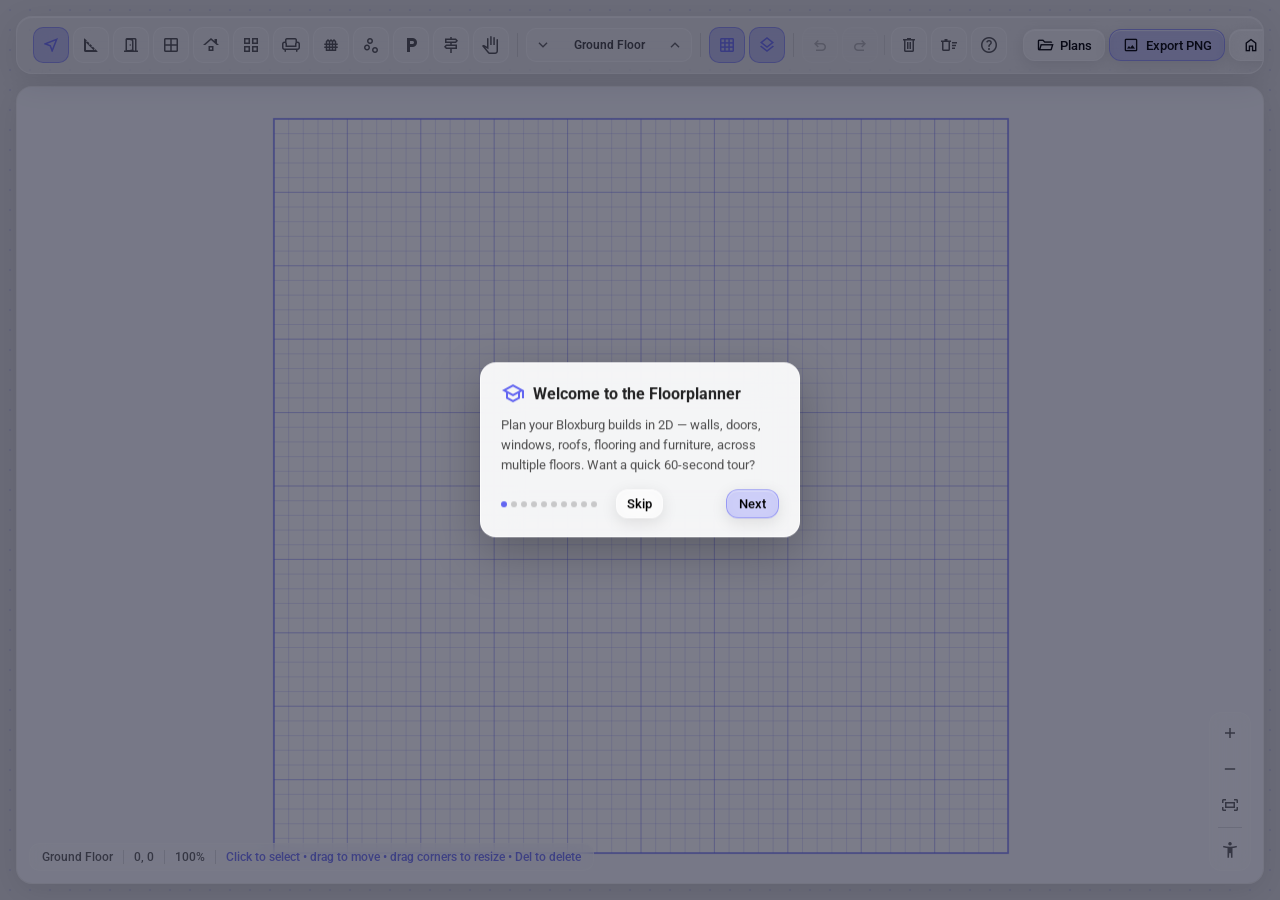
<file: floorplanner/index.html>
<!DOCTYPE html>
<html lang="en">

<head>
    <meta charset="UTF-8">
    <meta name="viewport" content="width=device-width, initial-scale=1.0">
    <title>Bloxburg Floorplanner</title>

    <link rel="stylesheet"
        href="https://fonts.googleapis.com/css2?family=Roboto:wght@300;400;500;600;700&display=swap" />
    <link rel="stylesheet"
        href="https://fonts.googleapis.com/css2?family=Material+Symbols+Outlined:opsz,wght,FILL,GRAD@20..48,100..700,0..1,-50..200" />
    <link rel="stylesheet" href="index.css">
</head>

<body>
    <div class="MobileBlock"
        style="display:none;position:fixed;inset:0;z-index:999999;flex-direction:column;align-items:center;justify-content:center;padding:2rem;text-align:center;font-family:'Roboto',sans-serif;">
        <div
            style="background:rgba(255,255,255,0.2);backdrop-filter:blur(16px);-webkit-backdrop-filter:blur(16px);border:1px solid rgba(255,255,255,0.4);border-radius:20px;padding:2.5rem 2rem;max-width:380px;width:100%;box-shadow:0 8px 32px rgba(0,0,0,0.1);">
            <span style="font-size:48px;display:block;margin-bottom:16px;">🖥️</span>
            <h2 style="font-size:20px;font-weight:600;margin-bottom:8px;color:rgba(0,0,0,0.8);">Desktop Only</h2>
            <p style="font-size:14px;color:rgba(0,0,0,0.5);line-height:1.6;">Sorry, this site is currently only
                available on desktop devices.</p>
        </div>
    </div>
    <div class="gridOverlay"></div>

    <div class="AppLayout">
        <!-- Toolbar -->
        <div class="Toolbar">
            <!-- Tools -->
            <div class="ToolbarGroup">
                <button class="ToolBtn active" data-tool="select" onclick="setTool('select')" title="Select / Move (V)">
                    <span class="material-symbols-outlined">near_me</span>
                </button>
                <button class="ToolBtn" data-tool="wall" onclick="setTool('wall')"
                    title="Wall — hold and drag, release to confirm">
                    <span class="material-symbols-outlined">square_foot</span>
                </button>
                <button class="ToolBtn" data-tool="door" onclick="setTool('door')" title="Door — click on a wall">
                    <span class="material-symbols-outlined">door_open</span>
                </button>
                <button class="ToolBtn" data-tool="window" onclick="setTool('window')"
                    title="Window (N) — click on a wall">
                    <span class="material-symbols-outlined">window</span>
                </button>
                <button class="ToolBtn" data-tool="roof" onclick="setTool('roof')"
                    title="Roof (R) — hold and drag, release to confirm">
                    <span class="material-symbols-outlined">roofing</span>
                </button>
                <button class="ToolBtn" data-tool="floor" onclick="setTool('floor')"
                    title="Floor (G) — draw flooring regions with a pattern texture">
                    <span class="material-symbols-outlined">grid_view</span>
                </button>
                <button class="ToolBtn" data-tool="furniture" onclick="setTool('furniture')"
                    title="Furniture (F) — click to place, snaps to the 4×4 sub-grid and to walls">
                    <span class="material-symbols-outlined">chair</span>
                </button>
                <button class="ToolBtn" data-tool="fence" onclick="setTool('fence')"
                    title="Fence — hold and drag, release to confirm">
                    <span class="material-symbols-outlined">fence</span>
                </button>
                <button class="ToolBtn" data-tool="repeater" onclick="setTool('repeater')"
                    title="Repeater — stamp an object along a line, box, area or polygon">
                    <span class="material-symbols-outlined">scatter_plot</span>
                </button>
                <button class="ToolBtn" data-tool="parking" onclick="setTool('parking')"
                    title="Parking Lot — set spot counts, then drag a rectangle to auto-generate an optimised lot">
                    <span class="material-symbols-outlined">local_parking</span>
                </button>
                <button class="ToolBtn" data-tool="mark" onclick="setTool('mark')"
                    title="Marking (M) — place icons (arrows, fire exit, signs) and text labels">
                    <span class="material-symbols-outlined">signpost</span>
                </button>
                <button class="ToolBtn" data-tool="pan" onclick="setTool('pan')"
                    title="Pan (H) — or hold Space / middle mouse">
                    <span class="material-symbols-outlined">pan_tool</span>
                </button>
            </div>

            <!-- Wall tool controls (visible only with wall tool) -->
            <div class="ToolbarDivider" id="wallDivider" style="display:none;"></div>
            <div class="ToolbarGroup" id="wallToolbar" style="display:none;">
                <button class="ToolBtn active" id="wallLineBtn" onclick="setWallMode('line')"
                    title="Line wall — hold and drag a single wall"><span
                        class="material-symbols-outlined">horizontal_rule</span></button>
                <button class="ToolBtn" id="wallBoxBtn" onclick="setWallMode('box')"
                    title="Box walls — hold and drag a rectangle of four walls"><span
                        class="material-symbols-outlined">crop_square</span></button>
            </div>

            <!-- Roof type controls (visible only with roof tool) -->
            <div class="ToolbarDivider" id="roofDivider" style="display:none;"></div>
            <div class="ToolbarGroup" id="roofToolbar" style="display:none;"></div>

            <!-- Door type controls (visible only with door tool) -->
            <div class="ToolbarDivider" id="doorDivider" style="display:none;"></div>
            <div class="ToolbarGroup" id="doorToolbar" style="display:none;"></div>

            <!-- Furniture chooser (visible only with furniture tool) -->
            <div class="ToolbarDivider" id="fxDivider" style="display:none;"></div>
            <div class="ToolbarGroup" id="fxToolbar" style="display:none;">
                <button class="GTextBtn FxChooser" onclick="openFurnitureLibrary()" title="Choose furniture object">
                    <img id="fxCurrentThumb" alt="">
                    <span class="fxName" id="fxCurrentName">Sofa</span>
                    <span class="material-symbols-outlined" style="font-size:18px;">expand_more</span>
                </button>
                <button class="ToolBtn" onclick="rotatePlacement(-1)" title="Rotate left (Q)"><span
                        class="material-symbols-outlined">rotate_left</span></button>
                <button class="ToolBtn" onclick="rotatePlacement(1)" title="Rotate right (E)"><span
                        class="material-symbols-outlined">rotate_right</span></button>
                <button class="ToolBtn" id="rotStepBtn" onclick="toggleRotateStep()"
                    title="Rotation step — click to switch 90° / 45°"
                    style="width:auto;padding:0 8px;font-size:12px;font-weight:700;">90°</button>
            </div>

            <!-- Floor tool controls (visible only with floor tool) -->
            <div class="ToolbarDivider" id="flDivider" style="display:none;"></div>
            <div class="ToolbarGroup" id="flToolbar" style="display:none;">
                <button class="ToolBtn active" id="flRectBtn" onclick="setFloorMode('rect')"
                    title="Rectangle floor"><span class="material-symbols-outlined">crop_square</span></button>
                <button class="ToolBtn" id="flPolyBtn" onclick="setFloorMode('poly')"
                    title="Polygon floor — click points, double-click to finish"><span
                        class="material-symbols-outlined">polyline</span></button>
                <button class="GTextBtn FxChooser" onclick="openPatternLibrary()" title="Choose floor pattern">
                    <img id="flCurrentThumb" alt="">
                    <span class="fxName" id="flCurrentName">Wood</span>
                    <span class="material-symbols-outlined" style="font-size:18px;">expand_more</span>
                </button>
            </div>

            <!-- Fence tool controls (visible only with fence tool) -->
            <div class="ToolbarDivider" id="fenceDivider" style="display:none;"></div>
            <div class="ToolbarGroup" id="fenceToolbar" style="display:none;">
                <button class="ToolBtn active" id="fenceePlainBtn" onclick="setFenceVariant('plain')"
                    title="Plain fence (dashed)"><span class="material-symbols-outlined">more_horiz</span></button>
                <button class="ToolBtn" id="fenceMetalBtn" onclick="setFenceVariant('metal')"
                    title="Metal fence (lattice)"><span class="material-symbols-outlined">grid_4x4</span></button>
            </div>

            <!-- Repeater tool controls (visible only with repeater tool) -->
            <div class="ToolbarDivider" id="rpDivider" style="display:none;"></div>
            <div class="ToolbarGroup" id="rpToolbar" style="display:none;">
                <button class="GTextBtn FxChooser" onclick="openRepeaterObject()" title="Choose object to repeat">
                    <img id="rpThumb" alt="">
                    <span class="fxName" id="rpName">Select Object</span>
                    <span class="material-symbols-outlined" style="font-size:18px;">expand_more</span>
                </button>
                <button class="ToolBtn" id="rpModeBtn" onclick="cycleRepeaterMode()"
                    title="Placement mode — click to switch"
                    style="display:none;width:auto;padding:0 10px;font-size:12px;font-weight:700;">Line</button>
            </div>

            <!-- Parking tool controls (visible only with parking tool) -->
            <div class="ToolbarDivider" id="pkDivider" style="display:none;"></div>
            <div class="ToolbarGroup" id="pkToolbar" style="display:none;">
                <div class="PkCount" title="Small spots — 2×3 (e.g. Roat 500)">
                    <span class="PkDot" style="background:#0ea5e9;"></span>S
                    <input type="number" id="pkSmall" min="0" value="0">
                </div>
                <div class="PkCount" title="Regular spots — 2×4 (most cars)">
                    <span class="PkDot" style="background:#22c55e;"></span>R
                    <input type="number" id="pkRegular" min="0" value="12">
                </div>
                <div class="PkCount" title="Large spots — 2×5 (e.g. Sterling Sunliner)">
                    <span class="PkDot" style="background:#f59e0b;"></span>L
                    <input type="number" id="pkLarge" min="0" value="0">
                </div>
                <div class="PkCount" title="XL spots — 2×6 (trucks, limos)">
                    <span class="PkDot" style="background:#ef4444;"></span>XL
                    <input type="number" id="pkXL" min="0" value="0">
                </div>
            </div>

            <!-- Marking tool controls (visible only with marking tool) -->
            <div class="ToolbarDivider" id="markDivider" style="display:none;"></div>
            <div class="ToolbarGroup" id="markToolbar" style="display:none;">
                <button class="GTextBtn FxChooser" onclick="openMarkLibrary()" title="Choose a marking icon">
                    <span class="material-symbols-outlined" id="markCurrentIcon"
                        style="font-size:20px;">arrow_upward</span>
                    <span class="fxName" id="markCurrentName">Arrow Up</span>
                    <span class="material-symbols-outlined" style="font-size:18px;">expand_more</span>
                </button>
                <button class="ToolBtn" id="markTextBtn" onclick="setMarkMode('text')"
                    title="Text label — click to place editable text"><span
                        class="material-symbols-outlined">title</span></button>
            </div>

            <div class="ToolbarDivider"></div>

            <!-- Floor selector -->
            <div class="FloorSelector">
                <button class="FloorStepBtn" id="floorDownBtn" onclick="changeFloor(-1)" title="Floor below">
                    <span class="material-symbols-outlined">keyboard_arrow_down</span>
                </button>
                <span class="FloorLabel" id="floorLabel">Ground Floor</span>
                <button class="FloorStepBtn" id="floorUpBtn" onclick="changeFloor(1)" title="Floor above">
                    <span class="material-symbols-outlined">keyboard_arrow_up</span>
                </button>
            </div>

            <div class="ToolbarDivider"></div>

            <!-- View toggles -->
            <div class="ToolbarGroup">
                <button class="ToolBtn active" id="gridToggle" onclick="toggleGrid()" title="Toggle grid">
                    <span class="material-symbols-outlined">grid_on</span>
                </button>
                <button class="ToolBtn active" id="ghostToggle" onclick="toggleGhost()"
                    title="Show floor below (ghost)">
                    <span class="material-symbols-outlined">layers</span>
                </button>
            </div>

            <div class="ToolbarDivider"></div>

            <!-- Edit -->
            <div class="ToolbarGroup">
                <button class="ToolBtn" id="undoBtn" onclick="undo()" title="Undo (Ctrl+Z)" style="opacity:0.35;">
                    <span class="material-symbols-outlined">undo</span>
                </button>
                <button class="ToolBtn" id="redoBtn" onclick="redo()" title="Redo (Ctrl+Y)" style="opacity:0.35;">
                    <span class="material-symbols-outlined">redo</span>
                </button>
                <div style="width:1px;height:20px;background:rgba(0,0,0,0.08);margin:0 2px;flex-shrink:0;"></div>
                <button class="ToolBtn" onclick="deleteSelected()" title="Delete selected (Del)">
                    <span class="material-symbols-outlined">delete</span>
                </button>
                <button class="ToolBtn" onclick="clearFloor()" title="Clear this floor">
                    <span class="material-symbols-outlined">delete_sweep</span>
                </button>
                <button class="ToolBtn" onclick="openModal('help')" title="Help">
                    <span class="material-symbols-outlined">help</span>
                </button>
            </div>

            <div class="ToolbarSpacer"></div>

            <!-- File actions -->
            <div class="ToolbarGroup">
                <button class="GTextBtn" onclick="openModal('saveLoad')" style="padding: 6px 12px;">
                    <span class="material-symbols-outlined">folder_open</span> Plans
                </button>
                <button class="GTextBtn primary" onclick="exportAsPNG()" style="padding: 6px 12px;">
                    <span class="material-symbols-outlined">image</span> Export PNG
                </button>
                <button class="GTextBtn" onclick="window.location.href='../'" style="padding: 6px 12px;">
                    <span class="material-symbols-outlined">home</span> Home
                </button>
            </div>
        </div>

        <!-- Canvas -->
        <div class="BoardContainer" id="boardContainer">
            <canvas id="planCanvas"></canvas>

            <!-- Properties panel -->
            <div class="PropPanel" id="propPanel">
                <div class="ppTitle"><span class="material-symbols-outlined" id="ppIcon">tune</span><span
                        id="ppTitleText">Properties</span></div>
                <div class="PropRow" id="ppLabelRow">
                    <label>Label</label>
                    <input type="text" id="ppLabel" placeholder="e.g. Sofa" oninput="updateSelLabel(this.value)">
                </div>
                <div class="PropRow" id="ppNameRow" style="display:none;">
                    <label>Room name</label>
                    <input type="text" id="ppName" placeholder="e.g. Kitchen" oninput="updateSelName(this.value)">
                </div>
                <div class="PropRow" id="ppMarkTextRow" style="display:none;">
                    <label>Text</label>
                    <input type="text" id="ppMarkText" placeholder="Label text" oninput="updateMarkText(this.value)">
                </div>
                <div class="PropBtnRow" id="ppSizeRow" style="display:none;">
                    <button class="GTextBtn" style="flex:1;padding:6px;" onclick="resizeMark(-1)" title="Smaller"><span
                            class="material-symbols-outlined">remove</span></button>
                    <span style="flex:1;text-align:center;font-size:12px;font-weight:600;color:rgba(0,0,0,0.6);"
                        id="ppSizeLabel">Size</span>
                    <button class="GTextBtn" style="flex:1;padding:6px;" onclick="resizeMark(1)" title="Larger"><span
                            class="material-symbols-outlined">add</span></button>
                </div>
                <div class="PropRow" id="ppColorRow">
                    <label>Colour</label>
                    <div class="PropColors" id="ppColors"></div>
                </div>
                <div class="PropBtnRow" id="ppRotateRow" style="display:none;">
                    <button class="GTextBtn" style="flex:1;padding:6px;" onclick="rotateSelected(-1)"><span
                            class="material-symbols-outlined">rotate_left</span></button>
                    <button class="GTextBtn" style="flex:1;padding:6px;" onclick="rotateSelected(1)"><span
                            class="material-symbols-outlined">rotate_right</span></button>
                </div>
                <div class="PropBtnRow" id="ppFlipRow" style="display:none;">
                    <button class="GTextBtn" style="flex:1;padding:5px;font-size:11px;" onclick="flipOpening('hinge')"
                        title="Swap which end the hinge is on"><span class="material-symbols-outlined"
                            style="font-size:16px;">swap_horiz</span> Hinge</button>
                    <button class="GTextBtn" style="flex:1;padding:5px;font-size:11px;" onclick="flipOpening('side')"
                        title="Flip which room the door opens into"><span class="material-symbols-outlined"
                            style="font-size:16px;">flip</span> Side</button>
                </div>
                <div class="PropBtnRow" id="ppFenceRow" style="display:none;">
                    <button class="GTextBtn" id="ppFencePlain" style="flex:1;padding:5px;font-size:11px;"
                        onclick="setSelFenceVariant('plain')">Plain</button>
                    <button class="GTextBtn" id="ppFenceMetal" style="flex:1;padding:5px;font-size:11px;"
                        onclick="setSelFenceVariant('metal')">Metal</button>
                </div>
                <div class="PropRow" id="ppPatternRow" style="display:none;">
                    <label>Pattern</label>
                    <button class="GTextBtn FxChooser" style="width:100%;" onclick="openPatternLibrary(true)"><img
                            id="ppPatternThumb" alt=""><span class="fxName" id="ppPatternName">Wood</span></button>
                </div>
                <div class="PropRow" id="ppRoofRow" style="display:none;">
                    <label>Roof type</label>
                    <div class="TypeGrid" id="ppRoofTypes"></div>
                </div>
                <div class="PropRow" id="ppDoorRow" style="display:none;">
                    <label>Door type</label>
                    <div class="TypeGrid" id="ppDoorTypes"></div>
                </div>
                <div class="PropRow" id="ppParkRow" style="display:none;">
                    <label>Spots by type</label>
                    <div class="PkPanelGrid">
                        <div class="PkCount" title="Small — 2×3">
                            <span class="PkDot" style="background:#0ea5e9;"></span>S
                            <input type="number" id="ppParkSmall" min="0" value="0"
                                onchange="updateSelParkingCount('small', this.value)">
                        </div>
                        <div class="PkCount" title="Regular — 2×4">
                            <span class="PkDot" style="background:#22c55e;"></span>R
                            <input type="number" id="ppParkRegular" min="0" value="0"
                                onchange="updateSelParkingCount('regular', this.value)">
                        </div>
                        <div class="PkCount" title="Large — 2×5">
                            <span class="PkDot" style="background:#f59e0b;"></span>L
                            <input type="number" id="ppParkLarge" min="0" value="0"
                                onchange="updateSelParkingCount('large', this.value)">
                        </div>
                        <div class="PkCount" title="XL — 2×6">
                            <span class="PkDot" style="background:#ef4444;"></span>XL
                            <input type="number" id="ppParkXL" min="0" value="0"
                                onchange="updateSelParkingCount('xl', this.value)">
                        </div>
                    </div>
                </div>
                <div class="PropBtnRow" id="ppParkBtnRow" style="display:none;">
                    <button class="GTextBtn" style="flex:1;padding:6px;font-size:11px;"
                        onclick="autoArrangeSelectedParking()"
                        title="Re-pack the spots into the optimal layout (discards manual rearranging)"><span
                            class="material-symbols-outlined" style="font-size:16px;">grid_view</span>
                        Auto-arrange</button>
                </div>
                <div class="PropRow" id="ppStallRow" style="display:none;">
                    <label>Stall label</label>
                    <div class="PropBtnRow">
                        <button class="GTextBtn" id="ppStallNone" style="flex:1;padding:5px;font-size:11px;"
                            onclick="setStallLabelMode('none')">None</button>
                        <button class="GTextBtn" id="ppStallTextBtn" style="flex:1;padding:5px;font-size:11px;"
                            onclick="setStallLabelMode('text')">Text</button>
                        <button class="GTextBtn" id="ppStallIconBtn" style="flex:1;padding:5px;font-size:11px;"
                            onclick="setStallLabelMode('icon')">Icon</button>
                    </div>
                    <input type="text" id="ppStallText" placeholder="e.g. VIP" maxlength="8" style="display:none;"
                        oninput="updateStallText(this.value)">
                    <div class="StallIconGrid" id="ppStallIcons" style="display:none;"></div>
                </div>
                <div class="PropInfo" id="ppInfo"></div>
            </div>

            <!-- Zoom controls -->
            <div class="ZoomControls">
                <button onclick="zoomBy(1.2)" title="Zoom in"><span
                        class="material-symbols-outlined">add</span></button>
                <button onclick="zoomBy(1/1.2)" title="Zoom out"><span
                        class="material-symbols-outlined">remove</span></button>
                <button onclick="fitView(); draw();" title="Fit to view"><span
                        class="material-symbols-outlined">fit_screen</span></button>
                <div class="ZoomDivider"></div>
                <button id="charBtn" title="Drag onto the canvas to see how a Roblox character (1 × 0.25) fits — Q/E to rotate"><span
                        class="material-symbols-outlined">accessibility_new</span></button>
            </div>

            <!-- Status bar -->
            <div class="StatusBar">
                <span id="statusFloor">Ground Floor</span>
                <span class="dot"></span>
                <span id="statusCoord">0, 0</span>
                <span class="dot"></span>
                <span id="statusZoom">100%</span>
                <span class="dot"></span>
                <span class="hint" id="statusHint">Select a tool to begin</span>
            </div>
        </div>
    </div>

    <!-- Save/Load Modal -->
    <div class="ModalOverlay" id="saveLoadModal" onclick="if(event.target===this)closeModal('saveLoad')">
        <div class="ModalContent">
            <div class="ModalTitle">
                <span>Floor Plans</span>
                <button class="ModalClose" onclick="closeModal('saveLoad')"><span
                        class="material-symbols-outlined">close</span></button>
            </div>
            <div class="form-group">
                <label>Save Current Plan <span style="font-weight:400;color:rgba(0,0,0,0.45);">(all
                        floors)</span></label>
                <div style="display: flex; gap: 8px;">
                    <input type="text" id="planNameInput" placeholder="Plan name..." style="flex: 1;">
                    <button class="GTextBtn primary" onclick="savePlan()" style="height: 38px;">Save</button>
                </div>
            </div>
            <div
                style="display:flex; align-items:center; justify-content:space-between; gap:8px; border-bottom: 1px solid rgba(0,0,0,0.1); padding-bottom: 6px;">
                <span style="font-size: 14px; font-weight: 600; color: rgba(0,0,0,0.7);">Saved Plans</span>
                <button class="GTextBtn" style="padding:6px 10px;"
                    onclick="document.getElementById('importPlanFile').click()" title="Import a plan from a JSON file">
                    <span class="material-symbols-outlined" style="font-size:18px;">upload</span> Import
                </button>
            </div>
            <div id="savedPlansList"></div>
            <input type="file" id="importPlanFile" accept="application/json,.json" style="display:none;"
                onchange="importPlanFile(this.files[0]); this.value='';">
        </div>
    </div>

    <!-- Furniture Library Modal -->
    <div class="ModalOverlay" id="furnitureLibraryModal"
        onclick="if(event.target===this)closeModal('furnitureLibrary')">
        <div class="ModalContent" style="max-width:640px;">
            <div class="ModalTitle">
                <span>Choose Furniture</span>
                <button class="ModalClose" onclick="closeModal('furnitureLibrary')"><span
                        class="material-symbols-outlined">close</span></button>
            </div>
            <div class="LibTabs" id="libTabs"></div>
            <div class="LibGrid" id="libGrid"></div>
            <input type="file" id="importFurnitureFile" accept="application/json,.json" style="display:none;"
                onchange="importCustomFurnitureFile(this.files[0]); this.value='';">
        </div>
    </div>

    <!-- Marking icon chooser modal -->
    <div class="ModalOverlay" id="markLibraryModal" onclick="if(event.target===this)closeModal('markLibrary')">
        <div class="ModalContent" style="max-width:560px;">
            <div class="ModalTitle">
                <span>Choose a Marking</span>
                <button class="ModalClose" onclick="closeModal('markLibrary')"><span
                        class="material-symbols-outlined">close</span></button>
            </div>
            <button class="GTextBtn" style="width:100%;justify-content:flex-start;margin-bottom:10px;"
                onclick="setMarkMode('text'); closeModal('markLibrary'); if(currentTool!=='mark') setTool('mark');">
                <span class="material-symbols-outlined">title</span> Text label — click the canvas to drop editable text
            </button>
            <div class="MarkGrid" id="markGrid"></div>
        </div>
    </div>

    <!-- Repeater object chooser modal -->
    <div class="ModalOverlay" id="repeaterObjectModal" onclick="if(event.target===this)closeModal('repeaterObject')">
        <div class="ModalContent" style="max-width:640px;">
            <div class="ModalTitle">
                <span>Select Object to Repeat</span>
                <button class="ModalClose" onclick="closeModal('repeaterObject')"><span
                        class="material-symbols-outlined">close</span></button>
            </div>
            <div class="form-group">
                <input type="text" id="rpSearch" placeholder="Search furniture (preset &amp; custom)…"
                    oninput="renderRepeaterObjects()">
            </div>
            <div class="LibGrid" id="rpGrid"></div>
        </div>
    </div>

    <!-- Furniture / Pattern Editor Modal -->
    <div class="ModalOverlay" id="furnitureEditorModal" onclick="if(event.target===this)closeModal('furnitureEditor')">
        <div class="ModalContent EditorModal">
            <div class="ModalTitle">
                <span id="edTitle">Create Furniture</span>
                <button class="ModalClose" onclick="closeModal('furnitureEditor')"><span
                        class="material-symbols-outlined">close</span></button>
            </div>

            <div class="EdTabs">
                <div class="LibTab active" data-edtab="draw" onclick="setEdTab('draw')">Draw</div>
                <div class="LibTab" data-edtab="settings" onclick="setEdTab('settings')">Settings</div>
            </div>

            <!-- Draw tab -->
            <div class="EdPanel active" id="edPanel-draw">
                <!-- full-width toolbar -->
                <div class="EdTopToolbar">
                    <button class="EdToolBtn active" data-edtool="select" onclick="setEdTool('select')"
                        title="Select / move elements"><span class="material-symbols-outlined">near_me</span></button>
                    <button class="EdToolBtn" data-edtool="pen" onclick="setEdTool('pen')" title="Pen"><span
                            class="material-symbols-outlined">edit</span></button>
                    <button class="EdToolBtn" data-edtool="line" onclick="setEdTool('line')" title="Line"><span
                            class="material-symbols-outlined">horizontal_rule</span></button>
                    <button class="EdToolBtn" data-edtool="rect" onclick="setEdTool('rect')" title="Rectangle"><span
                            class="material-symbols-outlined">crop_square</span></button>
                    <button class="EdToolBtn" data-edtool="ellipse" onclick="setEdTool('ellipse')" title="Ellipse"><span
                            class="material-symbols-outlined">circle</span></button>
                    <button class="EdToolBtn" data-edtool="fill" onclick="setEdTool('fill')"
                        title="Fill — click a shape to fill it with the fill colour"><span
                            class="material-symbols-outlined">format_color_fill</span></button>
                    <div class="EdToolDivider"></div>
                    <span style="font-size:11px;color:rgba(0,0,0,0.5);">Snap</span>
                    <div class="EdSeg" id="edSnapSeg">
                        <button data-snap="1" onclick="setEdSnap(1)">1×1</button>
                        <button data-snap="2" onclick="setEdSnap(2)">2×2</button>
                        <button data-snap="4" class="active" onclick="setEdSnap(4)">4×4</button>
                    </div>
                    <div class="EdToolDivider"></div>
                    <button class="EdToolBtn" onclick="edAddElementFromClipboard()"
                        title="Paste SVG or image from clipboard"><span
                            class="material-symbols-outlined">content_paste</span></button>
                    <button class="EdToolBtn" onclick="document.getElementById('edElFile').click()"
                        title="Import SVG or image (PNG/JPEG ≤256×256)"><span
                            class="material-symbols-outlined">add_photo_alternate</span></button>
                    <input type="file" id="edElFile" accept=".svg,image/svg+xml,image/png,image/jpeg"
                        style="display:none;" onchange="edAddElementFromFile(this.files[0]); this.value='';">
                    <button class="EdToolBtn" onclick="edDeleteElement()" title="Delete selected element"><span
                            class="material-symbols-outlined">delete</span></button>
                    <div class="EdToolDivider"></div>
                    <button class="EdToolBtn" onclick="edUndo()" title="Undo last shape"><span
                            class="material-symbols-outlined">undo</span></button>
                    <button class="EdToolBtn" onclick="edClear()" title="Clear all"><span
                            class="material-symbols-outlined">delete_sweep</span></button>
                </div>

                <div class="EdDrawBody">
                    <div class="EdCanvasWrap">
                        <canvas id="fxCanvas" width="400" height="400"></canvas>
                    </div>
                    <div class="EdProps">
                        <div class="EdPropTitle">Properties</div>
                        <div class="form-group">
                            <label>Stroke colour</label>
                            <input type="color" id="edColor" value="#6366f1" class="EdColorInput">
                        </div>
                        <div class="form-group">
                            <label>Stroke width</label>
                            <input type="range" id="edWidth" min="1" max="14" value="4" style="width:100%;">
                        </div>
                        <div class="form-group">
                            <label
                                style="display:flex;align-items:center;gap:6px;cursor:pointer;font-weight:600;color:rgba(0,0,0,0.65);">
                                <input type="checkbox" id="edFill"> Fill new shapes
                            </label>
                        </div>
                        <div class="form-group">
                            <label>Fill colour</label>
                            <input type="color" id="edFillColor" value="#6366f1" class="EdColorInput">
                        </div>
                        <p class="EdHint">Use the fill tool to pour the fill colour onto an existing rectangle or
                            ellipse. Imported SVG/image elements can be moved, scaled &amp; rotated with the Select
                            tool.</p>
                    </div>
                </div>
            </div>

            <!-- Settings tab -->
            <div class="EdPanel" id="edPanel-settings">
                <div class="form-group">
                    <label>Name</label>
                    <input type="text" id="edName" placeholder="e.g. Round Table">
                </div>
                <div class="SizeRow" id="edSizeRow">
                    <div class="form-group">
                        <label id="edWLabel">Width (cells)</label>
                        <input type="number" id="edW" value="1" min="0.25" step="0.25">
                    </div>
                    <div class="form-group" id="edHGroup">
                        <label>Depth (cells)</label>
                        <input type="number" id="edH" value="1" min="0.25" step="0.25">
                    </div>
                </div>
                <p class="EdHint" id="edRightHint">Set the name and footprint of your object, then save. Switch to the
                    Draw tab to edit the artwork.</p>
                <div style="display:flex;gap:8px;margin-top:4px;">
                    <button class="GTextBtn" style="flex:1;" onclick="closeModal('furnitureEditor')">Cancel</button>
                    <button class="GTextBtn primary" style="flex:1;" onclick="saveCustomFurniture()"><span
                            class="material-symbols-outlined">save</span> Save</button>
                </div>
            </div>
        </div>
    </div>

    <!-- Pattern Editor Modal (simple: upload image/SVG + name) -->
    <div class="ModalOverlay" id="patternEditorModal" onclick="if(event.target===this)closeModal('patternEditor')">
        <div class="ModalContent" style="max-width:440px;">
            <div class="ModalTitle">
                <span id="patEdTitle">Create Pattern</span>
                <button class="ModalClose" onclick="closeModal('patternEditor')"><span
                        class="material-symbols-outlined">close</span></button>
            </div>
            <p class="EdHint">Upload a tile image (PNG or JPEG, max 256×256) or an SVG. It will tile seamlessly across
                floor regions.</p>
            <button class="GTextBtn" onclick="document.getElementById('patEdFile').click()"
                style="align-self:flex-start;">
                <span class="material-symbols-outlined">upload</span> Upload image or SVG
            </button>
            <input type="file" id="patEdFile" accept=".svg,image/svg+xml,image/png,image/jpeg" style="display:none;"
                onchange="patEdLoadFile(this.files[0]); this.value='';">
            <img id="patEdPreview" alt=""
                style="width:120px;height:120px;align-self:center;background:#fff;border-radius:10px;border:1px solid rgba(0,0,0,0.12);object-fit:contain;display:none;">
            <div class="form-group">
                <label>Name</label>
                <input type="text" id="patEdName" placeholder="e.g. Marble">
            </div>
            <div class="form-group">
                <label>Tile size (cells)</label>
                <input type="number" id="patEdTile" value="1" min="0.25" step="0.25">
            </div>
            <div style="display:flex;gap:8px;">
                <button class="GTextBtn" style="flex:1;" onclick="closeModal('patternEditor')">Cancel</button>
                <button class="GTextBtn primary" style="flex:1;" onclick="savePatternFromEditor()"><span
                        class="material-symbols-outlined">save</span> Save</button>
            </div>
        </div>
    </div>

    <!-- Pattern Library Modal -->
    <div class="ModalOverlay" id="patternLibraryModal" onclick="if(event.target===this)closeModal('patternLibrary')">
        <div class="ModalContent" style="max-width:560px;">
            <div class="ModalTitle">
                <span>Choose Floor Pattern</span>
                <button class="ModalClose" onclick="closeModal('patternLibrary')"><span
                        class="material-symbols-outlined">close</span></button>
            </div>
            <div class="LibGrid" id="patGrid"></div>
            <input type="file" id="importPatternFile" accept="application/json,.json" style="display:none;"
                onchange="importCustomPatternFile(this.files[0]); this.value='';">
        </div>
    </div>

    <!-- Help Modal -->
    <div class="ModalOverlay" id="helpModal" onclick="if(event.target===this)closeModal('help')">
        <div class="ModalContent">
            <div class="ModalTitle">
                <span>How to use the Floorplanner</span>
                <button class="ModalClose" onclick="closeModal('help')"><span
                        class="material-symbols-outlined">close</span></button>
            </div>
            <div class="HelpList">
                <b>Tools</b><br>
                <kbd>V</kbd> Select &amp; move — click an item, drag to reposition, drag the corner handles to resize
                furniture &amp; roofs, <kbd>Del</kbd> to remove.<br>
                Wall — hold and drag at <b>any angle</b>, release to confirm. Endpoints snap to the grid; hold
                <kbd>Shift</kbd> to lock to a straight axis.<br>
                <kbd>G</kbd> Floor — paint flooring in rectangle or polygon mode with a chosen (or custom) pattern
                texture.<br>
                Door / <kbd>N</kbd> Window — a ghost preview snaps onto the nearest wall; click to drop it in.<br>
                <kbd>R</kbd> Roof — hold and drag a rectangle, release to confirm.<br>
                <kbd>F</kbd> Furniture — pick an object from the chooser, a ghost preview follows the cursor; click to
                place. It snaps to the 4×4 sub-grid, and snaps flush against walls automatically.
                <kbd>Q</kbd>/<kbd>E</kbd> rotate.<br>
                Parking Lot — set how many Small (2×3), Regular (2×4), Large (2×5) and XL (2×6) spots you want,
                then hold and drag a rectangle. The stalls are generated in the most space-efficient layout. With the
                lot selected you can drag any single stall to a new position and the rest re-flow around it.<br>
                <kbd>H</kbd> Pan — or hold <kbd>Space</kbd> / middle-mouse drag. Scroll to zoom. Use
                <kbd>W</kbd><kbd>A</kbd><kbd>S</kbd><kbd>D</kbd> or the <kbd>↑</kbd><kbd>←</kbd><kbd>↓</kbd><kbd>→</kbd>
                arrow keys to move around.<br><br>
                <b>Furniture objects</b><br>
                Use the chooser to pick from the built-in library, or create your own: draw it with shapes (stroke &amp;
                fill), or paste/upload an SVG or image (PNG/JPEG). Custom pieces can be saved, exported, imported,
                edited and deleted.<br><br>
                <b>Floors</b><br>
                Move between the basement, ground floor and up to 5 floors above. Each floor keeps its own plan, and the
                floor below is shown faintly as a guide (toggle with the layers button).<br><br>
                <b>Grid</b><br>
                The plan is a 50×50 cell grid. Walls snap to the cell edges; each cell is divided into a 4×4 sub-grid
                for placing furniture.<br><br>
                <button class="GTextBtn primary" onclick="closeModal('help'); startTutorial();"
                    style="align-self:flex-start;"><span class="material-symbols-outlined">school</span> Replay
                    tutorial</button>
            </div>
        </div>
    </div>

    <!-- Right-click context menu -->
    <div class="ContextMenu" id="contextMenu"></div>

    <!-- Saved-plan preview -->
    <div class="PlanPreview" id="planPreview">
        <div class="ppName" id="planPreviewName"></div>
        <canvas id="planPreviewCanvas" width="380" height="240" style="width:380px;height:240px;"></canvas>
    </div>

    <!-- Tutorial -->
    <div class="TutDim" id="tutDim"></div>
    <div class="TutRing" id="tutRing"></div>
    <div class="TutCard" id="tutCard">
        <div class="TutTitle"><span class="material-symbols-outlined" id="tutIcon">school</span><span
                id="tutTitle">Welcome</span></div>
        <div class="TutBody" id="tutBody"></div>
        <div class="TutFoot">
            <div class="TutDots" id="tutDots"></div>
            <div class="TutBtns">
                <button class="GTextBtn" id="tutSkip" onclick="endTutorial()" style="padding:6px 10px;">Skip</button>
                <button class="GTextBtn" id="tutBack" onclick="tutStep(-1)" style="padding:6px 10px;">Back</button>
                <button class="GTextBtn primary" id="tutNext" onclick="tutStep(1)"
                    style="padding:6px 12px;">Next</button>
            </div>
        </div>
    </div>

    <script src="index.js"></script>
</body>

</html>
</file>
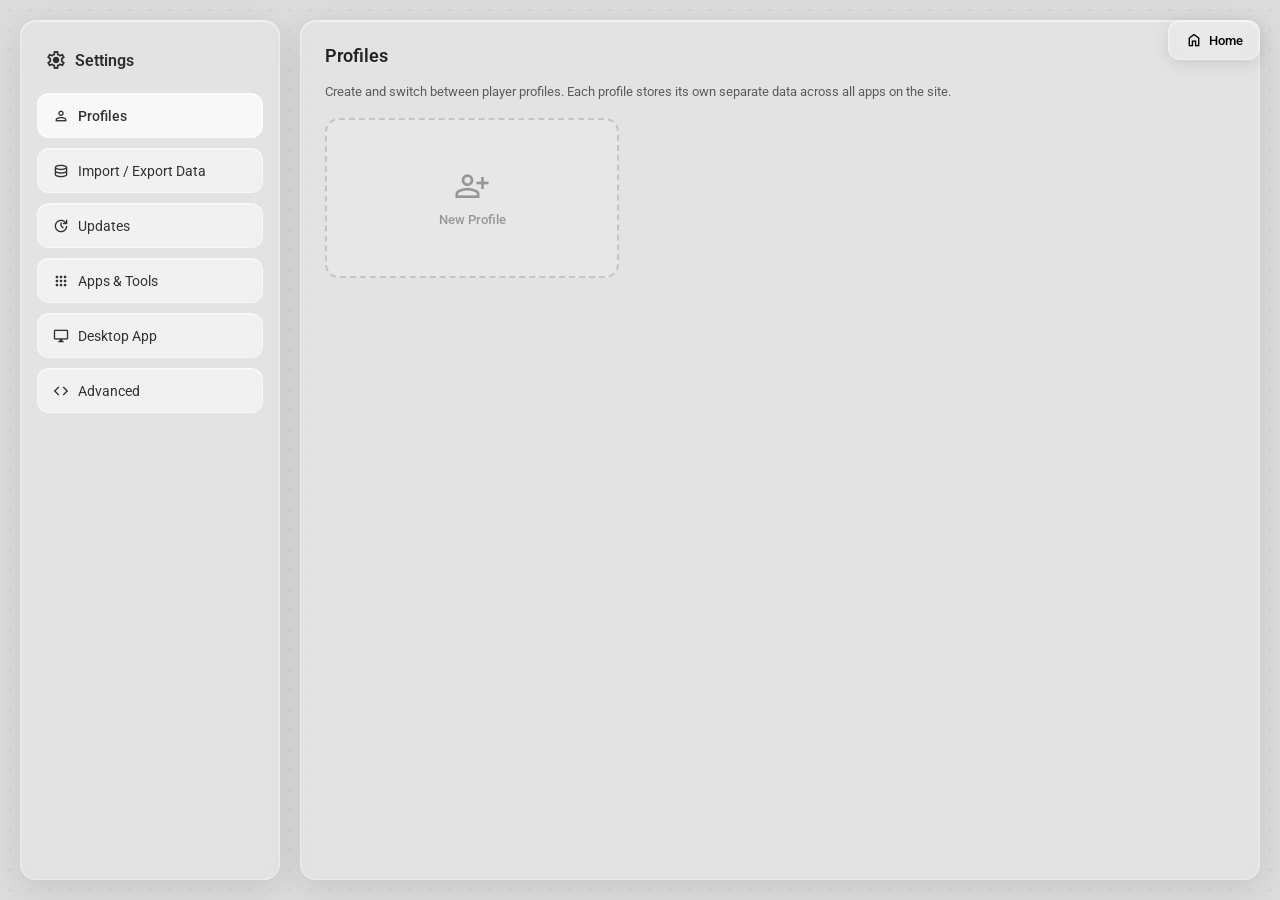
<file: settings/index.html>
<!DOCTYPE html>
<html lang="en">

<head>
    <meta charset="UTF-8">
    <meta name="viewport" content="width=device-width, initial-scale=1.0">
    <title>Settings — Techtoby Corp</title>

    <link rel="shortcut icon" href="https://static.wikia.nocookie.net/welcome-to-bloxburg/images/a/a1/Briefcase.png/revision/latest?cb=20240104022135" type="image/x-icon">
    <link rel="stylesheet" href="https://fonts.googleapis.com/css2?family=Roboto:wght@300;400;500;600;700&display=swap" />
    <link rel="stylesheet" href="https://fonts.googleapis.com/css2?family=Material+Symbols+Outlined:opsz,wght,FILL,GRAD@20..48,100..700,0..1,-50..200" />

    <style>
        * {
            box-sizing: border-box;
            margin: 0;
            padding: 0;
            font-family: 'Roboto', sans-serif;
        }

        body {
            background: #DCDCDC url('https://cdn.ecxogames.ca/ecxogames/assets/794037.png') no-repeat center center / cover;
            color: black;
            display: flex;
            flex-direction: column;
            height: 100vh;
            overflow: hidden;
            position: relative;
        }

        .gridOverlay {
            position: absolute;
            top: 0; left: 0;
            width: 100vw; height: 100vh;
            z-index: 1;
            background-image: radial-gradient(circle, rgba(99, 102, 241, 0.15) 1px, transparent 1px);
            background-size: 20px 20px;
            pointer-events: none;
        }

        /* ===== Buttons ===== */
        .GTextBtn {
            padding: 10px 16px;
            font-size: 13px;
            font-weight: 500;
            border: 1px solid rgba(255,255,255,0.4);
            border-radius: 12px;
            background: rgba(255,255,255,0.2);
            backdrop-filter: blur(12px);
            -webkit-backdrop-filter: blur(12px);
            color: black;
            cursor: pointer;
            transition: transform 0.2s ease, background 0.2s ease, box-shadow 0.2s ease;
            box-shadow: 0 4px 16px rgba(0,0,0,0.1), inset 0 1px 1px rgba(255,255,255,0.6);
            display: flex;
            align-items: center;
            gap: 6px;
            justify-content: center;
            white-space: nowrap;
        }
        .GTextBtn:hover {
            transform: scale(1.05);
            background: rgba(255,255,255,0.35);
            box-shadow: 0 6px 20px rgba(0,0,0,0.15), inset 0 1px 1px rgba(255,255,255,0.8);
        }
        .GTextBtn .material-symbols-outlined { font-size: 18px; }
        .GTextBtn.primary { background: rgba(99,102,241,0.3); border-color: rgba(99,102,241,0.5); }
        .GTextBtn.primary:hover { background: rgba(99,102,241,0.45); }
        .GTextBtn.danger { background: rgba(239,68,68,0.2); border-color: rgba(239,68,68,0.4); }
        .GTextBtn.danger:hover { background: rgba(239,68,68,0.35); }
        .GTextBtn.success { background: rgba(34,197,94,0.2); border-color: rgba(34,197,94,0.4); }
        .GTextBtn.success:hover { background: rgba(34,197,94,0.35); }
        .GTextBtn:disabled { opacity: 0.5; pointer-events: none; }

        /* ===== Layout ===== */
        .MainLayout {
            display: flex;
            width: 100%;
            height: 100vh;
            z-index: 10;
            position: relative;
        }

        .Sidebar {
            width: 260px;
            margin: 20px;
            height: calc(100vh - 40px);
            border-radius: 16px;
            background: rgba(255,255,255,0.2);
            backdrop-filter: blur(16px);
            -webkit-backdrop-filter: blur(16px);
            border: 1px solid rgba(255,255,255,0.4);
            box-shadow: 0 8px 32px rgba(0,0,0,0.1), inset 0 1px 1px rgba(255,255,255,0.6);
            padding: 24px 16px;
            display: flex;
            flex-direction: column;
            gap: 10px;
            overflow-y: auto;
            flex-shrink: 0;
        }
        .Sidebar::-webkit-scrollbar { width: 6px; }
        .Sidebar::-webkit-scrollbar-track { background: transparent; }
        .Sidebar::-webkit-scrollbar-thumb { background: rgba(0,0,0,0.15); border-radius: 4px; }

        .SidebarTab {
            padding: 12px 14px;
            font-size: 14px;
            font-weight: 400;
            border: 1px solid rgba(255,255,255,0.5);
            border-top-width: 2px;
            border-radius: 12px;
            background: rgba(255,255,255,0.4);
            backdrop-filter: blur(8px);
            color: rgba(0,0,0,0.8);
            cursor: pointer;
            transition: all 0.2s ease;
            display: flex;
            align-items: center;
            gap: 8px;
        }
        .SidebarTab:hover { background: rgba(255,255,255,0.55); }
        .SidebarTab.active { background: rgba(255,255,255,0.7); border-color: rgba(255,255,255,0.75); font-weight: 500; }
        .SidebarTab.inactive { opacity: 0.5; }

        .ContentArea {
            flex: 1;
            margin: 20px 20px 20px 0;
            border-radius: 16px;
            background: rgba(255,255,255,0.2);
            backdrop-filter: blur(16px);
            -webkit-backdrop-filter: blur(16px);
            border: 1px solid rgba(255,255,255,0.4);
            box-shadow: 0 8px 32px rgba(0,0,0,0.1), inset 0 1px 1px rgba(255,255,255,0.6);
            padding: 24px;
            display: flex;
            flex-direction: column;
            gap: 16px;
            overflow-y: auto;
        }
        .ContentArea::-webkit-scrollbar { width: 6px; }
        .ContentArea::-webkit-scrollbar-track { background: transparent; }
        .ContentArea::-webkit-scrollbar-thumb { background: rgba(0,0,0,0.15); border-radius: 4px; }

        .ContentTitle { font-size: 18px; font-weight: 600; color: rgba(0,0,0,0.85); }
        .ContentDesc { font-size: 13px; color: rgba(0,0,0,0.6); line-height: 1.5; }

        .page { display: none; flex-direction: column; gap: 16px; flex: 1; }
        .page.active { display: flex; }

        /* ===== Form Controls ===== */
        .form-group { display: flex; flex-direction: column; gap: 6px; }
        .form-group label { font-size: 13px; font-weight: 600; color: rgba(0,0,0,0.7); }
        .form-group input, .form-group select, .form-group textarea {
            background: rgba(255,255,255,0.3);
            border: 1px solid rgba(255,255,255,0.5);
            color: black;
            padding: 10px 12px;
            border-radius: 8px;
            font-size: 13px;
            outline: none;
            backdrop-filter: blur(4px);
            transition: all 0.2s ease;
            font-family: 'Roboto', sans-serif;
        }
        .form-group input:focus, .form-group select:focus, .form-group textarea:focus {
            background: rgba(255,255,255,0.5);
            border-color: rgba(99,102,241,0.6);
            box-shadow: 0 0 0 3px rgba(99,102,241,0.2);
        }
        .form-group input::placeholder, .form-group textarea::placeholder { color: rgba(0,0,0,0.35); }
        .form-group textarea { resize: vertical; min-height: 60px; }

        .InputRow { display: flex; gap: 8px; align-items: flex-end; }

        /* ===== Section ===== */
        .SectionHeader {
            font-size: 14px;
            font-weight: 600;
            color: rgba(0,0,0,0.8);
            margin-top: 4px;
            padding-bottom: 8px;
            border-bottom: 1px solid rgba(0,0,0,0.1);
            text-transform: uppercase;
            letter-spacing: 0.5px;
        }

        .SettingsCard {
            background: rgba(255,255,255,0.3);
            border: 1px solid rgba(255,255,255,0.5);
            border-radius: 14px;
            padding: 20px;
            backdrop-filter: blur(6px);
            display: flex;
            flex-direction: column;
            gap: 12px;
        }

        .SettingsCardTitle {
            font-size: 14px;
            font-weight: 600;
            color: rgba(0,0,0,0.8);
            display: flex;
            align-items: center;
            gap: 8px;
        }
        .SettingsCardTitle .material-symbols-outlined { font-size: 20px; color: rgba(99,102,241,0.7); }

        .SettingsCardDesc {
            font-size: 12px;
            color: rgba(0,0,0,0.5);
            line-height: 1.5;
        }

        .SettingsCardActions {
            display: flex;
            gap: 8px;
            flex-wrap: wrap;
        }

        /* ===== Code Block (for compressed string) ===== */
        .CodeBlock {
            background: rgba(0,0,0,0.06);
            border: 1px solid rgba(0,0,0,0.1);
            border-radius: 8px;
            padding: 12px;
            font-family: 'Consolas', 'Courier New', monospace;
            font-size: 12px;
            word-break: break-all;
            max-height: 120px;
            overflow-y: auto;
            color: rgba(0,0,0,0.7);
            user-select: all;
        }
        .CodeBlock::-webkit-scrollbar { width: 4px; }
        .CodeBlock::-webkit-scrollbar-thumb { background: rgba(0,0,0,0.15); border-radius: 4px; }

        /* ===== Profile Cards ===== */
        .ProfileGrid {
            display: grid;
            grid-template-columns: repeat(auto-fill, minmax(220px, 1fr));
            gap: 14px;
        }

        .ProfileCard {
            background: rgba(255,255,255,0.3);
            border: 1px solid rgba(255,255,255,0.5);
            border-radius: 14px;
            padding: 20px;
            backdrop-filter: blur(6px);
            display: flex;
            flex-direction: column;
            align-items: center;
            gap: 8px;
            text-align: center;
            transition: all 0.2s ease;
            position: relative;
            cursor: pointer;
        }
        .ProfileCard:hover { background: rgba(255,255,255,0.4); }
        .ProfileCard.active-profile {
            border-color: rgba(99,102,241,0.5);
            background: rgba(99,102,241,0.08);
            box-shadow: 0 0 0 2px rgba(99,102,241,0.2);
        }

        .ProfileAvatar {
            width: 64px; height: 64px;
            border-radius: 50%;
            object-fit: cover;
            border: 2px solid rgba(255,255,255,0.6);
            box-shadow: 0 2px 10px rgba(0,0,0,0.1);
            background: rgba(255,255,255,0.3);
        }
        .ProfileAvatarPlaceholder {
            width: 64px; height: 64px;
            border-radius: 50%;
            border: 2px solid rgba(255,255,255,0.6);
            box-shadow: 0 2px 10px rgba(0,0,0,0.1);
            background: rgba(99,102,241,0.12);
            display: flex;
            align-items: center;
            justify-content: center;
            color: rgba(99,102,241,0.6);
        }

        .ProfileName { font-size: 14px; font-weight: 600; color: rgba(0,0,0,0.85); }
        .ProfileUsername { font-size: 12px; color: rgba(0,0,0,0.45); }
        .ProfileBadge {
            font-size: 10px; font-weight: 600;
            padding: 2px 8px;
            border-radius: 6px;
            background: rgba(99,102,241,0.15);
            color: rgba(99,102,241,0.85);
            border: 1px solid rgba(99,102,241,0.25);
            text-transform: uppercase;
            letter-spacing: 0.3px;
        }

        .ProfileCardActions {
            position: absolute;
            top: 8px; right: 8px;
            display: flex;
            gap: 4px;
            opacity: 0;
            transition: opacity 0.2s;
        }
        .ProfileCard:hover .ProfileCardActions { opacity: 1; }

        .ProfileCardBtn {
            background: rgba(255,255,255,0.5);
            border: 1px solid rgba(255,255,255,0.6);
            border-radius: 6px;
            cursor: pointer;
            padding: 3px;
            display: flex;
            align-items: center;
            justify-content: center;
            transition: all 0.2s;
        }
        .ProfileCardBtn:hover { background: rgba(255,255,255,0.7); }
        .ProfileCardBtn.danger:hover { background: rgba(239,68,68,0.15); }

        .AddProfileCard {
            background: rgba(255,255,255,0.15);
            border: 2px dashed rgba(0,0,0,0.15);
            border-radius: 14px;
            padding: 20px;
            display: flex;
            flex-direction: column;
            align-items: center;
            justify-content: center;
            gap: 8px;
            cursor: pointer;
            transition: all 0.2s ease;
            min-height: 160px;
            color: rgba(0,0,0,0.35);
        }
        .AddProfileCard:hover {
            background: rgba(255,255,255,0.25);
            border-color: rgba(99,102,241,0.3);
            color: rgba(99,102,241,0.6);
        }

        /* Avatar preview in edit */
        .AvatarPreviewLarge {
            width: 80px; height: 80px;
            border-radius: 50%;
            object-fit: cover;
            border: 2px solid rgba(255,255,255,0.6);
            box-shadow: 0 2px 10px rgba(0,0,0,0.1);
            align-self: center;
        }
        .AvatarPreviewPlaceholder {
            width: 80px; height: 80px;
            border-radius: 50%;
            border: 2px dashed rgba(0,0,0,0.15);
            display: flex;
            align-items: center;
            justify-content: center;
            align-self: center;
            color: rgba(0,0,0,0.3);
            background: rgba(255,255,255,0.2);
            cursor: pointer;
        }
        .AvatarPreviewPlaceholder:hover {
            border-color: rgba(99,102,241,0.3);
            color: rgba(99,102,241,0.5);
        }

        /* ===== Modal ===== */
        .ModalOverlay {
            position: fixed;
            top: 0; left: 0;
            width: 100vw; height: 100vh;
            background: rgba(0,0,0,0.25);
            backdrop-filter: blur(4px);
            z-index: 1000;
            display: flex;
            align-items: center;
            justify-content: center;
            opacity: 0;
            pointer-events: none;
            transition: opacity 0.25s ease;
        }
        .ModalOverlay.open { opacity: 1; pointer-events: all; }

        .ModalContent {
            background: rgba(255,255,255,0.65);
            backdrop-filter: blur(24px);
            -webkit-backdrop-filter: blur(24px);
            border: 1px solid rgba(255,255,255,0.6);
            border-radius: 18px;
            box-shadow: 0 12px 48px rgba(0,0,0,0.15), inset 0 1px 1px rgba(255,255,255,0.8);
            padding: 28px;
            min-width: 420px;
            max-width: 600px;
            max-height: 80vh;
            overflow-y: auto;
            display: flex;
            flex-direction: column;
            gap: 16px;
        }
        .ModalContent::-webkit-scrollbar { width: 6px; }
        .ModalContent::-webkit-scrollbar-thumb { background: rgba(0,0,0,0.12); border-radius: 4px; }

        .ModalTitle {
            font-size: 18px;
            font-weight: 600;
            color: rgba(0,0,0,0.85);
            display: flex;
            align-items: center;
            justify-content: space-between;
        }

        .ModalClose {
            background: none;
            border: none;
            cursor: pointer;
            color: rgba(0,0,0,0.5);
            padding: 4px;
            border-radius: 8px;
            display: flex;
            align-items: center;
            transition: all 0.2s;
        }
        .ModalClose:hover { background: rgba(0,0,0,0.06); color: rgba(0,0,0,0.8); }

        /* ===== Toast ===== */
        .Toast {
            position: fixed;
            bottom: 24px;
            left: 50%;
            transform: translateX(-50%) translateY(20px);
            background: rgba(0,0,0,0.75);
            backdrop-filter: blur(12px);
            color: white;
            padding: 10px 20px;
            border-radius: 10px;
            font-size: 13px;
            font-weight: 500;
            z-index: 2000;
            opacity: 0;
            transition: opacity 0.3s, transform 0.3s;
            pointer-events: none;
            display: flex;
            align-items: center;
            gap: 8px;
        }
        .Toast.show { opacity: 1; transform: translateX(-50%) translateY(0); }

        /* ===== Top Buttons ===== */
        .TopButtons {
            position: absolute;
            top: 20px;
            right: 20px;
            display: flex;
            gap: 10px;
            z-index: 100;
        }

        /* ===== EmptyState ===== */
        .EmptyState {
            text-align: center;
            padding: 40px 20px;
            color: rgba(0,0,0,0.4);
            font-size: 14px;
        }
        .EmptyState .material-symbols-outlined {
            font-size: 48px;
            margin-bottom: 12px;
            opacity: 0.4;
        }

        /* Update Cards */
        .UpdateCard {
            background: rgba(255,255,255,0.3);
            border: 1px solid rgba(255,255,255,0.5);
            border-radius: 14px;
            padding: 20px;
            backdrop-filter: blur(6px);
            display: flex;
            flex-direction: column;
            gap: 10px;
            transition: background 0.2s ease;
        }
        .UpdateCard:hover {
            background: rgba(255,255,255,0.4);
        }
        .UpdateCardHeader {
            display: flex;
            align-items: center;
            gap: 10px;
        }
        .UpdateCardAvatar {
            width: 36px; height: 36px;
            border-radius: 50%;
            object-fit: cover;
            border: 2px solid rgba(255,255,255,0.6);
            box-shadow: 0 2px 8px rgba(0,0,0,0.08);
            flex-shrink: 0;
        }
        .UpdateCardMeta {
            display: flex;
            flex-direction: column;
            gap: 2px;
            min-width: 0;
        }
        .UpdateCardTitle {
            font-size: 15px;
            font-weight: 600;
            color: rgba(0,0,0,0.85);
            overflow: hidden;
            text-overflow: ellipsis;
            white-space: nowrap;
        }
        .UpdateCardInfo {
            font-size: 11px;
            color: rgba(0,0,0,0.4);
            display: flex;
            align-items: center;
            gap: 6px;
        }
        .UpdateCardBody {
            font-size: 13px;
            color: rgba(0,0,0,0.65);
            line-height: 1.6;
            white-space: pre-line;
            padding: 10px 14px;
            background: rgba(0,0,0,0.03);
            border-radius: 10px;
            border: 1px solid rgba(0,0,0,0.05);
        }
        .UpdateCardSha {
            font-size: 11px;
            color: rgba(99,102,241,0.6);
            font-family: 'Consolas', 'Courier New', monospace;
            text-decoration: none;
            transition: color 0.15s;
        }
        .UpdateCardSha:hover {
            color: rgba(99,102,241,0.9);
        }
        .UpdatesError {
            text-align: center;
            padding: 30px 20px;
            color: rgba(239,68,68,0.7);
            font-size: 14px;
        }
        .UpdatesError .material-symbols-outlined {
            font-size: 48px;
            margin-bottom: 12px;
            opacity: 0.5;
        }

        /* Data size display */
        .DataSizeInfo {
            font-size: 12px;
            color: rgba(0,0,0,0.45);
            display: flex;
            align-items: center;
            gap: 6px;
        }
        .DataSizeInfo .material-symbols-outlined { font-size: 14px; }

        /* ===== Toggle Switch ===== */
        .ToggleSwitch { position: relative; display: inline-block; width: 44px; height: 24px; flex-shrink: 0; }
        .ToggleSwitch input { opacity: 0; width: 0; height: 0; }
        .ToggleSlider {
            position: absolute; cursor: pointer; top: 0; left: 0; right: 0; bottom: 0;
            background: rgba(0,0,0,0.15); border-radius: 24px; transition: all 0.3s ease;
            border: 1px solid rgba(0,0,0,0.1);
        }
        .ToggleSlider:before {
            content: ""; position: absolute; height: 18px; width: 18px; left: 2px; bottom: 2px;
            background: white; border-radius: 50%; transition: all 0.3s ease;
            box-shadow: 0 1px 3px rgba(0,0,0,0.2);
        }
        .ToggleSwitch input:checked + .ToggleSlider { background: rgba(99,102,241,0.5); border-color: rgba(99,102,241,0.4); }
        .ToggleSwitch input:checked + .ToggleSlider:before { transform: translateX(20px); }

        /* Profile description */
        .ProfileDesc {
            font-size: 12px;
            color: rgba(0,0,0,0.5);
            line-height: 1.4;
            max-width: 200px;
            overflow: hidden;
            text-overflow: ellipsis;
            display: -webkit-box;
            -webkit-line-clamp: 2;
            -webkit-box-orient: vertical;
        }

        /* ===== MOBILE RESPONSIVE ===== */
        @media (max-width: 768px) {
            .MainLayout {
                flex-direction: column;
            }
            .Sidebar {
                width: auto;
                height: auto;
                margin: 10px 10px 0;
                padding: 16px 12px;
                flex-direction: row;
                flex-wrap: wrap;
                gap: 6px;
                overflow-x: auto;
                overflow-y: hidden;
                border-radius: 14px;
                flex-shrink: 0;
            }
            .Sidebar > div:first-child {
                width: 100%;
                padding: 2px 4px 8px;
                font-size: 14px;
            }
            .SidebarTab {
                padding: 8px 12px;
                font-size: 12px;
                white-space: nowrap;
            }
            .ContentArea {
                margin: 10px;
                padding: 16px;
                border-radius: 14px;
            }
            .TopButtons {
                top: 10px;
                right: 10px;
            }
            .TopButtons .GTextBtn {
                padding: 8px 12px;
                font-size: 12px;
            }
            .ProfileGrid {
                grid-template-columns: repeat(auto-fill, minmax(160px, 1fr));
                gap: 10px;
            }
            .ModalContent {
                min-width: auto;
                width: 95%;
                max-width: 95%;
                padding: 20px;
            }
            .InputRow {
                flex-direction: column;
            }
            .UpdateCard {
                padding: 14px;
            }
            .UpdateCardTitle {
                font-size: 14px;
            }
        }
    </style>
    <style>
        @media (max-width: 768px) {
            .MobileBlock { display: flex !important; }
            body > *:not(.MobileBlock) { display: none !important; }
        }
    </style>
</head>

<body>
    <div class="MobileBlock" style="display:none;position:fixed;inset:0;z-index:999999;flex-direction:column;align-items:center;justify-content:center;padding:2rem;text-align:center;font-family:'Roboto',sans-serif;">
        <div style="background:rgba(255,255,255,0.2);backdrop-filter:blur(16px);-webkit-backdrop-filter:blur(16px);border:1px solid rgba(255,255,255,0.4);border-radius:20px;padding:2.5rem 2rem;max-width:380px;width:100%;box-shadow:0 8px 32px rgba(0,0,0,0.1);">
            <span style="font-size:48px;display:block;margin-bottom:16px;">🖥️</span>
            <h2 style="font-size:20px;font-weight:600;margin-bottom:8px;color:rgba(0,0,0,0.8);">Desktop Only</h2>
            <p style="font-size:14px;color:rgba(0,0,0,0.5);line-height:1.6;">Sorry, this site is currently only available on desktop devices.</p>
        </div>
    </div>
    <div class="gridOverlay"></div>

    <div class="TopButtons">
        <button class="GTextBtn" onclick="window.location.href='../'" title="Back to Desktop">
            <span class="material-symbols-outlined">home</span>
            Home
        </button>
    </div>

    <div class="MainLayout">
        <div class="Sidebar">
            <div style="font-size: 16px; font-weight: 600; color: rgba(0,0,0,0.8); padding: 4px 8px 12px; display: flex; align-items: center; gap: 8px;">
                <span class="material-symbols-outlined" style="font-size: 22px;">settings</span>
                Settings
            </div>
            <div class="SidebarTab active" data-page="profiles" onclick="switchPage('profiles')">
                <span class="material-symbols-outlined" style="font-size: 18px;">person</span>
                Profiles
            </div>
            <div class="SidebarTab" data-page="data" onclick="switchPage('data')">
                <span class="material-symbols-outlined" style="font-size: 18px;">database</span>
                Import / Export Data
            </div>
            <div class="SidebarTab" data-page="updates" onclick="switchPage('updates')">
                <span class="material-symbols-outlined" style="font-size: 18px;">update</span>
                Updates
            </div>
            <div class="SidebarTab" data-page="apps" onclick="switchPage('apps')">
                <span class="material-symbols-outlined" style="font-size: 18px;">apps</span>
                Apps &amp; Tools
            </div>
            <div class="SidebarTab" data-page="desktop" onclick="switchPage('desktop')">
                <span class="material-symbols-outlined" style="font-size: 18px;">desktop_windows</span>
                Desktop App
            </div>
            <div class="SidebarTab" data-page="advanced" onclick="switchPage('advanced')">
                <span class="material-symbols-outlined" style="font-size: 18px;">code</span>
                Advanced
            </div>
        </div>

        <div class="ContentArea">
            <!-- Profiles Page -->
            <div class="page active" id="page-profiles">
                <div class="ContentTitle">Profiles</div>
                <div class="ContentDesc">Create and switch between player profiles. Each profile stores its own separate data across all apps on the site.</div>

                <div id="activeProfileBanner" style="display: none;"></div>

                <div class="ProfileGrid" id="profileGrid"></div>
            </div>

            <!-- Import / Export Page -->
            <div class="page" id="page-data">
                <div class="ContentTitle">Import / Export Data</div>
                <div class="ContentDesc">Export all site data to transfer between devices or browsers. You can export as a JSON file or a compressed string you can paste.</div>

                <div id="dataSizeInfo" class="DataSizeInfo"></div>

                <div class="SettingsCard">
                    <div class="SettingsCardTitle">
                        <span class="material-symbols-outlined">download</span>
                        Export Data
                    </div>
                    <div class="SettingsCardDesc">Download all localStorage data for the current profile as a JSON file, or copy it as a compressed string.</div>
                    <div class="SettingsCardActions">
                        <button class="GTextBtn primary" onclick="exportAsJSON()">
                            <span class="material-symbols-outlined">description</span>
                            Export JSON File
                        </button>
                        <button class="GTextBtn" onclick="exportAsString()">
                            <span class="material-symbols-outlined">content_copy</span>
                            Copy as String
                        </button>
                    </div>
                    <div id="exportStringOutput" style="display: none;">
                        <div class="CodeBlock" id="exportStringBlock"></div>
                        <div style="margin-top: 6px; font-size: 11px; color: rgba(0,0,0,0.4);" id="exportStringSize"></div>
                    </div>
                </div>

                <div class="SettingsCard">
                    <div class="SettingsCardTitle">
                        <span class="material-symbols-outlined">upload</span>
                        Import Data
                    </div>
                    <div class="SettingsCardDesc">Restore data from a JSON file or paste a compressed string. This will <strong>overwrite</strong> all current data for the active profile.</div>
                    <div class="SettingsCardActions">
                        <button class="GTextBtn primary" onclick="document.getElementById('importFileInput').click()">
                            <span class="material-symbols-outlined">upload_file</span>
                            Import JSON File
                        </button>
                        <input type="file" id="importFileInput" accept=".json" style="display:none;" onchange="importFromFile(event)">
                        <button class="GTextBtn" onclick="showImportStringInput()">
                            <span class="material-symbols-outlined">content_paste</span>
                            Paste String
                        </button>
                    </div>
                    <div id="importStringArea" style="display: none;">
                        <div class="form-group">
                            <label>Paste compressed data string</label>
                            <textarea id="importStringInput" rows="3" placeholder="Paste the exported string here..."></textarea>
                        </div>
                        <div style="display: flex; gap: 8px; margin-top: 4px;">
                            <button class="GTextBtn primary" onclick="importFromString()">
                                <span class="material-symbols-outlined">check</span>
                                Apply
                            </button>
                            <button class="GTextBtn" onclick="document.getElementById('importStringArea').style.display='none'">Cancel</button>
                        </div>
                    </div>
                </div>

                <div class="SettingsCard">
                    <div class="SettingsCardTitle">
                        <span class="material-symbols-outlined" style="color: rgba(239,68,68,0.7);">delete_forever</span>
                        Danger Zone
                    </div>
                    <div class="SettingsCardDesc">Permanently erase all site data for the current profile. This cannot be undone.</div>
                    <div class="SettingsCardActions">
                        <button class="GTextBtn danger" onclick="clearAllData()">
                            <span class="material-symbols-outlined">delete</span>
                            Clear All Data
                        </button>
                    </div>
                </div>
            </div>

            <!-- Updates Page -->
            <div class="page" id="page-updates">
                <div class="ContentTitle">Updates</div>
                <div class="ContentDesc">See what's new in each version. Commits are fetched from the <a href="https://github.com/dummtoby/techtoby" target="_blank" style="color: rgba(99,102,241,0.85); text-decoration: none; font-weight: 500;">GitHub repository</a>.</div>

                <div id="updatesContainer" style="display:flex;flex-direction:column;gap:6px;">
                    <div class="EmptyState" id="updatesLoading">
                        <span class="material-symbols-outlined">hourglass_top</span>
                        <div>Loading updates...</div>
                    </div>
                </div>
                <div id="updatesLoadMore" style="display: none; text-align: center; padding: 8px;">
                    <button class="GTextBtn" onclick="loadMoreCommits()">
                        <span class="material-symbols-outlined">expand_more</span>
                        Load More
                    </button>
                </div>
            </div>

            <!-- Apps & Tools Page -->
            <div class="page" id="page-apps">
                <div class="ContentTitle">Apps &amp; Tools</div>
                <div class="ContentDesc">Download Techtoby apps and tools. Each download links to the latest GitHub release.</div>

                <div id="appsContainer" style="display:flex;flex-direction:column;gap:16px;">
                    <div class="EmptyState" id="appsLoading">
                        <span class="material-symbols-outlined">hourglass_top</span>
                        <div>Loading apps...</div>
                    </div>
                </div>
            </div>

            <!-- Desktop App Page -->
            <div class="page" id="page-desktop">
                <div class="ContentTitle">Desktop App</div>
                <div class="ContentDesc">Download the latest version of the Techtoby desktop app for your platform.</div>

                <div id="desktopRelease">
                    <div class="EmptyState" id="desktopLoading">
                        <span class="material-symbols-outlined">hourglass_top</span>
                        <div>Loading latest release...</div>
                    </div>
                </div>
            </div>

            <!-- Advanced Page -->
            <div class="page" id="page-advanced">
                <div class="ContentTitle">Advanced</div>
                <div class="ContentDesc">Developer settings for the Techtoby OS desktop app.</div>

                <div class="SettingsCard">
                    <div class="SettingsCardTitle">
                        <span class="material-symbols-outlined">developer_mode</span>
                        Developer Mode
                    </div>
                    <div class="SettingsCardDesc">When enabled, the desktop app loads your local development server instead of the live site.</div>
                    <div style="display: flex; align-items: center; gap: 12px; margin-top: 4px;">
                        <label class="ToggleSwitch">
                            <input type="checkbox" id="devModeToggle" onchange="updateDevModeUI()">
                            <span class="ToggleSlider"></span>
                        </label>
                        <span id="devModeLabel" style="font-size: 13px; color: rgba(0,0,0,0.6);">Disabled</span>
                    </div>
                    <div id="devModeUrlGroup" style="display: none; margin-top: 8px;">
                        <div class="form-group">
                            <label>Development Server URL</label>
                            <input type="text" id="devModeUrl" placeholder="e.g. http://127.0.0.1:12000">
                        </div>
                        <div style="display: flex; gap: 8px; margin-top: 8px;">
                            <button class="GTextBtn primary" onclick="saveDevMode()">
                                <span class="material-symbols-outlined">save</span>
                                Apply &amp; Reload
                            </button>
                        </div>
                    </div>
                </div>
            </div>
        </div>
    </div>

    <!-- Profile Edit Modal -->
    <div class="ModalOverlay" id="profileEditModal" onclick="if(event.target===this)closeModal()">
        <div class="ModalContent">
            <div class="ModalTitle">
                <span id="profileModalTitle">Create Profile</span>
                <button class="ModalClose" onclick="closeModal()">
                    <span class="material-symbols-outlined">close</span>
                </button>
            </div>

            <div id="profileAvatarPreview" class="AvatarPreviewPlaceholder" onclick="document.getElementById('profileAvatarFile').click()" style="cursor:pointer;">
                <span class="material-symbols-outlined" style="font-size: 32px;">add_a_photo</span>
            </div>

            <div class="form-group">
                <label>Profile Picture URL</label>
                <div class="InputRow">
                    <div class="form-group" style="flex: 1;">
                        <input type="text" id="profileAvatarUrl" placeholder="Paste image URL..." oninput="previewProfileAvatar()">
                    </div>
                    <button class="GTextBtn" onclick="document.getElementById('profileAvatarFile').click()" style="height: 38px; align-self: flex-end;">
                        <span class="material-symbols-outlined" style="font-size: 16px;">upload_file</span>
                    </button>
                    <input type="file" id="profileAvatarFile" accept="image/*" style="display:none;" onchange="handleProfileAvatarFile(event)">
                </div>
            </div>

            <div class="InputRow">
                <div class="form-group" style="flex: 1;">
                    <label>Display Name</label>
                    <input type="text" id="profileName" placeholder="e.g. John">
                </div>
                <div class="form-group" style="flex: 1;">
                    <label>Roblox Username</label>
                    <input type="text" id="profileUsername" placeholder="e.g. JohnSmith123">
                </div>
            </div>

            <div class="form-group">
                <label>Roblox Profile URL</label>
                <input type="text" id="profileUrl" placeholder="e.g. https://www.roblox.com/users/12345/profile">
            </div>

            <div class="form-group">
                <label>Description</label>
                <textarea id="profileDescription" placeholder="A short description about this profile..." rows="3"></textarea>
            </div>

            <div class="form-group">
                <label>Businesses (comma-separated)</label>
                <input type="text" id="profileBusinesses" placeholder="e.g. Restaurant, Cafe, Hotel">
            </div>

            <div style="display: flex; justify-content: flex-end; gap: 8px; margin-top: 4px;">
                <button class="GTextBtn" onclick="closeModal()">Cancel</button>
                <button class="GTextBtn primary" onclick="saveProfile()">
                    <span class="material-symbols-outlined">check</span>
                    Save
                </button>
            </div>
        </div>
    </div>

    <!-- Toast -->
    <div class="Toast" id="toast"></div>

    <script>
        // ===== CONSTANTS =====
        const PROFILES_KEY = 'ttcProfiles';          // Array of profile metadata
        const ACTIVE_PROFILE_KEY = 'ttcActiveProfile'; // ID of active profile
        const PROFILE_DATA_PREFIX = 'ttcData_';      // Prefix for profile data snapshots

        // All known localStorage keys used by the site (that belong to profile data)
        const SITE_DATA_KEYS = [
            'bbActivePage', 'bbBusinessPermissions', 'bbSalaryMode',
            'bbBusinessJobs', 'bbBudget', 'bbHoursPerDay', 'bbDays',
            'bbPermLabels', 'bbRoleLabels', 'bbCustomRanges',
            'bbBusinessPresets', 'bbBusinessLabels', 'bbBusinessEmployees',
            'bbWorkdayRecords', 'bbFinanceRecords', 'bbPartnerships',
            'bbInventoryItems', 'bbInventories', 'bbOrders', 'bbWhiteboards',
            'itemPositions', 'placeAnywhere', 'desktopItemOrder'
        ];

        // ===== PAGE SWITCHING =====
        function switchPage(pageId) {
            document.querySelectorAll('.page').forEach(p => p.classList.remove('active'));
            document.querySelectorAll('.SidebarTab').forEach(t => {
                t.classList.remove('active');
                t.classList.remove('inactive');
            });
            document.getElementById('page-' + pageId).classList.add('active');
            const activeTab = document.querySelector(`.SidebarTab[data-page="${pageId}"]`);
            activeTab.classList.add('active');
            document.querySelectorAll('.SidebarTab').forEach(t => {
                if (!t.classList.contains('active')) t.classList.add('inactive');
            });
            if (pageId === 'data') updateDataSizeInfo();
            if (pageId === 'updates' && !commitsLoaded) fetchCommits();
            if (pageId === 'apps' && !appsLoaded) loadApps();
            if (pageId === 'desktop') loadDesktopRelease();
            if (pageId === 'advanced') initAdvancedPage();
        }

        // ===== TOAST =====
        let toastTimer = null;
        function showToast(message, icon) {
            const toast = document.getElementById('toast');
            toast.innerHTML = (icon ? '<span class="material-symbols-outlined" style="font-size: 18px;">' + icon + '</span>' : '') + escapeHtml(message);
            toast.classList.add('show');
            clearTimeout(toastTimer);
            toastTimer = setTimeout(() => toast.classList.remove('show'), 3000);
        }

        function escapeHtml(text) {
            const div = document.createElement('div');
            div.textContent = text;
            return div.innerHTML;
        }

        // ===== DATA SIZE INFO =====
        function updateDataSizeInfo() {
            let totalSize = 0;
            for (let i = 0; i < localStorage.length; i++) {
                const key = localStorage.key(i);
                totalSize += key.length + (localStorage.getItem(key) || '').length;
            }
            const sizeKB = (totalSize * 2 / 1024).toFixed(1); // UTF-16 = 2 bytes per char
            const el = document.getElementById('dataSizeInfo');
            el.innerHTML = '<span class="material-symbols-outlined">storage</span> Total data: ' + sizeKB + ' KB (' + localStorage.length + ' keys)';
        }

        // ===== PROFILES =====
        function getProfiles() {
            try { return JSON.parse(localStorage.getItem(PROFILES_KEY)) || []; }
            catch { return []; }
        }

        function saveProfiles(profiles) {
            localStorage.setItem(PROFILES_KEY, JSON.stringify(profiles));
        }

        function getActiveProfileId() {
            return localStorage.getItem(ACTIVE_PROFILE_KEY);
        }

        function setActiveProfileId(id) {
            localStorage.setItem(ACTIVE_PROFILE_KEY, id);
        }

        // Collect current site data into a snapshot object
        function collectSiteData() {
            const data = {};
            SITE_DATA_KEYS.forEach(key => {
                const val = localStorage.getItem(key);
                if (val !== null) data[key] = val;
            });
            return data;
        }

        // Restore a snapshot into localStorage (site data keys only)
        function applySiteData(data) {
            // Clear existing site data keys
            SITE_DATA_KEYS.forEach(key => localStorage.removeItem(key));
            // Apply new data
            for (const key in data) {
                if (SITE_DATA_KEYS.includes(key)) {
                    localStorage.setItem(key, data[key]);
                }
            }
        }

        // Save current site data to the active profile's storage slot
        function saveCurrentProfileData() {
            const activeId = getActiveProfileId();
            if (!activeId) return;
            const data = collectSiteData();
            localStorage.setItem(PROFILE_DATA_PREFIX + activeId, JSON.stringify(data));
        }

        // Load a profile's data into the live localStorage keys
        function loadProfileData(profileId) {
            const raw = localStorage.getItem(PROFILE_DATA_PREFIX + profileId);
            const data = raw ? JSON.parse(raw) : {};
            applySiteData(data);
        }

        function switchProfile(profileId) {
            const currentId = getActiveProfileId();
            if (currentId === String(profileId)) return;

            // Save current profile's data before switching
            if (currentId) saveCurrentProfileData();

            // Load new profile's data
            loadProfileData(profileId);
            setActiveProfileId(String(profileId));

            renderProfiles();
            showToast('Switched profile', 'swap_horiz');
        }

        let editingProfileId = null;

        function openProfileModal(id) {
            editingProfileId = id || null;
            document.getElementById('profileModalTitle').textContent = editingProfileId ? 'Edit Profile' : 'Create Profile';

            if (editingProfileId) {
                const profiles = getProfiles();
                const p = profiles.find(pr => String(pr.id) === String(editingProfileId));
                if (p) {
                    document.getElementById('profileAvatarUrl').value = p.avatarUrl || '';
                    document.getElementById('profileName').value = p.name || '';
                    document.getElementById('profileUsername').value = p.username || '';
                    document.getElementById('profileUrl').value = p.profileUrl || '';
                    document.getElementById('profileDescription').value = p.description || '';
                    document.getElementById('profileBusinesses').value = (p.businesses || []).join(', ');
                    previewProfileAvatar();
                }
            } else {
                document.getElementById('profileAvatarUrl').value = '';
                document.getElementById('profileName').value = '';
                document.getElementById('profileUsername').value = '';
                document.getElementById('profileUrl').value = '';
                document.getElementById('profileDescription').value = '';
                document.getElementById('profileBusinesses').value = '';
                resetProfileAvatarPreview();
            }

            document.getElementById('profileEditModal').classList.add('open');
        }

        function closeModal() {
            document.getElementById('profileEditModal').classList.remove('open');
        }

        function previewProfileAvatar() {
            const url = document.getElementById('profileAvatarUrl').value.trim();
            const preview = document.getElementById('profileAvatarPreview');
            if (url) {
                const img = document.createElement('img');
                img.src = url;
                img.id = 'profileAvatarPreview';
                img.className = 'AvatarPreviewLarge';
                img.onerror = () => resetProfileAvatarPreview();
                preview.replaceWith(img);
            } else {
                resetProfileAvatarPreview();
            }
        }

        function resetProfileAvatarPreview() {
            const existing = document.getElementById('profileAvatarPreview');
            const placeholder = document.createElement('div');
            placeholder.id = 'profileAvatarPreview';
            placeholder.className = 'AvatarPreviewPlaceholder';
            placeholder.onclick = () => document.getElementById('profileAvatarFile').click();
            placeholder.style.cursor = 'pointer';
            placeholder.innerHTML = '<span class="material-symbols-outlined" style="font-size: 32px;">add_a_photo</span>';
            existing.replaceWith(placeholder);
        }

        function handleProfileAvatarFile(event) {
            const file = event.target.files[0];
            if (!file) return;
            const reader = new FileReader();
            reader.onload = (e) => {
                document.getElementById('profileAvatarUrl').value = e.target.result;
                previewProfileAvatar();
            };
            reader.readAsDataURL(file);
            event.target.value = '';
        }

        function saveProfile() {
            const name = document.getElementById('profileName').value.trim();
            const username = document.getElementById('profileUsername').value.trim();
            if (!name && !username) {
                document.getElementById('profileName').focus();
                return;
            }

            const profiles = getProfiles();
            const profileData = {
                id: editingProfileId || Date.now(),
                name: name || 'Unnamed',
                username,
                avatarUrl: document.getElementById('profileAvatarUrl').value.trim(),
                profileUrl: document.getElementById('profileUrl').value.trim(),
                description: document.getElementById('profileDescription').value.trim(),
                businesses: document.getElementById('profileBusinesses').value.split(',').map(s => s.trim()).filter(Boolean)
            };

            if (editingProfileId) {
                const idx = profiles.findIndex(p => String(p.id) === String(editingProfileId));
                if (idx >= 0) profiles[idx] = profileData;
            } else {
                profiles.push(profileData);
                // If this is the first profile, or no active profile, make it active
                if (!getActiveProfileId()) {
                    setActiveProfileId(String(profileData.id));
                    // Save current data as this profile's data
                    saveCurrentProfileData();
                }
            }

            saveProfiles(profiles);
            closeModal();
            renderProfiles();
            showToast(editingProfileId ? 'Profile updated' : 'Profile created', 'check');
        }

        function deleteProfile(id) {
            if (!confirm('Delete this profile and all its data? This cannot be undone.')) return;
            let profiles = getProfiles();
            profiles = profiles.filter(p => String(p.id) !== String(id));
            saveProfiles(profiles);

            // Remove profile data
            localStorage.removeItem(PROFILE_DATA_PREFIX + id);

            // If we deleted the active profile, switch to another or clear
            if (getActiveProfileId() === String(id)) {
                if (profiles.length > 0) {
                    switchProfile(profiles[0].id);
                } else {
                    localStorage.removeItem(ACTIVE_PROFILE_KEY);
                }
            }

            renderProfiles();
            showToast('Profile deleted', 'delete');
        }

        function renderProfiles() {
            const grid = document.getElementById('profileGrid');
            const banner = document.getElementById('activeProfileBanner');
            const profiles = getProfiles();
            const activeId = getActiveProfileId();

            grid.innerHTML = '';

            // Active profile banner
            const activeProfile = profiles.find(p => String(p.id) === String(activeId));
            if (activeProfile) {
                banner.style.display = '';
                banner.className = 'SettingsCard';
                banner.innerHTML = `
                    <div style="display: flex; align-items: center; gap: 12px;">
                        ${activeProfile.avatarUrl
                            ? '<img src="' + escapeHtml(activeProfile.avatarUrl) + '" style="width:40px;height:40px;border-radius:50%;object-fit:cover;border:2px solid rgba(255,255,255,0.6);">'
                            : '<div style="width:40px;height:40px;border-radius:50%;background:rgba(99,102,241,0.12);display:flex;align-items:center;justify-content:center;"><span class="material-symbols-outlined" style="color:rgba(99,102,241,0.6);">person</span></div>'
                        }
                        <div>
                            <div style="font-weight:600;font-size:14px;color:rgba(0,0,0,0.85);">Active: ${escapeHtml(activeProfile.name)}</div>
                            <div style="font-size:12px;color:rgba(0,0,0,0.45);">${activeProfile.username ? '@' + escapeHtml(activeProfile.username) : 'No username'}</div>
                        </div>
                        <span class="ProfileBadge" style="margin-left: auto;">Active</span>
                    </div>
                `;
            } else {
                banner.style.display = 'none';
            }

            profiles.forEach(p => {
                const isActive = String(p.id) === String(activeId);
                const card = document.createElement('div');
                card.className = 'ProfileCard' + (isActive ? ' active-profile' : '');
                card.onclick = () => { if (!isActive) switchProfile(p.id); };

                // Actions
                const actions = document.createElement('div');
                actions.className = 'ProfileCardActions';
                const editBtn = document.createElement('button');
                editBtn.className = 'ProfileCardBtn';
                editBtn.title = 'Edit';
                editBtn.innerHTML = '<span class="material-symbols-outlined" style="font-size:15px;">edit</span>';
                editBtn.onclick = (e) => { e.stopPropagation(); openProfileModal(p.id); };
                const delBtn = document.createElement('button');
                delBtn.className = 'ProfileCardBtn danger';
                delBtn.title = 'Delete';
                delBtn.innerHTML = '<span class="material-symbols-outlined" style="font-size:15px;color:rgba(239,68,68,0.7);">close</span>';
                delBtn.onclick = (e) => { e.stopPropagation(); deleteProfile(p.id); };
                actions.appendChild(editBtn);
                actions.appendChild(delBtn);
                card.appendChild(actions);

                // Avatar
                if (p.avatarUrl) {
                    const img = document.createElement('img');
                    img.className = 'ProfileAvatar';
                    img.src = p.avatarUrl;
                    img.onerror = () => {
                        const ph = document.createElement('div');
                        ph.className = 'ProfileAvatarPlaceholder';
                        ph.innerHTML = '<span class="material-symbols-outlined" style="font-size:28px;">person</span>';
                        img.replaceWith(ph);
                    };
                    card.appendChild(img);
                } else {
                    const ph = document.createElement('div');
                    ph.className = 'ProfileAvatarPlaceholder';
                    ph.innerHTML = '<span class="material-symbols-outlined" style="font-size:28px;">person</span>';
                    card.appendChild(ph);
                }

                // Name
                const nameEl = document.createElement('div');
                nameEl.className = 'ProfileName';
                nameEl.textContent = p.name || 'Unnamed';
                card.appendChild(nameEl);

                // Username
                if (p.username) {
                    const userEl = document.createElement('div');
                    userEl.className = 'ProfileUsername';
                    userEl.textContent = '@' + p.username;
                    card.appendChild(userEl);
                }

                // Active badge
                if (isActive) {
                    const badge = document.createElement('span');
                    badge.className = 'ProfileBadge';
                    badge.textContent = 'Active';
                    card.appendChild(badge);
                }

                // Description
                if (p.description) {
                    const desc = document.createElement('div');
                    desc.className = 'ProfileDesc';
                    desc.textContent = p.description;
                    card.appendChild(desc);
                }

                // Businesses
                if (p.businesses && p.businesses.length > 0) {
                    const bizDiv = document.createElement('div');
                    bizDiv.style.cssText = 'display:flex;flex-wrap:wrap;gap:4px;justify-content:center;';
                    p.businesses.forEach(b => {
                        const pill = document.createElement('span');
                        pill.style.cssText = 'font-size:10px;padding:2px 6px;border-radius:4px;background:rgba(99,102,241,0.1);color:rgba(99,102,241,0.8);border:1px solid rgba(99,102,241,0.2);';
                        pill.textContent = b;
                        bizDiv.appendChild(pill);
                    });
                    card.appendChild(bizDiv);
                }

                grid.appendChild(card);
            });

            // Add profile card
            const addCard = document.createElement('div');
            addCard.className = 'AddProfileCard';
            addCard.onclick = () => openProfileModal();
            addCard.innerHTML = '<span class="material-symbols-outlined" style="font-size:36px;">person_add</span><span style="font-size:13px;font-weight:500;">New Profile</span>';
            grid.appendChild(addCard);
        }

        // ===== IMPORT / EXPORT =====

        // Collect ALL data for export (profile-aware)
        function collectExportData() {
            // Save current profile data first
            saveCurrentProfileData();

            const data = {};
            for (let i = 0; i < localStorage.length; i++) {
                const key = localStorage.key(i);
                data[key] = localStorage.getItem(key);
            }
            return data;
        }

        function exportAsJSON() {
            const data = collectExportData();
            const json = JSON.stringify(data, null, 2);
            const blob = new Blob([json], { type: 'application/json' });
            const url = URL.createObjectURL(blob);
            const a = document.createElement('a');
            a.href = url;
            const date = new Date().toISOString().slice(0, 10);
            a.download = 'techtoby_corp_backup_' + date + '.json';
            document.body.appendChild(a);
            a.click();
            a.remove();
            URL.revokeObjectURL(url);
            showToast('Data exported as JSON', 'download');
        }

        function exportAsString() {
            const data = collectExportData();
            const json = JSON.stringify(data);
            // Compress using base64 encoding with URI component encoding to shrink it
            try {
                const compressed = btoa(unescape(encodeURIComponent(json)));
                const outputDiv = document.getElementById('exportStringOutput');
                const block = document.getElementById('exportStringBlock');
                const sizeEl = document.getElementById('exportStringSize');
                block.textContent = compressed;
                sizeEl.textContent = 'String length: ' + compressed.length.toLocaleString() + ' characters (original: ' + json.length.toLocaleString() + ')';
                outputDiv.style.display = '';

                // Copy to clipboard
                navigator.clipboard.writeText(compressed).then(() => {
                    showToast('Copied to clipboard', 'content_copy');
                }).catch(() => {
                    showToast('String generated — select and copy manually', 'info');
                });
            } catch (err) {
                showToast('Failed to generate string: ' + err.message, 'error');
            }
        }

        function importFromFile(event) {
            const file = event.target.files[0];
            if (!file) return;
            const reader = new FileReader();
            reader.onload = (e) => {
                try {
                    const data = JSON.parse(e.target.result);
                    if (typeof data !== 'object' || data === null) throw new Error('Invalid format');
                    if (!confirm('This will overwrite ALL current data. Continue?')) return;
                    applyImportedData(data);
                    showToast('Data imported successfully', 'check');
                } catch (err) {
                    showToast('Invalid file: ' + err.message, 'error');
                }
            };
            reader.readAsText(file);
            event.target.value = '';
        }

        function showImportStringInput() {
            document.getElementById('importStringArea').style.display = '';
            document.getElementById('importStringInput').value = '';
            document.getElementById('importStringInput').focus();
        }

        function importFromString() {
            const input = document.getElementById('importStringInput').value.trim();
            if (!input) {
                showToast('Paste a data string first', 'warning');
                return;
            }
            try {
                const json = decodeURIComponent(escape(atob(input)));
                const data = JSON.parse(json);
                if (typeof data !== 'object' || data === null) throw new Error('Invalid format');
                if (!confirm('This will overwrite ALL current data. Continue?')) return;
                applyImportedData(data);
                document.getElementById('importStringArea').style.display = 'none';
                showToast('Data imported successfully', 'check');
            } catch (err) {
                showToast('Invalid string: ' + err.message, 'error');
            }
        }

        function applyImportedData(data) {
            // Clear all existing localStorage
            localStorage.clear();
            // Restore all keys
            for (const key in data) {
                localStorage.setItem(key, data[key]);
            }
            // Reload profile view
            renderProfiles();
            updateDataSizeInfo();

            // Reload the active profile's data into the live keys
            const activeId = getActiveProfileId();
            if (activeId) {
                loadProfileData(activeId);
            }
        }

        function clearAllData() {
            if (!confirm('This will permanently delete ALL data for the entire site. Are you sure?')) return;
            if (!confirm('This is your last chance. All profiles, settings, and app data will be erased.')) return;
            localStorage.clear();
            renderProfiles();
            updateDataSizeInfo();
            showToast('All data cleared', 'delete_forever');
        }

        // ===== UPDATES =====
        const COMMITS_API = 'https://api.github.com/repos/dummtoby/techtoby/commits?sha=main&per_page=20';
        let commitsLoaded = false;
        let commitsPage = 1;
        let allCommitsEnd = false;

        async function fetchCommits(page = 1) {
            const container = document.getElementById('updatesContainer');
            const loadMoreBtn = document.getElementById('updatesLoadMore');
            if (page === 1) {
                container.innerHTML = '<div class="EmptyState" id="updatesLoading"><span class="material-symbols-outlined">hourglass_top</span><div>Loading updates...</div></div>';
            }
            try {
                const res = await fetch(COMMITS_API + '&page=' + page);
                if (!res.ok) throw new Error('GitHub API returned ' + res.status);
                const commits = await res.json();
                if (page === 1) container.innerHTML = '';
                if (commits.length === 0) {
                    allCommitsEnd = true;
                    loadMoreBtn.style.display = 'none';
                    if (page === 1) {
                        container.innerHTML = '<div class="EmptyState"><span class="material-symbols-outlined">inbox</span><div>No commits found.</div></div>';
                    }
                    return;
                }
                commits.forEach(c => container.appendChild(createCommitCard(c)));
                commitsLoaded = true;
                commitsPage = page;
                loadMoreBtn.style.display = commits.length < 20 ? 'none' : 'block';
                if (commits.length < 20) allCommitsEnd = true;
            } catch (err) {
                if (page === 1) {
                    container.innerHTML = '<div class="UpdatesError"><span class="material-symbols-outlined">cloud_off</span><div>Failed to load updates.<br><span style="font-size:12px;opacity:0.7;">' + escapeHtml(err.message) + '</span></div></div>';
                } else {
                    showToast('Failed to load more commits', 'error');
                }
            }
        }

        function loadMoreCommits() {
            if (!allCommitsEnd) fetchCommits(commitsPage + 1);
        }

        function createCommitCard(commit) {
            const card = document.createElement('div');
            card.className = 'UpdateCard';

            const message = commit.commit.message || '';
            const firstLine = message.split('\n')[0];
            const body = message.includes('\n') ? message.substring(message.indexOf('\n') + 1).trim() : '';
            const date = new Date(commit.commit.committer.date);
            const dateStr = date.toLocaleDateString('en-US', { year: 'numeric', month: 'short', day: 'numeric' });
            const timeStr = date.toLocaleTimeString('en-US', { hour: '2-digit', minute: '2-digit' });
            const authorName = commit.commit.author.name;
            const avatarUrl = commit.author ? commit.author.avatar_url : '';
            const sha = commit.sha.substring(0, 7);
            const commitUrl = commit.html_url;

            let html = '<div class="UpdateCardHeader">';
            if (avatarUrl) {
                html += '<img class="UpdateCardAvatar" src="' + escapeHtml(avatarUrl) + '" alt="">';
            }
            html += '<div class="UpdateCardMeta">';
            html += '<div class="UpdateCardTitle">' + escapeHtml(firstLine) + '</div>';
            html += '<div class="UpdateCardInfo">';
            html += '<span>' + escapeHtml(authorName) + '</span>';
            html += '<span>·</span>';
            html += '<span>' + dateStr + ' at ' + timeStr + '</span>';
            html += '<span>·</span>';
            html += '<a class="UpdateCardSha" href="' + escapeHtml(commitUrl) + '" target="_blank">' + sha + '</a>';
            html += '</div></div></div>';

            if (body) {
                html += '<div class="UpdateCardBody">' + escapeHtml(body) + '</div>';
            }

            card.innerHTML = html;
            return card;
        }

        // ===== APPS & TOOLS =====
        let appsLoaded = false;

        async function loadApps() {
            appsLoaded = true;
            const container = document.getElementById('appsContainer');
            let tools;
            try {
                const resp = await fetch('data/downloads.json', { cache: 'no-store' });
                if (!resp.ok) throw new Error('fetch failed');
                tools = await resp.json();
            } catch (e) {
                container.innerHTML = `<div class="EmptyState"><span class="material-symbols-outlined">error_outline</span><div>Couldn't load the apps list.</div></div>`;
                return;
            }
            if (!Array.isArray(tools) || !tools.length) {
                container.innerHTML = `<div class="EmptyState"><span class="material-symbols-outlined">apps</span><div>No apps available yet.</div></div>`;
                return;
            }
            container.innerHTML = '';
            tools.forEach(tool => {
                const card = document.createElement('div');
                card.style.cssText = 'background:rgba(255,255,255,0.18);border:1px solid rgba(255,255,255,0.4);border-radius:16px;overflow:hidden;backdrop-filter:blur(8px);-webkit-backdrop-filter:blur(8px);';
                card.innerHTML = renderAppCard(tool);
                container.appendChild(card);
                initCarousel(card, tool);
                resolveDownload(card, tool);
            });
        }

        function difficultyBadge(d) {
            if (!d) return '';
            const map = {
                easy:   ['rgba(34,197,94,0.15)', 'rgba(34,197,94,0.4)', 'rgba(20,120,50,0.95)'],
                medium: ['rgba(234,179,8,0.15)', 'rgba(234,179,8,0.4)', 'rgba(150,100,0,0.95)'],
                hard:   ['rgba(239,68,68,0.15)', 'rgba(239,68,68,0.4)', 'rgba(190,40,40,0.95)'],
            };
            const c = map[String(d).toLowerCase()] || ['rgba(99,102,241,0.15)', 'rgba(99,102,241,0.4)', 'rgba(99,102,241,0.9)'];
            return `<span style="font-size:10px;font-weight:600;text-transform:uppercase;letter-spacing:0.5px;padding:2px 8px;border-radius:6px;background:${c[0]};border:1px solid ${c[1]};color:${c[2]};">${escapeHtml(d)}</span>`;
        }

        function renderAppCard(tool) {
            return `
                <div class="appShots" style="position:relative;height:200px;background:rgba(0,0,0,0.05);display:flex;align-items:center;justify-content:center;overflow:hidden;"></div>
                <div style="padding:18px 20px;display:flex;flex-direction:column;gap:10px;">
                    <div style="display:flex;align-items:center;gap:10px;flex-wrap:wrap;">
                        <div style="font-size:18px;font-weight:700;color:rgba(0,0,0,0.85);">${escapeHtml(tool.name || 'Untitled')}</div>
                        ${difficultyBadge(tool.difficulty)}
                        ${tool.author ? `<span style="margin-left:auto;font-size:12px;color:rgba(0,0,0,0.45);">${escapeHtml(tool.author)}</span>` : ''}
                    </div>
                    <div style="font-size:13px;color:rgba(0,0,0,0.6);line-height:1.6;">${escapeHtml(tool.description || '')}</div>
                    <div class="appDownload" style="margin-top:4px;">
                        <button class="GTextBtn" disabled style="opacity:0.6;"><span class="material-symbols-outlined">hourglass_top</span>Checking latest release…</button>
                    </div>
                </div>`;
        }

        function initCarousel(card, tool) {
            const wrap = card.querySelector('.appShots');
            const shots = Array.isArray(tool.screenshots) ? tool.screenshots : [];
            if (!shots.length) {
                wrap.innerHTML = `<div style="display:flex;flex-direction:column;align-items:center;gap:8px;color:rgba(0,0,0,0.3);">
                    <span class="material-symbols-outlined" style="font-size:36px;">image_not_supported</span>
                    <span style="font-size:13px;font-weight:500;">No screenshots available</span>
                </div>`;
                return;
            }
            let idx = 0;
            const navBtn = (side) => `<button class="appNav-${side}" style="position:absolute;${side}:8px;top:50%;transform:translateY(-50%);width:34px;height:34px;border-radius:50%;border:none;background:rgba(0,0,0,0.4);color:#fff;cursor:pointer;display:flex;align-items:center;justify-content:center;backdrop-filter:blur(4px);z-index:2;"><span class="material-symbols-outlined">${side === 'left' ? 'chevron_left' : 'chevron_right'}</span></button>`;
            wrap.innerHTML =
                shots.map((s, i) => `<img class="appShot" src="${escapeHtml(s)}" alt="" style="position:absolute;inset:0;width:100%;height:100%;object-fit:cover;opacity:${i === 0 ? 1 : 0};transition:opacity 0.3s ease;">`).join('') +
                (shots.length > 1 ? navBtn('left') + navBtn('right') : '') +
                `<div class="appCounter" style="position:absolute;bottom:8px;left:50%;transform:translateX(-50%);font-size:11px;font-family:monospace;color:#fff;background:rgba(0,0,0,0.45);padding:2px 8px;border-radius:10px;z-index:2;">1 / ${shots.length}</div>`;
            const imgs = wrap.querySelectorAll('.appShot');
            const counter = wrap.querySelector('.appCounter');
            const show = () => { imgs.forEach((im, i) => im.style.opacity = i === idx ? '1' : '0'); if (counter) counter.textContent = (idx + 1) + ' / ' + shots.length; };
            const prev = wrap.querySelector('.appNav-left');
            const next = wrap.querySelector('.appNav-right');
            if (prev) prev.onclick = () => { idx = (idx - 1 + shots.length) % shots.length; show(); };
            if (next) next.onclick = () => { idx = (idx + 1) % shots.length; show(); };
        }

        // Resolve the download link from the tool's github repo's latest release.
        async function resolveDownload(card, tool) {
            const slot = card.querySelector('.appDownload');
            const gh = (tool.github || '').trim();
            const m = gh.match(/github\.com\/([^/]+)\/([^/]+?)(?:\.git)?\/?$/i);
            if (!m) { slot.innerHTML = downloadFallback(gh || '#', 'Open on GitHub'); return; }
            const owner = m[1], repo = m[2];
            try {
                const r = await fetch(`https://api.github.com/repos/${owner}/${repo}/releases/latest`);
                if (r.status === 404) { slot.innerHTML = downloadFallback(`https://github.com/${owner}/${repo}/releases`, 'No release yet — View GitHub'); return; }
                if (!r.ok) throw new Error('release fetch failed');
                const rel = await r.json();
                const url = (rel.assets && rel.assets.length && rel.assets[0].browser_download_url) || rel.html_url || gh;
                const ver = rel.tag_name || rel.name || '';
                slot.innerHTML = `<a href="${escapeHtml(url)}" target="_blank" rel="noopener" class="GTextBtn primary" style="text-decoration:none;display:inline-flex;align-items:center;gap:6px;">
                    <span class="material-symbols-outlined">download</span>Download${ver ? ' ' + escapeHtml(ver) : ''}
                </a>`;
            } catch (e) {
                slot.innerHTML = downloadFallback(gh || '#', 'Open on GitHub');
            }
        }

        function downloadFallback(url, label) {
            return `<a href="${escapeHtml(url)}" target="_blank" rel="noopener" class="GTextBtn" style="text-decoration:none;display:inline-flex;align-items:center;gap:6px;">
                <span class="material-symbols-outlined">open_in_new</span>${escapeHtml(label)}
            </a>`;
        }

        // ===== DESKTOP APP =====
        let desktopReleaseLoaded = false;

        async function loadDesktopRelease() {
            if (desktopReleaseLoaded) return;
            desktopReleaseLoaded = true;

            const container = document.getElementById('desktopRelease');
            try {
                const resp = await fetch('https://api.github.com/repos/dummtoby/techtoby/releases/latest');
                if (!resp.ok) throw new Error('Failed to fetch release');
                const release = await resp.json();

                const version = release.tag_name || release.name || 'Unknown';
                const publishedDate = release.published_at
                    ? new Date(release.published_at).toLocaleDateString('en-US', { year: 'numeric', month: 'long', day: 'numeric' })
                    : '—';
                const body = release.body || '';

                const platformIcons = {
                    '.exe': 'desktop_windows',
                    '.msi': 'desktop_windows',
                    '.dmg': 'desktop_mac',
                    '.AppImage': 'desktop_windows',
                    '.deb': 'terminal',
                    '.rpm': 'terminal',
                    '.zip': 'folder_zip',
                    '.tar.gz': 'folder_zip'
                };

                const platformLabels = {
                    '.exe': 'Windows',
                    '.msi': 'Windows Installer',
                    '.dmg': 'macOS',
                    '.AppImage': 'Linux (AppImage)',
                    '.deb': 'Linux (Debian)',
                    '.rpm': 'Linux (RPM)',
                    '.zip': 'Archive',
                    '.tar.gz': 'Archive'
                };

                let html = `
                    <div style="background:rgba(255,255,255,0.15);border:1px solid rgba(255,255,255,0.35);border-radius:14px;padding:20px;backdrop-filter:blur(6px);-webkit-backdrop-filter:blur(6px);display:flex;flex-direction:column;gap:14px;">
                        <div style="display:flex;align-items:center;gap:12px;">
                            <div style="width:44px;height:44px;border-radius:12px;background:rgba(99,102,241,0.15);border:1px solid rgba(99,102,241,0.3);display:flex;align-items:center;justify-content:center;">
                                <span class="material-symbols-outlined" style="font-size:24px;color:rgba(99,102,241,0.8);">new_releases</span>
                            </div>
                            <div>
                                <div style="font-size:16px;font-weight:600;color:rgba(0,0,0,0.85);">${escapeHtml(version)}</div>
                                <div style="font-size:12px;color:rgba(0,0,0,0.4);">Released ${publishedDate}</div>
                            </div>
                            <a href="${escapeHtml(release.html_url)}" target="_blank" rel="noopener" style="margin-left:auto;font-size:12px;color:rgba(99,102,241,0.8);text-decoration:none;font-weight:500;display:flex;align-items:center;gap:4px;">
                                View on GitHub
                                <span class="material-symbols-outlined" style="font-size:14px;">open_in_new</span>
                            </a>
                        </div>`;

                if (body) {
                    const bodyHtml = escapeHtml(body)
                        .replace(/\n/g, '<br>')
                        .replace(/\*\*(.+?)\*\*/g, '<strong>$1</strong>')
                        .replace(/- (.+?)(<br>|$)/g, '<span style="display:flex;gap:6px;align-items:flex-start;"><span style="color:rgba(99,102,241,0.6);">•</span><span>$1</span></span>');
                    html += `<div style="font-size:13px;color:rgba(0,0,0,0.6);line-height:1.7;padding:12px 14px;background:rgba(0,0,0,0.03);border-radius:10px;">${bodyHtml}</div>`;
                }

                if (release.assets && release.assets.length > 0) {
                    html += `<div style="font-size:12px;font-weight:600;text-transform:uppercase;letter-spacing:0.5px;color:rgba(0,0,0,0.4);margin-top:4px;">Downloads</div>`;
                    html += `<div style="display:flex;flex-direction:column;gap:8px;">`;

                    release.assets.forEach(asset => {
                        const name = asset.name;
                        const sizeBytes = asset.size || 0;
                        const sizeMb = (sizeBytes / (1024 * 1024)).toFixed(1);
                        const downloads = asset.download_count || 0;

                        let icon = 'download';
                        let label = name;
                        for (const [ext, ic] of Object.entries(platformIcons)) {
                            if (name.endsWith(ext)) {
                                icon = ic;
                                label = platformLabels[ext] + ' — ' + name;
                                break;
                            }
                        }

                        html += `<a href="${escapeHtml(asset.browser_download_url)}" target="_blank" rel="noopener" style="text-decoration:none;">
                            <div style="display:flex;align-items:center;gap:12px;padding:12px 16px;background:rgba(255,255,255,0.25);border:1px solid rgba(255,255,255,0.4);border-radius:12px;transition:all 0.15s ease;cursor:pointer;" onmouseenter="this.style.background='rgba(255,255,255,0.4)';this.style.transform='translateY(-1px)'" onmouseleave="this.style.background='rgba(255,255,255,0.25)';this.style.transform=''">
                                <span class="material-symbols-outlined" style="font-size:22px;color:rgba(99,102,241,0.7);">${icon}</span>
                                <div style="flex:1;min-width:0;">
                                    <div style="font-size:13px;font-weight:500;color:rgba(0,0,0,0.8);overflow:hidden;text-overflow:ellipsis;white-space:nowrap;">${escapeHtml(label)}</div>
                                    <div style="font-size:11px;color:rgba(0,0,0,0.35);">${sizeMb} MB · ${downloads.toLocaleString()} downloads</div>
                                </div>
                                <span class="material-symbols-outlined" style="font-size:18px;color:rgba(0,0,0,0.3);">download</span>
                            </div>
                        </a>`;
                    });

                    html += `</div>`;
                }

                html += `</div>`;
                container.innerHTML = html;
            } catch (err) {
                container.innerHTML = `<div class="EmptyState">
                    <span class="material-symbols-outlined">error_outline</span>
                    <div>Failed to load release info.</div>
                    <a href="https://github.com/dummtoby/techtoby/releases/" target="_blank" rel="noopener" class="GTextBtn primary" style="margin-top:8px;">
                        <span class="material-symbols-outlined">open_in_new</span>
                        Open GitHub Releases
                    </a>
                </div>`;
            }
        }

        // ===== DEVELOPER MODE =====
        function updateDevModeUI() {
            const enabled = document.getElementById('devModeToggle').checked;
            document.getElementById('devModeLabel').textContent = enabled ? 'Enabled' : 'Disabled';
            document.getElementById('devModeUrlGroup').style.display = enabled ? '' : 'none';
        }

        function saveDevMode() {
            const enabled = document.getElementById('devModeToggle').checked;
            const url = document.getElementById('devModeUrl').value.trim();
            if (enabled && !url) {
                showToast('Enter a development server URL', 'warning');
                document.getElementById('devModeUrl').focus();
                return;
            }
            try {
                window.parent.postMessage({ type: '__devmode__', enabled, url }, '*');
                showToast(enabled ? 'Developer mode enabled — reloading...' : 'Developer mode disabled — reloading...', 'code');
            } catch(e) {
                showToast('Dev mode is only available in the desktop app', 'info');
            }
        }

        function initAdvancedPage() {
            try { window.parent.postMessage({ type: '__devmode_query__' }, '*'); } catch(e) {}
        }

        window.addEventListener('message', function(e) {
            if (e.data && e.data.type === '__devmode_status__') {
                document.getElementById('devModeToggle').checked = e.data.enabled || false;
                document.getElementById('devModeUrl').value = e.data.url || '';
                updateDevModeUI();
            }
        });

        // ===== INIT =====
        renderProfiles();
    </script>
</body>

</html>
</file>
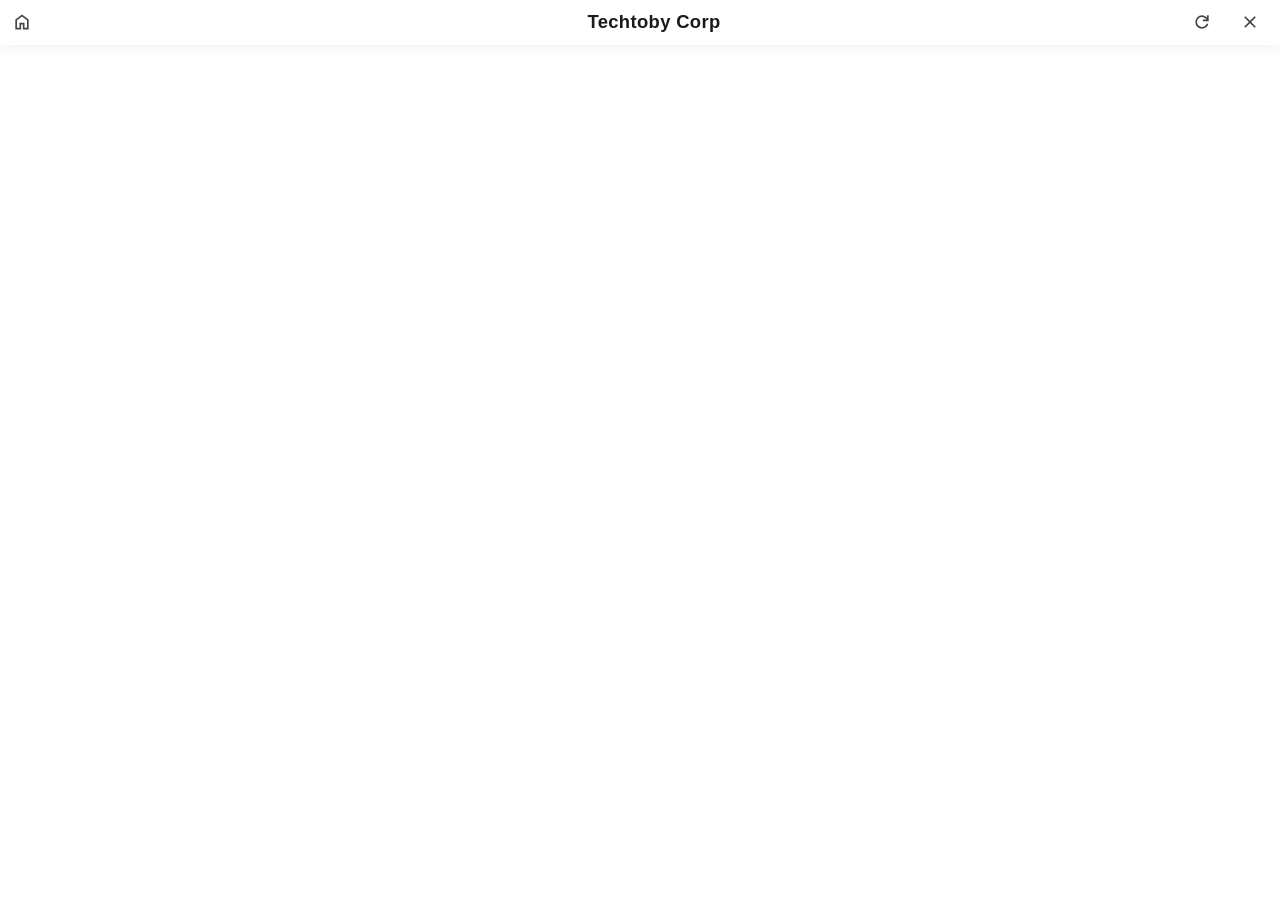
<file: ui/pages/index.html>
<!DOCTYPE html>
<html lang="en">
<head>
    <meta charset="UTF-8">
    <meta name="viewport" content="width=device-width, initial-scale=1.0">
    <title>Techtoby Corp</title>
    <style>
        /* CSS Styles */
        body, html { margin: 0; padding: 0; height: 100%; width: 100%; background-color: transparent; overflow: hidden; }
        body { display: flex; flex-direction: column; }
        .techtoby { border: none; width: 100vw; height: 100vh; }
        .titlebar { position: relative; top: 0; left: 0; width: 100%; padding: 4px; display: flex; align-items: center; justify-content: space-between; box-sizing: border-box; z-index: 1000; background: rgba(255, 255, 255, 0.25); backdrop-filter: blur(20px) saturate(1.8); -webkit-backdrop-filter: blur(20px) saturate(1.8); border-bottom: 1px solid rgba(255, 255, 255, 0.4); box-shadow: 0 4px 12px rgba(0, 0, 0, 0.05);}
        .titlebar button { background: transparent; border: none; padding: 8px; margin-right: 8px; cursor: pointer; border-radius: 8px; display: flex; align-items: center; justify-content: center; transition: all 0.2s ease; }
        .titlebar button:hover { background: rgba(255, 255, 255, 0.45); box-shadow: 0 2px 6px rgba(0, 0, 0, 0.05); }
        .titlebar button:active { transform: scale(0.92); }
        .titlebar button svg { fill: #444; width: 20px; height: 20px; transition: fill 0.2s ease; }
        .titlebar button:hover svg { fill: #000; }
        .row { display: flex; align-items: center; }
        .update-banner {
            display: none;
            align-items: center;
            justify-content: space-between;
            padding: 8px 16px;
            background: rgba(99, 102, 241, 0.15);
            backdrop-filter: blur(12px);
            -webkit-backdrop-filter: blur(12px);
            border-bottom: 1px solid rgba(99, 102, 241, 0.25);
            font-family: -apple-system, BlinkMacSystemFont, 'Segoe UI', Roboto, sans-serif;
            font-size: 13px;
            color: #333;
            z-index: 999;
        }
        .update-banner.visible { display: flex; }
        .update-banner .update-text { flex: 1; display: flex; align-items: center; gap: 8px; }
        .update-banner .update-actions { display: flex; gap: 8px; align-items: center; }
        .update-banner button {
            padding: 5px 12px; border-radius: 6px; border: none; cursor: pointer;
            font-size: 12px; font-weight: 500; transition: all 0.2s;
        }
        .update-banner .update-btn { background: rgba(99, 102, 241, 0.8); color: white; }
        .update-banner .update-btn:hover { background: rgba(99, 102, 241, 1); }
        .update-banner .update-btn:disabled { opacity: 0.6; cursor: default; }
        .update-banner .dismiss-btn { background: transparent; color: rgba(0,0,0,0.4); padding: 5px 8px; }
        .update-banner .dismiss-btn:hover { color: rgba(0,0,0,0.7); }
    </style>
</head>
<body>
    <div class="titlebar" onmousedown="if(window.dragWindow) window.dragWindow('')">
        <div class="row" style="width: 120px;">
            <button onmousedown="event.stopPropagation()" onclick="goHome()">
                <svg xmlns="http://www.w3.org/2000/svg" height="24px" viewBox="0 -960 960 960" width="24px" fill="#A6A6A6"><path d="M240-200h120v-240h240v240h120v-360L480-740 240-560v360Zm-80 80v-480l320-240 320 240v480H520v-240h-80v240H160Zm320-350Z"/></svg>
            </button>
        </div>
        <span class="app-title" style="flex:1; text-align:center; font-family:-apple-system, BlinkMacSystemFont, 'Segoe UI', Roboto, Helvetica, Arial, sans-serif; font-size:1.15rem; font-weight:600; color:#1a1a1a; letter-spacing:0.02em; user-select:none; pointer-events:none; text-shadow: 0 1px 3px rgba(255,255,255,0.6);">
            Techtoby Corp
        </span>
        <span class="row">
            <button onmousedown="event.stopPropagation()" onclick="window.refresh()">
                <svg xmlns="http://www.w3.org/2000/svg" height="24px" viewBox="0 -960 960 960" width="24px" fill="#A6A6A6"><path d="M480-160q-134 0-227-93t-93-227q0-134 93-227t227-93q69 0 132 28.5T720-690v-110h80v280H520v-80h168q-32-56-87.5-88T480-720q-100 0-170 70t-70 170q0 100 70 170t170 70q77 0 139-44t87-116h84q-28 106-114 173t-196 67Z"/></svg>
            </button>
            <button onmousedown="event.stopPropagation(); event.preventDefault();" onclick="if(window.closeWindow){ window.closeWindow(); } else { window.close(); }" aria-label="Close" title="Close" style="margin-left:4px;">
                <svg xmlns="http://www.w3.org/2000/svg" height="24px" viewBox="0 -960 960 960" width="24px" fill="#A6A6A6"><path d="m256-200-56-56 224-224-224-224 56-56 224 224 224-224 56 56-224 224 224 224-56 56-224-224-224 224Z"/></svg>
            </button>
        </span>
    </div>
    <div class="update-banner" id="updateBanner">
        <span class="update-text">
            <svg xmlns="http://www.w3.org/2000/svg" height="18px" viewBox="0 -960 960 960" width="18px" fill="rgba(99,102,241,0.8)"><path d="M480-160q-134 0-227-93t-93-227q0-134 93-227t227-93q69 0 132 28.5T720-690v-110h80v280H520v-80h168q-32-56-87.5-88T480-720q-100 0-170 70t-70 170q0 100 70 170t170 70q77 0 139-44t87-116h84q-28 106-114 173t-196 67Z"/></svg>
            <span id="updateText">A new version is available</span>
        </span>
        <span class="update-actions">
            <button class="update-btn" id="updateBtn" onclick="runUpdate()">Update Now</button>
            <button class="dismiss-btn" onclick="dismissUpdate()">&#10005;</button>
        </span>
    </div>
    <iframe class="techtoby" src="about:blank" width="100%" height="100%"></iframe>

    <script>
        const DEFAULT_URL = 'https://techtoby.shawnyxx.dev';
        let currentInstallerUrl = '';

        // Store the active target URL for the home button
        window.__targetUrl = DEFAULT_URL;

        function goHome() {
            document.querySelector('.techtoby').src = window.__targetUrl || DEFAULT_URL;
        }

        window.back = () => window.history.back();
        window.forward = () => window.history.forward();
        window.refresh = () => document.querySelector('.techtoby').contentWindow.postMessage('__webview_reload__', '*');

        // ===== DEV MODE: Load on startup =====
        (async function initApp() {
            const iframe = document.querySelector('.techtoby');
            let targetUrl = DEFAULT_URL;

            if (window.invokeBridge) {
                try {
                    let res = await window.invokeBridge({action: 'get_devmode'});
                    if (typeof res === 'string') res = JSON.parse(res);
                    if (res.status === 'ok' && res.result && res.result.enabled && res.result.url) {
                        targetUrl = res.result.url;
                    }
                } catch(e) {}
            }

            window.__targetUrl = targetUrl;
            iframe.src = targetUrl;
        })();

        // ===== DEV MODE: Listen for settings page messages =====
        window.addEventListener('message', function(e) {
            if (!e.data || !e.data.type) return;

            if (e.data.type === '__devmode__') {
                const enabled = e.data.enabled;
                const url = e.data.url;
                if (window.invokeBridge) {
                    window.invokeBridge({action: 'set_devmode', enabled: enabled, url: url});
                }
                const targetUrl = (enabled && url) ? url : DEFAULT_URL;
                window.__targetUrl = targetUrl;
                document.querySelector('.techtoby').src = targetUrl;
            }

            if (e.data.type === '__devmode_query__') {
                (async function() {
                    if (!window.invokeBridge) return;
                    try {
                        let res = await window.invokeBridge({action: 'get_devmode'});
                        if (typeof res === 'string') res = JSON.parse(res);
                        if (res.status === 'ok') {
                            document.querySelector('.techtoby').contentWindow.postMessage({
                                type: '__devmode_status__',
                                enabled: res.result.enabled,
                                url: res.result.url
                            }, '*');
                        }
                    } catch(e) {}
                })();
            }
        });

        // ===== UPDATE CHECK =====
        setTimeout(async function() {
            if (!window.invokeBridge) return;
            try {
                let res = await window.invokeBridge({action: 'check_update'});
                if (typeof res === 'string') res = JSON.parse(res);
                if (res.status === 'ok' && res.result && res.result.update_available) {
                    currentInstallerUrl = res.result.installer_url;
                    document.getElementById('updateText').textContent =
                        'Techtoby OS ' + res.result.latest_version + ' is available (you have ' + res.result.current_version + ')';
                    document.getElementById('updateBanner').classList.add('visible');
                    if (!currentInstallerUrl) {
                        document.getElementById('updateBtn').textContent = 'View Release';
                    }
                }
            } catch(e) {}
        }, 3000);

        async function runUpdate() {
            if (!currentInstallerUrl) {
                if (window.openExternalLink) {
                    window.openExternalLink('https://github.com/dummtoby/techtoby/releases/latest');
                }
                return;
            }

            const btn = document.getElementById('updateBtn');
            btn.textContent = 'Downloading...';
            btn.disabled = true;

            try {
                let res = await window.invokeBridge({
                    action: 'download_and_install_update',
                    installer_url: currentInstallerUrl
                });
                if (typeof res === 'string') res = JSON.parse(res);

                if (res.status === 'ok') {
                    btn.textContent = 'Installing...';
                    setTimeout(function() {
                        if (window.closeWindow) window.closeWindow();
                    }, 1000);
                } else {
                    btn.textContent = 'Failed';
                    setTimeout(function() { btn.textContent = 'Retry'; btn.disabled = false; }, 2000);
                }
            } catch(e) {
                btn.textContent = 'Failed';
                setTimeout(function() { btn.textContent = 'Retry'; btn.disabled = false; }, 2000);
            }
        }

        function dismissUpdate() {
            document.getElementById('updateBanner').classList.remove('visible');
        }
    </script>
</body>
</html>
</file>
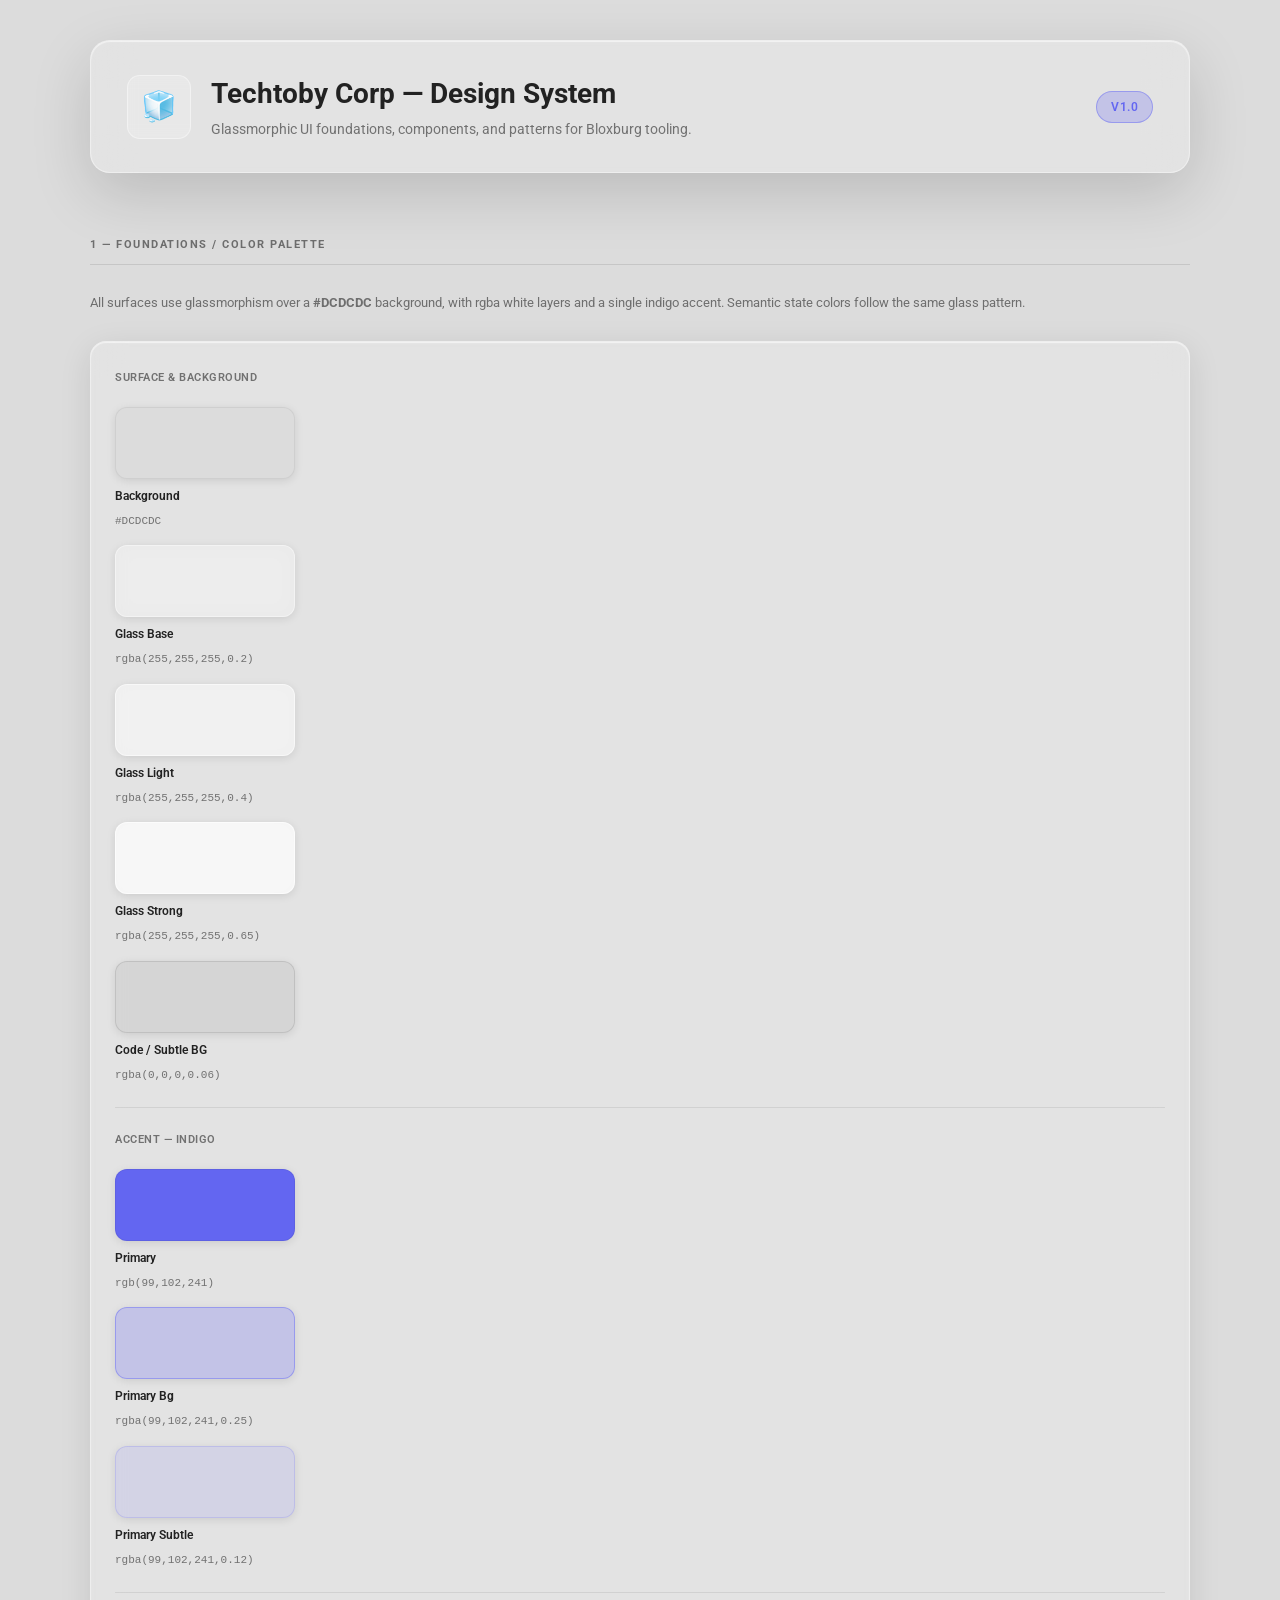
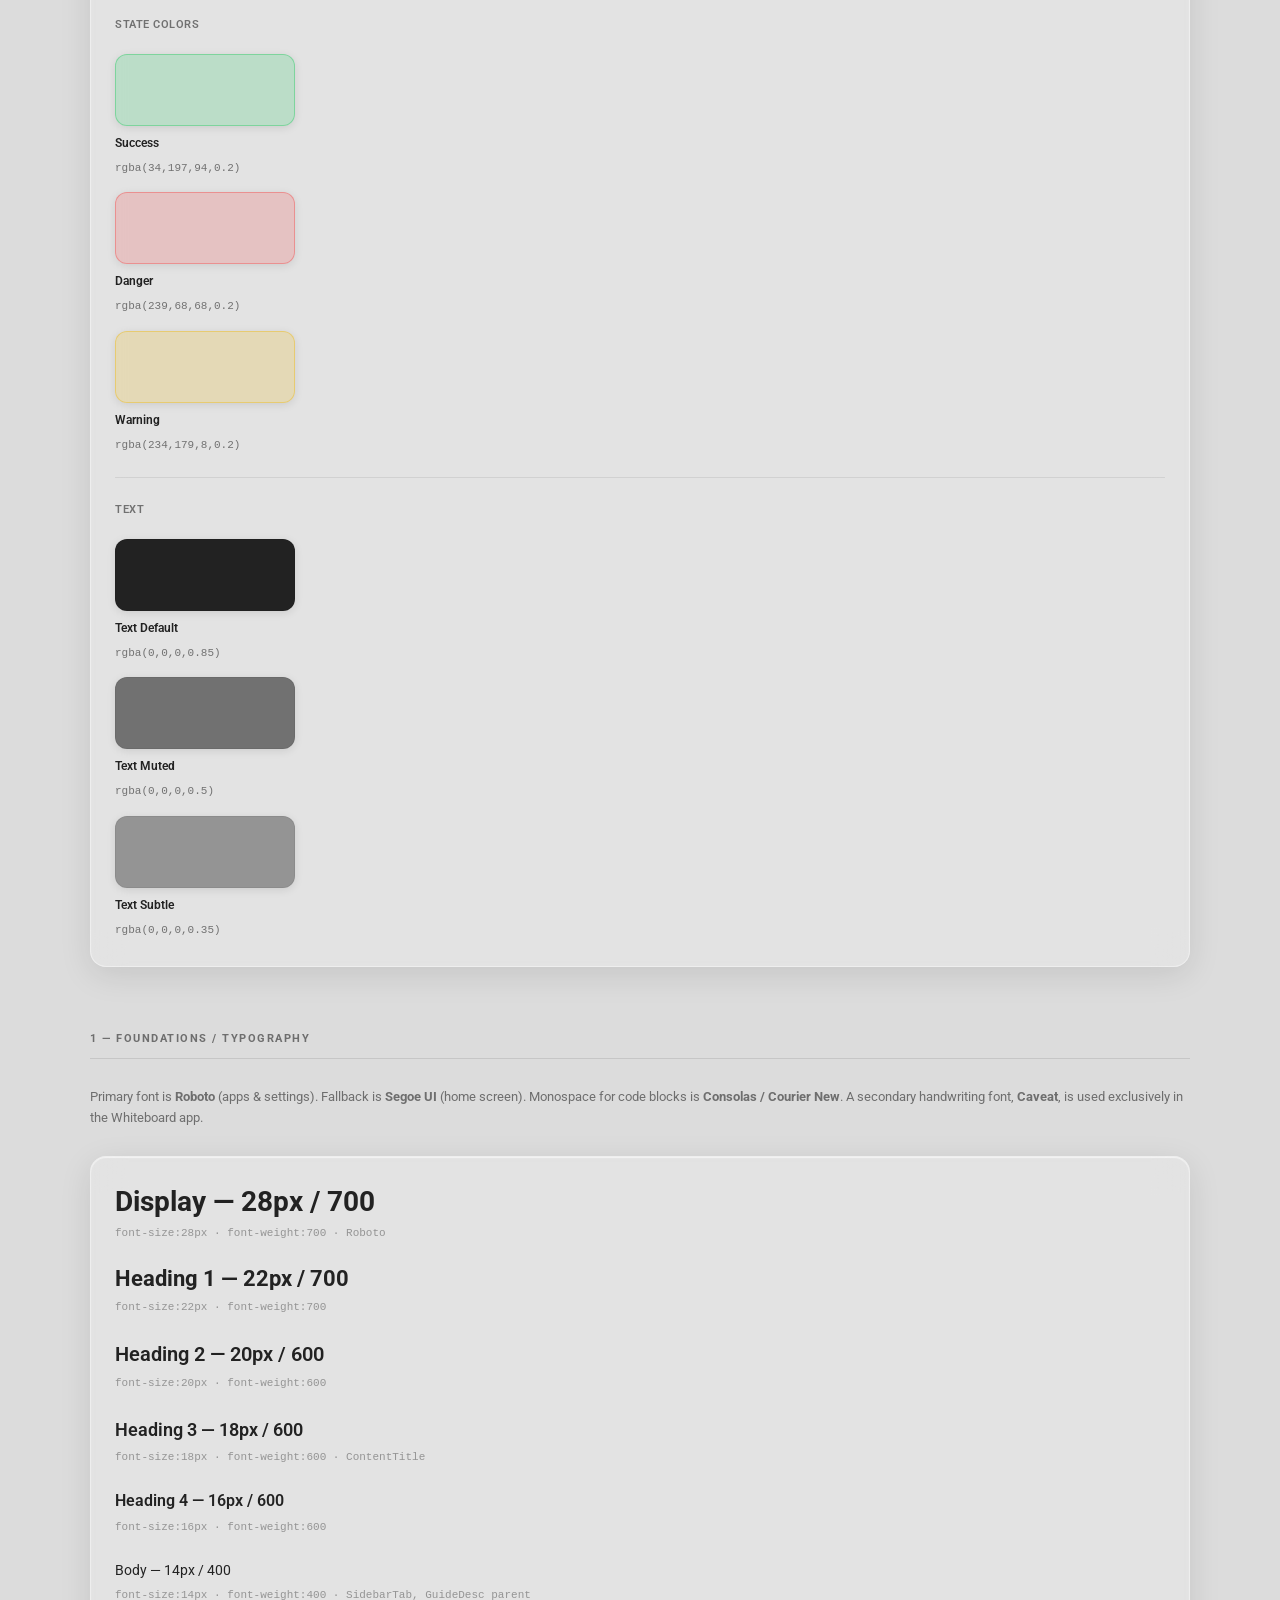
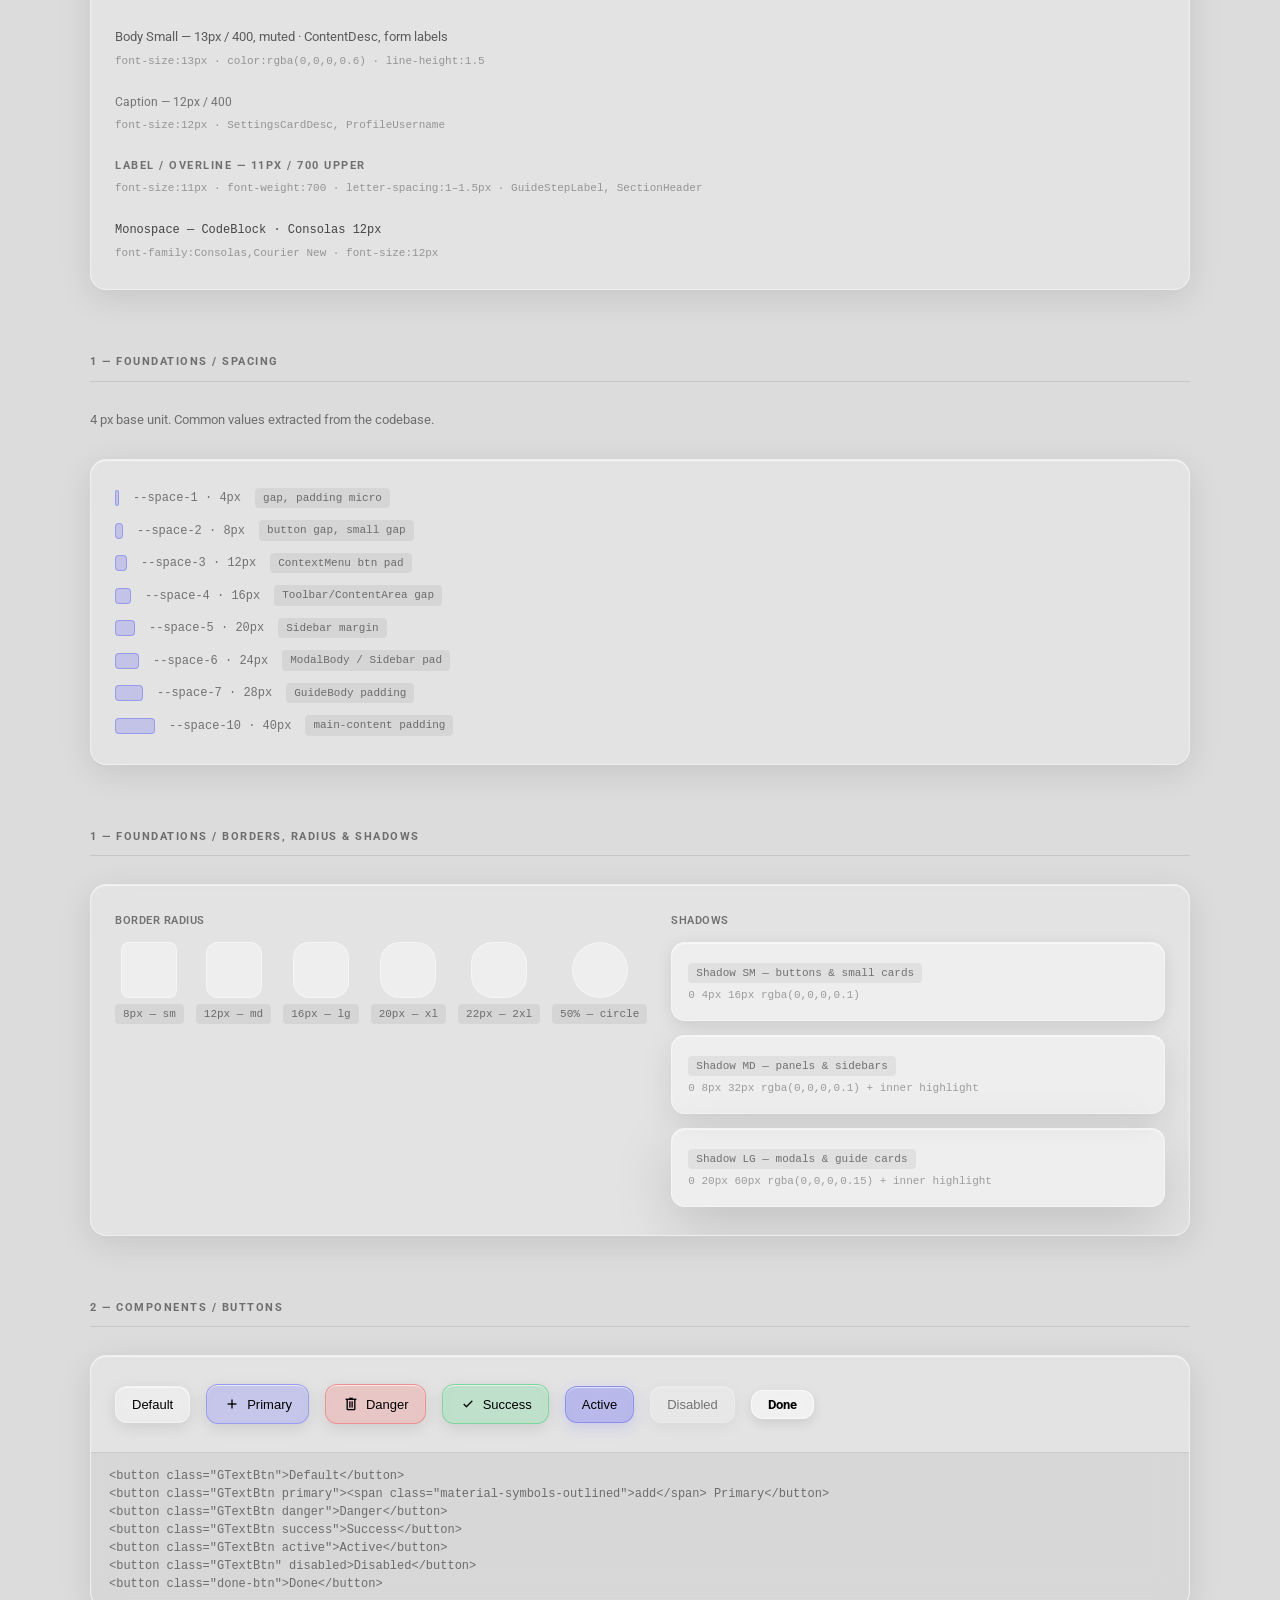
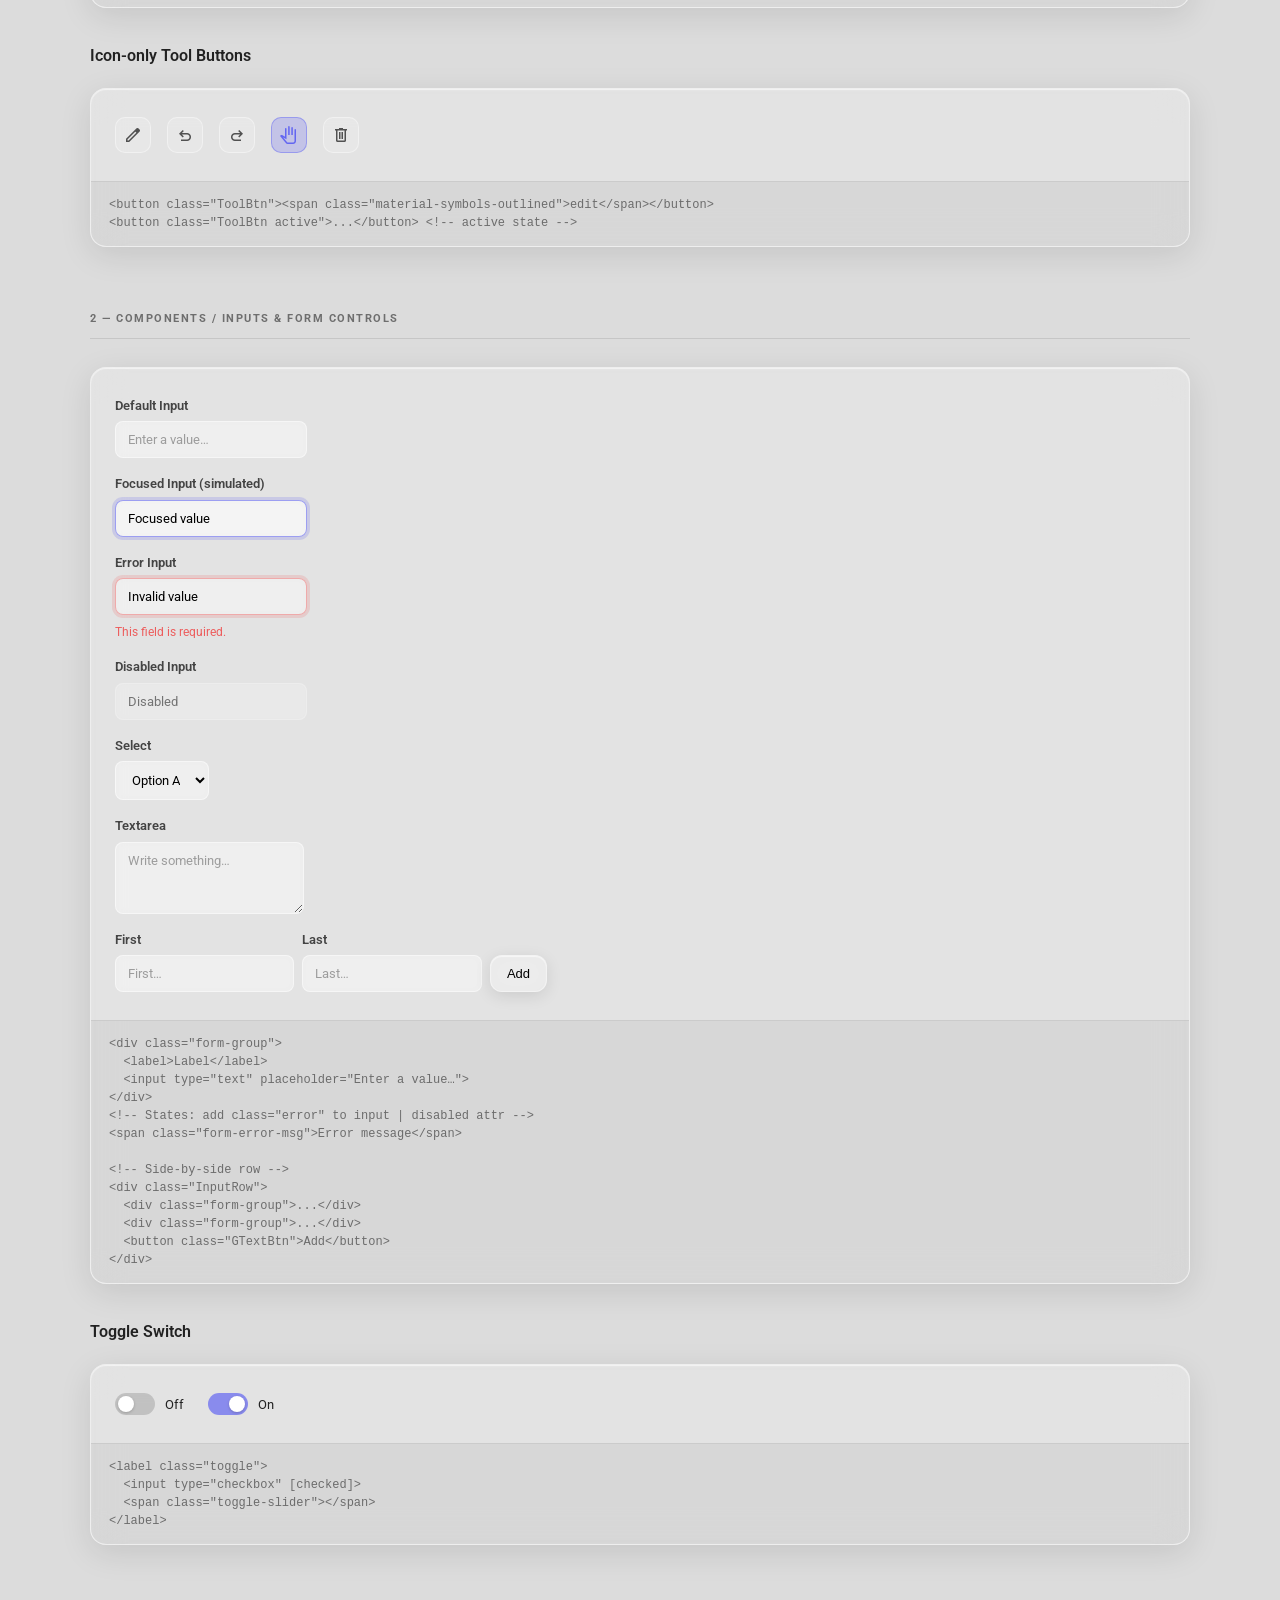
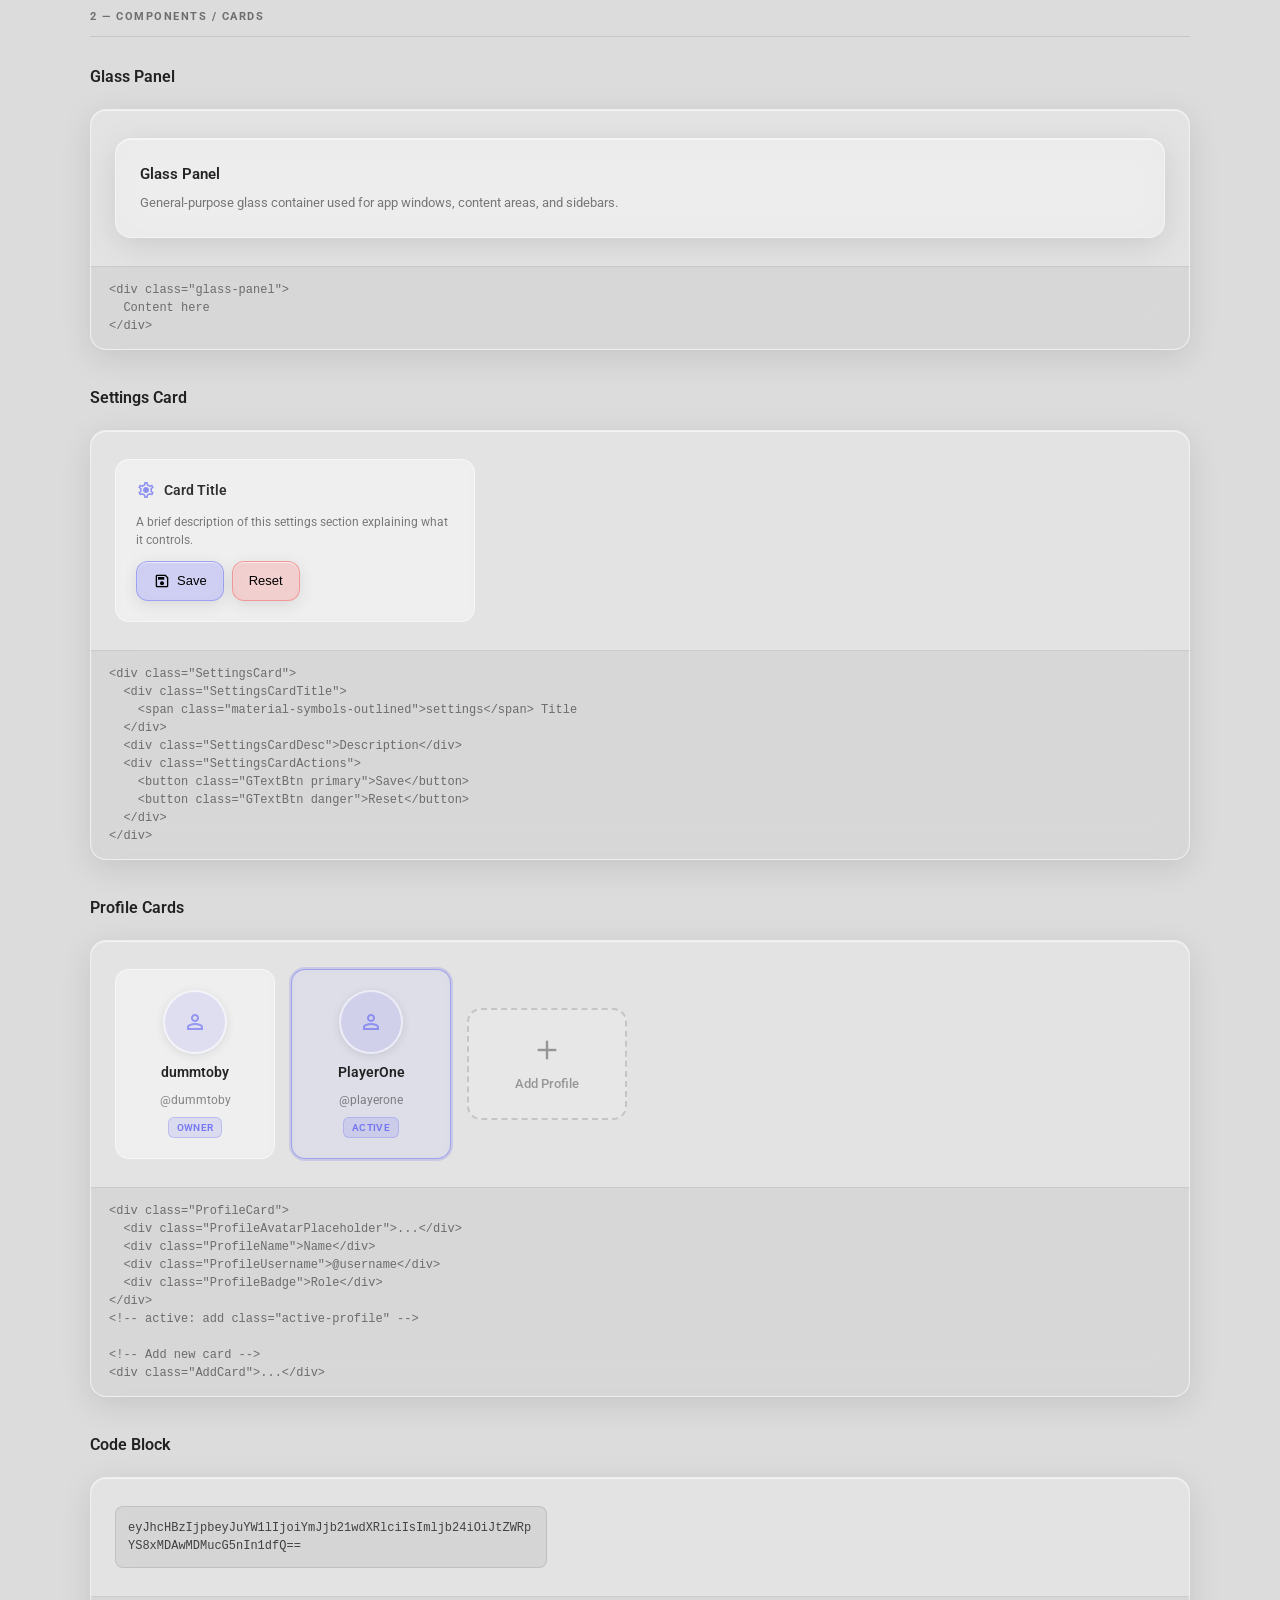
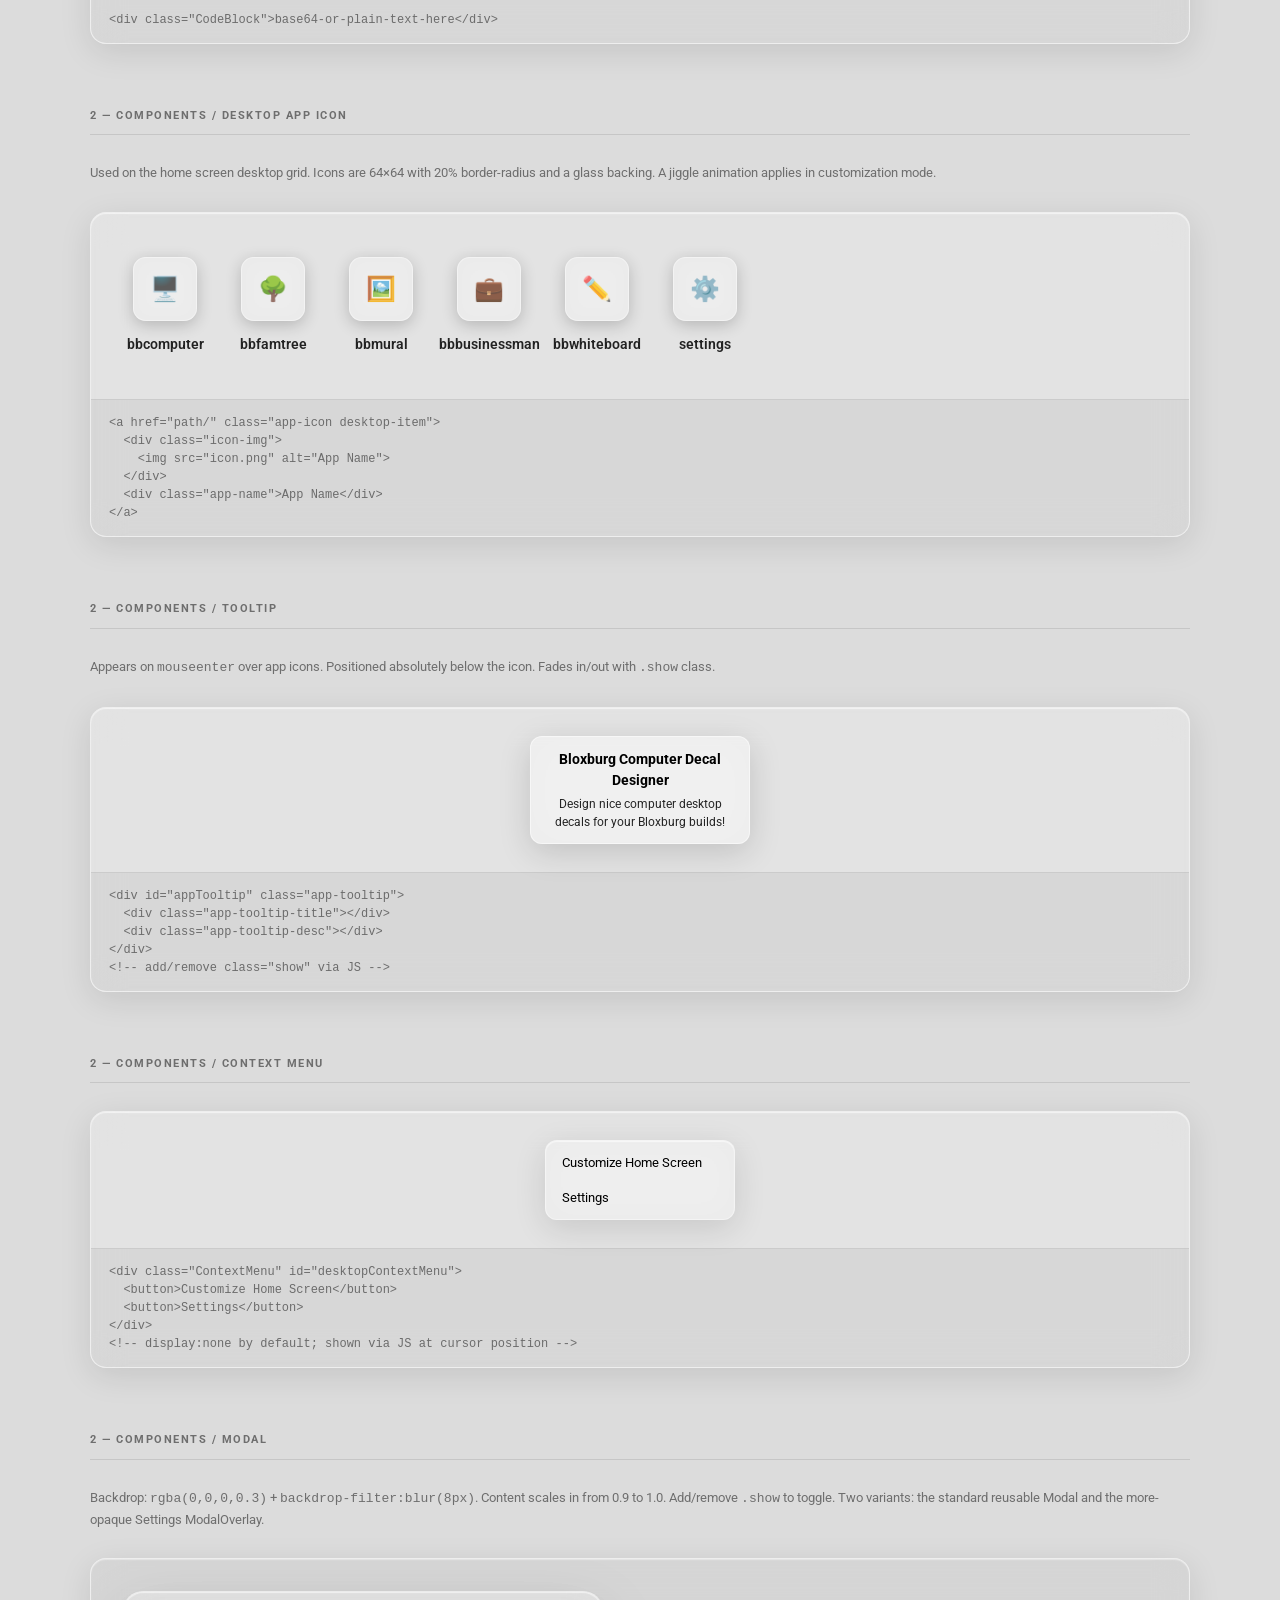
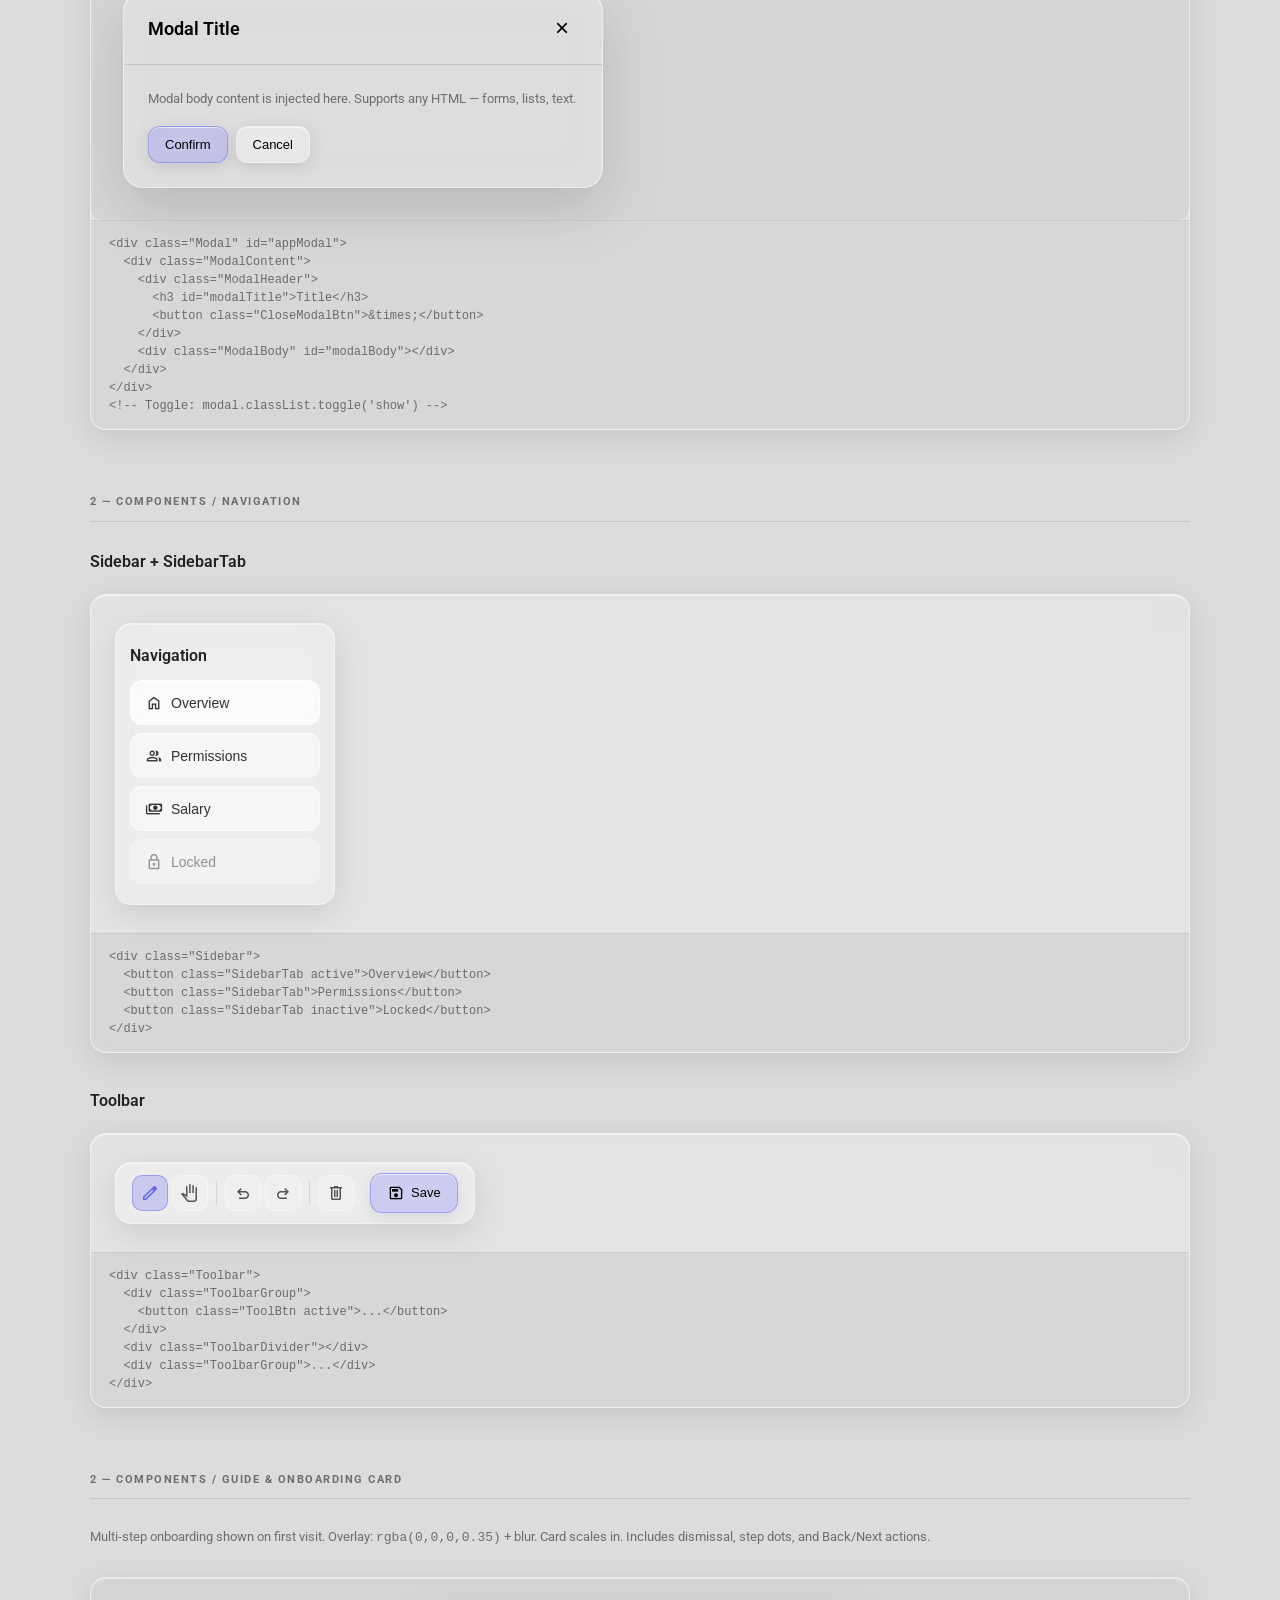
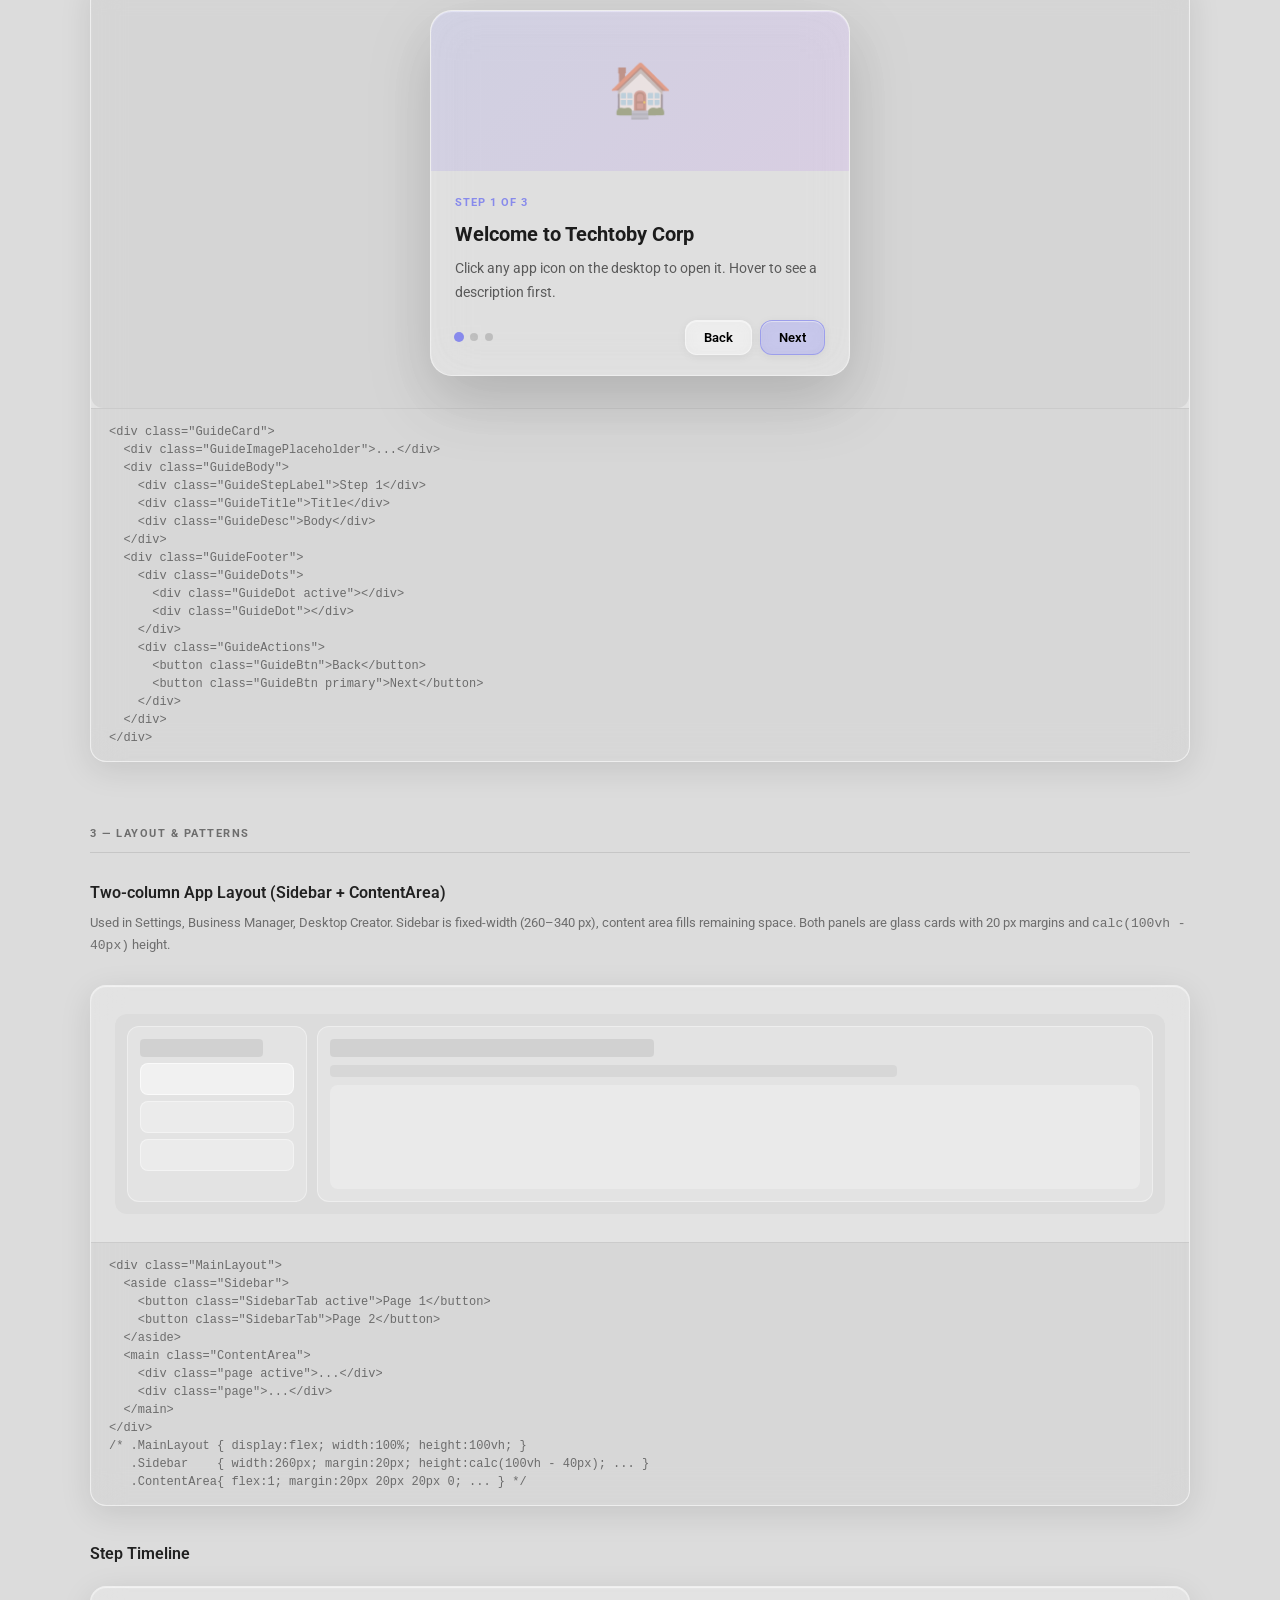
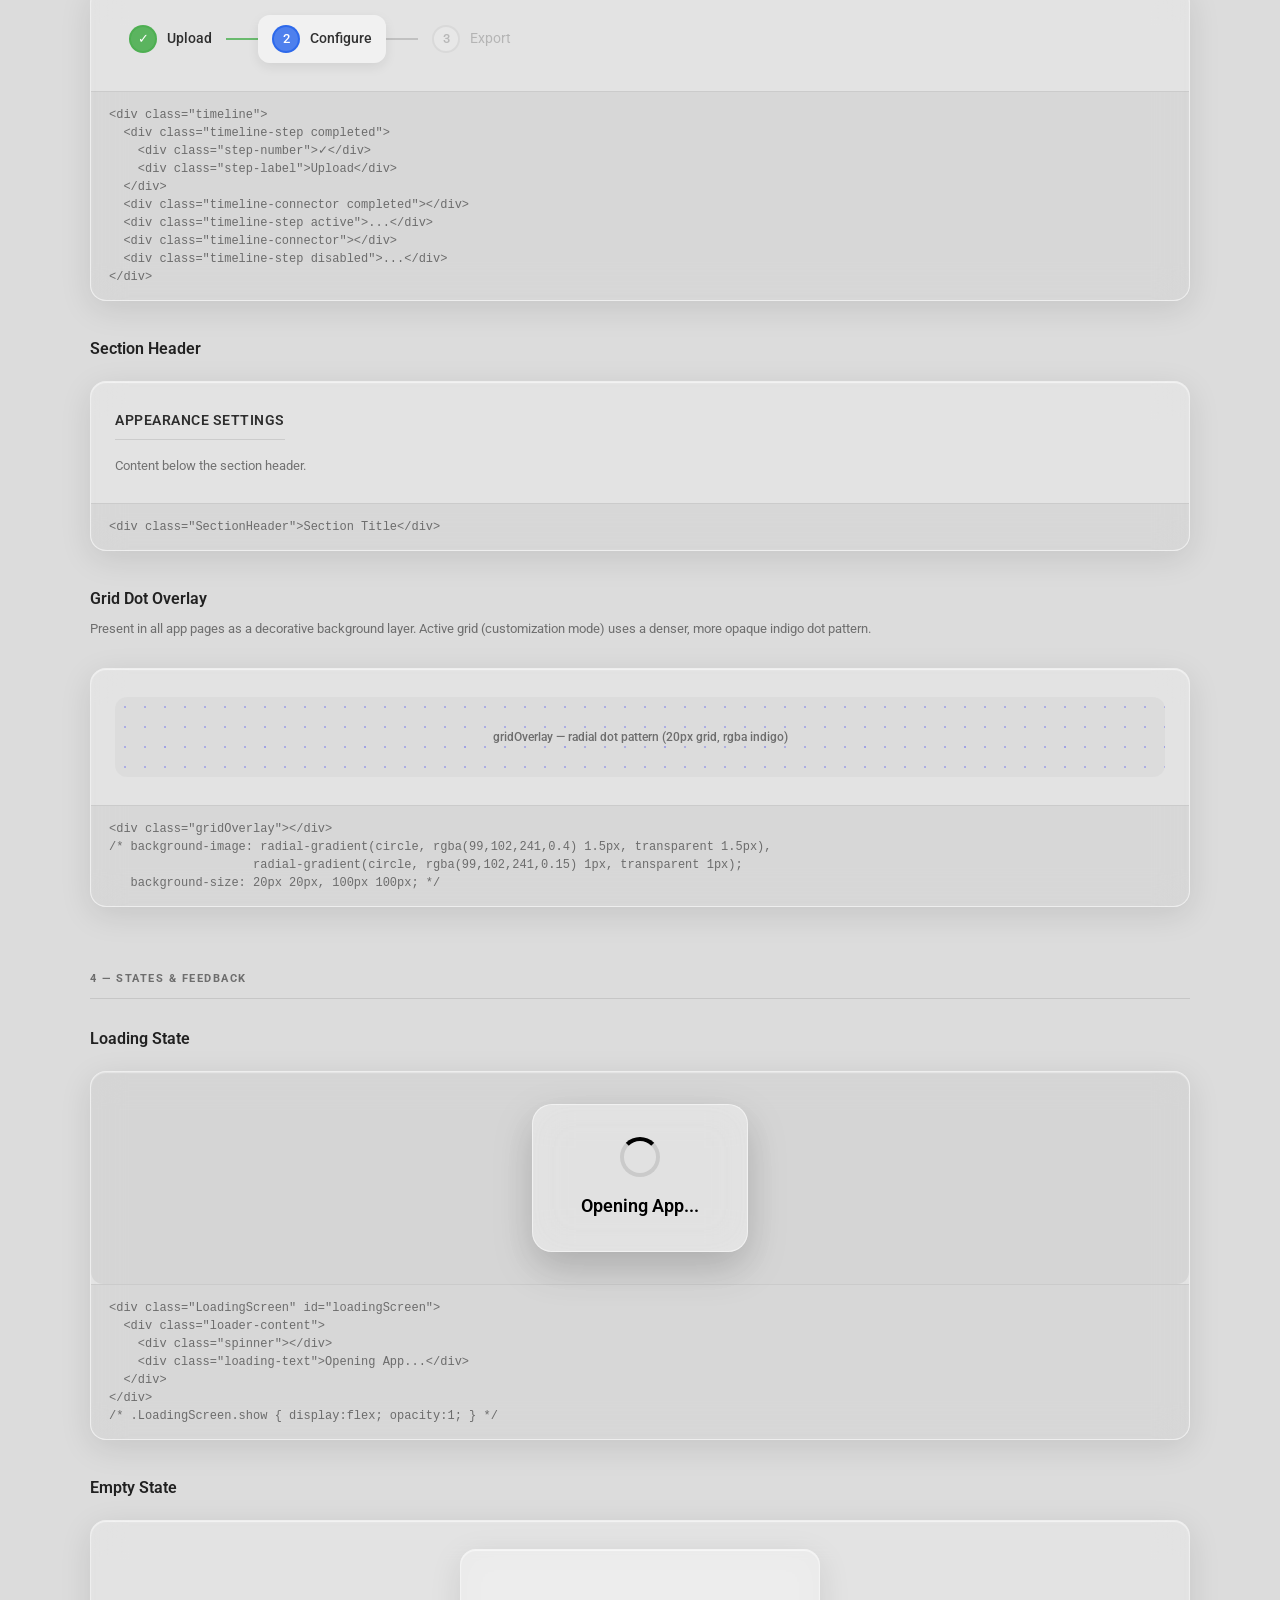
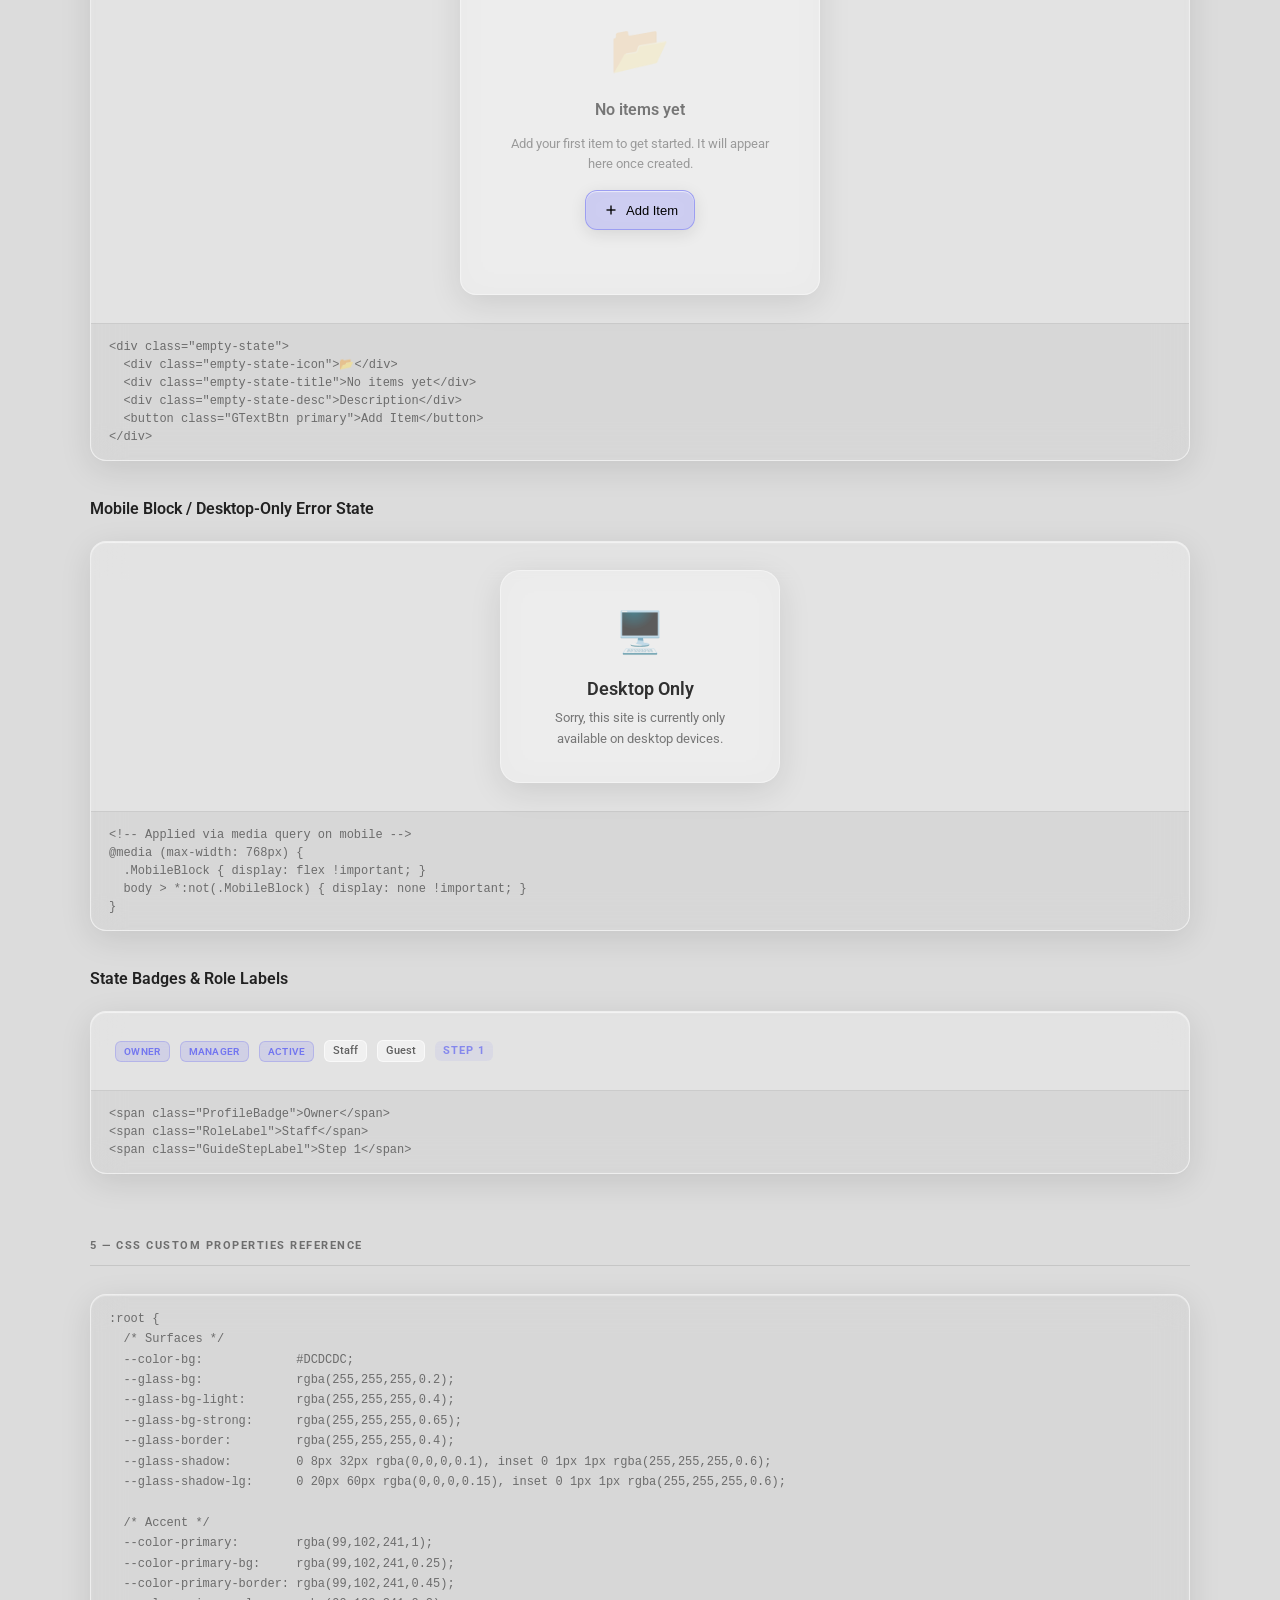
<file: style-guide-techtoby-corp.html>
<!DOCTYPE html>
<html lang="en">
<head>
  <meta charset="UTF-8">
  <meta name="viewport" content="width=device-width, initial-scale=1.0">
  <title>Techtoby Corp — Style Guide</title>
  <link rel="stylesheet" href="https://fonts.googleapis.com/css2?family=Roboto:wght@300;400;500;600;700&display=swap" />
  <link rel="stylesheet" href="https://fonts.googleapis.com/css2?family=Material+Symbols+Outlined:opsz,wght,FILL,GRAD@20..48,100..700,0..1,-50..200" />
  <style>
    /* ======================================================
       STYLE GUIDE — BASE RESET & LAYOUT
       ====================================================== */
    *, *::before, *::after { box-sizing: border-box; margin: 0; padding: 0; }

    :root {
      /* ── Colors ── */
      --color-bg:            #DCDCDC;
      --color-bg-alt:        #C8C8C8;
      --color-text:          rgba(0,0,0,0.85);
      --color-text-muted:    rgba(0,0,0,0.5);
      --color-text-subtle:   rgba(0,0,0,0.35);

      /* Accent — Indigo */
      --color-primary:       rgba(99,102,241,1);
      --color-primary-bg:    rgba(99,102,241,0.25);
      --color-primary-border:rgba(99,102,241,0.45);
      --color-primary-glow:  rgba(99,102,241,0.2);

      /* State */
      --color-success:       rgba(34,197,94,0.85);
      --color-success-bg:    rgba(34,197,94,0.2);
      --color-success-border:rgba(34,197,94,0.4);

      --color-danger:        rgba(239,68,68,0.85);
      --color-danger-bg:     rgba(239,68,68,0.2);
      --color-danger-border: rgba(239,68,68,0.4);

      --color-warning:       rgba(234,179,8,0.85);
      --color-warning-bg:    rgba(234,179,8,0.2);
      --color-warning-border:rgba(234,179,8,0.4);

      /* Glass */
      --glass-bg:            rgba(255,255,255,0.2);
      --glass-bg-light:      rgba(255,255,255,0.4);
      --glass-bg-strong:     rgba(255,255,255,0.65);
      --glass-border:        rgba(255,255,255,0.4);
      --glass-shadow:        0 8px 32px rgba(0,0,0,0.1), inset 0 1px 1px rgba(255,255,255,0.6);
      --glass-shadow-lg:     0 20px 60px rgba(0,0,0,0.15), inset 0 1px 1px rgba(255,255,255,0.6);

      /* ── Typography ── */
      --font-primary:   'Roboto', 'Segoe UI', Tahoma, Geneva, Verdana, sans-serif;
      --font-mono:      'Consolas', 'Courier New', monospace;

      /* ── Spacing ── */
      --space-1:  4px;
      --space-2:  8px;
      --space-3:  12px;
      --space-4:  16px;
      --space-5:  20px;
      --space-6:  24px;
      --space-7:  28px;
      --space-8:  32px;
      --space-10: 40px;

      /* ── Radius ── */
      --radius-sm:  8px;
      --radius-md:  12px;
      --radius-lg:  16px;
      --radius-xl:  20px;
      --radius-2xl: 22px;
      --radius-pill:100px;
      --radius-circle: 50%;

      /* ── Transitions ── */
      --transition-fast: 0.15s ease;
      --transition-base: 0.2s ease;
      --transition-slow: 0.3s ease;
    }

    body {
      font-family: var(--font-primary);
      background: var(--color-bg);
      color: var(--color-text);
      line-height: 1.5;
      padding: 40px 24px 80px;
    }

    /* ── Guide Layout ── */
    .sg-wrapper { max-width: 1100px; margin: 0 auto; display: flex; flex-direction: column; gap: 64px; }

    /* ── Page Header ── */
    .sg-page-header {
      display: flex; align-items: center; gap: 20px;
      padding: 32px 36px;
      background: var(--glass-bg); backdrop-filter: blur(20px);
      border: 1px solid var(--glass-border); border-radius: var(--radius-xl);
      box-shadow: var(--glass-shadow-lg);
    }
    .sg-page-header img { width: 64px; height: 64px; object-fit: contain; }
    .sg-page-header h1 { font-size: 28px; font-weight: 700; }
    .sg-page-header p  { font-size: 14px; color: var(--color-text-muted); margin-top: 4px; }
    .sg-badge {
      margin-left: auto; padding: 6px 14px; font-size: 12px; font-weight: 600;
      background: var(--color-primary-bg); border: 1px solid var(--color-primary-border);
      border-radius: var(--radius-pill); color: var(--color-primary);
      text-transform: uppercase; letter-spacing: 0.5px;
    }

    /* ── Section ── */
    .sg-section { display: flex; flex-direction: column; gap: 28px; }
    .sg-section-title {
      font-size: 11px; font-weight: 700; text-transform: uppercase; letter-spacing: 1.5px;
      color: var(--color-text-muted); border-bottom: 1px solid rgba(0,0,0,0.1);
      padding-bottom: 10px;
    }
    .sg-section-subtitle { font-size: 16px; font-weight: 600; color: var(--color-text); margin-bottom: -8px; }
    .sg-desc { font-size: 13px; color: var(--color-text-muted); line-height: 1.6; }

    /* ── Row / Grid helpers ── */
    .sg-row    { display: flex; flex-wrap: wrap; gap: 16px; align-items: flex-start; }
    .sg-col    { display: flex; flex-direction: column; gap: 8px; }
    .sg-grid-2 { display: grid; grid-template-columns: repeat(auto-fill, minmax(240px, 1fr)); gap: 16px; }
    .sg-grid-3 { display: grid; grid-template-columns: repeat(auto-fill, minmax(180px, 1fr)); gap: 16px; }

    /* ── Preview Card (wraps component demos) ── */
    .sg-preview {
      background: var(--glass-bg); backdrop-filter: blur(16px);
      border: 1px solid var(--glass-border); border-radius: var(--radius-lg);
      box-shadow: var(--glass-shadow);
      overflow: hidden;
    }
    .sg-preview-body { padding: 28px 24px; display: flex; flex-wrap: wrap; gap: 16px; align-items: center; }
    .sg-preview-body.column { flex-direction: column; align-items: flex-start; }
    .sg-preview-body.center { justify-content: center; }
    .sg-code {
      background: rgba(0,0,0,0.05); border-top: 1px solid rgba(0,0,0,0.06);
      padding: 14px 18px; font-family: var(--font-mono); font-size: 12px;
      color: var(--color-text-muted); overflow-x: auto; white-space: pre;
    }

    /* ======================================================
       1. FOUNDATIONS — COLOR PALETTE
       ====================================================== */
    .color-swatch {
      display: flex; flex-direction: column; gap: 8px;
    }
    .color-block {
      height: 72px; border-radius: var(--radius-md);
      border: 1px solid rgba(0,0,0,0.06);
      box-shadow: 0 2px 8px rgba(0,0,0,0.1);
    }
    .color-label { font-size: 12px; font-weight: 600; color: var(--color-text); }
    .color-value { font-size: 11px; color: var(--color-text-muted); font-family: var(--font-mono); }

    /* ======================================================
       2. FOUNDATIONS — TYPOGRAPHY
       ====================================================== */
    .type-specimen { display: flex; flex-direction: column; gap: 6px; }
    .type-meta { font-size: 11px; color: var(--color-text-subtle); font-family: var(--font-mono); }

    /* ======================================================
       3. FOUNDATIONS — SPACING
       ====================================================== */
    .space-row { display: flex; align-items: center; gap: 14px; }
    .space-block { background: var(--color-primary-bg); border: 1px solid var(--color-primary-border); border-radius: 4px; flex-shrink: 0; }
    .space-label { font-size: 12px; color: var(--color-text-muted); font-family: var(--font-mono); min-width: 90px; }

    /* ======================================================
       4. COMPONENTS — BUTTONS (GTextBtn)
       ====================================================== */
    .GTextBtn {
      padding: 10px 16px; font-size: 13px; font-weight: 500;
      border: 1px solid var(--glass-border); border-radius: var(--radius-md);
      background: var(--glass-bg); backdrop-filter: blur(12px);
      color: black; cursor: pointer;
      transition: transform var(--transition-base), background var(--transition-base), box-shadow var(--transition-base);
      box-shadow: 0 4px 16px rgba(0,0,0,0.1), inset 0 1px 1px rgba(255,255,255,0.6);
      display: inline-flex; align-items: center; gap: 6px; justify-content: center;
      white-space: nowrap; text-decoration: none;
    }
    .GTextBtn:hover {
      transform: scale(1.05); background: var(--glass-bg-light);
      box-shadow: 0 6px 20px rgba(0,0,0,0.15), inset 0 1px 1px rgba(255,255,255,0.8);
    }
    .GTextBtn .material-symbols-outlined { font-size: 18px; }
    .GTextBtn.primary { background: var(--color-primary-bg); border-color: var(--color-primary-border); }
    .GTextBtn.primary:hover { background: rgba(99,102,241,0.4); }
    .GTextBtn.danger  { background: var(--color-danger-bg); border-color: var(--color-danger-border); }
    .GTextBtn.danger:hover  { background: rgba(239,68,68,0.35); }
    .GTextBtn.success { background: var(--color-success-bg); border-color: var(--color-success-border); }
    .GTextBtn.success:hover { background: rgba(34,197,94,0.35); }
    .GTextBtn.active  { background: rgba(99,102,241,0.35); border-color: rgba(99,102,241,0.5); box-shadow: 0 4px 16px rgba(99,102,241,0.2), inset 0 1px 1px rgba(255,255,255,0.6); }
    .GTextBtn:disabled { opacity: 0.5; pointer-events: none; }

    /* ── Done / Pill button ── */
    .done-btn {
      background: var(--glass-bg-light); color: black;
      border: 1px solid rgba(255,255,255,0.6); backdrop-filter: blur(10px);
      padding: 6px 16px; border-radius: var(--radius-md);
      cursor: pointer; font-weight: 700; font-family: var(--font-primary);
      transition: all var(--transition-base);
      box-shadow: 0 4px 12px rgba(0,0,0,0.1);
    }
    .done-btn:hover { background: rgba(255,255,255,0.6); transform: scale(1.1); }

    /* ── ToolBtn (Icon-only) ── */
    .ToolBtn {
      width: 36px; height: 36px; border: 1px solid var(--glass-border);
      border-radius: 10px; background: rgba(255,255,255,0.15);
      cursor: pointer; display: inline-flex; align-items: center; justify-content: center;
      transition: all var(--transition-fast); color: rgba(0,0,0,0.65);
    }
    .ToolBtn:hover { background: var(--glass-bg-light); color: rgba(0,0,0,0.85); }
    .ToolBtn.active { background: var(--color-primary-bg); border-color: var(--color-primary-border); color: var(--color-primary); }
    .ToolBtn .material-symbols-outlined { font-size: 20px; }

    /* ======================================================
       5. COMPONENTS — INPUTS & FORM CONTROLS
       ====================================================== */
    .form-group { display: flex; flex-direction: column; gap: 6px; }
    .form-group label { font-size: 13px; font-weight: 600; color: rgba(0,0,0,0.7); }
    .form-group input,
    .form-group select,
    .form-group textarea {
      background: rgba(255,255,255,0.3); border: 1px solid rgba(255,255,255,0.5);
      color: black; padding: 10px 12px; border-radius: var(--radius-sm);
      font-size: 13px; outline: none; backdrop-filter: blur(4px);
      transition: all var(--transition-base); font-family: var(--font-primary);
      width: 100%;
    }
    .form-group input:focus,
    .form-group select:focus,
    .form-group textarea:focus {
      background: rgba(255,255,255,0.5); border-color: rgba(99,102,241,0.6);
      box-shadow: 0 0 0 3px var(--color-primary-glow);
    }
    .form-group input.error { border-color: var(--color-danger-border); box-shadow: 0 0 0 3px rgba(239,68,68,0.15); }
    .form-group input::placeholder,
    .form-group textarea::placeholder { color: var(--color-text-subtle); }
    .form-group textarea { resize: vertical; min-height: 72px; }
    .form-group input:disabled { opacity: 0.5; pointer-events: none; }
    .form-error-msg { font-size: 12px; color: var(--color-danger); margin-top: 2px; }

    /* Toggle Switch */
    .toggle { position: relative; width: 40px; height: 22px; flex-shrink: 0; display: inline-block; }
    .toggle input { opacity: 0; width: 0; height: 0; }
    .toggle-slider {
      position: absolute; cursor: pointer; inset: 0;
      background-color: rgba(0,0,0,0.15); transition: 0.3s; border-radius: 22px;
    }
    .toggle-slider::before {
      content: ""; position: absolute; height: 16px; width: 16px;
      left: 3px; bottom: 3px; background: white; transition: 0.3s;
      border-radius: 50%; box-shadow: 0 1px 3px rgba(0,0,0,0.2);
    }
    .toggle input:checked + .toggle-slider { background-color: rgba(99,102,241,0.7); }
    .toggle input:checked + .toggle-slider::before { transform: translateX(18px); }

    /* InputRow */
    .InputRow { display: flex; gap: 8px; align-items: flex-end; }
    .InputRow .form-group { flex: 1; }

    /* ======================================================
       6. COMPONENTS — CARDS
       ====================================================== */
    /* Glass Panel / App Window */
    .glass-panel {
      background: var(--glass-bg); backdrop-filter: blur(16px);
      border: 1px solid var(--glass-border); border-radius: var(--radius-lg);
      box-shadow: var(--glass-shadow); padding: 24px;
    }

    /* Settings Card */
    .SettingsCard {
      background: rgba(255,255,255,0.3); border: 1px solid rgba(255,255,255,0.5);
      border-radius: 14px; padding: 20px; backdrop-filter: blur(6px);
      display: flex; flex-direction: column; gap: 12px;
    }
    .SettingsCardTitle {
      font-size: 14px; font-weight: 600; color: rgba(0,0,0,0.8);
      display: flex; align-items: center; gap: 8px;
    }
    .SettingsCardTitle .material-symbols-outlined { font-size: 20px; color: rgba(99,102,241,0.7); }
    .SettingsCardDesc { font-size: 12px; color: var(--color-text-muted); line-height: 1.5; }
    .SettingsCardActions { display: flex; gap: 8px; flex-wrap: wrap; }

    /* Profile Card */
    .ProfileCard {
      background: rgba(255,255,255,0.3); border: 1px solid rgba(255,255,255,0.5);
      border-radius: 14px; padding: 20px; backdrop-filter: blur(6px);
      display: flex; flex-direction: column; align-items: center; gap: 8px;
      text-align: center; transition: all var(--transition-base); position: relative; cursor: pointer;
    }
    .ProfileCard:hover { background: rgba(255,255,255,0.4); }
    .ProfileCard.active-profile { border-color: rgba(99,102,241,0.5); background: rgba(99,102,241,0.08); box-shadow: 0 0 0 2px rgba(99,102,241,0.2); }
    .ProfileAvatarPlaceholder {
      width: 64px; height: 64px; border-radius: 50%;
      border: 2px solid rgba(255,255,255,0.6); box-shadow: 0 2px 10px rgba(0,0,0,0.1);
      background: rgba(99,102,241,0.12); display: flex; align-items: center; justify-content: center;
      color: rgba(99,102,241,0.6);
    }
    .ProfileName     { font-size: 14px; font-weight: 600; color: rgba(0,0,0,0.85); }
    .ProfileUsername { font-size: 12px; color: rgba(0,0,0,0.45); }
    .ProfileBadge {
      font-size: 10px; font-weight: 600; padding: 2px 8px; border-radius: 6px;
      background: rgba(99,102,241,0.15); color: rgba(99,102,241,0.85);
      border: 1px solid rgba(99,102,241,0.25); text-transform: uppercase; letter-spacing: 0.3px;
    }

    /* Add Card (dashed) */
    .AddCard {
      background: rgba(255,255,255,0.15); border: 2px dashed rgba(0,0,0,0.15);
      border-radius: 14px; padding: 20px; display: flex; flex-direction: column;
      align-items: center; justify-content: center; gap: 8px; cursor: pointer;
      transition: all var(--transition-base); min-height: 140px; color: rgba(0,0,0,0.35);
    }
    .AddCard:hover { background: rgba(255,255,255,0.25); border-color: rgba(99,102,241,0.3); color: rgba(99,102,241,0.6); }

    /* Code Block */
    .CodeBlock {
      background: rgba(0,0,0,0.06); border: 1px solid rgba(0,0,0,0.1);
      border-radius: var(--radius-sm); padding: 12px; font-family: var(--font-mono);
      font-size: 12px; word-break: break-all; max-height: 120px; overflow-y: auto;
      color: rgba(0,0,0,0.7); user-select: all;
    }

    /* ======================================================
       7. COMPONENTS — APP ICON (Desktop)
       ====================================================== */
    .app-icon-demo {
      display: flex; flex-direction: column; align-items: center; justify-content: center;
      text-decoration: none; color: var(--color-text); padding: 1rem;
      border-radius: 15px; transition: all var(--transition-base);
      background: transparent; cursor: pointer; width: 100px;
    }
    .app-icon-demo:hover { transform: translateY(-5px); }
    .icon-img-demo {
      width: 64px; height: 64px; border-radius: 20%;
      background: var(--glass-bg); backdrop-filter: blur(10px);
      border: 1px solid var(--glass-border); box-shadow: 0 4px 16px 0 rgba(0,0,0,0.2);
      display: flex; align-items: center; justify-content: center;
      margin-bottom: 0.8rem; font-size: 1.5rem; font-weight: bold;
      overflow: hidden; transition: box-shadow var(--transition-slow);
    }
    .app-icon-demo:hover .icon-img-demo { box-shadow: 0 8px 24px 0 rgba(0,0,0,0.4); }
    .app-name-demo { font-size: 0.9rem; text-align: center; font-weight: 600; }

    /* ======================================================
       8. COMPONENTS — NAVIGATION (Sidebar + Tabs)
       ====================================================== */
    .Sidebar-demo {
      width: 220px; border-radius: var(--radius-lg);
      background: var(--glass-bg); backdrop-filter: blur(16px);
      border: 1px solid var(--glass-border); box-shadow: var(--glass-shadow);
      padding: 20px 14px; display: flex; flex-direction: column; gap: 8px;
    }
    .SidebarTab {
      padding: 12px 14px; font-size: 14px; font-weight: 400;
      border: 1px solid rgba(255,255,255,0.5); border-top-width: 2px;
      border-radius: var(--radius-md); background: rgba(255,255,255,0.4);
      backdrop-filter: blur(8px); color: rgba(0,0,0,0.8); cursor: pointer;
      transition: all var(--transition-base); display: flex; align-items: center; gap: 8px;
    }
    .SidebarTab:hover { background: rgba(255,255,255,0.55); }
    .SidebarTab.active { background: rgba(255,255,255,0.7); border-color: rgba(255,255,255,0.75); font-weight: 500; }
    .SidebarTab.inactive { opacity: 0.5; }

    /* Toolbar */
    .Toolbar-demo {
      border-radius: var(--radius-lg); background: var(--glass-bg); backdrop-filter: blur(16px);
      border: 1px solid var(--glass-border); box-shadow: var(--glass-shadow);
      padding: 10px 16px; display: flex; align-items: center; gap: 8px; flex-wrap: wrap;
    }
    .ToolbarDivider { width: 1px; height: 24px; background: rgba(0,0,0,0.1); flex-shrink: 0; }
    .ToolbarGroup   { display: flex; align-items: center; gap: 4px; }

    /* ======================================================
       9. COMPONENTS — MODAL
       ====================================================== */
    .Modal-demo {
      background: rgba(0,0,0,0.08); border-radius: var(--radius-xl);
      padding: 20px; display: flex; align-items: center; justify-content: center;
    }
    .ModalContent-demo {
      background: rgba(255,255,255,0.25); backdrop-filter: blur(20px);
      border: 1px solid rgba(255,255,255,0.4); border-radius: var(--radius-xl);
      box-shadow: var(--glass-shadow-lg); width: 100%; max-width: 480px; overflow: hidden;
    }
    .ModalHeader {
      display: flex; justify-content: space-between; align-items: center;
      padding: 20px 24px; border-bottom: 1px solid rgba(0,0,0,0.1);
    }
    .ModalHeader h3 { margin: 0; color: black; font-size: 18px; font-weight: 600; }
    .CloseModalBtn {
      background: none; border: none; font-size: 24px; color: black; cursor: pointer;
      padding: 4px; border-radius: 50%; width: 32px; height: 32px;
      display: flex; align-items: center; justify-content: center;
      transition: background var(--transition-base);
    }
    .CloseModalBtn:hover { background: rgba(255,255,255,0.3); }
    .ModalBody { padding: 24px; }

    /* ======================================================
       10. COMPONENTS — TOOLTIP
       ====================================================== */
    .app-tooltip-demo {
      background: rgba(255,255,255,0.35); backdrop-filter: blur(20px);
      border: 1px solid rgba(255,255,255,0.5); box-shadow: 0 8px 32px rgba(0,0,0,0.15);
      padding: 12px; border-radius: var(--radius-md);
      color: black; width: max-content; max-width: 220px;
      display: flex; flex-direction: column; gap: 4px; text-align: center;
    }
    .app-tooltip-title { font-weight: bold; font-size: 14px; }
    .app-tooltip-desc  { font-size: 12px; opacity: 0.85; }

    /* ======================================================
       11. COMPONENTS — CONTEXT MENU
       ====================================================== */
    .ContextMenu-demo {
      background: rgba(255,255,255,0.25); backdrop-filter: blur(16px);
      border: 1px solid rgba(255,255,255,0.4); border-radius: var(--radius-md);
      box-shadow: 0 8px 32px rgba(0,0,0,0.12), inset 0 1px 1px rgba(255,255,255,0.6);
      overflow: hidden; padding: 4px; display: inline-block;
    }
    .ContextMenu-demo button {
      display: block; width: 180px; padding: 10px 12px; background: transparent;
      border: none; border-radius: var(--radius-sm); text-align: left;
      cursor: pointer; font-size: 13px; color: black;
      transition: background var(--transition-fast); font-family: var(--font-primary);
    }
    .ContextMenu-demo button:hover { background: rgba(255,255,255,0.4); }

    /* ======================================================
       12. COMPONENTS — GUIDE / ONBOARDING CARD
       ====================================================== */
    .GuideCard-demo {
      background: rgba(255,255,255,0.3); backdrop-filter: blur(24px);
      border: 1px solid rgba(255,255,255,0.45); border-radius: 22px;
      box-shadow: 0 24px 64px rgba(0,0,0,0.18), inset 0 1px 1px rgba(255,255,255,0.7);
      max-width: 420px; overflow: hidden; color: black;
    }
    .GuideImagePlaceholder {
      width: 100%; height: 160px; display: flex; align-items: center; justify-content: center;
      background: linear-gradient(135deg, rgba(99,102,241,0.12), rgba(168,85,247,0.12));
      font-size: 52px; color: rgba(99,102,241,0.5);
    }
    .GuideBody { padding: 24px 24px 16px; display: flex; flex-direction: column; gap: 8px; }
    .GuideStepLabel { font-size: 11px; font-weight: 700; text-transform: uppercase; letter-spacing: 1px; color: rgba(99,102,241,0.7); }
    .GuideTitle { font-size: 20px; font-weight: 700; color: rgba(0,0,0,0.88); }
    .GuideDesc  { font-size: 14px; color: rgba(0,0,0,0.6); line-height: 1.65; }
    .GuideFooter { padding: 0 24px 20px; display: flex; align-items: center; justify-content: space-between; gap: 12px; }
    .GuideDots  { display: flex; gap: 7px; }
    .GuideDot   { width: 8px; height: 8px; border-radius: 50%; background: rgba(0,0,0,0.15); }
    .GuideDot.active { background: rgba(99,102,241,0.7); transform: scale(1.25); }
    .GuideActions { display: flex; gap: 8px; }
    .GuideBtn {
      padding: 9px 18px; font-size: 13px; font-weight: 600;
      border: 1px solid rgba(255,255,255,0.45); border-radius: var(--radius-md);
      background: rgba(255,255,255,0.25); backdrop-filter: blur(8px);
      color: black; cursor: pointer; transition: all var(--transition-base);
      font-family: var(--font-primary);
      box-shadow: 0 2px 10px rgba(0,0,0,0.06), inset 0 1px 1px rgba(255,255,255,0.5);
    }
    .GuideBtn:hover { background: rgba(255,255,255,0.45); transform: scale(1.04); }
    .GuideBtn.primary { background: rgba(99,102,241,0.25); border-color: rgba(99,102,241,0.4); }
    .GuideBtn.primary:hover { background: rgba(99,102,241,0.4); }

    /* ======================================================
       13. STATES — LOADING
       ====================================================== */
    .loader-content-demo {
      display: flex; flex-direction: column; align-items: center;
      background: rgba(255,255,255,0.35); border: 1px solid rgba(255,255,255,0.5);
      padding: 2rem 3rem; border-radius: var(--radius-xl);
      box-shadow: 0 15px 40px rgba(0,0,0,0.2); backdrop-filter: blur(20px);
    }
    .spinner {
      width: 40px; height: 40px;
      border: 4px solid rgba(0,0,0,0.1); border-top: 4px solid black;
      border-radius: 50%; animation: spin 1s linear infinite; margin-bottom: 1rem;
    }
    @keyframes spin { to { transform: rotate(360deg); } }
    .loading-text { color: black; font-size: 1.1rem; font-weight: 600; }

    /* ======================================================
       14. STATES — EMPTY STATE
       ====================================================== */
    .empty-state {
      display: flex; flex-direction: column; align-items: center;
      justify-content: center; gap: 12px; padding: 40px 24px; text-align: center;
    }
    .empty-state-icon { font-size: 48px; color: rgba(0,0,0,0.2); }
    .empty-state-title { font-size: 16px; font-weight: 600; color: rgba(0,0,0,0.5); }
    .empty-state-desc  { font-size: 13px; color: rgba(0,0,0,0.35); max-width: 280px; line-height: 1.55; }

    /* ======================================================
       15. STATES — ROLE LABEL & BADGE
       ====================================================== */
    .RoleLabel {
      font-size: 11px; padding: 2px 8px; border-radius: 6px;
      background: rgba(255,255,255,0.45); border: 1px solid rgba(255,255,255,0.6);
      color: rgba(0,0,0,0.6); font-weight: 500; display: inline-block;
    }

    /* Section Header inside content panels */
    .SectionHeader {
      font-size: 14px; font-weight: 600; color: rgba(0,0,0,0.8);
      padding-bottom: 8px; border-bottom: 1px solid rgba(0,0,0,0.1);
      text-transform: uppercase; letter-spacing: 0.5px;
    }

    /* ======================================================
       16. LAYOUT — STEP TIMELINE
       ====================================================== */
    .timeline { display: flex; align-items: center; gap: 0; }
    .timeline-step {
      display: flex; align-items: center; gap: 10px; padding: 10px 14px;
      cursor: pointer; transition: all var(--transition-base);
      border-radius: var(--radius-md); position: relative;
    }
    .timeline-step:hover:not(.disabled) { background: rgba(255,255,255,0.4); }
    .timeline-step.disabled { opacity: 0.4; cursor: not-allowed; }
    .timeline-step.active   { background: rgba(255,255,255,0.5); box-shadow: 0 4px 12px rgba(0,0,0,0.08); }
    .timeline-step.completed .step-number { background: rgba(76,175,80,0.9); border-color: rgba(76,175,80,0.9); }
    .timeline-step.active    .step-number { background: rgba(37,99,235,0.8); border-color: rgba(37,99,235,0.8); }
    .step-number {
      width: 28px; height: 28px; border-radius: 50%;
      background: rgba(255,255,255,0.4); border: 2px solid rgba(0,0,0,0.15);
      display: flex; align-items: center; justify-content: center;
      font-size: 13px; font-weight: 500; color: rgba(0,0,0,0.5); transition: all var(--transition-base);
    }
    .timeline-step.completed .step-number,
    .timeline-step.active    .step-number { color: #fff; }
    .step-label { font-size: 14px; font-weight: 400; color: rgba(0,0,0,0.5); }
    .timeline-step.active .step-label,
    .timeline-step.completed .step-label { color: rgba(0,0,0,0.8); font-weight: 500; }
    .timeline-connector { width: 32px; height: 2px; background: rgba(0,0,0,0.15); }
    .timeline-connector.completed { background: rgba(76,175,80,0.8); }

    /* ======================================================
       17. GRID OVERLAY PATTERN
       ====================================================== */
    .gridOverlay-demo {
      position: relative; width: 100%; height: 80px; border-radius: var(--radius-md); overflow: hidden;
      background-image: radial-gradient(circle, rgba(99,102,241,0.4) 1.5px, transparent 1.5px),
                        radial-gradient(circle, rgba(99,102,241,0.15) 1px, transparent 1px);
      background-size: 20px 20px, 100px 100px; background-color: var(--color-bg);
    }
    .gridOverlay-demo span { position: absolute; inset: 0; display: flex; align-items: center; justify-content: center; font-size: 12px; color: var(--color-text-muted); font-weight: 500; }

    /* ======================================================
       STYLE GUIDE SPECIFIC UI
       ====================================================== */
    .sg-label {
      font-size: 11px; font-weight: 600; color: var(--color-text-muted);
      text-transform: uppercase; letter-spacing: 0.5px; margin-bottom: 4px;
    }
    .sg-tag {
      display: inline-block; font-size: 11px; padding: 2px 8px; border-radius: 4px;
      background: rgba(0,0,0,0.06); color: var(--color-text-muted); font-family: var(--font-mono);
    }
    .sg-divider { border: none; border-top: 1px solid rgba(0,0,0,0.08); margin: 0; }

    /* Scrollbar */
    ::-webkit-scrollbar { width: 6px; }
    ::-webkit-scrollbar-track { background: transparent; }
    ::-webkit-scrollbar-thumb { background: rgba(0,0,0,0.15); border-radius: 4px; }
  </style>
</head>
<body>
<div class="sg-wrapper">

  <!-- ══════════════════════════════════════════
       PAGE HEADER
       ══════════════════════════════════════════ -->
  <header class="sg-page-header">
    <div style="width:64px;height:64px;border-radius:20%;background:var(--glass-bg);border:1px solid var(--glass-border);display:flex;align-items:center;justify-content:center;font-size:1.8rem;">🧊</div>
    <div>
      <h1>Techtoby Corp — Design System</h1>
      <p>Glassmorphic UI foundations, components, and patterns for Bloxburg tooling.</p>
    </div>
    <div class="sg-badge">v1.0</div>
  </header>

  <!-- ══════════════════════════════════════════
       1. FOUNDATIONS — COLORS
       ══════════════════════════════════════════ -->
  <section class="sg-section">
    <h2 class="sg-section-title">1 — Foundations / Color Palette</h2>
    <p class="sg-desc">All surfaces use glassmorphism over a <strong>#DCDCDC</strong> background, with rgba white layers and a single indigo accent. Semantic state colors follow the same glass pattern.</p>

    <div class="sg-preview">
      <div class="sg-preview-body column">
        <span class="sg-label">Surface &amp; Background</span>
        <div class="sg-grid-3">
          <div class="color-swatch">
            <div class="color-block" style="background:#DCDCDC;"></div>
            <div class="color-label">Background</div>
            <div class="color-value">#DCDCDC</div>
          </div>
          <div class="color-swatch">
            <div class="color-block" style="background:rgba(255,255,255,0.2);backdrop-filter:blur(10px);border:1px solid rgba(255,255,255,0.4);"></div>
            <div class="color-label">Glass Base</div>
            <div class="color-value">rgba(255,255,255,0.2)</div>
          </div>
          <div class="color-swatch">
            <div class="color-block" style="background:rgba(255,255,255,0.4);backdrop-filter:blur(10px);border:1px solid rgba(255,255,255,0.5);"></div>
            <div class="color-label">Glass Light</div>
            <div class="color-value">rgba(255,255,255,0.4)</div>
          </div>
          <div class="color-swatch">
            <div class="color-block" style="background:rgba(255,255,255,0.65);backdrop-filter:blur(10px);border:1px solid rgba(255,255,255,0.6);"></div>
            <div class="color-label">Glass Strong</div>
            <div class="color-value">rgba(255,255,255,0.65)</div>
          </div>
          <div class="color-swatch">
            <div class="color-block" style="background:rgba(0,0,0,0.06);border:1px solid rgba(0,0,0,0.1);"></div>
            <div class="color-label">Code / Subtle BG</div>
            <div class="color-value">rgba(0,0,0,0.06)</div>
          </div>
        </div>

        <hr class="sg-divider" style="width:100%;margin:8px 0;">
        <span class="sg-label">Accent — Indigo</span>
        <div class="sg-grid-3">
          <div class="color-swatch">
            <div class="color-block" style="background:rgb(99,102,241);"></div>
            <div class="color-label">Primary</div>
            <div class="color-value">rgb(99,102,241)</div>
          </div>
          <div class="color-swatch">
            <div class="color-block" style="background:rgba(99,102,241,0.25);border:1px solid rgba(99,102,241,0.45);"></div>
            <div class="color-label">Primary Bg</div>
            <div class="color-value">rgba(99,102,241,0.25)</div>
          </div>
          <div class="color-swatch">
            <div class="color-block" style="background:rgba(99,102,241,0.12);border:1px solid rgba(99,102,241,0.2);"></div>
            <div class="color-label">Primary Subtle</div>
            <div class="color-value">rgba(99,102,241,0.12)</div>
          </div>
        </div>

        <hr class="sg-divider" style="width:100%;margin:8px 0;">
        <span class="sg-label">State Colors</span>
        <div class="sg-grid-3">
          <div class="color-swatch">
            <div class="color-block" style="background:rgba(34,197,94,0.2);border:1px solid rgba(34,197,94,0.4);"></div>
            <div class="color-label">Success</div>
            <div class="color-value">rgba(34,197,94,0.2)</div>
          </div>
          <div class="color-swatch">
            <div class="color-block" style="background:rgba(239,68,68,0.2);border:1px solid rgba(239,68,68,0.4);"></div>
            <div class="color-label">Danger</div>
            <div class="color-value">rgba(239,68,68,0.2)</div>
          </div>
          <div class="color-swatch">
            <div class="color-block" style="background:rgba(234,179,8,0.2);border:1px solid rgba(234,179,8,0.4);"></div>
            <div class="color-label">Warning</div>
            <div class="color-value">rgba(234,179,8,0.2)</div>
          </div>
        </div>

        <hr class="sg-divider" style="width:100%;margin:8px 0;">
        <span class="sg-label">Text</span>
        <div class="sg-grid-3">
          <div class="color-swatch">
            <div class="color-block" style="background:rgba(0,0,0,0.85);"></div>
            <div class="color-label">Text Default</div>
            <div class="color-value">rgba(0,0,0,0.85)</div>
          </div>
          <div class="color-swatch">
            <div class="color-block" style="background:rgba(0,0,0,0.5);"></div>
            <div class="color-label">Text Muted</div>
            <div class="color-value">rgba(0,0,0,0.5)</div>
          </div>
          <div class="color-swatch">
            <div class="color-block" style="background:rgba(0,0,0,0.35);"></div>
            <div class="color-label">Text Subtle</div>
            <div class="color-value">rgba(0,0,0,0.35)</div>
          </div>
        </div>
      </div>
    </div>
  </section>

  <!-- ══════════════════════════════════════════
       1b. FOUNDATIONS — TYPOGRAPHY
       ══════════════════════════════════════════ -->
  <section class="sg-section">
    <h2 class="sg-section-title">1 — Foundations / Typography</h2>
    <p class="sg-desc">Primary font is <strong>Roboto</strong> (apps &amp; settings). Fallback is <strong>Segoe UI</strong> (home screen). Monospace for code blocks is <strong>Consolas / Courier New</strong>. A secondary handwriting font, <strong>Caveat</strong>, is used exclusively in the Whiteboard app.</p>

    <div class="sg-preview">
      <div class="sg-preview-body column" style="gap:24px;">
        <div class="type-specimen">
          <div style="font-size:28px;font-weight:700;line-height:1.2;">Display — 28px / 700</div>
          <div class="type-meta">font-size:28px · font-weight:700 · Roboto</div>
        </div>
        <div class="type-specimen">
          <div style="font-size:22px;font-weight:700;line-height:1.25;">Heading 1 — 22px / 700</div>
          <div class="type-meta">font-size:22px · font-weight:700</div>
        </div>
        <div class="type-specimen">
          <div style="font-size:20px;font-weight:600;">Heading 2 — 20px / 600</div>
          <div class="type-meta">font-size:20px · font-weight:600</div>
        </div>
        <div class="type-specimen">
          <div style="font-size:18px;font-weight:600;color:rgba(0,0,0,0.85);">Heading 3 — 18px / 600</div>
          <div class="type-meta">font-size:18px · font-weight:600 · ContentTitle</div>
        </div>
        <div class="type-specimen">
          <div style="font-size:16px;font-weight:600;">Heading 4 — 16px / 600</div>
          <div class="type-meta">font-size:16px · font-weight:600</div>
        </div>
        <div class="type-specimen">
          <div style="font-size:14px;font-weight:400;">Body — 14px / 400</div>
          <div class="type-meta">font-size:14px · font-weight:400 · SidebarTab, GuideDesc parent</div>
        </div>
        <div class="type-specimen">
          <div style="font-size:13px;color:rgba(0,0,0,0.6);line-height:1.5;">Body Small — 13px / 400, muted · ContentDesc, form labels</div>
          <div class="type-meta">font-size:13px · color:rgba(0,0,0,0.6) · line-height:1.5</div>
        </div>
        <div class="type-specimen">
          <div style="font-size:12px;color:rgba(0,0,0,0.5);">Caption — 12px / 400</div>
          <div class="type-meta">font-size:12px · SettingsCardDesc, ProfileUsername</div>
        </div>
        <div class="type-specimen">
          <div style="font-size:11px;font-weight:700;text-transform:uppercase;letter-spacing:1.5px;color:rgba(0,0,0,0.5);">Label / Overline — 11px / 700 UPPER</div>
          <div class="type-meta">font-size:11px · font-weight:700 · letter-spacing:1–1.5px · GuideStepLabel, SectionHeader</div>
        </div>
        <div class="type-specimen">
          <div style="font-family:'Consolas','Courier New',monospace;font-size:12px;color:rgba(0,0,0,0.7);">Monospace — CodeBlock · Consolas 12px</div>
          <div class="type-meta">font-family:Consolas,Courier New · font-size:12px</div>
        </div>
      </div>
    </div>
  </section>

  <!-- ══════════════════════════════════════════
       1c. FOUNDATIONS — SPACING
       ══════════════════════════════════════════ -->
  <section class="sg-section">
    <h2 class="sg-section-title">1 — Foundations / Spacing</h2>
    <p class="sg-desc">4 px base unit. Common values extracted from the codebase.</p>

    <div class="sg-preview">
      <div class="sg-preview-body column" style="gap:12px;">
        <div class="space-row"><div class="space-block" style="width:4px;height:16px;"></div><span class="space-label">--space-1 · 4px</span><span class="sg-tag">gap, padding micro</span></div>
        <div class="space-row"><div class="space-block" style="width:8px;height:16px;"></div><span class="space-label">--space-2 · 8px</span><span class="sg-tag">button gap, small gap</span></div>
        <div class="space-row"><div class="space-block" style="width:12px;height:16px;"></div><span class="space-label">--space-3 · 12px</span><span class="sg-tag">ContextMenu btn pad</span></div>
        <div class="space-row"><div class="space-block" style="width:16px;height:16px;"></div><span class="space-label">--space-4 · 16px</span><span class="sg-tag">Toolbar/ContentArea gap</span></div>
        <div class="space-row"><div class="space-block" style="width:20px;height:16px;"></div><span class="space-label">--space-5 · 20px</span><span class="sg-tag">Sidebar margin</span></div>
        <div class="space-row"><div class="space-block" style="width:24px;height:16px;"></div><span class="space-label">--space-6 · 24px</span><span class="sg-tag">ModalBody / Sidebar pad</span></div>
        <div class="space-row"><div class="space-block" style="width:28px;height:16px;"></div><span class="space-label">--space-7 · 28px</span><span class="sg-tag">GuideBody padding</span></div>
        <div class="space-row"><div class="space-block" style="width:40px;height:16px;"></div><span class="space-label">--space-10 · 40px</span><span class="sg-tag">main-content padding</span></div>
      </div>
    </div>
  </section>

  <!-- ══════════════════════════════════════════
       1d. FOUNDATIONS — BORDERS, RADIUS, SHADOWS
       ══════════════════════════════════════════ -->
  <section class="sg-section">
    <h2 class="sg-section-title">1 — Foundations / Borders, Radius &amp; Shadows</h2>

    <div class="sg-preview">
      <div class="sg-preview-body" style="flex-wrap:wrap;gap:24px;align-items:flex-start;">
        <div class="sg-col">
          <span class="sg-label">Border Radius</span>
          <div class="sg-row" style="flex-wrap:wrap;gap:12px;align-items:center;">
            <div class="sg-col" style="align-items:center;gap:6px;">
              <div style="width:56px;height:56px;background:var(--glass-bg-light);border:1px solid var(--glass-border);border-radius:8px;"></div>
              <span class="sg-tag">8px — sm</span>
            </div>
            <div class="sg-col" style="align-items:center;gap:6px;">
              <div style="width:56px;height:56px;background:var(--glass-bg-light);border:1px solid var(--glass-border);border-radius:12px;"></div>
              <span class="sg-tag">12px — md</span>
            </div>
            <div class="sg-col" style="align-items:center;gap:6px;">
              <div style="width:56px;height:56px;background:var(--glass-bg-light);border:1px solid var(--glass-border);border-radius:16px;"></div>
              <span class="sg-tag">16px — lg</span>
            </div>
            <div class="sg-col" style="align-items:center;gap:6px;">
              <div style="width:56px;height:56px;background:var(--glass-bg-light);border:1px solid var(--glass-border);border-radius:20px;"></div>
              <span class="sg-tag">20px — xl</span>
            </div>
            <div class="sg-col" style="align-items:center;gap:6px;">
              <div style="width:56px;height:56px;background:var(--glass-bg-light);border:1px solid var(--glass-border);border-radius:22px;"></div>
              <span class="sg-tag">22px — 2xl</span>
            </div>
            <div class="sg-col" style="align-items:center;gap:6px;">
              <div style="width:56px;height:56px;background:var(--glass-bg-light);border:1px solid var(--glass-border);border-radius:50%;"></div>
              <span class="sg-tag">50% — circle</span>
            </div>
          </div>
        </div>

        <div class="sg-col" style="flex:1;min-width:220px;">
          <span class="sg-label">Shadows</span>
          <div style="display:flex;flex-direction:column;gap:14px;">
            <div style="background:var(--glass-bg-light);border:1px solid var(--glass-border);border-radius:14px;padding:16px;box-shadow:0 4px 16px rgba(0,0,0,0.1),inset 0 1px 1px rgba(255,255,255,0.6);">
              <div class="sg-tag">Shadow SM — buttons &amp; small cards</div>
              <div class="type-meta" style="margin-top:4px;">0 4px 16px rgba(0,0,0,0.1)</div>
            </div>
            <div style="background:var(--glass-bg-light);border:1px solid var(--glass-border);border-radius:14px;padding:16px;box-shadow:0 8px 32px rgba(0,0,0,0.1),inset 0 1px 1px rgba(255,255,255,0.6);">
              <div class="sg-tag">Shadow MD — panels &amp; sidebars</div>
              <div class="type-meta" style="margin-top:4px;">0 8px 32px rgba(0,0,0,0.1) + inner highlight</div>
            </div>
            <div style="background:var(--glass-bg-light);border:1px solid var(--glass-border);border-radius:14px;padding:16px;box-shadow:0 20px 60px rgba(0,0,0,0.15),inset 0 1px 1px rgba(255,255,255,0.6);">
              <div class="sg-tag">Shadow LG — modals &amp; guide cards</div>
              <div class="type-meta" style="margin-top:4px;">0 20px 60px rgba(0,0,0,0.15) + inner highlight</div>
            </div>
          </div>
        </div>
      </div>
    </div>
  </section>

  <!-- ══════════════════════════════════════════
       2. COMPONENTS — BUTTONS
       ══════════════════════════════════════════ -->
  <section class="sg-section">
    <h2 class="sg-section-title">2 — Components / Buttons</h2>

    <div class="sg-preview">
      <div class="sg-preview-body">
        <button class="GTextBtn">Default</button>
        <button class="GTextBtn primary">
          <span class="material-symbols-outlined">add</span> Primary
        </button>
        <button class="GTextBtn danger">
          <span class="material-symbols-outlined">delete</span> Danger
        </button>
        <button class="GTextBtn success">
          <span class="material-symbols-outlined">check</span> Success
        </button>
        <button class="GTextBtn active">Active</button>
        <button class="GTextBtn" disabled>Disabled</button>
        <button class="done-btn">Done</button>
      </div>
      <div class="sg-code">&lt;button class="GTextBtn"&gt;Default&lt;/button&gt;
&lt;button class="GTextBtn primary"&gt;&lt;span class="material-symbols-outlined"&gt;add&lt;/span&gt; Primary&lt;/button&gt;
&lt;button class="GTextBtn danger"&gt;Danger&lt;/button&gt;
&lt;button class="GTextBtn success"&gt;Success&lt;/button&gt;
&lt;button class="GTextBtn active"&gt;Active&lt;/button&gt;
&lt;button class="GTextBtn" disabled&gt;Disabled&lt;/button&gt;
&lt;button class="done-btn"&gt;Done&lt;/button&gt;</div>
    </div>

    <p class="sg-section-subtitle" style="margin-top:8px;">Icon-only Tool Buttons</p>
    <div class="sg-preview">
      <div class="sg-preview-body">
        <button class="ToolBtn"><span class="material-symbols-outlined">edit</span></button>
        <button class="ToolBtn"><span class="material-symbols-outlined">undo</span></button>
        <button class="ToolBtn"><span class="material-symbols-outlined">redo</span></button>
        <button class="ToolBtn active"><span class="material-symbols-outlined">pan_tool</span></button>
        <button class="ToolBtn"><span class="material-symbols-outlined">delete</span></button>
      </div>
      <div class="sg-code">&lt;button class="ToolBtn"&gt;&lt;span class="material-symbols-outlined"&gt;edit&lt;/span&gt;&lt;/button&gt;
&lt;button class="ToolBtn active"&gt;...&lt;/button&gt; &lt;!-- active state --&gt;</div>
    </div>
  </section>

  <!-- ══════════════════════════════════════════
       2b. COMPONENTS — INPUTS & FORM CONTROLS
       ══════════════════════════════════════════ -->
  <section class="sg-section">
    <h2 class="sg-section-title">2 — Components / Inputs &amp; Form Controls</h2>

    <div class="sg-preview">
      <div class="sg-preview-body column" style="max-width:480px;">
        <div class="form-group">
          <label>Default Input</label>
          <input type="text" placeholder="Enter a value…">
        </div>
        <div class="form-group">
          <label>Focused Input (simulated)</label>
          <input type="text" value="Focused value" style="background:rgba(255,255,255,0.5);border-color:rgba(99,102,241,0.6);box-shadow:0 0 0 3px rgba(99,102,241,0.2);">
        </div>
        <div class="form-group">
          <label>Error Input</label>
          <input type="text" class="error" value="Invalid value">
          <span class="form-error-msg">This field is required.</span>
        </div>
        <div class="form-group">
          <label>Disabled Input</label>
          <input type="text" disabled value="Disabled">
        </div>
        <div class="form-group">
          <label>Select</label>
          <select><option>Option A</option><option>Option B</option></select>
        </div>
        <div class="form-group">
          <label>Textarea</label>
          <textarea placeholder="Write something…"></textarea>
        </div>
        <div class="InputRow">
          <div class="form-group"><label>First</label><input type="text" placeholder="First…"></div>
          <div class="form-group"><label>Last</label><input type="text" placeholder="Last…"></div>
          <button class="GTextBtn" style="margin-bottom:0;align-self:flex-end;">Add</button>
        </div>
      </div>
      <div class="sg-code">&lt;div class="form-group"&gt;
  &lt;label&gt;Label&lt;/label&gt;
  &lt;input type="text" placeholder="Enter a value…"&gt;
&lt;/div&gt;
&lt;!-- States: add class="error" to input | disabled attr --&gt;
&lt;span class="form-error-msg"&gt;Error message&lt;/span&gt;

&lt;!-- Side-by-side row --&gt;
&lt;div class="InputRow"&gt;
  &lt;div class="form-group"&gt;...&lt;/div&gt;
  &lt;div class="form-group"&gt;...&lt;/div&gt;
  &lt;button class="GTextBtn"&gt;Add&lt;/button&gt;
&lt;/div&gt;</div>
    </div>

    <p class="sg-section-subtitle" style="margin-top:8px;">Toggle Switch</p>
    <div class="sg-preview">
      <div class="sg-preview-body" style="gap:24px;align-items:center;">
        <div style="display:flex;align-items:center;gap:10px;">
          <label class="toggle"><input type="checkbox"><span class="toggle-slider"></span></label>
          <span style="font-size:13px;">Off</span>
        </div>
        <div style="display:flex;align-items:center;gap:10px;">
          <label class="toggle"><input type="checkbox" checked><span class="toggle-slider"></span></label>
          <span style="font-size:13px;">On</span>
        </div>
      </div>
      <div class="sg-code">&lt;label class="toggle"&gt;
  &lt;input type="checkbox" [checked]&gt;
  &lt;span class="toggle-slider"&gt;&lt;/span&gt;
&lt;/label&gt;</div>
    </div>
  </section>

  <!-- ══════════════════════════════════════════
       2c. COMPONENTS — CARDS
       ══════════════════════════════════════════ -->
  <section class="sg-section">
    <h2 class="sg-section-title">2 — Components / Cards</h2>

    <p class="sg-section-subtitle">Glass Panel</p>
    <div class="sg-preview">
      <div class="sg-preview-body">
        <div class="glass-panel" style="flex:1;min-width:200px;">
          <div style="font-size:15px;font-weight:600;margin-bottom:8px;">Glass Panel</div>
          <div style="font-size:13px;color:var(--color-text-muted);">General-purpose glass container used for app windows, content areas, and sidebars.</div>
        </div>
      </div>
      <div class="sg-code">&lt;div class="glass-panel"&gt;
  Content here
&lt;/div&gt;</div>
    </div>

    <p class="sg-section-subtitle" style="margin-top:8px;">Settings Card</p>
    <div class="sg-preview">
      <div class="sg-preview-body">
        <div class="SettingsCard" style="flex:1;min-width:240px;max-width:360px;">
          <div class="SettingsCardTitle">
            <span class="material-symbols-outlined">settings</span>
            Card Title
          </div>
          <div class="SettingsCardDesc">A brief description of this settings section explaining what it controls.</div>
          <div class="SettingsCardActions">
            <button class="GTextBtn primary"><span class="material-symbols-outlined">save</span> Save</button>
            <button class="GTextBtn danger">Reset</button>
          </div>
        </div>
      </div>
      <div class="sg-code">&lt;div class="SettingsCard"&gt;
  &lt;div class="SettingsCardTitle"&gt;
    &lt;span class="material-symbols-outlined"&gt;settings&lt;/span&gt; Title
  &lt;/div&gt;
  &lt;div class="SettingsCardDesc"&gt;Description&lt;/div&gt;
  &lt;div class="SettingsCardActions"&gt;
    &lt;button class="GTextBtn primary"&gt;Save&lt;/button&gt;
    &lt;button class="GTextBtn danger"&gt;Reset&lt;/button&gt;
  &lt;/div&gt;
&lt;/div&gt;</div>
    </div>

    <p class="sg-section-subtitle" style="margin-top:8px;">Profile Cards</p>
    <div class="sg-preview">
      <div class="sg-preview-body" style="flex-wrap:wrap;">
        <div class="ProfileCard" style="width:160px;">
          <div class="ProfileAvatarPlaceholder"><span class="material-symbols-outlined">person</span></div>
          <div class="ProfileName">dummtoby</div>
          <div class="ProfileUsername">@dummtoby</div>
          <div class="ProfileBadge">Owner</div>
        </div>
        <div class="ProfileCard active-profile" style="width:160px;">
          <div class="ProfileAvatarPlaceholder"><span class="material-symbols-outlined">person</span></div>
          <div class="ProfileName">PlayerOne</div>
          <div class="ProfileUsername">@playerone</div>
          <div class="ProfileBadge">Active</div>
        </div>
        <div class="AddCard" style="width:160px;min-height:unset;padding:24px 16px;">
          <span class="material-symbols-outlined" style="font-size:32px;">add</span>
          <span style="font-size:13px;font-weight:500;">Add Profile</span>
        </div>
      </div>
      <div class="sg-code">&lt;div class="ProfileCard"&gt;
  &lt;div class="ProfileAvatarPlaceholder"&gt;...&lt;/div&gt;
  &lt;div class="ProfileName"&gt;Name&lt;/div&gt;
  &lt;div class="ProfileUsername"&gt;@username&lt;/div&gt;
  &lt;div class="ProfileBadge"&gt;Role&lt;/div&gt;
&lt;/div&gt;
&lt;!-- active: add class="active-profile" --&gt;

&lt;!-- Add new card --&gt;
&lt;div class="AddCard"&gt;...&lt;/div&gt;</div>
    </div>

    <p class="sg-section-subtitle" style="margin-top:8px;">Code Block</p>
    <div class="sg-preview">
      <div class="sg-preview-body column" style="max-width:480px;">
        <div class="CodeBlock">eyJhcHBzIjpbeyJuYW1lIjoiYmJjb21wdXRlciIsImljb24iOiJtZWRpYS8xMDAwMDMucG5nIn1dfQ==</div>
      </div>
      <div class="sg-code">&lt;div class="CodeBlock"&gt;base64-or-plain-text-here&lt;/div&gt;</div>
    </div>
  </section>

  <!-- ══════════════════════════════════════════
       2d. COMPONENTS — APP ICON (Desktop)
       ══════════════════════════════════════════ -->
  <section class="sg-section">
    <h2 class="sg-section-title">2 — Components / Desktop App Icon</h2>
    <p class="sg-desc">Used on the home screen desktop grid. Icons are 64×64 with 20% border-radius and a glass backing. A jiggle animation applies in customization mode.</p>

    <div class="sg-preview">
      <div class="sg-preview-body" style="gap:8px;">
        <div class="app-icon-demo">
          <div class="icon-img-demo">🖥️</div>
          <div class="app-name-demo">bbcomputer</div>
        </div>
        <div class="app-icon-demo">
          <div class="icon-img-demo">🌳</div>
          <div class="app-name-demo">bbfamtree</div>
        </div>
        <div class="app-icon-demo">
          <div class="icon-img-demo">🖼️</div>
          <div class="app-name-demo">bbmural</div>
        </div>
        <div class="app-icon-demo">
          <div class="icon-img-demo">💼</div>
          <div class="app-name-demo">bbbusinessman</div>
        </div>
        <div class="app-icon-demo">
          <div class="icon-img-demo">✏️</div>
          <div class="app-name-demo">bbwhiteboard</div>
        </div>
        <div class="app-icon-demo">
          <div class="icon-img-demo">⚙️</div>
          <div class="app-name-demo">settings</div>
        </div>
      </div>
      <div class="sg-code">&lt;a href="path/" class="app-icon desktop-item"&gt;
  &lt;div class="icon-img"&gt;
    &lt;img src="icon.png" alt="App Name"&gt;
  &lt;/div&gt;
  &lt;div class="app-name"&gt;App Name&lt;/div&gt;
&lt;/a&gt;</div>
    </div>
  </section>

  <!-- ══════════════════════════════════════════
       2e. COMPONENTS — TOOLTIP
       ══════════════════════════════════════════ -->
  <section class="sg-section">
    <h2 class="sg-section-title">2 — Components / Tooltip</h2>
    <p class="sg-desc">Appears on <code>mouseenter</code> over app icons. Positioned absolutely below the icon. Fades in/out with <code>.show</code> class.</p>

    <div class="sg-preview">
      <div class="sg-preview-body center">
        <div class="app-tooltip-demo">
          <div class="app-tooltip-title">Bloxburg Computer Decal Designer</div>
          <div class="app-tooltip-desc">Design nice computer desktop decals for your Bloxburg builds!</div>
        </div>
      </div>
      <div class="sg-code">&lt;div id="appTooltip" class="app-tooltip"&gt;
  &lt;div class="app-tooltip-title"&gt;&lt;/div&gt;
  &lt;div class="app-tooltip-desc"&gt;&lt;/div&gt;
&lt;/div&gt;
&lt;!-- add/remove class="show" via JS --&gt;</div>
    </div>
  </section>

  <!-- ══════════════════════════════════════════
       2f. COMPONENTS — CONTEXT MENU
       ══════════════════════════════════════════ -->
  <section class="sg-section">
    <h2 class="sg-section-title">2 — Components / Context Menu</h2>

    <div class="sg-preview">
      <div class="sg-preview-body center">
        <div class="ContextMenu-demo">
          <button>Customize Home Screen</button>
          <button>Settings</button>
        </div>
      </div>
      <div class="sg-code">&lt;div class="ContextMenu" id="desktopContextMenu"&gt;
  &lt;button&gt;Customize Home Screen&lt;/button&gt;
  &lt;button&gt;Settings&lt;/button&gt;
&lt;/div&gt;
&lt;!-- display:none by default; shown via JS at cursor position --&gt;</div>
    </div>
  </section>

  <!-- ══════════════════════════════════════════
       2g. COMPONENTS — MODAL
       ══════════════════════════════════════════ -->
  <section class="sg-section">
    <h2 class="sg-section-title">2 — Components / Modal</h2>
    <p class="sg-desc">Backdrop: <code>rgba(0,0,0,0.3)</code> + <code>backdrop-filter:blur(8px)</code>. Content scales in from 0.9 to 1.0. Add/remove <code>.show</code> to toggle. Two variants: the standard reusable Modal and the more-opaque Settings ModalOverlay.</p>

    <div class="sg-preview">
      <div class="sg-preview-body column center" style="background:rgba(0,0,0,0.06);padding:32px;border-radius:12px;">
        <div class="ModalContent-demo">
          <div class="ModalHeader">
            <h3>Modal Title</h3>
            <button class="CloseModalBtn">&times;</button>
          </div>
          <div class="ModalBody">
            <p style="font-size:13px;color:var(--color-text-muted);line-height:1.6;">Modal body content is injected here. Supports any HTML — forms, lists, text.</p>
            <div style="display:flex;gap:8px;margin-top:16px;">
              <button class="GTextBtn primary">Confirm</button>
              <button class="GTextBtn">Cancel</button>
            </div>
          </div>
        </div>
      </div>
      <div class="sg-code">&lt;div class="Modal" id="appModal"&gt;
  &lt;div class="ModalContent"&gt;
    &lt;div class="ModalHeader"&gt;
      &lt;h3 id="modalTitle"&gt;Title&lt;/h3&gt;
      &lt;button class="CloseModalBtn"&gt;&amp;times;&lt;/button&gt;
    &lt;/div&gt;
    &lt;div class="ModalBody" id="modalBody"&gt;&lt;/div&gt;
  &lt;/div&gt;
&lt;/div&gt;
&lt;!-- Toggle: modal.classList.toggle('show') --&gt;</div>
    </div>
  </section>

  <!-- ══════════════════════════════════════════
       2h. COMPONENTS — NAVIGATION
       ══════════════════════════════════════════ -->
  <section class="sg-section">
    <h2 class="sg-section-title">2 — Components / Navigation</h2>

    <p class="sg-section-subtitle">Sidebar + SidebarTab</p>
    <div class="sg-preview">
      <div class="sg-preview-body">
        <div class="Sidebar-demo">
          <div style="font-size:16px;font-weight:600;margin-bottom:4px;">Navigation</div>
          <button class="SidebarTab active"><span class="material-symbols-outlined" style="font-size:18px;">home</span> Overview</button>
          <button class="SidebarTab"><span class="material-symbols-outlined" style="font-size:18px;">people</span> Permissions</button>
          <button class="SidebarTab"><span class="material-symbols-outlined" style="font-size:18px;">payments</span> Salary</button>
          <button class="SidebarTab inactive"><span class="material-symbols-outlined" style="font-size:18px;">lock</span> Locked</button>
        </div>
      </div>
      <div class="sg-code">&lt;div class="Sidebar"&gt;
  &lt;button class="SidebarTab active"&gt;Overview&lt;/button&gt;
  &lt;button class="SidebarTab"&gt;Permissions&lt;/button&gt;
  &lt;button class="SidebarTab inactive"&gt;Locked&lt;/button&gt;
&lt;/div&gt;</div>
    </div>

    <p class="sg-section-subtitle" style="margin-top:8px;">Toolbar</p>
    <div class="sg-preview">
      <div class="sg-preview-body column">
        <div class="Toolbar-demo">
          <div class="ToolbarGroup">
            <button class="ToolBtn active"><span class="material-symbols-outlined">edit</span></button>
            <button class="ToolBtn"><span class="material-symbols-outlined">pan_tool</span></button>
          </div>
          <div class="ToolbarDivider"></div>
          <div class="ToolbarGroup">
            <button class="ToolBtn"><span class="material-symbols-outlined">undo</span></button>
            <button class="ToolBtn"><span class="material-symbols-outlined">redo</span></button>
          </div>
          <div class="ToolbarDivider"></div>
          <div class="ToolbarGroup">
            <button class="ToolBtn"><span class="material-symbols-outlined">delete</span></button>
          </div>
          <div style="flex:1;"></div>
          <button class="GTextBtn primary"><span class="material-symbols-outlined">save</span> Save</button>
        </div>
      </div>
      <div class="sg-code">&lt;div class="Toolbar"&gt;
  &lt;div class="ToolbarGroup"&gt;
    &lt;button class="ToolBtn active"&gt;...&lt;/button&gt;
  &lt;/div&gt;
  &lt;div class="ToolbarDivider"&gt;&lt;/div&gt;
  &lt;div class="ToolbarGroup"&gt;...&lt;/div&gt;
&lt;/div&gt;</div>
    </div>
  </section>

  <!-- ══════════════════════════════════════════
       2i. COMPONENTS — GUIDE / ONBOARDING
       ══════════════════════════════════════════ -->
  <section class="sg-section">
    <h2 class="sg-section-title">2 — Components / Guide &amp; Onboarding Card</h2>
    <p class="sg-desc">Multi-step onboarding shown on first visit. Overlay: <code>rgba(0,0,0,0.35)</code> + blur. Card scales in. Includes dismissal, step dots, and Back/Next actions.</p>

    <div class="sg-preview">
      <div class="sg-preview-body center" style="background:rgba(0,0,0,0.06);padding:32px;border-radius:12px;">
        <div class="GuideCard-demo">
          <div class="GuideImagePlaceholder">🏠</div>
          <div class="GuideBody">
            <div class="GuideStepLabel">Step 1 of 3</div>
            <div class="GuideTitle">Welcome to Techtoby Corp</div>
            <div class="GuideDesc">Click any app icon on the desktop to open it. Hover to see a description first.</div>
          </div>
          <div class="GuideFooter">
            <div class="GuideDots">
              <div class="GuideDot active"></div>
              <div class="GuideDot"></div>
              <div class="GuideDot"></div>
            </div>
            <div class="GuideActions">
              <button class="GuideBtn">Back</button>
              <button class="GuideBtn primary">Next</button>
            </div>
          </div>
        </div>
      </div>
      <div class="sg-code">&lt;div class="GuideCard"&gt;
  &lt;div class="GuideImagePlaceholder"&gt;...&lt;/div&gt;
  &lt;div class="GuideBody"&gt;
    &lt;div class="GuideStepLabel"&gt;Step 1&lt;/div&gt;
    &lt;div class="GuideTitle"&gt;Title&lt;/div&gt;
    &lt;div class="GuideDesc"&gt;Body&lt;/div&gt;
  &lt;/div&gt;
  &lt;div class="GuideFooter"&gt;
    &lt;div class="GuideDots"&gt;
      &lt;div class="GuideDot active"&gt;&lt;/div&gt;
      &lt;div class="GuideDot"&gt;&lt;/div&gt;
    &lt;/div&gt;
    &lt;div class="GuideActions"&gt;
      &lt;button class="GuideBtn"&gt;Back&lt;/button&gt;
      &lt;button class="GuideBtn primary"&gt;Next&lt;/button&gt;
    &lt;/div&gt;
  &lt;/div&gt;
&lt;/div&gt;</div>
    </div>
  </section>

  <!-- ══════════════════════════════════════════
       3. LAYOUT & PATTERNS
       ══════════════════════════════════════════ -->
  <section class="sg-section">
    <h2 class="sg-section-title">3 — Layout &amp; Patterns</h2>

    <p class="sg-section-subtitle">Two-column App Layout (Sidebar + ContentArea)</p>
    <p class="sg-desc" style="margin-top:-12px;">Used in Settings, Business Manager, Desktop Creator. Sidebar is fixed-width (260–340 px), content area fills remaining space. Both panels are glass cards with 20 px margins and <code>calc(100vh - 40px)</code> height.</p>
    <div class="sg-preview">
      <div class="sg-preview-body column">
        <div style="background:var(--color-bg);border-radius:12px;overflow:hidden;width:100%;height:200px;display:flex;gap:0;padding:12px;box-sizing:border-box;gap:10px;">
          <div style="width:180px;flex-shrink:0;background:var(--glass-bg);border:1px solid var(--glass-border);border-radius:12px;padding:12px;display:flex;flex-direction:column;gap:6px;">
            <div style="height:18px;background:rgba(0,0,0,0.08);border-radius:4px;width:80%;"></div>
            <div style="height:32px;background:rgba(255,255,255,0.5);border-radius:8px;border:1px solid rgba(255,255,255,0.6);"></div>
            <div style="height:32px;background:rgba(255,255,255,0.3);border-radius:8px;border:1px solid rgba(255,255,255,0.4);"></div>
            <div style="height:32px;background:rgba(255,255,255,0.3);border-radius:8px;border:1px solid rgba(255,255,255,0.4);"></div>
          </div>
          <div style="flex:1;background:var(--glass-bg);border:1px solid var(--glass-border);border-radius:12px;padding:12px;display:flex;flex-direction:column;gap:8px;">
            <div style="height:18px;background:rgba(0,0,0,0.08);border-radius:4px;width:40%;"></div>
            <div style="height:12px;background:rgba(0,0,0,0.05);border-radius:4px;width:70%;"></div>
            <div style="flex:1;background:rgba(255,255,255,0.25);border-radius:8px;"></div>
          </div>
        </div>
      </div>
      <div class="sg-code">&lt;div class="MainLayout"&gt;
  &lt;aside class="Sidebar"&gt;
    &lt;button class="SidebarTab active"&gt;Page 1&lt;/button&gt;
    &lt;button class="SidebarTab"&gt;Page 2&lt;/button&gt;
  &lt;/aside&gt;
  &lt;main class="ContentArea"&gt;
    &lt;div class="page active"&gt;...&lt;/div&gt;
    &lt;div class="page"&gt;...&lt;/div&gt;
  &lt;/main&gt;
&lt;/div&gt;
/* .MainLayout { display:flex; width:100%; height:100vh; }
   .Sidebar    { width:260px; margin:20px; height:calc(100vh - 40px); ... }
   .ContentArea{ flex:1; margin:20px 20px 20px 0; ... } */</div>
    </div>

    <p class="sg-section-subtitle" style="margin-top:8px;">Step Timeline</p>
    <div class="sg-preview">
      <div class="sg-preview-body">
        <div class="timeline">
          <div class="timeline-step completed">
            <div class="step-number">✓</div>
            <div class="step-label">Upload</div>
          </div>
          <div class="timeline-connector completed"></div>
          <div class="timeline-step active">
            <div class="step-number">2</div>
            <div class="step-label">Configure</div>
          </div>
          <div class="timeline-connector"></div>
          <div class="timeline-step disabled">
            <div class="step-number">3</div>
            <div class="step-label">Export</div>
          </div>
        </div>
      </div>
      <div class="sg-code">&lt;div class="timeline"&gt;
  &lt;div class="timeline-step completed"&gt;
    &lt;div class="step-number"&gt;✓&lt;/div&gt;
    &lt;div class="step-label"&gt;Upload&lt;/div&gt;
  &lt;/div&gt;
  &lt;div class="timeline-connector completed"&gt;&lt;/div&gt;
  &lt;div class="timeline-step active"&gt;...&lt;/div&gt;
  &lt;div class="timeline-connector"&gt;&lt;/div&gt;
  &lt;div class="timeline-step disabled"&gt;...&lt;/div&gt;
&lt;/div&gt;</div>
    </div>

    <p class="sg-section-subtitle" style="margin-top:8px;">Section Header</p>
    <div class="sg-preview">
      <div class="sg-preview-body column" style="max-width:400px;">
        <div class="SectionHeader">Appearance Settings</div>
        <div style="font-size:13px;color:var(--color-text-muted);">Content below the section header.</div>
      </div>
      <div class="sg-code">&lt;div class="SectionHeader"&gt;Section Title&lt;/div&gt;</div>
    </div>

    <p class="sg-section-subtitle" style="margin-top:8px;">Grid Dot Overlay</p>
    <p class="sg-desc" style="margin-top:-12px;">Present in all app pages as a decorative background layer. Active grid (customization mode) uses a denser, more opaque indigo dot pattern.</p>
    <div class="sg-preview">
      <div class="sg-preview-body column">
        <div class="gridOverlay-demo">
          <span>gridOverlay — radial dot pattern (20px grid, rgba indigo)</span>
        </div>
      </div>
      <div class="sg-code">&lt;div class="gridOverlay"&gt;&lt;/div&gt;
/* background-image: radial-gradient(circle, rgba(99,102,241,0.4) 1.5px, transparent 1.5px),
                    radial-gradient(circle, rgba(99,102,241,0.15) 1px, transparent 1px);
   background-size: 20px 20px, 100px 100px; */</div>
    </div>
  </section>

  <!-- ══════════════════════════════════════════
       4. STATES & FEEDBACK
       ══════════════════════════════════════════ -->
  <section class="sg-section">
    <h2 class="sg-section-title">4 — States &amp; Feedback</h2>

    <p class="sg-section-subtitle">Loading State</p>
    <div class="sg-preview">
      <div class="sg-preview-body center" style="background:rgba(0,0,0,0.06);padding:32px;border-radius:12px;">
        <div class="loader-content-demo">
          <div class="spinner"></div>
          <div class="loading-text">Opening App...</div>
        </div>
      </div>
      <div class="sg-code">&lt;div class="LoadingScreen" id="loadingScreen"&gt;
  &lt;div class="loader-content"&gt;
    &lt;div class="spinner"&gt;&lt;/div&gt;
    &lt;div class="loading-text"&gt;Opening App...&lt;/div&gt;
  &lt;/div&gt;
&lt;/div&gt;
/* .LoadingScreen.show { display:flex; opacity:1; } */</div>
    </div>

    <p class="sg-section-subtitle" style="margin-top:8px;">Empty State</p>
    <div class="sg-preview">
      <div class="sg-preview-body center">
        <div class="glass-panel" style="width:100%;max-width:360px;">
          <div class="empty-state">
            <div class="empty-state-icon">📂</div>
            <div class="empty-state-title">No items yet</div>
            <div class="empty-state-desc">Add your first item to get started. It will appear here once created.</div>
            <button class="GTextBtn primary" style="margin-top:4px;"><span class="material-symbols-outlined">add</span> Add Item</button>
          </div>
        </div>
      </div>
      <div class="sg-code">&lt;div class="empty-state"&gt;
  &lt;div class="empty-state-icon"&gt;📂&lt;/div&gt;
  &lt;div class="empty-state-title"&gt;No items yet&lt;/div&gt;
  &lt;div class="empty-state-desc"&gt;Description&lt;/div&gt;
  &lt;button class="GTextBtn primary"&gt;Add Item&lt;/button&gt;
&lt;/div&gt;</div>
    </div>

    <p class="sg-section-subtitle" style="margin-top:8px;">Mobile Block / Desktop-Only Error State</p>
    <div class="sg-preview">
      <div class="sg-preview-body center">
        <div style="background:rgba(255,255,255,0.2);backdrop-filter:blur(16px);border:1px solid rgba(255,255,255,0.4);border-radius:20px;padding:2rem 2rem;max-width:280px;text-align:center;box-shadow:0 8px 32px rgba(0,0,0,0.1);">
          <span style="font-size:40px;display:block;margin-bottom:12px;">🖥️</span>
          <h2 style="font-size:18px;font-weight:600;margin-bottom:6px;color:rgba(0,0,0,0.8);">Desktop Only</h2>
          <p style="font-size:13px;color:rgba(0,0,0,0.5);line-height:1.6;">Sorry, this site is currently only available on desktop devices.</p>
        </div>
      </div>
      <div class="sg-code">&lt;!-- Applied via media query on mobile --&gt;
@media (max-width: 768px) {
  .MobileBlock { display: flex !important; }
  body > *:not(.MobileBlock) { display: none !important; }
}</div>
    </div>

    <p class="sg-section-subtitle" style="margin-top:8px;">State Badges &amp; Role Labels</p>
    <div class="sg-preview">
      <div class="sg-preview-body" style="flex-wrap:wrap;gap:10px;">
        <span class="ProfileBadge">Owner</span>
        <span class="ProfileBadge">Manager</span>
        <span class="ProfileBadge">Active</span>
        <span class="RoleLabel">Staff</span>
        <span class="RoleLabel">Guest</span>
        <span style="font-size:11px;font-weight:700;text-transform:uppercase;letter-spacing:1px;color:rgba(99,102,241,0.7);padding:2px 8px;background:rgba(99,102,241,0.08);border-radius:6px;">Step 1</span>
      </div>
      <div class="sg-code">&lt;span class="ProfileBadge"&gt;Owner&lt;/span&gt;
&lt;span class="RoleLabel"&gt;Staff&lt;/span&gt;
&lt;span class="GuideStepLabel"&gt;Step 1&lt;/span&gt;</div>
    </div>
  </section>

  <!-- ══════════════════════════════════════════
       5. CSS CUSTOM PROPERTIES REFERENCE
       ══════════════════════════════════════════ -->
  <section class="sg-section">
    <h2 class="sg-section-title">5 — CSS Custom Properties Reference</h2>
    <div class="sg-preview">
      <div class="sg-code" style="font-size:12px;line-height:1.7;border-top:none;">:root {
  /* Surfaces */
  --color-bg:             #DCDCDC;
  --glass-bg:             rgba(255,255,255,0.2);
  --glass-bg-light:       rgba(255,255,255,0.4);
  --glass-bg-strong:      rgba(255,255,255,0.65);
  --glass-border:         rgba(255,255,255,0.4);
  --glass-shadow:         0 8px 32px rgba(0,0,0,0.1), inset 0 1px 1px rgba(255,255,255,0.6);
  --glass-shadow-lg:      0 20px 60px rgba(0,0,0,0.15), inset 0 1px 1px rgba(255,255,255,0.6);

  /* Accent */
  --color-primary:        rgba(99,102,241,1);
  --color-primary-bg:     rgba(99,102,241,0.25);
  --color-primary-border: rgba(99,102,241,0.45);
  --color-primary-glow:   rgba(99,102,241,0.2);

  /* States */
  --color-success-bg:     rgba(34,197,94,0.2);
  --color-danger-bg:      rgba(239,68,68,0.2);
  --color-warning-bg:     rgba(234,179,8,0.2);

  /* Text */
  --color-text:           rgba(0,0,0,0.85);
  --color-text-muted:     rgba(0,0,0,0.5);
  --color-text-subtle:    rgba(0,0,0,0.35);

  /* Typography */
  --font-primary:   'Roboto', 'Segoe UI', Tahoma, Geneva, Verdana, sans-serif;
  --font-mono:      'Consolas', 'Courier New', monospace;

  /* Spacing (4px base) */
  --space-1: 4px;  --space-2: 8px;  --space-3: 12px; --space-4: 16px;
  --space-5: 20px; --space-6: 24px; --space-7: 28px; --space-10: 40px;

  /* Radius */
  --radius-sm: 8px;  --radius-md: 12px; --radius-lg: 16px;
  --radius-xl: 20px; --radius-2xl: 22px;

  /* Transitions */
  --transition-fast: 0.15s ease;
  --transition-base: 0.2s ease;
  --transition-slow: 0.3s ease;
}</div>
    </div>
  </section>

</div>
</body>
</html>
</file>
<file: floorplanner/index.css>
*{box-sizing:border-box;margin:0;padding:0;font-family:Roboto,sans-serif}
body{background:#dcdcdc url(https://cdn.ecxogames.ca/ecxogames/assets/794037.png) no-repeat center center/cover;color:#000;display:flex;flex-direction:column;height:100vh;overflow:hidden;position:relative}
.gridOverlay{position:absolute;top:0;left:0;width:100vw;height:100vh;z-index:1;background-image:radial-gradient(circle,rgba(99,102,241,.15) 1px,transparent 1px);background-size:20px 20px;pointer-events:none}
.GTextBtn{padding:8px 14px;font-size:13px;font-weight:500;border:1px solid rgba(255,255,255,.4);border-radius:12px;background:rgba(255,255,255,.2);backdrop-filter:blur(12px);-webkit-backdrop-filter:blur(12px);color:#000;cursor:pointer;transition:transform .2s ease,background .2s ease,box-shadow .2s ease;box-shadow:0 4px 16px rgba(0,0,0,.1),inset 0 1px 1px rgba(255,255,255,.6);display:flex;align-items:center;gap:6px;justify-content:center;white-space:nowrap;flex-shrink:0}
.GTextBtn:hover{transform:scale(1.05);background:rgba(255,255,255,.35);box-shadow:0 6px 20px rgba(0,0,0,.15),inset 0 1px 1px rgba(255,255,255,.8)}
.GTextBtn .material-symbols-outlined{font-size:18px}
.GTextBtn.primary{background:rgba(99,102,241,.3);border-color:rgba(99,102,241,.5)}
.GTextBtn.primary:hover{background:rgba(99,102,241,.45)}
.GTextBtn.danger{background:rgba(239,68,68,.2);border-color:rgba(239,68,68,.4)}
.GTextBtn.danger:hover{background:rgba(239,68,68,.35)}
.AppLayout{display:flex;flex-direction:column;width:100%;height:100vh;z-index:10;position:relative}
.Toolbar{margin:16px 16px 0;border-radius:16px;background:rgba(255,255,255,.2);backdrop-filter:blur(16px);-webkit-backdrop-filter:blur(16px);border:1px solid rgba(255,255,255,.4);box-shadow:0 8px 32px rgba(0,0,0,.1),inset 0 1px 1px rgba(255,255,255,.6);padding:10px 16px;display:flex;align-items:center;gap:8px;flex-shrink:0;flex-wrap:nowrap;overflow-x:auto;overflow-y:hidden;scrollbar-width:none;-ms-overflow-style:none;overscroll-behavior-x:contain;z-index:20}
.Toolbar::-webkit-scrollbar{width:0;height:0;display:none}
*{scrollbar-width:thin;scrollbar-color:rgba(99,102,241,.4) transparent}
::-webkit-scrollbar{width:10px;height:10px}
::-webkit-scrollbar-track{background:0 0}
::-webkit-scrollbar-thumb{background:rgba(99,102,241,.35);border-radius:8px;border:2px solid transparent;background-clip:padding-box}
::-webkit-scrollbar-thumb:hover{background:rgba(99,102,241,.6);border:2px solid transparent;background-clip:padding-box}
::-webkit-scrollbar-corner{background:0 0}
.ToolbarDivider{width:1px;height:24px;background:rgba(0,0,0,.1);flex-shrink:0}
.ToolbarGroup{display:flex;align-items:center;gap:4px;flex-shrink:0}
.ToolbarSpacer{flex:1}
.ToolBtn{width:36px;height:36px;border:1px solid rgba(255,255,255,.4);border-radius:10px;background:rgba(255,255,255,.15);cursor:pointer;display:flex;align-items:center;justify-content:center;transition:all .15s ease;color:rgba(0,0,0,.65);position:relative;flex-shrink:0}
.ToolBtn:hover{background:rgba(255,255,255,.35);color:rgba(0,0,0,.85)}
.ToolBtn.active{background:rgba(99,102,241,.3);border-color:rgba(99,102,241,.5);color:rgba(99,102,241,.9)}
.ToolBtn .material-symbols-outlined{font-size:20px}
.FxChooser{display:flex;align-items:center;gap:8px;padding:4px 10px 4px 6px;height:36px;flex-shrink:0}
.FxChooser img{width:24px;height:24px;object-fit:contain}
.FxChooser .fxName{font-size:13px;font-weight:600;max-width:110px;overflow:hidden;text-overflow:ellipsis;white-space:nowrap}
.FloorSelector{display:flex;align-items:center;gap:4px;background:rgba(255,255,255,.15);border:1px solid rgba(255,255,255,.4);border-radius:10px;padding:2px;flex-shrink:0}
.FloorLabel{font-size:12px;font-weight:600;color:rgba(0,0,0,.7);min-width:96px;text-align:center;user-select:none}
.FloorStepBtn{width:28px;height:28px;border:none;border-radius:8px;background:0 0;cursor:pointer;display:flex;align-items:center;justify-content:center;color:rgba(0,0,0,.6);transition:all .15s ease}
.FloorStepBtn:hover:not(:disabled){background:rgba(99,102,241,.2);color:rgba(99,102,241,.9)}
.FloorStepBtn:disabled{opacity:.3;cursor:default}
.FloorStepBtn .material-symbols-outlined{font-size:18px}
.BoardContainer{flex:1;margin:12px 16px 16px;border-radius:16px;background:rgba(255,255,255,.2);backdrop-filter:blur(16px);-webkit-backdrop-filter:blur(16px);border:1px solid rgba(255,255,255,.4);box-shadow:0 8px 32px rgba(0,0,0,.1),inset 0 1px 1px rgba(255,255,255,.6);overflow:hidden;position:relative;z-index:10}
#planCanvas{position:absolute;top:0;left:0;width:100%;height:100%;display:block;touch-action:none}
.StatusBar{position:absolute;left:12px;bottom:12px;display:flex;align-items:center;gap:10px;padding:6px 12px;font-size:12px;font-weight:500;color:rgba(0,0,0,.6);background:rgba(255,255,255,.35);backdrop-filter:blur(10px);-webkit-backdrop-filter:blur(10px);border:1px solid rgba(255,255,255,.45);border-radius:10px;pointer-events:none;z-index:30}
.StatusBar .dot{width:1px;height:14px;background:rgba(0,0,0,.12)}
.StatusBar .hint{color:rgba(99,102,241,.85)}
.ZoomControls{position:absolute;right:12px;bottom:12px;display:flex;flex-direction:column;gap:4px;background:rgba(255,255,255,.35);backdrop-filter:blur(10px);-webkit-backdrop-filter:blur(10px);border:1px solid rgba(255,255,255,.45);border-radius:12px;padding:4px;z-index:30}
.ZoomControls button{width:32px;height:32px;border:none;border-radius:8px;background:0 0;cursor:pointer;display:flex;align-items:center;justify-content:center;color:rgba(0,0,0,.6);transition:all .15s ease}
.ZoomControls button:hover{background:rgba(99,102,241,.2);color:rgba(99,102,241,.9)}
.ZoomControls .material-symbols-outlined{font-size:20px}
.ZoomDivider{height:1px;background:rgba(0,0,0,.12);margin:2px 4px}
.ZoomControls #charBtn{cursor:grab;touch-action:none}
.ZoomControls #charBtn:active{cursor:grabbing}
.ZoomControls #charBtn.dragging{background:rgba(99,102,241,.28);color:rgba(99,102,241,.95)}
.CharAvatar{position:fixed;z-index:99999;transform:translate(-50%,-50%);width:34px;height:34px;border-radius:10px;background:rgba(99,102,241,.92);color:#fff;display:flex;align-items:center;justify-content:center;box-shadow:0 6px 18px rgba(0,0,0,.28);pointer-events:none}
.CharAvatar .material-symbols-outlined{font-size:22px}
.CharAvatar.returning{transition:left .32s cubic-bezier(.22,1,.36,1),top .32s cubic-bezier(.22,1,.36,1)}
.TypeGrid{display:flex;flex-wrap:wrap;gap:5px;width:100%}
.TypeGrid .GTextBtn{flex:1 1 28%}
.PropPanel{position:absolute;top:12px;right:12px;width:220px;background:rgba(255,255,255,.45);backdrop-filter:blur(16px);-webkit-backdrop-filter:blur(16px);border:1px solid rgba(255,255,255,.5);border-radius:14px;box-shadow:0 8px 32px rgba(0,0,0,.12),inset 0 1px 1px rgba(255,255,255,.7);padding:14px;z-index:40;display:none;flex-direction:column;gap:10px}
.PropPanel.open{display:flex}
.PropPanel .ppTitle{font-size:13px;font-weight:700;color:rgba(0,0,0,.8);display:flex;align-items:center;gap:6px;text-transform:capitalize}
.PropPanel .ppTitle .material-symbols-outlined{font-size:18px;color:rgba(99,102,241,.9)}
.PropRow{display:flex;flex-direction:column;gap:4px}
.PropRow label{font-size:11px;font-weight:600;color:rgba(0,0,0,.55)}
.PropRow input[type=text]{background:rgba(255,255,255,.5);border:1px solid rgba(255,255,255,.6);color:#000;padding:7px 9px;border-radius:8px;font-size:13px;outline:0}
.PropRow input[type=text]:focus{border-color:rgba(99,102,241,.6);box-shadow:0 0 0 3px rgba(99,102,241,.18)}
.PropColors{display:flex;gap:6px;flex-wrap:wrap}
.PropColors .swatch{width:24px;height:24px;border-radius:7px;cursor:pointer;border:2px solid rgba(255,255,255,.7);box-shadow:0 1px 4px rgba(0,0,0,.15);transition:transform .12s}
.PropColors .swatch:hover{transform:scale(1.12)}
.PropColors .swatch.sel{outline:2px solid rgba(99,102,241,.9);outline-offset:1px}
.PropInfo{font-size:11px;color:rgba(0,0,0,.45);line-height:1.5}
.PropBtnRow{display:flex;gap:6px}
.ContextMenu{position:fixed;z-index:2000;min-width:168px;background:rgba(255,255,255,.78);backdrop-filter:blur(20px);-webkit-backdrop-filter:blur(20px);border:1px solid rgba(255,255,255,.65);border-radius:12px;box-shadow:0 12px 40px rgba(0,0,0,.22),inset 0 1px 1px rgba(255,255,255,.8);padding:6px;display:none;flex-direction:column;gap:2px}
.ContextMenu.open{display:flex}
.ContextMenu .CtxItem{display:flex;align-items:center;gap:10px;padding:8px 10px;border-radius:8px;cursor:pointer;font-size:13px;font-weight:500;color:rgba(0,0,0,.78);user-select:none;border:none;background:0 0;text-align:left;width:100%}
.ContextMenu .CtxItem:hover{background:rgba(99,102,241,.16)}
.ContextMenu .CtxItem .material-symbols-outlined{font-size:18px;color:rgba(0,0,0,.55)}
.ContextMenu .CtxItem.danger{color:#dc2626}
.ContextMenu .CtxItem.danger .material-symbols-outlined{color:#dc2626}
.ContextMenu .CtxItem.disabled{opacity:.35;pointer-events:none}
.ContextMenu .CtxItem .key{margin-left:auto;font-size:11px;color:rgba(0,0,0,.4);font-weight:600}
.ContextMenu .CtxSep{height:1px;background:rgba(0,0,0,.1);margin:4px 6px}
.ModalOverlay{position:fixed;top:0;left:0;width:100vw;height:100vh;background:rgba(0,0,0,.25);backdrop-filter:blur(4px);-webkit-backdrop-filter:blur(4px);z-index:1000;display:flex;align-items:center;justify-content:center;opacity:0;pointer-events:none;transition:opacity .25s ease}
.ModalOverlay.open{opacity:1;pointer-events:all}
.ModalContent{background:rgba(255,255,255,.7);backdrop-filter:blur(24px);-webkit-backdrop-filter:blur(24px);border:1px solid rgba(255,255,255,.6);border-radius:18px;box-shadow:0 12px 48px rgba(0,0,0,.15),inset 0 1px 1px rgba(255,255,255,.8);padding:28px;min-width:400px;max-width:520px;max-height:85vh;overflow-y:auto;display:flex;flex-direction:column;gap:16px}
.ModalTitle{font-size:18px;font-weight:600;color:rgba(0,0,0,.85);display:flex;align-items:center;justify-content:space-between}
.ModalClose{background:0 0;border:none;cursor:pointer;color:rgba(0,0,0,.5);padding:4px;border-radius:8px;display:flex;align-items:center;transition:all .2s}
.ModalClose:hover{background:rgba(0,0,0,.06);color:rgba(0,0,0,.8)}
.form-group{display:flex;flex-direction:column;gap:6px}
.form-group label{font-size:13px;font-weight:600;color:rgba(0,0,0,.7)}
.form-group input,.form-group select,.form-group textarea{background:rgba(255,255,255,.45);border:1px solid rgba(255,255,255,.6);color:#000;padding:10px 12px;border-radius:8px;font-size:13px;outline:0;backdrop-filter:blur(4px);transition:all .2s ease;font-family:Roboto,sans-serif}
.form-group input:focus,.form-group select:focus,.form-group textarea:focus{background:rgba(255,255,255,.6);border-color:rgba(99,102,241,.6);box-shadow:0 0 0 3px rgba(99,102,241,.2)}
.SavedBoardItem{display:flex;justify-content:space-between;align-items:center;background:rgba(255,255,255,.3);padding:12px 16px;border-radius:12px;border:1px solid rgba(255,255,255,.5);cursor:pointer;transition:background .15s,border-color .15s}
.SavedBoardItem:hover{background:rgba(99,102,241,.12);border-color:rgba(99,102,241,.4)}
.SavedBoardItem>span{font-weight:500;font-size:14px}
.SavedBoardActions{display:flex;gap:6px}
#savedPlansList{display:flex;flex-direction:column;gap:8px;max-height:46vh;overflow-y:auto}
.PlanPreview{position:fixed;z-index:1100;left:50%;top:4vh;transform:translateX(-50%);background:rgba(255,255,255,.82);backdrop-filter:blur(20px);-webkit-backdrop-filter:blur(20px);border:1px solid rgba(255,255,255,.7);border-radius:16px;box-shadow:0 16px 48px rgba(0,0,0,.28);padding:12px;display:none;flex-direction:column;gap:8px;pointer-events:none}
.PlanPreview.open{display:flex}
.PlanPreview .ppName{font-size:13px;font-weight:700;color:rgba(0,0,0,.8);text-align:center}
.PlanPreview canvas{display:block;background:#fff;border-radius:10px;border:1px solid rgba(0,0,0,.1)}
.EmptyState{text-align:center;padding:30px 20px;color:rgba(0,0,0,.4);font-size:14px}
.EmptyState .material-symbols-outlined{font-size:40px;margin-bottom:10px;opacity:.4}
.HelpList{font-size:13px;color:rgba(0,0,0,.7);line-height:1.9}
.HelpList kbd{background:rgba(255,255,255,.6);border:1px solid rgba(0,0,0,.15);border-radius:5px;padding:1px 7px;font-size:11px;font-weight:600;color:rgba(0,0,0,.7)}
.LibTabs{display:flex;gap:6px;flex-wrap:wrap}
.LibTab{padding:6px 12px;border-radius:10px;font-size:12px;font-weight:600;border:1px solid rgba(255,255,255,.5);background:rgba(255,255,255,.25);cursor:pointer;color:rgba(0,0,0,.6);transition:all .15s}
.LibTab:hover{background:rgba(255,255,255,.45)}
.LibTab.active{background:rgba(99,102,241,.3);border-color:rgba(99,102,241,.5);color:rgba(99,102,241,.95)}
.LibGrid{display:grid;grid-template-columns:repeat(4,1fr);gap:10px;max-height:46vh;overflow-y:auto;padding:2px}
.LibItem{position:relative;display:flex;flex-direction:column;align-items:center;gap:4px;padding:10px 6px;border-radius:12px;cursor:pointer;border:1px solid rgba(255,255,255,.5);background:rgba(255,255,255,.3);transition:all .15s}
.LibItem:hover{background:rgba(99,102,241,.12);border-color:rgba(99,102,241,.4);transform:translateY(-2px)}
.LibItem.sel{background:rgba(99,102,241,.2);border-color:rgba(99,102,241,.6)}
.LibItem img{width:46px;height:46px;object-fit:contain}
.LibItem .nm{font-size:11px;font-weight:500;text-align:center;color:rgba(0,0,0,.65);line-height:1.2}
.LibItem .miniActions{position:absolute;top:3px;right:3px;display:none;gap:2px}
.LibItem:hover .miniActions{display:flex}
.LibItem .miniActions button{width:20px;height:20px;border-radius:6px;border:none;cursor:pointer;background:rgba(255,255,255,.85);display:flex;align-items:center;justify-content:center;color:rgba(0,0,0,.55)}
.LibItem .miniActions button:hover{color:#6366f1}
.LibItem .miniActions button .material-symbols-outlined{font-size:13px}
.LibItem.addNew{justify-content:center;color:rgba(99,102,241,.8);border-style:dashed}
.LibItem.addNew .material-symbols-outlined{font-size:30px}
.MarkGrid{display:grid;grid-template-columns:repeat(4,1fr);gap:10px;max-height:50vh;overflow-y:auto;padding:2px}
.MarkItem{display:flex;flex-direction:column;align-items:center;gap:6px;padding:12px 6px;border-radius:12px;cursor:pointer;border:1px solid rgba(255,255,255,.5);background:rgba(255,255,255,.3);color:rgba(0,0,0,.7);transition:all .15s}
.MarkItem:hover{background:rgba(99,102,241,.12);border-color:rgba(99,102,241,.4);transform:translateY(-2px)}
.MarkItem.sel{background:rgba(99,102,241,.2);border-color:rgba(99,102,241,.6)}
.MarkItem .material-symbols-outlined{font-size:30px;color:#1f2937}
.MarkItemName{font-size:11px;font-weight:500;text-align:center;color:rgba(0,0,0,.65);line-height:1.2}
.EdTabs{display:flex;gap:6px}
.EdPanel{display:none;flex-direction:column;gap:12px}
.EdPanel.active{display:flex}
.EdToolRow{display:flex;align-items:center;gap:6px;flex-wrap:wrap}
#fxCanvas{width:400px;height:400px;background:#fff;border-radius:10px;border:1px solid rgba(0,0,0,.12);cursor:crosshair;touch-action:none}
.EdToolBtn{width:34px;height:34px;border-radius:8px;border:1px solid rgba(255,255,255,.5);background:rgba(255,255,255,.3);cursor:pointer;display:flex;align-items:center;justify-content:center;color:rgba(0,0,0,.6);flex-shrink:0}
.EdToolBtn.active{background:rgba(99,102,241,.3);border-color:rgba(99,102,241,.5);color:rgba(99,102,241,.95)}
.EdToolBtn .material-symbols-outlined{font-size:19px}
.SizeRow{display:flex;gap:10px}
.SizeRow .form-group{flex:1}
.EditorModal{max-width:760px!important;width:760px;overflow:hidden!important;max-height:94vh!important}
.EdTopToolbar{display:flex;align-items:center;gap:6px;flex-wrap:wrap;padding:8px;border-radius:12px;background:rgba(255,255,255,.28);border:1px solid rgba(255,255,255,.5)}
.EdToolDivider{width:1px;height:26px;background:rgba(0,0,0,.12);margin:0 2px;flex-shrink:0}
.EdDrawBody{display:flex;gap:14px;align-items:stretch}
.EdCanvasWrap{flex:3 1 0;min-width:0;display:flex;align-items:center;justify-content:center;background:rgba(255,255,255,.18);border-radius:12px;padding:8px}
.EdProps{flex:1 1 0;min-width:170px;display:flex;flex-direction:column;gap:12px}
.EdProps .EdPropTitle{font-size:12px;font-weight:700;color:rgba(0,0,0,.7);text-transform:uppercase;letter-spacing:.04em}
.EdProps label{font-size:11px;font-weight:600;color:rgba(0,0,0,.55)}
.EdColorInput{width:100%;height:30px;border:1px solid rgba(0,0,0,.12);background:0 0;cursor:pointer;padding:0;border-radius:8px}
.EdSeg{display:inline-flex;border:1px solid rgba(255,255,255,.5);border-radius:9px;overflow:hidden;background:rgba(255,255,255,.25);flex-shrink:0}
.EdSeg button{border:none;background:0 0;padding:5px 10px;font-size:12px;font-weight:600;cursor:pointer;color:rgba(0,0,0,.55)}
.EdSeg button.active{background:rgba(99,102,241,.3);color:rgba(99,102,241,.95)}
.EdHint{font-size:11px;color:rgba(0,0,0,.45);line-height:1.5}
.PkCount{display:flex;align-items:center;gap:4px;font-size:12px;font-weight:700;color:rgba(0,0,0,.6);background:rgba(255,255,255,.15);border:1px solid rgba(255,255,255,.4);border-radius:10px;padding:0 6px;height:36px;flex-shrink:0}
.PkCount .PkDot{width:9px;height:9px;border-radius:50%;flex-shrink:0;box-shadow:0 1px 2px rgba(0,0,0,.2)}
.PkCount input{width:42px;height:26px;border:1px solid rgba(255,255,255,.5);background:rgba(255,255,255,.5);border-radius:7px;font-size:13px;font-weight:600;text-align:center;color:#000;outline:0;-moz-appearance:textfield;appearance:textfield}
.PkCount input:focus{border-color:rgba(99,102,241,.6);box-shadow:0 0 0 3px rgba(99,102,241,.18)}
.PkPanelGrid{display:grid;grid-template-columns:1fr 1fr;gap:6px}
.PkPanelGrid .PkCount{height:32px;justify-content:space-between}
.PkPanelGrid .PkCount input{width:40px}
.StallIconGrid{display:grid;grid-template-columns:repeat(4,1fr);gap:5px}
.StallIconGrid button{display:flex;align-items:center;justify-content:center;height:34px;border:1px solid rgba(255,255,255,.5);background:rgba(255,255,255,.3);border-radius:9px;cursor:pointer;color:rgba(0,0,0,.7);transition:all .12s}
.StallIconGrid button:hover{background:rgba(99,102,241,.14);border-color:rgba(99,102,241,.4)}
.StallIconGrid button.sel{background:rgba(99,102,241,.25);border-color:rgba(99,102,241,.6);color:rgba(99,102,241,.95)}
.StallIconGrid button .material-symbols-outlined{font-size:20px}
.TutRing{position:fixed;z-index:5000;border-radius:12px;border:2px solid rgba(99,102,241,.95);box-shadow:0 0 0 9999px rgba(15,18,40,.55),0 0 18px rgba(99,102,241,.6);pointer-events:none;transition:all .25s ease;display:none}
.TutDim{position:fixed;inset:0;z-index:4999;background:rgba(15,18,40,.55);display:none;pointer-events:auto}
.TutCard{position:fixed;z-index:5001;width:320px;max-width:calc(100vw - 32px);background:rgba(255,255,255,.92);backdrop-filter:blur(20px);-webkit-backdrop-filter:blur(20px);border:1px solid rgba(255,255,255,.7);border-radius:16px;box-shadow:0 16px 48px rgba(0,0,0,.25);padding:18px 20px;display:none;flex-direction:column;gap:10px}
.TutCard.show,.TutDim.show,.TutRing.show{display:flex}
.TutRing.show{display:block}
.TutTitle{font-size:16px;font-weight:700;color:rgba(0,0,0,.85);display:flex;align-items:center;gap:8px}
.TutTitle .material-symbols-outlined{color:#6366f1}
.TutBody{font-size:13px;color:rgba(0,0,0,.68);line-height:1.55}
.TutFoot{display:flex;align-items:center;justify-content:space-between;margin-top:4px}
.TutDots{display:flex;gap:4px}
.TutDots i{width:6px;height:6px;border-radius:50%;background:rgba(0,0,0,.18);display:block}
.TutDots i.on{background:#6366f1}
.TutBtns{display:flex;gap:6px}
@media (max-width:768px){
.MobileBlock{display:flex!important}
body>:not(.MobileBlock){display:none!important}
}
</file>
